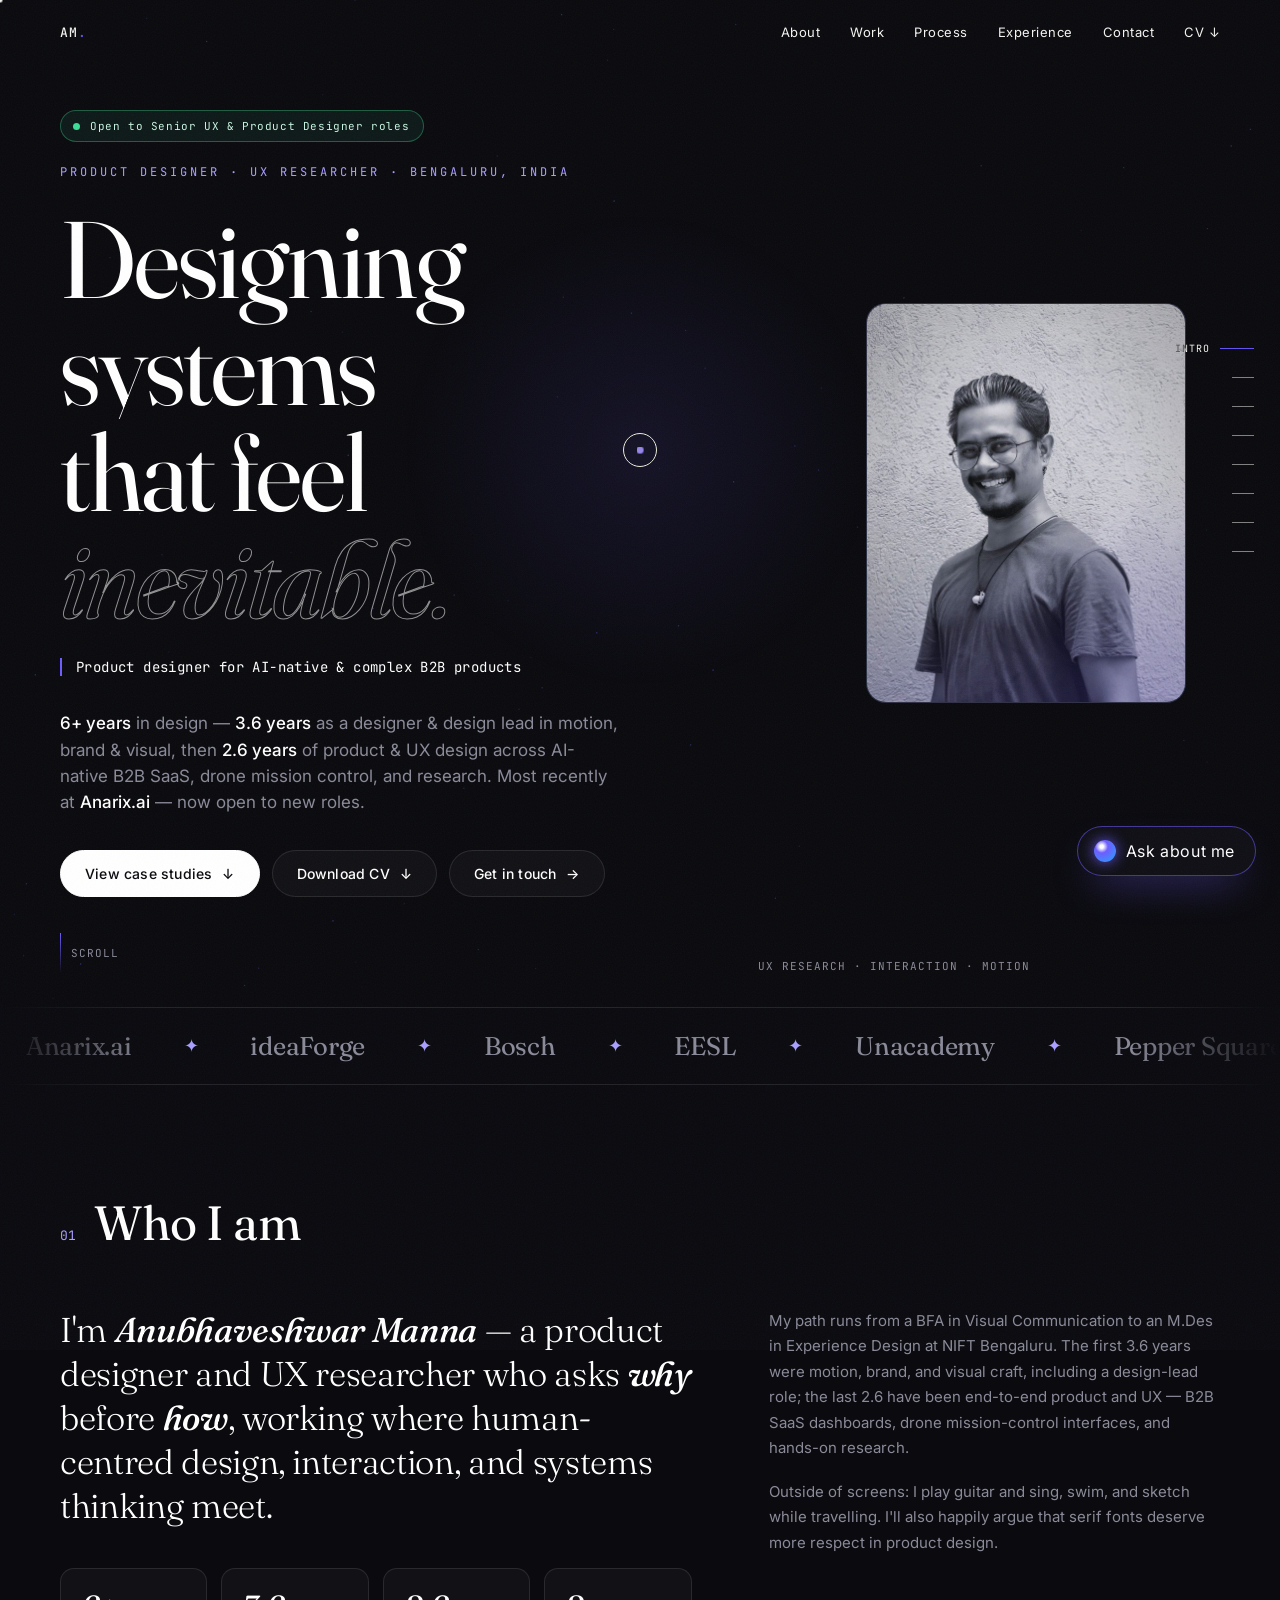
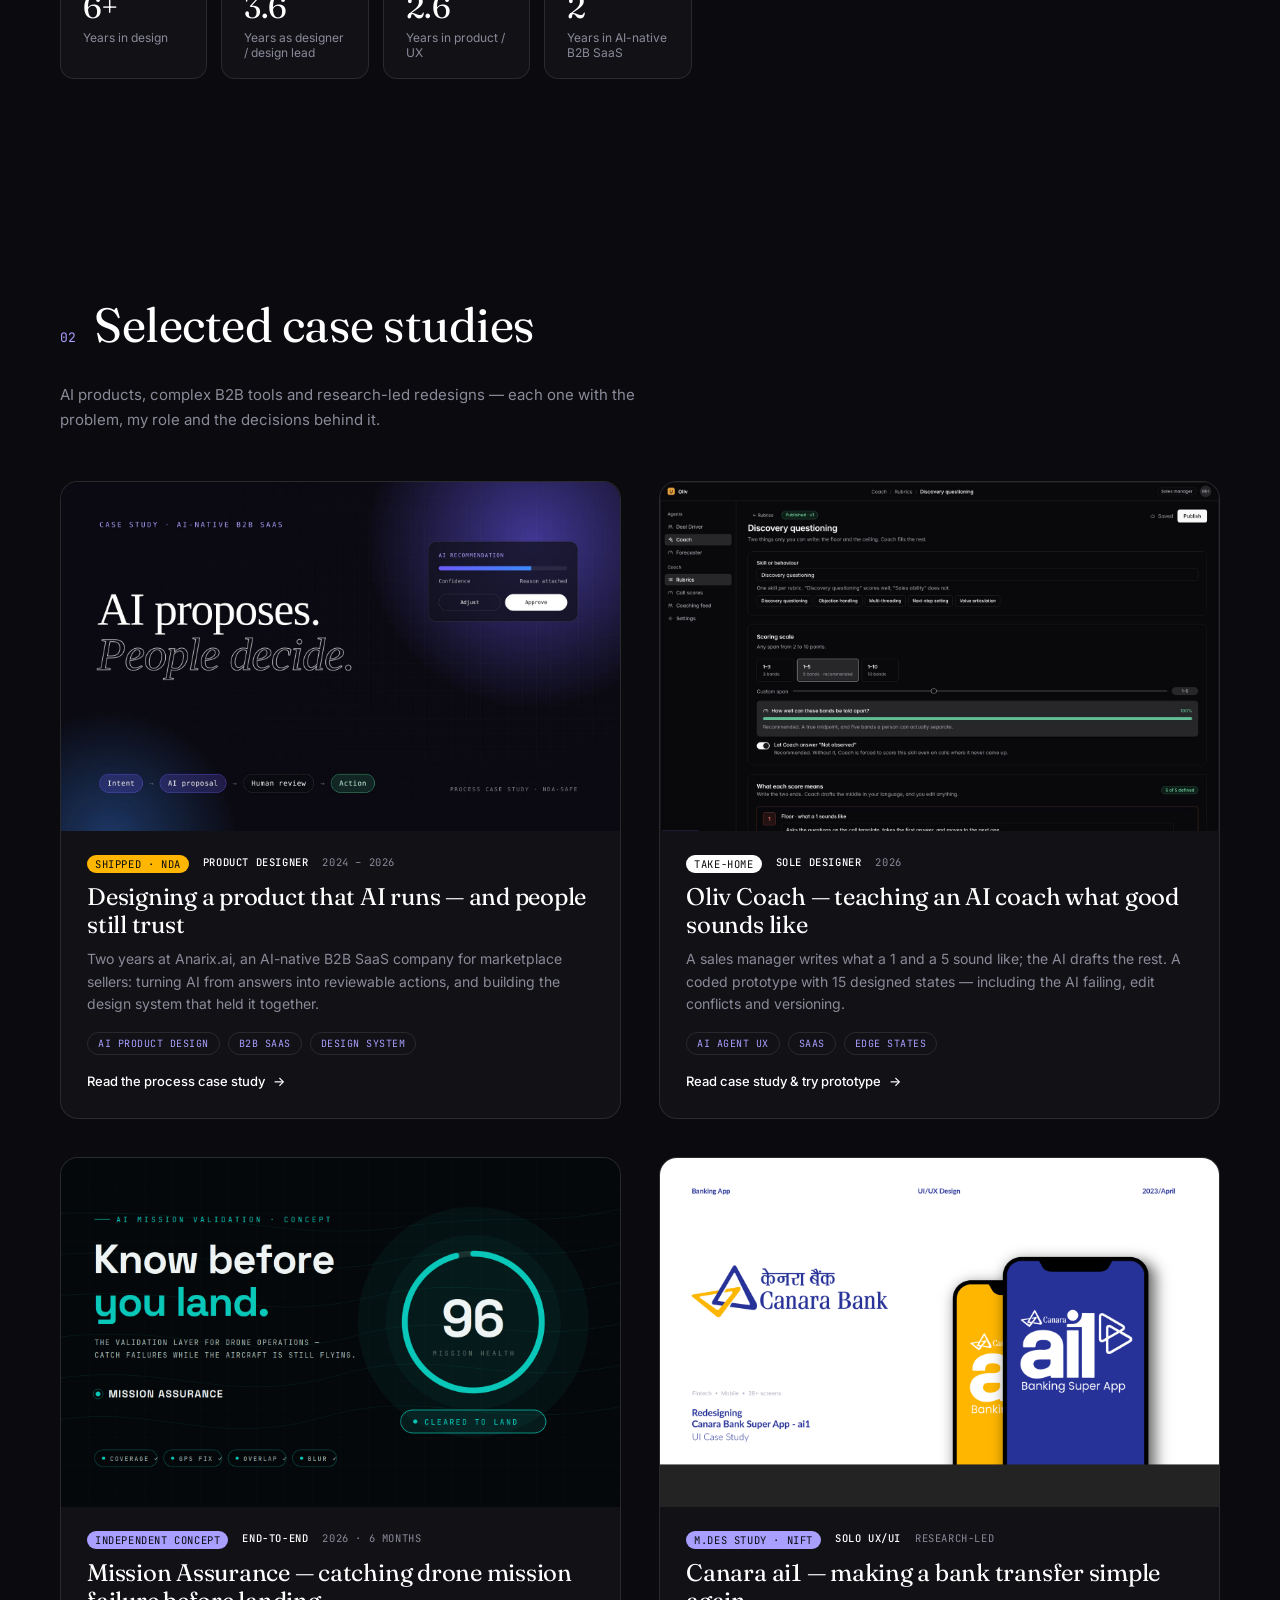
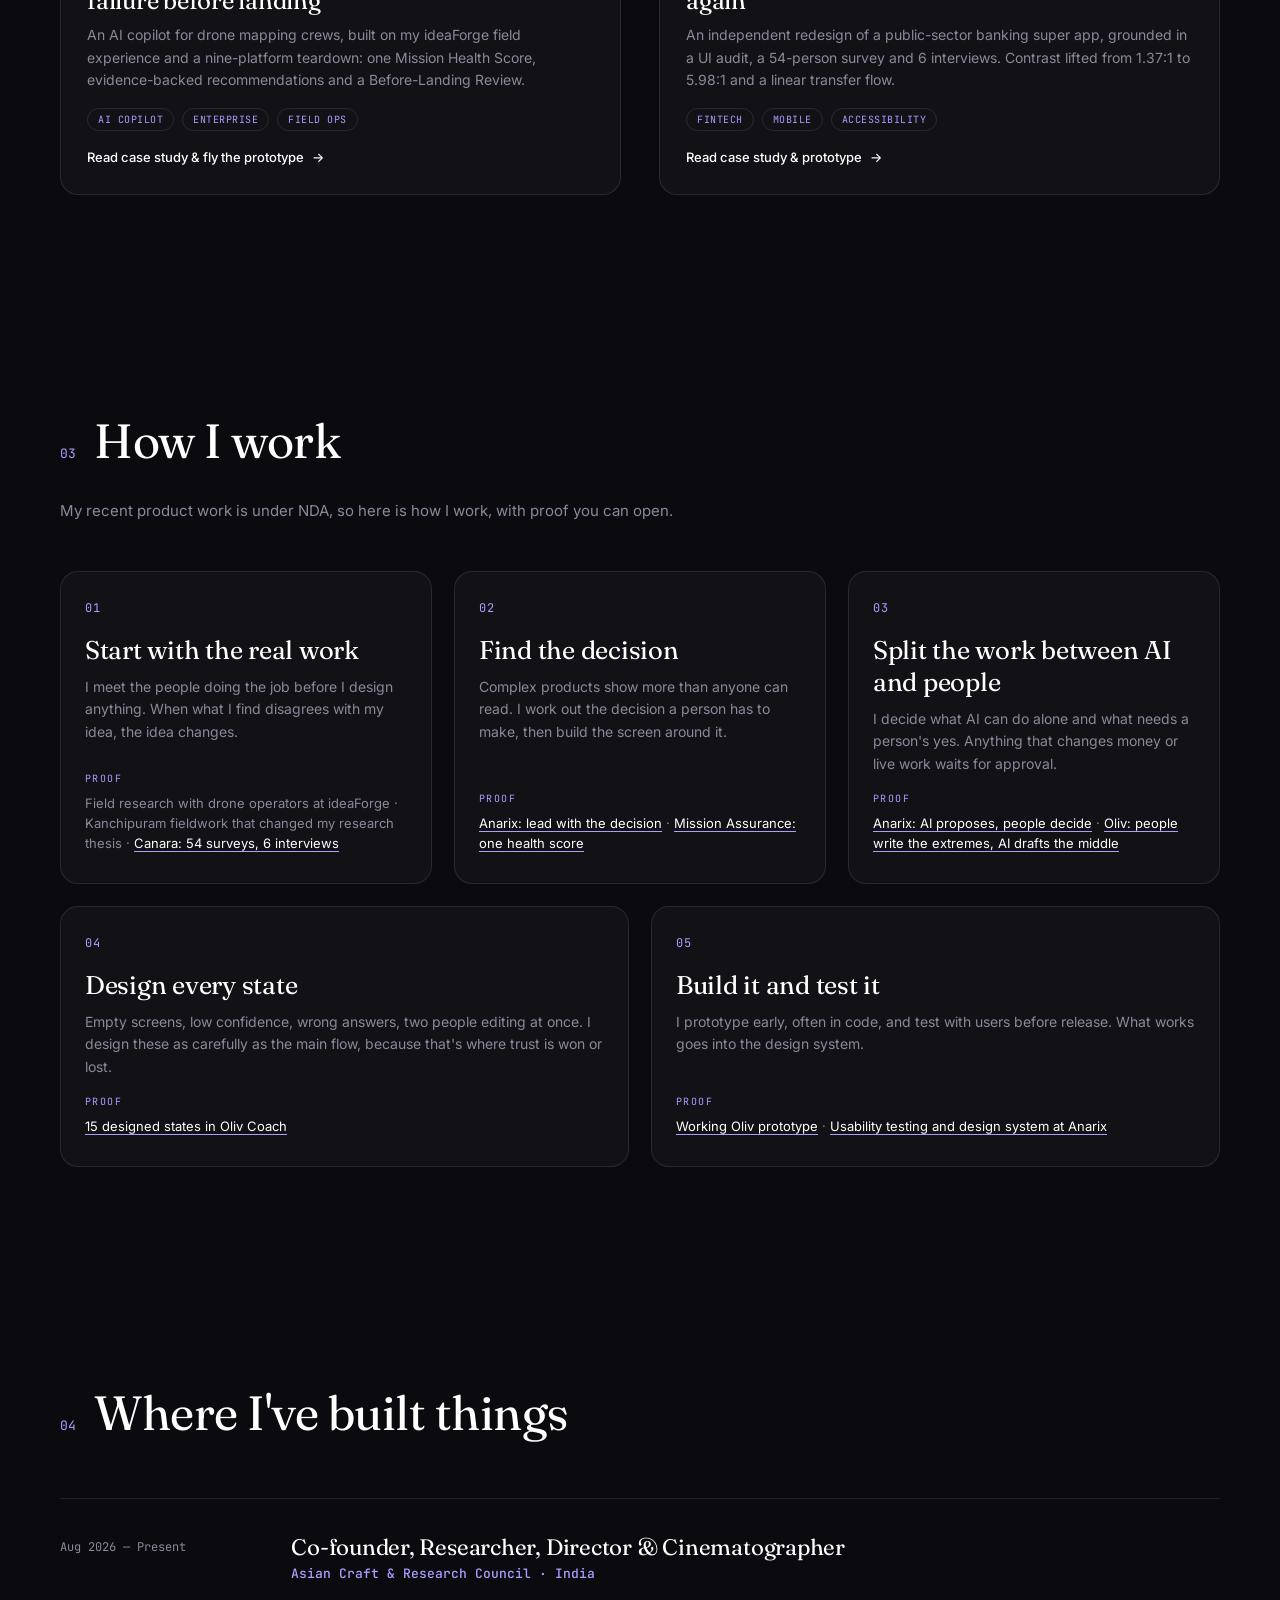
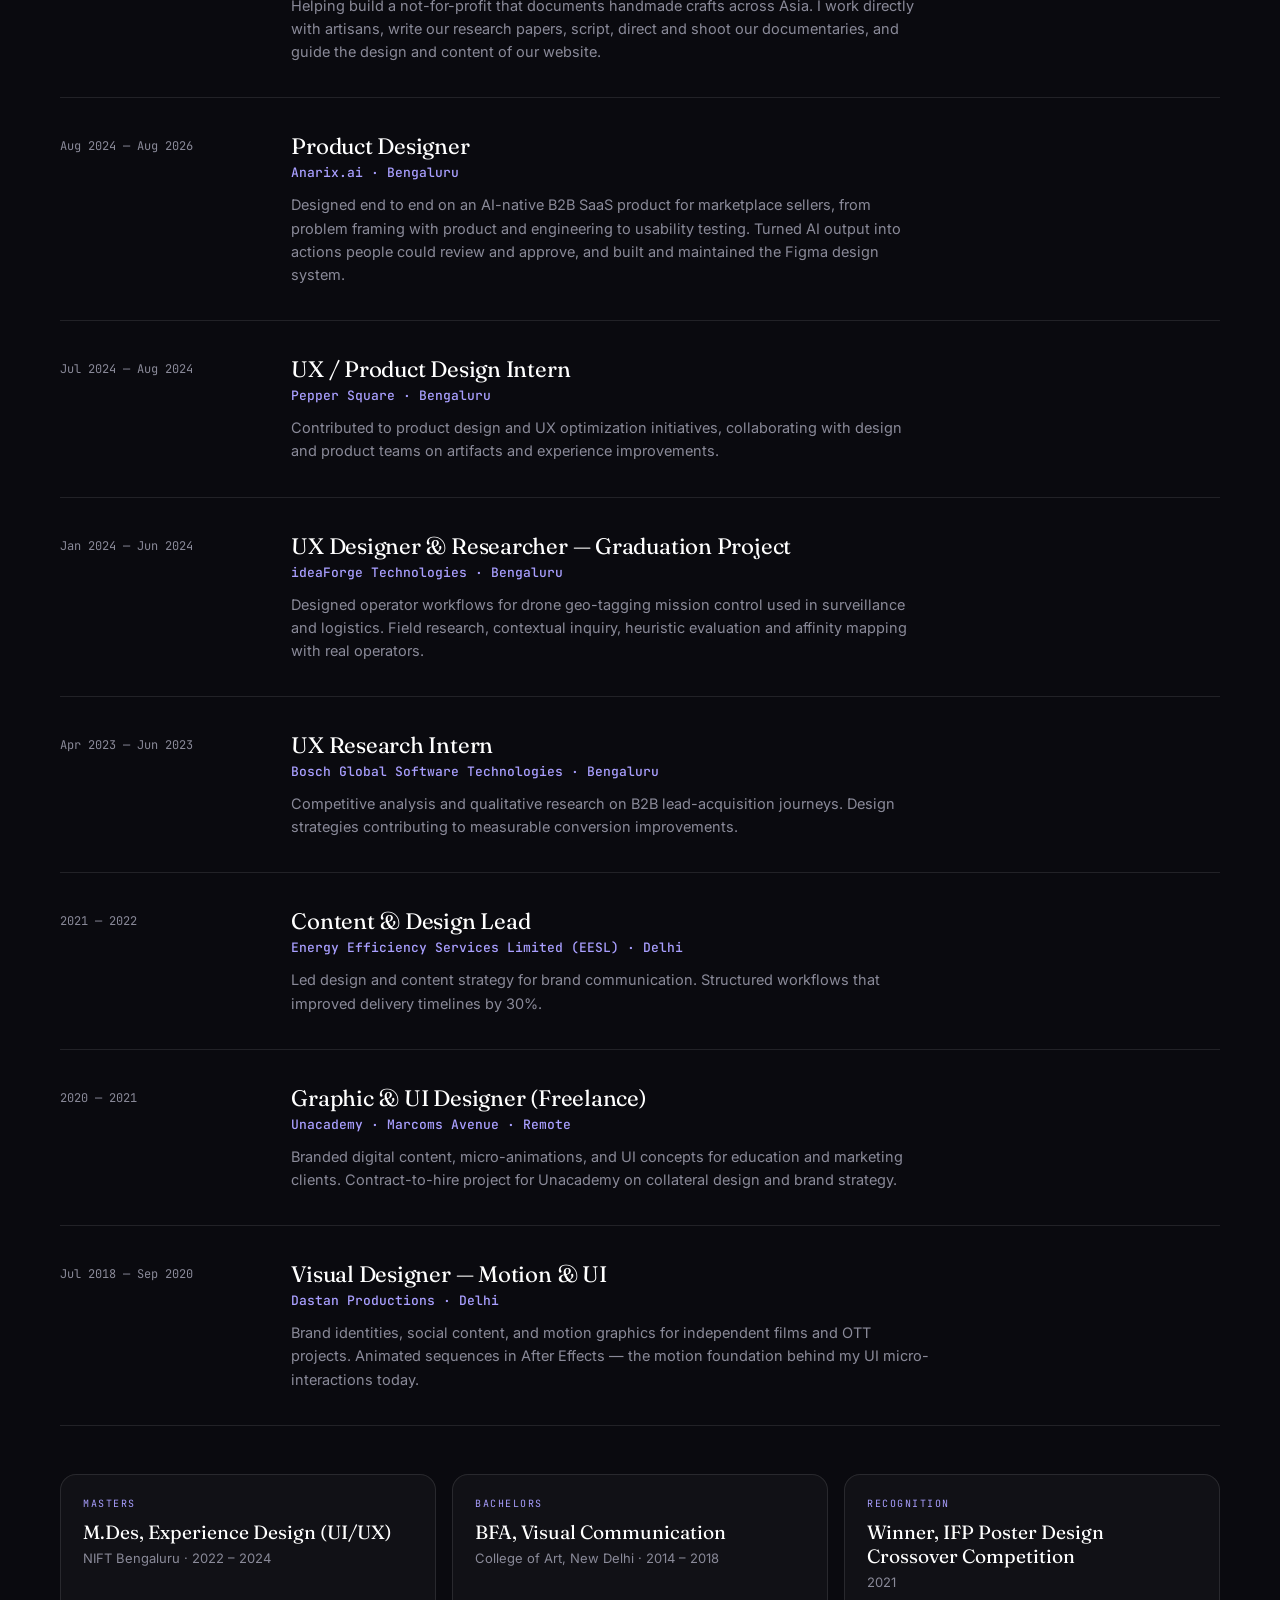
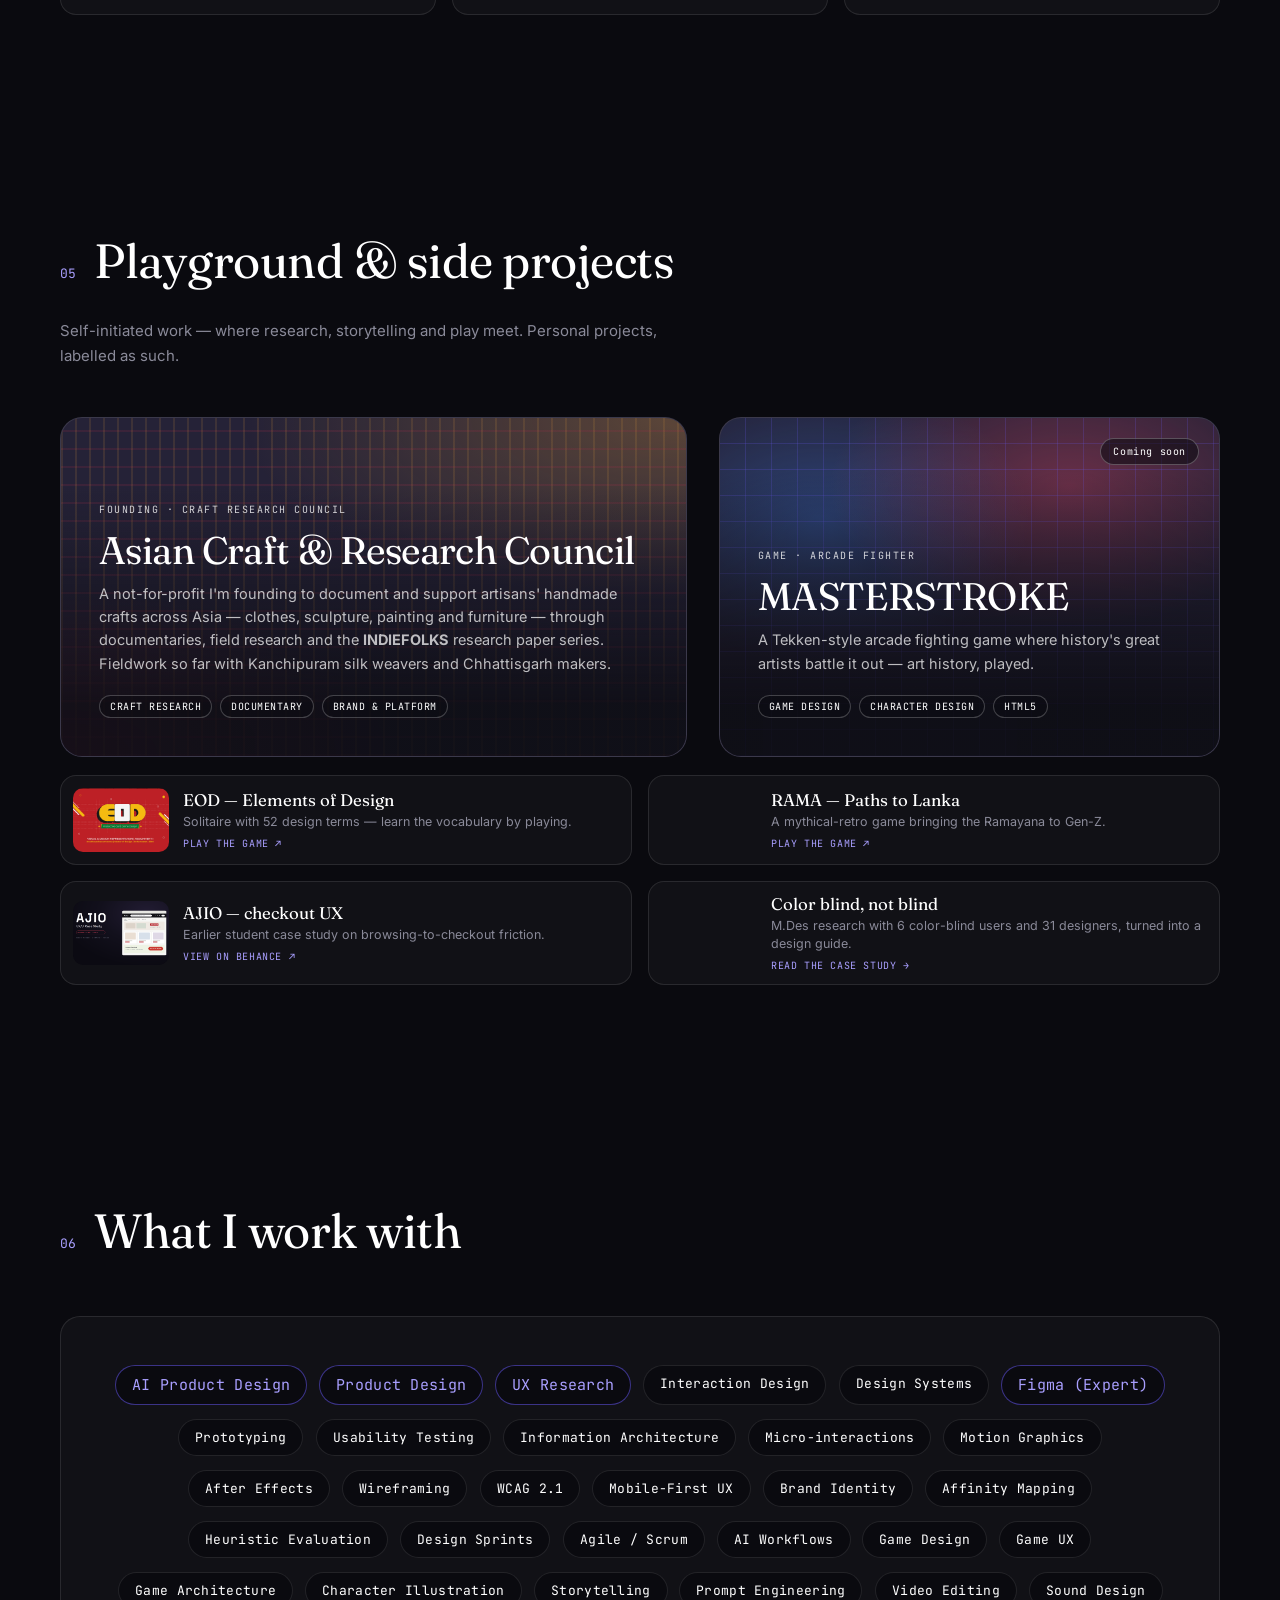
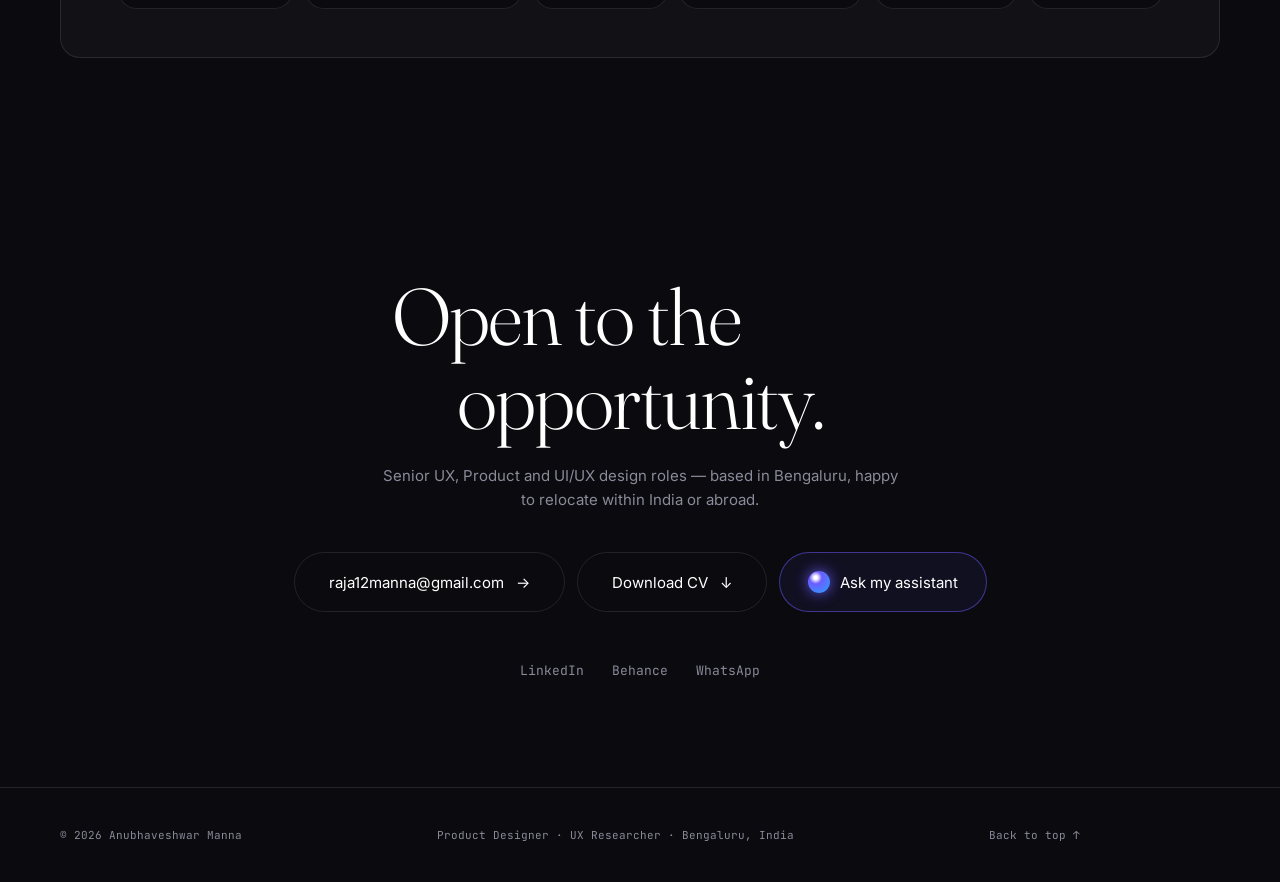
<file: index.html>
<!DOCTYPE html>
<html lang="en">
<head>
<meta charset="UTF-8" />
<meta name="viewport" content="width=device-width, initial-scale=1.0" />
<title>Anubhaveshwar Manna — Product Designer</title>
<meta name="description" content="Anubhaveshwar Manna — Product Designer &amp; UX Researcher based in Bengaluru with 6+ years in design. AI-native B2B SaaS, drone mission control, fintech and games. Open to new roles." />
<meta name="author" content="Anubhaveshwar Manna" />
<meta name="theme-color" content="#0a0a0f" />
<link rel="canonical" href="https://raja12manna-crypto.github.io/anubhav-portfolio/" />
<meta property="og:type" content="website" />
<meta property="og:title" content="Anubhaveshwar Manna — Product Designer" />
<meta property="og:description" content="Product designer &amp; UX researcher, 6+ years in design. Designing systems that feel inevitable." />
<meta property="og:url" content="https://raja12manna-crypto.github.io/anubhav-portfolio/" />
<meta property="og:image" content="https://raja12manna-crypto.github.io/anubhav-portfolio/missionassurance-cover.png" />
<meta name="twitter:card" content="summary_large_image" />
<link rel="icon" href="data:image/svg+xml,%3Csvg xmlns='http://www.w3.org/2000/svg' viewBox='0 0 64 64'%3E%3Crect width='64' height='64' rx='14' fill='%230a0a0f'/%3E%3Ctext x='9' y='42' font-family='Georgia,serif' font-size='30' fill='%23fff'%3EAM%3C/text%3E%3Ccircle cx='53' cy='40' r='4' fill='%236d5cff'/%3E%3C/svg%3E" />
<link rel="preconnect" href="https://fonts.googleapis.com" />
<link rel="preconnect" href="https://fonts.gstatic.com" crossorigin />
<link href="https://fonts.googleapis.com/css2?family=Fraunces:ital,opsz,wght@0,9..144,300;0,9..144,400;0,9..144,500;0,9..144,600;1,9..144,400&family=Inter:wght@300;400;500;600&family=JetBrains+Mono:wght@400;500&display=swap" rel="stylesheet" />
<style>
  :root{
    --accent:#6d5cff;
    --accent-2:#3d8bff;
    --accent-text:#a99fff;
    --serif:'Fraunces',Georgia,serif;
    --sans:'Inter',system-ui,sans-serif;
    --mono:'JetBrains Mono',monospace;
    --ease:cubic-bezier(.22,1,.36,1);
    --bg:#0a0a0f;
    --fg:#ffffff;
    --mute:#8a8a99;
    --line:rgba(255,255,255,.10);
    --card:rgba(255,255,255,.03);
    transition:--bg .35s ease,--fg .35s ease,--mute .35s ease,--line .35s ease,--card .35s ease,--accent-text .35s ease;
  }
  @property --bg{syntax:'<color>';inherits:true;initial-value:#0a0a0f}
  @property --fg{syntax:'<color>';inherits:true;initial-value:#fff}
  @property --mute{syntax:'<color>';inherits:true;initial-value:#8a8a99}
  @property --line{syntax:'<color>';inherits:true;initial-value:rgba(255,255,255,.1)}
  @property --card{syntax:'<color>';inherits:true;initial-value:rgba(255,255,255,.03)}
  @property --accent-text{syntax:'<color>';inherits:true;initial-value:#a99fff}
  *{margin:0;padding:0;box-sizing:border-box}
  html{scroll-behavior:smooth}
  body{
    font-family:var(--sans);
    background:var(--bg);
    color:var(--fg);
    -webkit-font-smoothing:antialiased;
    overflow-x:hidden;
    cursor:none;
  }
  @media (hover:none){body{cursor:auto}}
  a{color:inherit;text-decoration:none}
  ::selection{background:var(--accent);color:#fff}

  .grain{position:fixed;inset:-50%;z-index:9997;pointer-events:none;opacity:.04;
         background-image:url("data:image/svg+xml,%3Csvg xmlns='http://www.w3.org/2000/svg' width='120' height='120'%3E%3Cfilter id='n'%3E%3CfeTurbulence type='fractalNoise' baseFrequency='0.9' numOctaves='2'/%3E%3C/filter%3E%3Crect width='100%25' height='100%25' filter='url(%23n)'/%3E%3C/svg%3E");
         animation:grain 8s steps(6) infinite}
  @keyframes grain{0%{transform:translate(0,0)}20%{transform:translate(-4%,3%)}40%{transform:translate(3%,-4%)}60%{transform:translate(-3%,2%)}80%{transform:translate(4%,-3%)}100%{transform:translate(0,0)}}

  .spotlight{position:fixed;inset:0;z-index:1;pointer-events:none;
             background:radial-gradient(340px circle at var(--mx,50%) var(--my,50%),rgba(109,92,255,.10),transparent 70%);
             transition:background .15s linear}

  .cursor,.cursor-dot{position:fixed;top:0;left:0;pointer-events:none;z-index:9999;border-radius:50%;mix-blend-mode:difference}
  .cursor{width:34px;height:34px;border:1px solid #fff;transform:translate(-50%,-50%);transition:width .3s var(--ease),height .3s var(--ease),background .3s var(--ease)}
  .cursor-dot{width:5px;height:5px;background:#fff;transform:translate(-50%,-50%)}
  .cursor.grow{width:70px;height:70px;background:rgba(255,255,255,.14);border-color:transparent}
  .trail{position:fixed;top:0;left:0;width:7px;height:7px;border-radius:50%;pointer-events:none;z-index:9996;
         background:var(--accent);mix-blend-mode:screen;transform:translate(-50%,-50%)}
  @media (hover:none){.cursor,.cursor-dot,.trail,.spotlight{display:none}}

  .progress{position:fixed;top:0;left:0;height:2px;width:0;background:linear-gradient(90deg,var(--accent),var(--accent-2));z-index:9998}
  .side-nav{position:fixed;right:26px;top:50%;transform:translateY(-50%);z-index:900;display:flex;flex-direction:column;gap:16px;mix-blend-mode:difference}
  .side-nav a{display:flex;align-items:center;gap:10px;justify-content:flex-end;font-family:var(--mono);font-size:10px;letter-spacing:1px;text-transform:uppercase;color:#fff;opacity:.5;transition:opacity .3s var(--ease)}
  .side-nav a .txt{opacity:0;transform:translateX(6px);transition:.3s var(--ease)}
  .side-nav a .tick{width:22px;height:1px;background:#fff;transition:width .3s var(--ease)}
  .side-nav a:hover,.side-nav a.active{opacity:1}
  .side-nav a:hover .txt,.side-nav a.active .txt{opacity:1;transform:none}
  .side-nav a.active .tick{width:34px;background:var(--accent)}
  @media(max-width:820px){.side-nav{display:none}}

  nav{position:fixed;top:0;left:0;right:0;z-index:901;display:flex;justify-content:space-between;align-items:center;
      padding:22px clamp(20px,5vw,60px);mix-blend-mode:difference;transition:transform .5s var(--ease)}
  nav.hide{transform:translateY(-120%)}
  .brand{font-family:var(--mono);font-size:13px;letter-spacing:1px;font-weight:500}
  .nav-links{display:flex;gap:30px;font-size:13px;letter-spacing:.5px}
  .nav-links a{position:relative;padding:2px 0}
  .nav-links a::after{content:'';position:absolute;left:0;bottom:-2px;width:0;height:1px;background:#fff;transition:width .35s var(--ease)}
  .nav-links a:hover::after{width:100%}
  @media(max-width:640px){.nav-links{display:none}}

  .hero{position:relative;min-height:100vh;display:flex;align-items:center;padding:0 clamp(20px,5vw,60px);overflow:hidden}
  #hero-canvas{position:absolute;inset:0;z-index:0;width:100%;height:100%;display:block}
  .hero-inner{position:relative;z-index:3;max-width:1200px;width:100%;margin:0 auto;
              display:grid;grid-template-columns:1.55fr .85fr;gap:clamp(24px,5vw,70px);align-items:center}
  @media(max-width:860px){.hero-inner{grid-template-columns:1fr}}
  .hero-eyebrow{font-family:var(--mono);font-size:12px;letter-spacing:3px;text-transform:uppercase;color:var(--accent-text);margin-bottom:26px;opacity:0;transform:translateY(20px)}
  .hero h1{font-family:var(--serif);font-weight:400;line-height:.98;letter-spacing:-.02em;font-size:clamp(2.7rem,8.5vw,7.6rem)}
  .hero h1 .line{display:block;overflow:hidden}
  .hero h1 .line span.inner{display:block;transform:translateY(110%)}
  .hero h1 em{font-style:italic;color:transparent;-webkit-text-stroke:1px rgba(255,255,255,.55)}
  .hero h1 .word{display:inline-block;transition:transform .3s var(--ease)}
  .hero-sub{margin-top:34px;font-size:clamp(14px,1.4vw,17px);color:var(--mute);max-width:560px;line-height:1.55;opacity:0;transform:translateY(20px)}
  .hero-sub strong{color:var(--fg);font-weight:500}

  .hero-photo{position:relative;justify-self:center;width:min(320px,72vw);aspect-ratio:4/5;border-radius:20px;overflow:hidden;
              border:1px solid var(--line);background:linear-gradient(150deg,#1a1830,#101a2e);opacity:0;transform:translateY(28px) scale(.97);will-change:transform}
  .hero-photo img{width:100%;height:100%;object-fit:cover;display:block}
  .hero-photo .ph{position:absolute;inset:0;display:flex;flex-direction:column;align-items:center;justify-content:center;gap:8px;
                  font-family:var(--mono);font-size:11px;letter-spacing:1px;color:#8b88bf;text-align:center;padding:20px}
  .hero-photo::after{content:'';position:absolute;inset:0;background:linear-gradient(160deg,transparent 55%,rgba(109,92,255,.22));pointer-events:none}

  .hero-meta{position:absolute;bottom:34px;left:clamp(20px,5vw,60px);right:clamp(20px,5vw,60px);z-index:3;display:flex;justify-content:space-between;align-items:flex-end;font-family:var(--mono);font-size:11px;letter-spacing:1px;color:var(--mute);opacity:0}
  .scroll-cue{display:flex;align-items:center;gap:10px}
  .scroll-cue .bar{width:1px;height:40px;background:linear-gradient(var(--accent),transparent);position:relative;overflow:hidden}
  .scroll-cue .bar::after{content:'';position:absolute;top:-40px;left:0;width:1px;height:40px;background:var(--fg);animation:drop 2s var(--ease) infinite}
  @keyframes drop{to{top:40px}}

  .section{position:relative;z-index:2;padding:clamp(80px,12vh,150px) clamp(20px,5vw,60px)}
  .wrap{max-width:1200px;margin:0 auto}
  .sec-head{display:flex;align-items:baseline;gap:18px;margin-bottom:56px}
  .sec-num{font-family:var(--mono);font-size:13px;color:var(--accent-text)}
  .sec-title{font-family:var(--serif);font-weight:400;font-size:clamp(1.8rem,4vw,3rem);letter-spacing:-.01em;color:var(--fg)}

  .about-grid{display:grid;grid-template-columns:1.4fr 1fr;gap:clamp(30px,6vw,90px);align-items:start}
  @media(max-width:820px){.about-grid{grid-template-columns:1fr}}
  .about-lead{font-family:var(--serif);font-size:clamp(1.4rem,3vw,2.15rem);line-height:1.28;font-weight:300;letter-spacing:-.01em;color:var(--fg)}
  .about-lead b{font-weight:500;font-style:italic}
  .about-body{font-size:15px;line-height:1.7;color:var(--mute)}
  .about-body p+p{margin-top:18px}
  .stat-row{display:flex;flex-wrap:wrap;gap:14px;margin-top:40px}
  .stat{border:1px solid var(--line);border-radius:14px;padding:18px 22px;min-width:130px;flex:1;background:var(--card);transition:transform .4s var(--ease),border-color .4s var(--ease)}
  .stat:hover{transform:translateY(-4px);border-color:var(--accent)}
  .stat .n{font-family:var(--serif);font-size:2rem;letter-spacing:-.02em;color:var(--fg)}
  .stat .l{font-size:12px;color:var(--mute);margin-top:4px}

  .proj-list{display:grid;grid-template-columns:1fr 1fr;gap:clamp(20px,3vw,40px);perspective:1200px}
  @media(max-width:820px){.proj-list{grid-template-columns:1fr}}
  .proj{display:block;position:relative;border:1px solid var(--line);border-radius:18px;overflow:hidden;background:var(--card);transform-style:preserve-3d;transition:transform .25s var(--ease),box-shadow .4s var(--ease),border-color .4s var(--ease);cursor:pointer}
  a.proj:focus-visible{outline:2px solid var(--accent);outline-offset:3px}
  @media(hover:none){.proj:active{transform:scale(.98);transition:transform .1s}}
  @media(max-width:820px){.proj-body{padding:22px 20px 26px}.proj-link{margin-top:22px;font-size:14px}}
  .proj:hover{box-shadow:0 40px 80px -40px rgba(80,70,180,.5);border-color:rgba(109,92,255,.4)}
  .proj-media{aspect-ratio:16/10;position:relative;overflow:hidden;transform:translateZ(30px);background:linear-gradient(135deg,#1a1830,#12203a);display:flex;align-items:center;justify-content:center}
  .proj-media img{width:100%;height:100%;object-fit:cover;display:block}
  .proj-media .ph{font-family:var(--mono);font-size:11px;letter-spacing:1px;color:#8b88bf;text-transform:uppercase;text-align:center;padding:0 20px}
  .proj-media .blob{position:absolute;width:60%;height:60%;border-radius:50%;filter:blur(45px);opacity:.55;background:radial-gradient(circle,var(--accent),transparent 70%);transition:transform .8s var(--ease)}
  .proj:hover .proj-media .blob{transform:scale(1.4) rotate(30deg)}
  .proj-body{padding:24px 26px 28px;transform:translateZ(45px)}
  .proj-tags{display:flex;gap:8px;flex-wrap:wrap;margin-bottom:14px}
  .proj-tags span{font-family:var(--mono);font-size:10px;letter-spacing:.5px;text-transform:uppercase;color:var(--accent-text);border:1px solid var(--line);border-radius:100px;padding:4px 10px}
  .proj h3{font-family:var(--serif);font-weight:400;font-size:1.5rem;letter-spacing:-.01em;line-height:1.15;color:var(--fg)}
  .proj p{font-size:14px;line-height:1.6;color:var(--mute);margin-top:10px}
  .proj-link{display:inline-flex;align-items:center;gap:8px;margin-top:18px;font-size:13px;font-weight:500;color:var(--fg)}
  .proj-link .arw{transition:transform .35s var(--ease)}
  .proj:hover .proj-link .arw{transform:translateX(6px)}
  .proj-link.soon{color:var(--mute);cursor:default}
  .badge-soon{position:absolute;top:14px;right:14px;font-family:var(--mono);font-size:10px;letter-spacing:.5px;background:rgba(10,10,15,.7);color:#fff;padding:5px 10px;border-radius:100px;z-index:4;transform:translateZ(60px);border:1px solid var(--line)}

  .exp-item{display:grid;grid-template-columns:180px 1fr;gap:clamp(20px,4vw,60px);padding:34px 0;border-top:1px solid var(--line);transition:padding-left .4s var(--ease)}
  .exp-item:hover{padding-left:12px}
  .exp-item:last-child{border-bottom:1px solid var(--line)}
  @media(max-width:720px){.exp-item{grid-template-columns:1fr;gap:8px}}
  .exp-when{font-family:var(--mono);font-size:12px;color:var(--mute);padding-top:6px}
  .exp-role{font-family:var(--serif);font-size:1.4rem;font-weight:400;letter-spacing:-.01em;color:var(--fg)}
  .exp-co{font-size:13px;color:var(--accent-text);margin-top:4px;font-weight:500;font-family:var(--mono)}
  .exp-desc{font-size:14.5px;line-height:1.6;color:var(--mute);margin-top:12px;max-width:640px}

  .skills-cloud{position:relative;border:1px solid var(--line);border-radius:20px;overflow:hidden;background:var(--card);display:flex;flex-wrap:wrap;justify-content:center;align-content:center;gap:14px 12px;padding:clamp(28px,4vw,48px)}
  .chip{position:relative;font-family:var(--mono);font-size:13px;letter-spacing:.3px;padding:9px 16px;border-radius:100px;border:1px solid var(--line);color:var(--fg);white-space:nowrap;background:var(--bg);transition:transform .3s var(--ease),border-color .3s var(--ease),color .3s var(--ease);will-change:transform}
  .chip[data-w="1"]{color:var(--accent-text);border-color:rgba(109,92,255,.5);font-size:15px}
  .chip:hover{border-color:var(--accent);color:var(--accent-text)}
  @media(max-width:640px){.skills-cloud{padding:20px;gap:10px;justify-content:flex-start}.chip{transform:none!important}}

  .contact{text-align:center}
  .contact-head{font-family:var(--serif);font-weight:300;font-size:clamp(2rem,7vw,5rem);line-height:1.05;letter-spacing:-.02em;max-width:14ch;margin:0 auto;color:var(--fg)}
  .contact-head em{font-style:italic;color:transparent;-webkit-text-stroke:1px currentColor}
  .mail-btn{display:inline-flex;align-items:center;gap:12px;margin-top:44px;padding:18px 34px;border:1px solid var(--line);border-radius:100px;font-size:15px;color:var(--fg);transition:background .4s var(--ease),color .4s var(--ease),transform .4s var(--ease)}
  .mail-btn:hover{background:var(--fg);color:var(--bg)}
  .socials{display:flex;gap:28px;justify-content:center;margin-top:50px;font-size:13px;font-family:var(--mono);color:var(--mute)}
  .socials a{transition:color .3s var(--ease)}
  .socials a:hover{color:var(--fg)}
  footer{position:relative;z-index:2;padding:40px clamp(20px,5vw,60px);display:flex;justify-content:space-between;flex-wrap:wrap;gap:12px;font-family:var(--mono);font-size:11px;color:var(--mute);border-top:1px solid var(--line)}

  .reveal{opacity:0;transform:translateY(38px);transition:opacity .9s var(--ease),transform .9s var(--ease)}
  .reveal.in{opacity:1;transform:none}
  .reveal[data-d="1"]{transition-delay:.08s}.reveal[data-d="2"]{transition-delay:.16s}.reveal[data-d="3"]{transition-delay:.24s}


  /* ---------- upgrade: shared ---------- */
  :focus-visible{outline:2px solid var(--accent);outline-offset:3px;border-radius:4px}
  .skip{position:fixed;left:16px;top:-60px;z-index:10000;background:var(--accent);color:#fff;padding:10px 16px;border-radius:10px;font-size:13px;transition:top .3s var(--ease)}
  .skip:focus{top:16px}
  @keyframes fadeUp{from{opacity:0;transform:translateY(18px)}to{opacity:1;transform:none}}

  /* hero status + CTAs */
  .status-pill{display:inline-flex;align-items:center;gap:10px;padding:8px 14px 8px 12px;border:1px solid rgba(61,220,151,.35);border-radius:100px;
               background:rgba(61,220,151,.07);font-family:var(--mono);font-size:11px;letter-spacing:.6px;color:#c9f5e1;margin-bottom:22px;
               animation:fadeUp .9s var(--ease) .35s both}
  .status-pill .dot{width:7px;height:7px;border-radius:50%;background:#3ddc97;box-shadow:0 0 0 0 rgba(61,220,151,.6);animation:ping 2.2s infinite}
  @keyframes ping{0%{box-shadow:0 0 0 0 rgba(61,220,151,.55)}70%{box-shadow:0 0 0 9px rgba(61,220,151,0)}100%{box-shadow:0 0 0 0 rgba(61,220,151,0)}}
  .hero-cta{display:flex;flex-wrap:wrap;gap:12px;margin-top:34px;animation:fadeUp .9s var(--ease) 1s both}
  .btn{display:inline-flex;align-items:center;gap:10px;padding:14px 24px;border-radius:100px;font-size:14px;font-weight:500;letter-spacing:.2px;
       border:1px solid var(--line);transition:background .35s var(--ease),color .35s var(--ease),border-color .35s var(--ease),transform .35s var(--ease)}
  .btn .arw{transition:transform .35s var(--ease)}
  .btn:hover .arw{transform:translateX(4px)}
  .btn-primary{background:#fff;color:#0a0a0f;border-color:#fff}
  .btn-primary:hover{background:var(--accent);border-color:var(--accent);color:#fff}
  .btn-ghost{color:var(--fg);background:rgba(255,255,255,.03)}
  .btn-ghost:hover{border-color:var(--accent);background:rgba(109,92,255,.12)}
  .hero{padding-top:110px;padding-bottom:110px}
  .hero-meta .disc{margin-right:190px}
  footer{padding-right:200px}
  @media(max-width:640px){footer{padding-right:clamp(20px,5vw,60px);padding-bottom:96px}}
  @media(max-width:640px){.hero-meta .disc{display:none}.hero-meta{bottom:22px}}

  /* marquee */
  .marquee{position:relative;z-index:2;overflow:hidden;border-top:1px solid var(--line);border-bottom:1px solid var(--line);padding:22px 0;
           -webkit-mask-image:linear-gradient(90deg,transparent,#000 12%,#000 88%,transparent);mask-image:linear-gradient(90deg,transparent,#000 12%,#000 88%,transparent)}
  .marquee-track{display:flex;gap:0;width:max-content;animation:marq 38s linear infinite}
  .marquee:hover .marquee-track{animation-play-state:paused}
  .marquee-track span{font-family:var(--serif);font-size:clamp(1.15rem,2.2vw,1.6rem);letter-spacing:-.01em;color:var(--mute);white-space:nowrap;padding:0 26px;display:flex;align-items:center;gap:52px}
  .marquee-track span::after{content:'✦';font-size:.7em;color:var(--accent-text)}
  .marquee-label{position:absolute;left:clamp(20px,5vw,60px);top:-9px;font-family:var(--mono);font-size:10px;letter-spacing:2px;color:var(--accent-text);background:var(--bg);padding:0 8px;text-transform:uppercase;z-index:2}
  @keyframes marq{to{transform:translateX(-50%)}}

  /* process */
  .process{display:grid;grid-template-columns:repeat(6,1fr);gap:clamp(14px,2vw,22px);list-style:none}
  .process .step{grid-column:span 2;display:flex;flex-direction:column}
  .process .step:nth-child(n+4){grid-column:span 3}
  @media(max-width:980px){.process{grid-template-columns:1fr 1fr}.process .step,.process .step:nth-child(n+4){grid-column:auto}.process .step:last-child{grid-column:1/-1}}
  @media(max-width:560px){.process{grid-template-columns:1fr}.process .step:last-child{grid-column:auto}}
  .step{position:relative;border:1px solid var(--line);border-radius:18px;padding:28px 24px 30px;background:var(--card);overflow:hidden;
        transition:transform .45s var(--ease),border-color .45s var(--ease)}
  .step::before{content:'';position:absolute;left:0;top:0;height:2px;width:0;background:linear-gradient(90deg,var(--accent),var(--accent-2));transition:width .6s var(--ease)}
  .step:hover{transform:translateY(-6px);border-color:rgba(109,92,255,.45)}
  .step:hover::before{width:100%}
  .step-n{font-family:var(--mono);font-size:12px;color:var(--accent-text);letter-spacing:1px}
  .step h3{font-family:var(--serif);font-weight:400;font-size:1.6rem;letter-spacing:-.01em;margin:18px 0 10px;color:var(--fg)}
  .step p{font-size:14px;line-height:1.6;color:var(--mute)}
  .step .step-proof{margin-top:auto;padding-top:16px;font-size:13px;line-height:1.55}
  .step .step-proof span{display:block;font-family:var(--mono);font-size:10px;letter-spacing:1.4px;text-transform:uppercase;color:var(--accent-text);margin-bottom:6px}
  .step .step-proof a{color:var(--fg);text-decoration:underline;text-decoration-color:var(--accent-text);text-underline-offset:3px}
  .step ul{list-style:none;display:flex;flex-wrap:wrap;gap:6px;margin-top:18px}
  .step li{font-family:var(--mono);font-size:10px;letter-spacing:.4px;text-transform:uppercase;color:var(--fg);opacity:.75;border:1px solid var(--line);border-radius:100px;padding:4px 9px}
  .sec-lead{font-size:15px;line-height:1.7;color:var(--mute);max-width:620px;margin:-28px 0 48px}

  /* education & recognition */
  .edu{display:grid;grid-template-columns:repeat(3,1fr);gap:16px;margin-top:48px}
  @media(max-width:860px){.edu{grid-template-columns:1fr}}
  .edu-card{border:1px solid var(--line);border-radius:16px;padding:22px 22px 24px;background:var(--card)}
  .edu-k{font-family:var(--mono);font-size:10px;letter-spacing:1.5px;text-transform:uppercase;color:var(--accent-text)}
  .edu-t{font-family:var(--serif);font-size:1.2rem;margin-top:10px;line-height:1.25;color:var(--fg)}
  .edu-s{font-size:13px;color:var(--mute);margin-top:6px}

  /* beyond the brief */
  .beyond{display:grid;grid-template-columns:1.25fr 1fr;gap:clamp(18px,3vw,32px)}
  @media(max-width:860px){.beyond{grid-template-columns:1fr}}
  .b-card{position:relative;border:1px solid var(--line);border-radius:22px;overflow:hidden;background:#252237;padding:clamp(26px,3vw,38px);min-height:340px;
          display:flex;flex-direction:column;justify-content:flex-end;isolation:isolate}
  .b-art{position:absolute;inset:0;z-index:-1;opacity:.9;transition:transform 1.2s var(--ease)}
  .b-card:hover .b-art{transform:scale(1.06)}
  .b-craft .b-art{background:
      repeating-linear-gradient(90deg,rgba(214,150,60,.16) 0 2px,transparent 2px 14px),
      repeating-linear-gradient(0deg,rgba(176,46,74,.18) 0 2px,transparent 2px 18px),
      radial-gradient(120% 90% at 100% 0%,rgba(214,150,60,.35),transparent 60%),
      radial-gradient(90% 80% at 0% 100%,rgba(176,46,74,.35),transparent 60%);}
  .b-craft .b-art::after{content:'';position:absolute;inset:0;background:linear-gradient(180deg,transparent 20%,rgba(10,10,15,.85) 85%)}
  .b-game .b-art{background:
      linear-gradient(transparent 0 calc(100% - 1px),rgba(109,92,255,.22) 0) 0 0/100% 26px,
      linear-gradient(90deg,transparent 0 calc(100% - 1px),rgba(109,92,255,.22) 0) 0 0/26px 100%,
      radial-gradient(80% 70% at 70% 20%,rgba(255,77,109,.35),transparent 60%),
      radial-gradient(70% 70% at 20% 30%,rgba(61,139,255,.35),transparent 60%);}
  .b-game .b-art::after{content:'';position:absolute;inset:0;background:linear-gradient(180deg,transparent 15%,rgba(10,10,15,.88) 85%)}
  .b-kicker{font-family:var(--mono);font-size:10px;letter-spacing:1.5px;text-transform:uppercase;color:#fff;opacity:.8;display:flex;gap:10px;align-items:center}
  .b-card h3{font-family:var(--serif);font-weight:400;font-size:clamp(1.7rem,3vw,2.4rem);letter-spacing:-.015em;line-height:1.05;margin:14px 0 12px;color:#fff}
  .b-card p{font-size:14.5px;line-height:1.6;color:rgba(255,255,255,.72);max-width:520px}
  .b-tags{display:flex;flex-wrap:wrap;gap:8px;margin-top:20px}
  .b-tags span{font-family:var(--mono);font-size:10px;letter-spacing:.5px;text-transform:uppercase;color:#fff;border:1px solid rgba(255,255,255,.22);border-radius:100px;padding:4px 10px;background:rgba(10,10,15,.35)}
  .b-soon{position:absolute;top:20px;right:20px;font-family:var(--mono);font-size:10px;letter-spacing:.6px;color:#fff;padding:6px 12px;border-radius:100px;border:1px solid rgba(255,255,255,.25);background:rgba(10,10,15,.55)}

  /* positioning line */
  .hero-pos{font-family:var(--mono);font-size:clamp(12px,1.2vw,14px);letter-spacing:.4px;color:var(--fg);margin-top:26px;padding-left:14px;border-left:2px solid var(--accent);opacity:0;animation:fadeUp .9s var(--ease) .7s both}
  /* case study card meta */
  .proj-body p + .proj-tags{margin:16px 0 0}
  .proj-meta{display:flex;flex-wrap:wrap;gap:6px 14px;font-family:var(--mono);font-size:10.5px;letter-spacing:.6px;text-transform:uppercase;color:var(--mute);margin-bottom:10px}
  .proj-meta b{color:var(--fg);font-weight:500}
  .proj-meta .lbl{color:#0a0a0f;background:#fff;border-radius:100px;padding:2px 8px}
  .proj-meta .lbl.nda{background:#ffb600}
  .proj-meta .lbl.cpt{background:#a99fff}
  /* playground mini cards */
  .mini{display:grid;grid-template-columns:repeat(2,1fr);gap:16px;margin-top:18px}
  @media(max-width:860px){.mini{grid-template-columns:1fr}}
  .mini a{display:grid;grid-template-columns:96px 1fr;gap:14px;align-items:center;padding:12px;border:1px solid var(--line);border-radius:16px;background:var(--card);transition:border-color .35s var(--ease),transform .35s var(--ease)}
  .mini a:hover{border-color:rgba(109,92,255,.5);transform:translateY(-3px)}
  .mini img{width:96px;height:64px;object-fit:cover;border-radius:10px;display:block}
  .mini b{display:block;font-family:var(--serif);font-weight:400;font-size:1.05rem;color:var(--fg);line-height:1.2}
  .mini span{display:block;font-size:12.5px;color:var(--mute);margin-top:3px;line-height:1.45}
  .mini small{display:block;font-family:var(--mono);font-size:10px;letter-spacing:.6px;text-transform:uppercase;color:var(--accent-text);margin-top:6px}

  /* testimonials */
  .quotes{display:grid;grid-template-columns:repeat(auto-fit,minmax(280px,1fr));gap:18px}
  .quote{border:1px solid var(--line);border-radius:18px;padding:28px 26px;background:var(--card)}
  .quote p{font-family:var(--serif);font-size:1.25rem;line-height:1.4;letter-spacing:-.01em;color:var(--fg)}
  .quote p::before{content:'“';color:var(--accent-text);margin-right:2px}.quote p::after{content:'”';color:var(--accent-text)}
  .quote .who{margin-top:18px;font-size:13px;color:var(--mute)}.quote .who b{display:block;color:var(--fg);font-weight:500;font-size:14px}

  /* contact extras */
  .contact-sub{margin:22px auto 0;max-width:520px;font-size:15px;line-height:1.6;color:var(--mute)}
  .contact-actions{display:flex;flex-wrap:wrap;gap:12px;justify-content:center;margin-top:40px}
  .contact-actions .mail-btn{margin-top:0}
  .ask-btn{display:inline-flex;align-items:center;gap:10px;padding:18px 28px;border-radius:100px;border:1px solid rgba(109,92,255,.5);background:rgba(109,92,255,.08);
           color:var(--fg);font:inherit;font-size:15px;cursor:pointer;transition:background .4s var(--ease),color .4s var(--ease)}
  .ask-btn:hover{background:var(--accent);color:#fff}
  .to-top{display:inline-flex;align-items:center;gap:6px}
  .to-top:hover{color:var(--fg)}

  @media(prefers-reduced-motion:reduce){
    .marquee-track{animation:none}
    *{animation:none!important;transition:none!important}
    .reveal{opacity:1;transform:none}.hero h1 .line span.inner{transform:none}
    body{cursor:auto}.cursor,.cursor-dot,.trail,.spotlight,.grain{display:none}
    .hero-photo,.hero-eyebrow,.hero-sub,.hero-meta{opacity:1;transform:none}
  }

  /* ---------- Ask-Anubhav assistant ---------- */
  .am-ai{--ai-bg:#101017;--ai-fg:#f4f4f8;--ai-mute:#9a9aab;--ai-line:rgba(255,255,255,.11);--ai-card:rgba(255,255,255,.05);
         position:fixed;right:24px;bottom:24px;z-index:9000;font-family:var(--sans)}
  .am-ai button,.am-ai input{font:inherit;color:inherit}
  .am-ai .am-ai-btn{color:#fff}.am-ai .am-chip{color:#d9d5ff}.am-ai .am-chip:hover,.am-ai .am-chip:focus-visible{color:#fff}.am-ai .am-send{color:#fff}.am-ai .am-close{color:var(--ai-fg)}
  .am-ai-btn{display:flex;align-items:center;gap:10px;padding:13px 20px 13px 16px;border-radius:100px;border:1px solid rgba(109,92,255,.55);
             background:rgba(16,16,23,.88);backdrop-filter:blur(14px);-webkit-backdrop-filter:blur(14px);color:#fff;cursor:pointer;
             font-family:var(--mono);font-size:12px;letter-spacing:.6px;box-shadow:0 18px 40px -18px rgba(109,92,255,.7);
             transition:transform .35s var(--ease),border-color .35s var(--ease),box-shadow .35s var(--ease)}
  .am-ai-btn:hover{transform:translateY(-3px);border-color:var(--accent);box-shadow:0 24px 50px -18px rgba(109,92,255,.9)}
  .am-ai-btn:focus-visible{outline:2px solid var(--accent);outline-offset:3px}
  .am-orb{position:relative;width:22px;height:22px;border-radius:50%;flex:none;
          background:radial-gradient(circle at 35% 30%,#fff 0 8%,var(--accent) 30%,var(--accent-2) 75%);
          box-shadow:0 0 14px rgba(109,92,255,.9);animation:amPulse 2.8s var(--ease) infinite}
  @keyframes amPulse{0%,100%{transform:scale(1)}50%{transform:scale(1.12)}}
  .am-ai-btn .am-x{display:none;font-size:16px;line-height:1}
  .am-ai.open .am-ai-btn .am-x{display:inline}
  .am-ai.open .am-ai-btn .am-btn-txt{display:none}

  .am-panel{position:absolute;right:0;bottom:64px;width:min(390px,calc(100vw - 32px));height:min(580px,calc(100vh - 120px));
            display:flex;flex-direction:column;border-radius:22px;border:1px solid var(--ai-line);overflow:hidden;
            background:rgba(16,16,23,.94);backdrop-filter:blur(22px);-webkit-backdrop-filter:blur(22px);color:var(--ai-fg);
            box-shadow:0 40px 90px -30px rgba(0,0,0,.75),0 0 0 1px rgba(109,92,255,.08);
            opacity:0;transform:translateY(16px) scale(.97);transform-origin:bottom right;pointer-events:none;visibility:hidden;
            transition:opacity .35s var(--ease),transform .35s var(--ease),visibility 0s linear .35s}
  .am-ai.open .am-panel{opacity:1;transform:none;pointer-events:auto;visibility:visible;transition:opacity .35s var(--ease),transform .35s var(--ease)}
  .am-head{display:flex;align-items:center;gap:12px;padding:16px 16px 14px 18px;border-bottom:1px solid var(--ai-line);
           background:linear-gradient(180deg,rgba(109,92,255,.12),transparent)}
  .am-head .am-orb{width:30px;height:30px}
  .am-title{font-family:var(--serif);font-size:1.12rem;letter-spacing:-.01em;line-height:1.1}
  .am-sub{font-family:var(--mono);font-size:10px;letter-spacing:.5px;color:var(--ai-mute);margin-top:3px}
  .am-sub i{display:inline-block;width:6px;height:6px;border-radius:50%;background:#3ddc97;margin-right:6px;vertical-align:1px}
  .am-close{margin-left:auto;width:32px;height:32px;border-radius:50%;border:1px solid var(--ai-line);background:transparent;cursor:pointer;
            font-size:15px;line-height:1;transition:background .25s,border-color .25s}
  .am-close:hover{background:var(--ai-card);border-color:var(--accent)}
  .am-log{position:relative;flex:1;overflow-y:auto;padding:18px 16px 8px;display:flex;flex-direction:column;gap:10px;scroll-behavior:smooth;overscroll-behavior:contain}
  .am-log::-webkit-scrollbar{width:6px}.am-log::-webkit-scrollbar-thumb{background:rgba(255,255,255,.12);border-radius:6px}
  .am-msg{max-width:88%;font-size:14px;line-height:1.55;padding:11px 14px;border-radius:16px;animation:amIn .35s var(--ease) both;word-wrap:break-word}
  @keyframes amIn{from{opacity:0;transform:translateY(8px)}to{opacity:1;transform:none}}
  .am-bot{align-self:flex-start;background:var(--ai-card);border:1px solid var(--ai-line);border-bottom-left-radius:5px}
  .am-user{align-self:flex-end;background:linear-gradient(135deg,var(--accent),#5848e6);color:#fff;border-bottom-right-radius:5px}
  .am-bot b{font-weight:600;color:#fff}
  .am-bot a{color:#a99fff;text-decoration:underline;text-underline-offset:3px;text-decoration-color:rgba(169,159,255,.45)}
  .am-bot a:hover{color:#fff}
  .am-bot ul{margin:6px 0 2px;padding-left:18px}.am-bot li{margin:3px 0}
  .am-typing{display:flex;gap:5px;padding:14px 16px}
  .am-typing i{width:6px;height:6px;border-radius:50%;background:var(--ai-mute);animation:amDot 1s infinite}
  .am-typing i:nth-child(2){animation-delay:.15s}.am-typing i:nth-child(3){animation-delay:.3s}
  @keyframes amDot{0%,60%,100%{opacity:.25;transform:none}30%{opacity:1;transform:translateY(-3px)}}
  .am-chips{display:flex;flex-wrap:wrap;gap:7px;align-items:center;margin:2px 0 6px;animation:amIn .35s var(--ease) both}
  .am-chips.am-old{opacity:.55}
  .am-chips-l{font-family:var(--mono);font-size:10px;letter-spacing:.5px;color:var(--ai-mute);text-transform:uppercase;margin-right:2px}
  .am-chip{border:1px solid rgba(109,92,255,.45);background:rgba(109,92,255,.08);color:#d9d5ff;border-radius:100px;padding:7px 12px;
           font-size:12.5px !important;cursor:pointer;transition:background .25s,border-color .25s,color .25s}
  .am-chip:hover,.am-chip:focus-visible{background:var(--accent);border-color:var(--accent);color:#fff;outline:none}
  .am-form{display:flex;gap:8px;padding:12px;border-top:1px solid var(--ai-line)}
  .am-form input{flex:1;min-width:0;background:rgba(255,255,255,.06);border:1px solid var(--ai-line);border-radius:100px;padding:12px 16px;
                 font-size:14px !important;outline:none;cursor:text;transition:border-color .25s}
  .am-form input::placeholder{color:var(--ai-mute)}
  .am-form input:focus{border-color:var(--accent)}
  .am-send{width:44px;height:44px;flex:none;border-radius:50%;border:0;background:var(--accent);color:#fff;cursor:pointer;font-size:17px;
           transition:transform .25s var(--ease),background .25s}
  .am-send:hover{transform:scale(1.06);background:#7b6cff}
  .am-foot{font-family:var(--mono);font-size:9.5px;letter-spacing:.4px;color:var(--ai-mute);text-align:center;padding:0 12px 10px}
  @media (hover:hover){.am-ai,.am-ai *{cursor:none!important}}
  @media(max-width:560px){
    .am-ai{right:16px;bottom:16px}
    .am-ai-btn{padding:12px 16px 12px 13px}
    .am-panel{position:fixed;left:8px;right:8px;bottom:80px;width:auto;height:min(72vh,600px)}
    .am-form input{font-size:16px !important}
  }
</style>
</head>
<body>
<a href="#about" class="skip">Skip to content</a>
<div class="grain"></div>
<div class="spotlight" id="spotlight"></div>
<div class="progress" id="progress"></div>
<div class="cursor" id="cursor"></div>
<div class="cursor-dot" id="cursorDot"></div>

<div class="side-nav" id="sideNav">
  <a href="#top" data-sec="top"><span class="txt">Intro</span><span class="tick"></span></a>
  <a href="#about" data-sec="about"><span class="txt">About</span><span class="tick"></span></a>
  <a href="#work" data-sec="work"><span class="txt">Work</span><span class="tick"></span></a>
  <a href="#process" data-sec="process"><span class="txt">Process</span><span class="tick"></span></a>
  <a href="#experience" data-sec="experience"><span class="txt">Experience</span><span class="tick"></span></a>
  <a href="#beyond" data-sec="beyond"><span class="txt">Playground</span><span class="tick"></span></a>
  <a href="#skills" data-sec="skills"><span class="txt">Skills</span><span class="tick"></span></a>
  <a href="#contact" data-sec="contact"><span class="txt">Contact</span><span class="tick"></span></a>
</div>

<nav id="nav">
  <a href="#top" class="brand" data-hover>AM<span style="color:var(--accent)">.</span></a>
  <div class="nav-links">
    <a href="#about" data-hover>About</a>
    <a href="#work" data-hover>Work</a>
    <a href="#process" data-hover>Process</a>
    <a href="#experience" data-hover>Experience</a>
    <a href="#contact" data-hover>Contact</a>
    <a href="Anubhaveshwar_Manna_CV.pdf" target="_blank" rel="noopener" data-hover>CV ↓</a>
  </div>
</nav>

<header class="hero" id="top" data-theme="dark">
  <canvas id="hero-canvas"></canvas>
  <div class="hero-inner">
    <div>
      <div class="status-pill"><span class="dot"></span>Open to Senior UX &amp; Product Designer roles</div>
      <div class="hero-eyebrow" id="eyebrow">Product Designer · UX Researcher · Bengaluru, India</div>
      <h1 id="heroHead">
        <span class="line"><span class="inner"><span class="word">Designing</span> <span class="word">systems</span></span></span>
        <span class="line"><span class="inner"><span class="word">that</span> <span class="word">feel</span> <span class="word"><em>inevitable.</em></span></span></span>
      </h1>
      <div class="hero-pos">Product designer for AI-native &amp; complex B2B products</div>
      <p class="hero-sub" id="heroSub">
        <strong>6+ years</strong> in design — <strong>3.6 years</strong> as a designer &amp; design lead in motion, brand &amp; visual, then <strong>2.6 years</strong> of product &amp; UX design across AI-native B2B SaaS, drone mission control, and research. Most recently at <strong>Anarix.ai</strong> — now open to new roles.
      </p>
      <div class="hero-cta">
        <a href="#work" class="btn btn-primary" data-hover>View case studies <span class="arw">↓</span></a>
        <a href="Anubhaveshwar_Manna_CV.pdf" class="btn btn-ghost" download data-hover>Download CV <span class="arw">↓</span></a>
        <a href="#contact" class="btn btn-ghost" data-hover>Get in touch <span class="arw">→</span></a>
      </div>
    </div>
    <div class="hero-photo" id="heroPhoto">
      <img src="[data-uri]" width="640" height="800" alt="Portrait of Anubhaveshwar Manna">
    </div>
  </div>
  <div class="hero-meta" id="heroMeta">
    <div class="scroll-cue"><span class="bar"></span><span>SCROLL</span></div>
    <div class="disc">UX RESEARCH · INTERACTION · MOTION</div>
  </div>
</header>

<div class="marquee" aria-label="Places Anubhav has worked and studied">
  <div class="marquee-track" aria-hidden="true"><span>Anarix.ai</span><span>ideaForge</span><span>Bosch</span><span>EESL</span><span>Unacademy</span><span>Pepper Square</span><span>Dastan Productions</span><span>NIFT Bengaluru</span><span>College of Art, New Delhi</span><span>Anarix.ai</span><span>ideaForge</span><span>Bosch</span><span>EESL</span><span>Unacademy</span><span>Pepper Square</span><span>Dastan Productions</span><span>NIFT Bengaluru</span><span>College of Art, New Delhi</span></div>
</div>

<section class="section" id="about" data-theme="dark">
  <div class="wrap">
    <div class="sec-head reveal"><span class="sec-num">01</span><h2 class="sec-title">Who I am</h2></div>
    <div class="about-grid">
      <div>
        <p class="about-lead reveal">I'm <b>Anubhaveshwar Manna</b> — a product designer and UX researcher who asks <b>why</b> before <b>how</b>, working where human-centred design, interaction, and systems thinking meet.</p>
        <div class="stat-row">
          <div class="stat reveal" data-d="1"><div class="n" data-count="6" data-suffix="+">0</div><div class="l">Years in design</div></div>
          <div class="stat reveal" data-d="1"><div class="n" data-count="3.6">0</div><div class="l">Years as designer / design lead</div></div>
          <div class="stat reveal" data-d="2"><div class="n" data-count="2.6">0</div><div class="l">Years in product / UX</div></div>
          <div class="stat reveal" data-d="3"><div class="n" data-count="2">0</div><div class="l">Years in AI-native B2B SaaS</div></div>
        </div>
      </div>
      <div class="about-body reveal" data-d="1">
        <p>My path runs from a BFA in Visual Communication to an M.Des in Experience Design at NIFT Bengaluru. The first 3.6 years were motion, brand, and visual craft, including a design-lead role; the last 2.6 have been end-to-end product and UX — B2B SaaS dashboards, drone mission-control interfaces, and hands-on research.</p>
        <p>Outside of screens: I play guitar and sing, swim, and sketch while travelling. I'll also happily argue that serif fonts deserve more respect in product design.</p>
      </div>
    </div>
  </div>
</section>

<section class="section" id="work" data-theme="mid">
  <div class="wrap">
    <div class="sec-head reveal"><span class="sec-num">02</span><h2 class="sec-title">Selected case studies</h2></div>
    <p class="sec-lead reveal">AI products, complex B2B tools and research-led redesigns — each one with the problem, my role and the decisions behind it.</p>
    <div class="proj-list">

      <a class="proj tilt reveal" href="work/anarix.html" aria-label="Read the Anarix.ai AI product design case study">
        <div class="proj-media"><img loading="lazy" decoding="async" src="work/anarix-cover.jpg" width="1600" height="1000" alt="AI proposes, people decide — Anarix.ai process case study cover"></div>
        <div class="proj-body">
          <div class="proj-meta"><span class="lbl nda">Shipped · NDA</span><span><b>Product Designer</b></span><span>2024 – 2026</span></div>
          <h3>Designing a product that AI runs — and people still trust</h3>
          <p>Two years at Anarix.ai, an AI-native B2B SaaS company for marketplace sellers: turning AI from answers into reviewable actions, and building the design system that held it together.</p>
          <div class="proj-tags"><span>AI product design</span><span>B2B SaaS</span><span>Design system</span></div>
          <span class="proj-link">Read the process case study <span class="arw">→</span></span>
        </div>
      </a>

      <a class="proj tilt reveal" data-d="1" href="work/oliv.html" aria-label="Read the Oliv Coach AI rubric builder case study">
        <div class="proj-media"><img loading="lazy" decoding="async" src="work/oliv-cover.jpg" width="1600" height="1000" alt="Oliv Coach rubric builder prototype screen"></div>
        <div class="proj-body">
          <div class="proj-meta"><span class="lbl">Take-home</span><span><b>Sole designer</b></span><span>2026</span></div>
          <h3>Oliv Coach — teaching an AI coach what good sounds like</h3>
          <p>A sales manager writes what a 1 and a 5 sound like; the AI drafts the rest. A coded prototype with 15 designed states — including the AI failing, edit conflicts and versioning.</p>
          <div class="proj-tags"><span>AI agent UX</span><span>SaaS</span><span>Edge states</span></div>
          <span class="proj-link">Read case study &amp; try prototype <span class="arw">→</span></span>
        </div>
      </a>

      <a class="proj tilt reveal" href="https://raja12manna-crypto.github.io/missionassurance/case-study.html" aria-label="Read the Mission Assurance case study">
        <div class="proj-media"><img loading="lazy" decoding="async" src="missionassurance-cover.png" width="1600" height="1000" alt="Mission Assurance — AI mission validation platform concept: Know before you land"></div>
        <div class="proj-body">
          <div class="proj-meta"><span class="lbl cpt">Independent concept</span><span><b>End-to-end</b></span><span>2026 · 6 months</span></div>
          <h3>Mission Assurance — catching drone mission failure before landing</h3>
          <p>An AI copilot for drone mapping crews, built on my ideaForge field experience and a nine-platform teardown: one Mission Health Score, evidence-backed recommendations and a Before-Landing Review.</p>
          <div class="proj-tags"><span>AI copilot</span><span>Enterprise</span><span>Field ops</span></div>
          <span class="proj-link">Read case study &amp; fly the prototype <span class="arw">→</span></span>
        </div>
      </a>

      <a class="proj tilt reveal" data-d="1" href="https://raja12manna-crypto.github.io/canarabank/case-study.html" aria-label="Read the Canara Bank ai1 redesign case study">
        <div class="proj-media"><img loading="lazy" decoding="async" src="canara-cover.png" width="1600" height="1000" alt="Canara Bank Super App ai1 — banking super app UI redesign cover"></div>
        <div class="proj-body">
          <div class="proj-meta"><span class="lbl cpt">M.Des study · NIFT</span><span><b>Solo UX/UI</b></span><span>Research-led</span></div>
          <h3>Canara ai1 — making a bank transfer simple again</h3>
          <p>An independent redesign of a public-sector banking super app, grounded in a UI audit, a 54-person survey and 6 interviews. Contrast lifted from 1.37:1 to 5.98:1 and a linear transfer flow.</p>
          <div class="proj-tags"><span>Fintech</span><span>Mobile</span><span>Accessibility</span></div>
          <span class="proj-link">Read case study &amp; prototype <span class="arw">→</span></span>
        </div>
      </a>

    </div>
  </div>
</section>

<section class="section" id="process" data-theme="dark">
  <div class="wrap">
    <div class="sec-head reveal"><span class="sec-num">03</span><h2 class="sec-title">How I work</h2></div>
    <p class="sec-lead reveal">My recent product work is under NDA, so here is how I work, with proof you can open.</p>
    <ol class="process">
      <li class="step reveal" data-d="1">
        <span class="step-n">01</span>
        <h3>Start with the real work</h3>
        <p>I meet the people doing the job before I design anything. When what I find disagrees with my idea, the idea changes.</p>
        <p class="step-proof"><span>Proof</span>Field research with drone operators at ideaForge · Kanchipuram fieldwork that changed my research thesis · <a href="https://raja12manna-crypto.github.io/canarabank/case-study.html" data-hover>Canara: 54 surveys, 6 interviews</a></p>
      </li>
      <li class="step reveal" data-d="2">
        <span class="step-n">02</span>
        <h3>Find the decision</h3>
        <p>Complex products show more than anyone can read. I work out the decision a person has to make, then build the screen around it.</p>
        <p class="step-proof"><span>Proof</span><a href="work/anarix.html" data-hover>Anarix: lead with the decision</a> · <a href="https://raja12manna-crypto.github.io/missionassurance/case-study.html" data-hover>Mission Assurance: one health score</a></p>
      </li>
      <li class="step reveal" data-d="3">
        <span class="step-n">03</span>
        <h3>Split the work between AI and people</h3>
        <p>I decide what AI can do alone and what needs a person's yes. Anything that changes money or live work waits for approval.</p>
        <p class="step-proof"><span>Proof</span><a href="work/anarix.html" data-hover>Anarix: AI proposes, people decide</a> · <a href="work/oliv.html" data-hover>Oliv: people write the extremes, AI drafts the middle</a></p>
      </li>
      <li class="step reveal" data-d="1">
        <span class="step-n">04</span>
        <h3>Design every state</h3>
        <p>Empty screens, low confidence, wrong answers, two people editing at once. I design these as carefully as the main flow, because that's where trust is won or lost.</p>
        <p class="step-proof"><span>Proof</span><a href="work/oliv.html#states" data-hover>15 designed states in Oliv Coach</a></p>
      </li>
      <li class="step reveal" data-d="2">
        <span class="step-n">05</span>
        <h3>Build it and test it</h3>
        <p>I prototype early, often in code, and test with users before release. What works goes into the design system.</p>
        <p class="step-proof"><span>Proof</span><a href="work/oliv-prototype/#part-a" data-hover>Working Oliv prototype</a> · <a href="work/anarix.html" data-hover>Usability testing and design system at Anarix</a></p>
      </li>
    </ol>
  </div>
</section>

<section class="section" id="experience" data-theme="dark">
  <div class="wrap">
    <div class="sec-head reveal"><span class="sec-num">04</span><h2 class="sec-title">Where I've built things</h2></div>
    <div class="exp">
      <div class="exp-item reveal">
        <div class="exp-when">Aug 2026 — Present</div>
        <div><div class="exp-role">Co-founder, Researcher, Director &amp; Cinematographer</div><div class="exp-co">Asian Craft &amp; Research Council · India</div>
        <p class="exp-desc">Helping build a not-for-profit that documents handmade crafts across Asia. I work directly with artisans, write our research papers, script, direct and shoot our documentaries, and guide the design and content of our website.</p></div>
      </div>
      <div class="exp-item reveal">
        <div class="exp-when">Aug 2024 — Aug 2026</div>
        <div><div class="exp-role">Product Designer</div><div class="exp-co">Anarix.ai · Bengaluru</div>
        <p class="exp-desc">Designed end to end on an AI-native B2B SaaS product for marketplace sellers, from problem framing with product and engineering to usability testing. Turned AI output into actions people could review and approve, and built and maintained the Figma design system.</p></div>
      </div>
      <div class="exp-item reveal">
        <div class="exp-when">Jul 2024 — Aug 2024</div>
        <div><div class="exp-role">UX / Product Design Intern</div><div class="exp-co">Pepper Square · Bengaluru</div>
        <p class="exp-desc">Contributed to product design and UX optimization initiatives, collaborating with design and product teams on artifacts and experience improvements.</p></div>
      </div>
      <div class="exp-item reveal">
        <div class="exp-when">Jan 2024 — Jun 2024</div>
        <div><div class="exp-role">UX Designer &amp; Researcher — Graduation Project</div><div class="exp-co">ideaForge Technologies · Bengaluru</div>
        <p class="exp-desc">Designed operator workflows for drone geo-tagging mission control used in surveillance and logistics. Field research, contextual inquiry, heuristic evaluation and affinity mapping with real operators.</p></div>
      </div>
      <div class="exp-item reveal">
        <div class="exp-when">Apr 2023 — Jun 2023</div>
        <div><div class="exp-role">UX Research Intern</div><div class="exp-co">Bosch Global Software Technologies · Bengaluru</div>
        <p class="exp-desc">Competitive analysis and qualitative research on B2B lead-acquisition journeys. Design strategies contributing to measurable conversion improvements.</p></div>
      </div>
      <div class="exp-item reveal">
        <div class="exp-when">2021 — 2022</div>
        <div><div class="exp-role">Content &amp; Design Lead</div><div class="exp-co">Energy Efficiency Services Limited (EESL) · Delhi</div>
        <p class="exp-desc">Led design and content strategy for brand communication. Structured workflows that improved delivery timelines by 30%.</p></div>
      </div>
      <div class="exp-item reveal">
        <div class="exp-when">2020 — 2021</div>
        <div><div class="exp-role">Graphic &amp; UI Designer (Freelance)</div><div class="exp-co">Unacademy · Marcoms Avenue · Remote</div>
        <p class="exp-desc">Branded digital content, micro-animations, and UI concepts for education and marketing clients. Contract-to-hire project for Unacademy on collateral design and brand strategy.</p></div>
      </div>
      <div class="exp-item reveal">
        <div class="exp-when">Jul 2018 — Sep 2020</div>
        <div><div class="exp-role">Visual Designer — Motion &amp; UI</div><div class="exp-co">Dastan Productions · Delhi</div>
        <p class="exp-desc">Brand identities, social content, and motion graphics for independent films and OTT projects. Animated sequences in After Effects — the motion foundation behind my UI micro-interactions today.</p></div>
      </div>
    </div>
    <div class="edu">
      <div class="edu-card reveal"><div class="edu-k">Masters</div><div class="edu-t">M.Des, Experience Design (UI/UX)</div><div class="edu-s">NIFT Bengaluru · 2022 – 2024</div></div>
      <div class="edu-card reveal" data-d="1"><div class="edu-k">Bachelors</div><div class="edu-t">BFA, Visual Communication</div><div class="edu-s">College of Art, New Delhi · 2014 – 2018</div></div>
      <div class="edu-card reveal" data-d="2"><div class="edu-k">Recognition</div><div class="edu-t">Winner, IFP Poster Design Crossover Competition</div><div class="edu-s">2021</div></div>
    </div>
  </div>
</section>

<section class="section" id="beyond" data-theme="mid">
  <div class="wrap">
    <div class="sec-head reveal"><span class="sec-num">05</span><h2 class="sec-title">Playground &amp; side projects</h2></div>
    <p class="sec-lead reveal">Self-initiated work — where research, storytelling and play meet. Personal projects, labelled as such.</p>
    <div class="beyond">
      <article class="b-card b-craft reveal">
        <div class="b-art" aria-hidden="true"></div>
        <div class="b-kicker">Founding · Craft research council</div>
        <h3>Asian Craft &amp; Research Council</h3>
        <p>A not-for-profit I'm founding to document and support artisans' handmade crafts across Asia — clothes, sculpture, painting and furniture — through documentaries, field research and the <b>INDIEFOLKS</b> research paper series. Fieldwork so far with Kanchipuram silk weavers and Chhattisgarh makers.</p>
        <div class="b-tags"><span>Craft research</span><span>Documentary</span><span>Brand &amp; platform</span></div>
      </article>
      <article class="b-card b-game reveal" data-d="1">
        <div class="b-art" aria-hidden="true"></div>
        <span class="b-soon">Coming soon</span>
        <div class="b-kicker">Game · Arcade fighter</div>
        <h3>MASTERSTROKE</h3>
        <p>A Tekken-style arcade fighting game where history's great artists battle it out — art history, played.</p>
        <div class="b-tags"><span>Game design</span><span>Character design</span><span>HTML5</span></div>
      </article>
    </div>
    <div class="mini">
      <a class="reveal" href="https://raja12manna-crypto.github.io/eod/" target="_blank" rel="noopener"><img loading="lazy" decoding="async" src="eod-cover.png" alt="EOD card game cover"><div><b>EOD — Elements of Design</b><span>Solitaire with 52 design terms — learn the vocabulary by playing.</span><small>Play the game ↗</small></div></a>
      <a class="reveal" data-d="1" href="https://raja12manna-crypto.github.io/gamerama/" target="_blank" rel="noopener"><img loading="lazy" decoding="async" src="rama-cover.png" alt="RAMA game cover"><div><b>RAMA — Paths to Lanka</b><span>A mythical-retro game bringing the Ramayana to Gen-Z.</span><small>Play the game ↗</small></div></a>
      <a class="reveal" data-d="2" href="https://www.behance.net/gallery/204624973/Website-Redesign-UI-UX-Case-Study-AJIO" target="_blank" rel="noopener"><img loading="lazy" decoding="async" src="ajio-cover.png" alt="AJIO checkout case study cover"><div><b>AJIO — checkout UX</b><span>Earlier student case study on browsing-to-checkout friction.</span><small>View on Behance ↗</small></div></a>
      <a class="reveal" data-d="1" href="work/colorblind.html"><img loading="lazy" decoding="async" src="work/colorblind-cover.jpg" alt="Color blind, not blind case study cover"><div><b>Color blind, not blind</b><span>M.Des research with 6 color-blind users and 31 designers, turned into a design guide.</span><small>Read the case study →</small></div></a>
    </div>
  </div>
</section>

<section class="section" id="skills" data-theme="light">
  <div class="wrap">
    <div class="sec-head reveal"><span class="sec-num">06</span><h2 class="sec-title">What I work with</h2></div>
    <div class="skills-cloud reveal" id="cloud">
      <span class="chip" data-w="1">AI Product Design</span>
      <span class="chip" data-w="1">Product Design</span>
      <span class="chip" data-w="1">UX Research</span>
      <span class="chip">Interaction Design</span>
      <span class="chip">Design Systems</span>
      <span class="chip" data-w="1">Figma (Expert)</span>
      <span class="chip">Prototyping</span>
      <span class="chip">Usability Testing</span>
      <span class="chip">Information Architecture</span>
      <span class="chip">Micro-interactions</span>
      <span class="chip">Motion Graphics</span>
      <span class="chip">After Effects</span>
      <span class="chip">Wireframing</span>
      <span class="chip">WCAG 2.1</span>
      <span class="chip">Mobile-First UX</span>
      <span class="chip">Brand Identity</span>
      <span class="chip">Affinity Mapping</span>
      <span class="chip">Heuristic Evaluation</span>
      <span class="chip">Design Sprints</span>
      <span class="chip">Agile / Scrum</span>
      <span class="chip">AI Workflows</span>
      <span class="chip">Game Design</span>
      <span class="chip">Game UX</span>
      <span class="chip">Game Architecture</span>
      <span class="chip">Character Illustration</span>
      <span class="chip">Storytelling</span>
      <span class="chip">Prompt Engineering</span>
      <span class="chip">Video Editing</span>
      <span class="chip">Sound Design</span>
    </div>
  </div>
</section>

<!-- ===== KIND WORDS (testimonials) =====
     Hidden until you add quotes. To show it: add entries to AM_TESTIMONIALS in the script near the bottom of this file, e.g.
     {quote:"Anubhav turned our messiest workflow into something sellers loved.", name:"Full Name", role:"Product Manager, Company"}
-->
<section class="section" id="kind-words" data-theme="light" hidden>
  <div class="wrap">
    <div class="sec-head reveal"><span class="sec-num">07</span><h2 class="sec-title">Kind words</h2></div>
    <div class="quotes" id="quotes"></div>
  </div>
</section>

<section class="section contact" id="contact" data-theme="light">
  <div class="wrap">
    <p class="contact-head reveal">Open to the <em>right</em> opportunity.</p>
    <p class="contact-sub reveal" data-d="1">Senior UX, Product and UI/UX design roles — based in Bengaluru, happy to relocate within India or abroad.</p>
    <div class="contact-actions reveal" data-d="1">
      <a href="mailto:raja12manna@gmail.com" class="mail-btn" data-hover>raja12manna@gmail.com <span>→</span></a>
      <a href="Anubhaveshwar_Manna_CV.pdf" class="mail-btn" download data-hover>Download CV <span>↓</span></a>
      <button type="button" class="ask-btn" id="askFromContact" data-hover><span class="am-orb" aria-hidden="true"></span>Ask my assistant</button>
    </div>
    <div class="socials reveal" data-d="2">
      <a href="https://www.linkedin.com/in/anubhav-manna-069419177" target="_blank" rel="noopener" data-hover>LinkedIn</a>
      <a href="https://www.behance.net/Anubhavmanna" target="_blank" rel="noopener" data-hover>Behance</a>
      <a href="https://wa.me/919654690346" target="_blank" rel="noopener" data-hover>WhatsApp</a>
    </div>
  </div>
</section>

<footer data-theme="light">
  <span>© 2026 Anubhaveshwar Manna</span>
  <span>Product Designer · UX Researcher · Bengaluru, India</span>
  <a href="#top" class="to-top" data-hover>Back to top ↑</a>
</footer>

<!-- ===== Ask-Anubhav assistant (answers from the knowledge base in the last <script>) ===== -->
<div class="am-ai" id="amAI">
  <div class="am-panel" id="amAIPanel" role="dialog" aria-label="Ask about Anubhav" aria-hidden="true">
    <div class="am-head">
      <span class="am-orb" aria-hidden="true"></span>
      <div>
        <div class="am-title">Ask about Anubhav</div>
        <div class="am-sub"><i></i>Instant answers about his work</div>
      </div>
      <button type="button" class="am-close" id="amAIClose" aria-label="Close assistant">✕</button>
    </div>
    <div class="am-log" id="amAILog" role="log" aria-live="polite"></div>
    <div class="am-form" id="amAIForm">
      <input id="amAIInput" type="text" maxlength="200" placeholder="Type a question…" aria-label="Your question" autocomplete="off" enterkeyhint="send" />
      <button type="button" class="am-send" id="amAISend" aria-label="Send">↑</button>
    </div>
    <div class="am-foot">Answers come from Anubhav's own notes · not a live AI</div>
  </div>
  <button type="button" class="am-ai-btn" id="amAIBtn" aria-expanded="false" aria-controls="amAIPanel" data-hover>
    <span class="am-orb" aria-hidden="true"></span><span class="am-btn-txt">Ask about me</span><span class="am-x" aria-hidden="true">✕</span>
  </button>
</div>

<script>
/* Testimonials — add quotes here to show the "Kind words" section (leave empty to keep it hidden). */
const AM_TESTIMONIALS=[
  // {quote:"…", name:"Full Name", role:"Role, Company"},
];
(function(){if(!AM_TESTIMONIALS.length)return;const sec=document.getElementById('kind-words'),box=document.getElementById('quotes');
  AM_TESTIMONIALS.forEach(t=>{const d=document.createElement('figure');d.className='quote reveal';
    const p=document.createElement('p');p.textContent=t.quote;const w=document.createElement('figcaption');w.className='who';
    const b=document.createElement('b');b.textContent=t.name;w.appendChild(b);w.appendChild(document.createTextNode(t.role||''));
    d.appendChild(p);d.appendChild(w);box.appendChild(d);});sec.hidden=false;})();
const reduce=matchMedia('(prefers-reduced-motion:reduce)').matches;
const hoverable=matchMedia('(hover:hover)').matches;

(function(){
  if(!hoverable)return;
  const c=document.getElementById('cursor'),d=document.getElementById('cursorDot'),sp=document.getElementById('spotlight');
  let cx=innerWidth/2,cy=innerHeight/2,dx=cx,dy=cy;
  const trails=[];const TN=6;
  for(let i=0;i<TN;i++){const t=document.createElement('div');t.className='trail';t.style.opacity=(1-i/TN)*.5;document.body.appendChild(t);trails.push({el:t,x:cx,y:cy});}
  addEventListener('mousemove',e=>{dx=e.clientX;dy=e.clientY;d.style.left=dx+'px';d.style.top=dy+'px';sp.style.setProperty('--mx',dx+'px');sp.style.setProperty('--my',dy+'px');});
  (function loop(){cx+=(dx-cx)*.18;cy+=(dy-cy)*.18;c.style.left=cx+'px';c.style.top=cy+'px';
    let px=dx,py=dy;trails.forEach(t=>{t.x+=(px-t.x)*.35;t.y+=(py-t.y)*.35;t.el.style.left=t.x+'px';t.el.style.top=t.y+'px';px=t.x;py=t.y;});
    requestAnimationFrame(loop);})();
  document.querySelectorAll('[data-hover],a,button').forEach(el=>{el.addEventListener('mouseenter',()=>c.classList.add('grow'));el.addEventListener('mouseleave',()=>c.classList.remove('grow'));});
})();

(function(){
  const p=document.getElementById('progress'),nav=document.getElementById('nav');let last=0;
  addEventListener('scroll',()=>{const h=document.documentElement,st=h.scrollTop,sh=h.scrollHeight-h.clientHeight;
    p.style.width=(st/sh*100)+'%';if(st>last&&st>400)nav.classList.add('hide');else nav.classList.remove('hide');last=st;},{passive:true});
})();

(function(){
  const themes={
    dark :{bg:[10,10,15],  fg:[255,255,255], mute:[138,138,153], line:[255,255,255,.10], card:[255,255,255,.03], accent:[169,159,255]},
    mid  :{bg:[26,22,44],  fg:[240,240,250], mute:[150,148,180], line:[255,255,255,.12], card:[255,255,255,.05], accent:[169,159,255]},
    light:{bg:[244,243,239],fg:[20,20,27],   mute:[90,90,102],   line:[20,20,27,.12],    card:[255,255,255,.6], accent:[74,58,224], isLight:true}
  };
  const secs=[...document.querySelectorAll('[data-theme]')];const root=document.documentElement.style;
  const lerp=(a,b,t)=>a+(b-a)*t;
  function mix(c1,c2,t){const r=Math.round(lerp(c1[0],c2[0],t)),g=Math.round(lerp(c1[1],c2[1],t)),b=Math.round(lerp(c1[2],c2[2],t));
    if(c1.length>3){const a=lerp(c1[3],c2[3],t);return `rgba(${r},${g},${b},${a.toFixed(3)})`;}return `rgb(${r},${g},${b})`;}
  function apply(){
    const mid=scrollY+innerHeight*0.5;let cur=secs[0],nxt=secs[0],t=0;
    for(let i=0;i<secs.length;i++){const r=secs[i].getBoundingClientRect();const top=r.top+scrollY,bottom=top+r.height;
      if(mid>=top&&mid<bottom){cur=secs[i];nxt=secs[Math.min(i+1,secs.length-1)];const local=(mid-top)/r.height;t=local>0.6?(local-0.6)/0.4:0;break;}
      if(mid<top){cur=secs[Math.max(i-1,0)];nxt=secs[i];t=1;break;}cur=secs[i];nxt=secs[i];}
    const A=themes[cur.dataset.theme]||themes.dark,B=themes[nxt.dataset.theme]||A;
    // Dark and light never blend on scroll: halfway between them, text and background
    // turn the same grey. The page switches at the section edge and :root fades it.
    if(!!A.isLight!==!!B.isLight)t=t>=1?1:0;
    root.setProperty('--bg',mix(A.bg,B.bg,t));root.setProperty('--fg',mix(A.fg,B.fg,t));
    root.setProperty('--mute',mix(A.mute,B.mute,t));root.setProperty('--line',mix(A.line,B.line,t));root.setProperty('--card',mix(A.card,B.card,t));
    root.setProperty('--accent-text',mix(A.accent,B.accent,t));
  }
  if(!reduce){apply();addEventListener('scroll',apply,{passive:true});addEventListener('resize',apply);}
})();

(function(){
  const links=[...document.querySelectorAll('.side-nav a')];const map={};links.forEach(l=>map[l.dataset.sec]=l);
  const io=new IntersectionObserver(es=>{es.forEach(e=>{if(e.isIntersecting){links.forEach(l=>l.classList.remove('active'));(map[e.target.id]||{classList:{add(){}}}).classList.add('active');}});},{rootMargin:'-45% 0px -45% 0px'});
  ['top','about','work','process','experience','beyond','skills','contact'].forEach(id=>{const el=document.getElementById(id);if(el)io.observe(el);});
})();

addEventListener('load',()=>{
  if(!reduce){
    document.querySelectorAll('.hero h1 .line span.inner').forEach((s,i)=>{s.animate([{transform:'translateY(110%)'},{transform:'translateY(0)'}],{duration:1000,delay:200+i*140,easing:'cubic-bezier(.22,1,.36,1)',fill:'forwards'});});
    [['eyebrow',500],['heroSub',760],['heroMeta',1000]].forEach(([id,delay])=>{document.getElementById(id).animate([{opacity:0,transform:'translateY(20px)'},{opacity:1,transform:'none'}],{duration:900,delay,easing:'cubic-bezier(.22,1,.36,1)',fill:'forwards'});});
    document.getElementById('heroPhoto').animate([{opacity:0,transform:'translateY(28px) scale(.97)'},{opacity:1,transform:'none'}],{duration:1100,delay:900,easing:'cubic-bezier(.22,1,.36,1)',fill:'forwards'});
  }
});
(function(){
  if(!hoverable||reduce)return;
  const head=document.getElementById('heroHead'),words=[...head.querySelectorAll('.word')];
  head.addEventListener('mousemove',e=>{words.forEach(w=>{const r=w.getBoundingClientRect(),wx=r.left+r.width/2,wy=r.top+r.height/2;
    const dist=Math.hypot(e.clientX-wx,e.clientY-wy),pull=Math.max(0,1-dist/260);
    w.style.transform=`translate(${(e.clientX-wx)*.06*pull}px,${(e.clientY-wy)*.06*pull}px)`;});});
  head.addEventListener('mouseleave',()=>words.forEach(w=>w.style.transform=''));
})();

(function(){
  const io=new IntersectionObserver(es=>{es.forEach(e=>{if(e.isIntersecting){e.target.classList.add('in');
    e.target.querySelectorAll('[data-count]').forEach(el=>{const target=+el.dataset.count,suf=el.dataset.suffix||'',dec=(el.dataset.count.split('.')[1]||'').length;let n=0;
      const step=()=>{n+=Math.max(dec?target/28:1,dec?0:Math.ceil(target/28));if(n>=target)n=target;el.textContent=n.toFixed(dec)+suf;if(n<target)requestAnimationFrame(step);};step();});
    io.unobserve(e.target);}});},{threshold:.15});
  document.querySelectorAll('.reveal').forEach(el=>io.observe(el));
})();

(function(){
  if(!hoverable)return;
  document.querySelectorAll('.mail-btn,.stat').forEach(el=>{
    el.addEventListener('mousemove',e=>{const r=el.getBoundingClientRect();el.style.transform=`translate(${(e.clientX-r.left-r.width/2)*.12}px,${(e.clientY-r.top-r.height/2)*.18}px)`;});
    el.addEventListener('mouseleave',()=>el.style.transform='');
  });
})();

(function(){
  if(!hoverable||reduce)return;
  document.querySelectorAll('.proj.tilt').forEach(card=>{
    card.addEventListener('mousemove',e=>{const r=card.getBoundingClientRect();const px=(e.clientX-r.left)/r.width-.5,py=(e.clientY-r.top)/r.height-.5;
      card.style.transform=`rotateY(${px*10}deg) rotateX(${-py*10}deg) translateY(-6px)`;});
    card.addEventListener('mouseleave',()=>card.style.transform='');
  });
})();

(function(){
  const cloud=document.getElementById('cloud');if(!cloud)return;
  const chips=[...cloud.querySelectorAll('.chip')];
  if(innerWidth<=640)return;
  function layout(){chips.forEach(c=>{c.style.transform='';c.dataset.bx=c.offsetLeft+c.offsetWidth/2;c.dataset.by=c.offsetTop+c.offsetHeight/2;});}
  layout();addEventListener('resize',()=>{if(innerWidth>640)layout();});addEventListener('load',layout);
  if(!hoverable||reduce)return;
  cloud.addEventListener('mousemove',e=>{const r=cloud.getBoundingClientRect(),mx=e.clientX-r.left,my=e.clientY-r.top;
    chips.forEach(c=>{const bx=+c.dataset.bx,by=+c.dataset.by,dist=Math.hypot(mx-bx,my-by),force=Math.max(0,1-dist/160);
      const ang=Math.atan2(by-my,bx-mx);c.style.transform=`translate(${Math.cos(ang)*force*18}px,${Math.sin(ang)*force*18}px)`;});});
  cloud.addEventListener('mouseleave',()=>chips.forEach(c=>c.style.transform=''));
})();

(function(){
  const cv=document.getElementById('hero-canvas'),ctx=cv.getContext('2d');
  let w,h,parts=[],mouse={x:.5,y:.5},t=0;
  function spawn(p){p.x=Math.random()*w;p.y=Math.random()*h;p.vx=0;p.vy=0;p.life=Math.random();return p;}
  function size(){
    const dpr=Math.min(devicePixelRatio||1,2);
    w=cv.offsetWidth;h=cv.offsetHeight;
    cv.width=Math.round(w*dpr);cv.height=Math.round(h*dpr);
    ctx.setTransform(dpr,0,0,dpr,0,0);
    const N=reduce?0:Math.max(34,Math.min(90,Math.floor(w/14)));
    parts=Array.from({length:N},()=>spawn({}));
    ctx.fillStyle='#0a0a0f';ctx.fillRect(0,0,w,h);
  }
  size();
  addEventListener('resize',size);
  addEventListener('orientationchange',()=>setTimeout(size,250));
  addEventListener('mousemove',e=>{mouse.x=e.clientX/innerWidth;mouse.y=e.clientY/innerHeight;});
  addEventListener('touchmove',e=>{const o=e.touches[0];if(o){mouse.x=o.clientX/innerWidth;mouse.y=o.clientY/innerHeight;}},{passive:true});
  function field(x,y){const s=.003;return Math.sin(x*s+t*.6)+Math.cos(y*s*1.3-t*.4)+(mouse.x-.5)*1.6+(mouse.y-.5)*.8;}
  function draw(){t+=.005;ctx.fillStyle='rgba(10,10,15,.10)';ctx.fillRect(0,0,w,h);
    for(const p of parts){const a=field(p.x,p.y)*Math.PI;p.vx+=Math.cos(a)*.12;p.vy+=Math.sin(a)*.12;p.vx*=.92;p.vy*=.92;p.x+=p.vx;p.y+=p.vy;p.life-=.004;
      if(p.x<-10||p.x>w+10||p.y<-10||p.y>h+10||p.life<0)spawn(p),p.life=1;
      const g=ctx.createLinearGradient(p.x,p.y,p.x+p.vx*4,p.y+p.vy*4);g.addColorStop(0,'rgba(109,92,255,'+(p.life*.5)+')');g.addColorStop(1,'rgba(61,139,255,0)');
      ctx.strokeStyle=g;ctx.lineWidth=1.1;ctx.beginPath();ctx.moveTo(p.x,p.y);ctx.lineTo(p.x+p.vx*4,p.y+p.vy*4);ctx.stroke();}
    if(visible&&!document.hidden)requestAnimationFrame(draw);else looping=false;}
  let visible=true,looping=false;
  function start(){if(!looping&&!reduce){looping=true;requestAnimationFrame(draw);}}
  new IntersectionObserver(es=>{visible=es[0].isIntersecting;if(visible)start();}).observe(cv);
  document.addEventListener('visibilitychange',()=>{if(!document.hidden&&visible)start();});
  if(!reduce)start();else{ctx.fillStyle='#0a0a0f';ctx.fillRect(0,0,w,h);}
})();
</script>
<script>
/* =====================================================================
   ASK-ANUBHAV ASSISTANT — KNOWLEDGE BASE
   Edit answers here. Each entry:
     id     unique name
     k      keywords / phrases that point to this answer (typos are tolerated)
     q      example questions (help matching)
     a      the answer (HTML allowed)
     next   ids of follow-up suggestions shown as buttons
   ===================================================================== */
const AM_LINKS={
  email:'raja12manna@gmail.com',
  linkedin:'https://www.linkedin.com/in/anubhav-manna-069419177',
  behance:'https://www.behance.net/Anubhavmanna',
  whatsapp:'https://wa.me/919654690346',
  phone:'+91 96546 90346'
};
const L=(href,txt)=>`<a href="${href}" target="_blank" rel="noopener">${txt}</a>`;
const MAIL=(subject,txt)=>`<a href="mailto:${AM_LINKS.email}?subject=${encodeURIComponent(subject)}">${txt||AM_LINKS.email}</a>`;

const AM_KB=[
/* ---------- who / overview ---------- */
{id:'about',
 k:['who','about','introduce','introduction','summary','overview','background','tell me about him','anubhav','anubhaveshwar','manna','himself','what does he do','designer'],
 q:['who is anubhav','tell me about yourself','what does he do','give me a quick summary','introduce him'],
 a:`<b>Anubhaveshwar Manna</b> (Anubhav) is a <b>product designer and UX researcher</b> based in Bengaluru with <b>6+ years in design</b>:
 <ul><li><b>3.6 years</b> as a designer &amp; design lead — motion, brand, visual and content design</li>
 <li><b>2.6 years</b> as a product designer, UI/UX designer and researcher</li></ul>
 He's worked on AI-native B2B SaaS, drone mission-control interfaces, fintech, e-commerce and educational games. His approach: ask <i>why</i> before <i>how</i>.`,
 next:['status','projects','experience']},

{id:'status',
 k:['open to work','available','availability','hiring','hire','looking','job','jobs','opportunity','opportunities','currently','current','right now','now','status','free','join','employment','unemployed','working now','where does he work'],
 q:['is he open to work','is he looking for a job','where is he working now','is he available','can we hire him','what is he doing currently'],
 a:`Yes — Anubhav is <b>open to work</b>. He left Anarix.ai in <b>August 2026</b> and is now focused full-time on his next role.
 <br><br>He's looking for <b>Senior UX Designer, Product Designer and UI/UX Designer</b> roles across design, branding, UI/UX and product design — in private companies as well as public-sector and government organisations.
 <br><br>Meanwhile he's founding the <b>Asian Craft &amp; Research Council</b>, a not-for-profit documenting artisan crafts, and writing a craft research paper.`,
 next:['roles','why','contact']},

{id:'roles',
 k:['role','roles','position','positions','title','designation','kind of job','type of role','what job','senior','lead','ux designer','product designer','ui ux','government','public sector','psu'],
 q:['what roles is he looking for','which positions interest him','what kind of job does he want','is he open to government jobs'],
 a:`He's targeting:
 <ul><li><b>Senior UX Designer</b></li><li><b>Product Designer</b></li><li><b>UI/UX Designer</b></li></ul>
 Broader areas: product design, UX research, design systems, branding and AI-driven product experiences. Both private industry and public-sector / government roles are in scope.`,
 next:['relocation','salary','contact']},

{id:'relocation',
 k:['relocate','relocation','move','shift','location','based','live','lives','city','where is he','bengaluru','bangalore','india','abroad','gulf','dubai','uae','saudi','qatar','middle east','international','overseas','remote','onsite','hybrid','country'],
 q:['where is he based','is he willing to relocate','can he move to dubai','does he work remotely','is he open to working abroad'],
 a:`Anubhav is <b>based in Bengaluru, India</b> and is <b>willing to relocate</b> — within India or abroad, including <b>Gulf countries</b>.
 <br><br>For remote or hybrid setups, ${MAIL('Role enquiry','drop him an email')} with the details.`,
 next:['status','salary','contact']},

{id:'salary',
 k:['salary','ctc','compensation','pay','package','lpa','lakh','expected','expectation','rate','money','budget','charges','fee'],
 q:['what is his expected salary','what ctc does he expect','what are his salary expectations'],
 a:`That depends on the role, scope and location, and he's happy to discuss it directly — ${MAIL('Role and compensation','email him')}.`,
 next:['notice','contact']},

{id:'notice',
 k:['notice','notice period','join','joining','start','when can he start','immediate','immediately','serving'],
 q:['what is his notice period','when can he join','can he join immediately'],
 a:`He's currently <b>between roles</b> (he left Anarix.ai in August 2026), so he can start soon. Confirm exact dates with him at ${MAIL('Joining date')}.`,
 next:['contact','salary']},

/* ---------- experience ---------- */
{id:'experience',
 k:['experience','work history','career','companies','company','worked','previous','past','jobs done','timeline','years','how many years','how long','journey'],
 q:['what is his work experience','where has he worked','how many years of experience does he have','show his career timeline'],
 a:`<b>6+ years</b> total (3.6 years designer / design lead + 2.6 years product / UX):
 <ul>
 <li><b>Co-founder, Researcher, Director &amp; Cinematographer</b> — Asian Craft &amp; Research Council · Aug 2026 – Present</li>
 <li><b>Product Designer</b> — Anarix.ai, Bengaluru · Aug 2024 – Aug 2026</li>
 <li><b>UX / Product Design Intern</b> — Pepper Square · Jul – Aug 2024</li>
 <li><b>UX Designer &amp; Researcher</b> (grad project) — ideaForge · Jan – Jun 2024</li>
 <li><b>UX Research Intern</b> — Bosch Global Software Technologies · Apr – Jun 2023</li>
 <li><b>Content &amp; Design Lead</b> — EESL, Delhi · 2021 – 2022</li>
 <li><b>Graphic &amp; UI Designer</b> (freelance) — Unacademy / Marcoms Avenue · 2020 – 2021</li>
 <li><b>Visual Designer, Motion &amp; UI</b> — Dastan Productions, Delhi · 2018 – 2020</li>
 </ul>Ask about any company for details.`,
 next:['anarix','ideaforge','education']},

{id:'anarix',
 k:['anarix','anarix ai','last job','last company','recent job','most recent','saas','b2b','amazon','walmart','marketplace','dashboard','enterprise'],
 q:['what did he do at anarix','tell me about his last job','what was his work at anarix'],
 a:`<b>Product Designer at Anarix.ai</b>, Bengaluru (Aug 2024 – Aug 2026) — an AI-native B2B SaaS company serving marketplace sellers.
 <ul><li>Designed AI-driven product experiences as the company moved toward an AI-first product</li>
 <li>Turned AI output into actions people could <b>review, adjust and approve</b></li>
 <li>Built and maintained a scalable <b>Figma design system</b> and ran usability testing</li></ul>
 Because of an NDA he can't show screens, product details or numbers, but his ${L('work/anarix.html','process case study')} covers the problems, decisions and AI-design principles — and he's glad to go deeper in an interview.`,
 next:['ai','oliv','designsystem']},

{id:'pepper',
 k:['pepper square','pepper','pepper square intern'],
 q:['what did he do at pepper square'],
 a:`<b>UX / Product Design Intern at Pepper Square</b>, Bengaluru (Jul – Aug 2024). He contributed to product design and UX optimisation work, collaborating with design and product teams on artifacts and experience improvements.`,
 next:['anarix','experience']},

{id:'ideaforge',
 k:['ideaforge','idea forge','drone','drones','uav','mission control','geo tagging','geotagging','surveillance','logistics','graduation project','thesis','final project'],
 q:['what was his graduation project','what did he do at ideaforge','has he worked on drones'],
 a:`<b>UX Designer &amp; Researcher at ideaForge Technologies</b> (Jan – Jun 2024) — his M.Des graduation project.
 He designed operator workflows and mobile interfaces for <b>drone geo-tagging mission control</b>, used in surveillance and logistics, backed by field research, contextual inquiry, heuristic evaluation and affinity mapping with real operators.
 <br><br>His later concept ${L('https://raja12manna-crypto.github.io/missionassurance/','Mission Assurance')} extends this drone-operations thinking.`,
 next:['missionassurance','research','experience']},

{id:'bosch',
 k:['bosch','bgsw','bosch global'],
 q:['what did he do at bosch'],
 a:`<b>UX Research Intern at Bosch Global Software Technologies</b>, Bengaluru (Apr – Jun 2023). He did competitive analysis and qualitative research on B2B lead-acquisition journeys and proposed design strategies that contributed to conversion improvements.`,
 next:['research','experience']},

{id:'eesl',
 k:['eesl','energy efficiency services','energy efficiency','psu work','government experience','content lead','design lead'],
 q:['what did he do at eesl','has he worked with the government'],
 a:`<b>Content &amp; Design Lead at Energy Efficiency Services Limited (EESL)</b>, Delhi (2021 – 2022) — a government-backed energy services company. He led design and content strategy for brand communication and structured workflows that improved delivery timelines by <b>30%</b>.`,
 next:['branding','experience']},

{id:'unacademy',
 k:['unacademy','marcoms','marcoms avenue','freelance work','freelancing'],
 q:['did he work with unacademy','what freelance work has he done'],
 a:`<b>Graphic &amp; UI Designer (freelance)</b> for Unacademy and Marcoms Avenue (2020 – 2021). Branded digital content, micro-animations and UI concepts for education and marketing clients, including a contract-to-hire project for Unacademy on collateral design and brand strategy.`,
 next:['branding','experience']},

{id:'dastan',
 k:['dastan','dastan productions','film','films','ott','after effects','animation','motion','motion graphics','motion design','video','video editing','sound','sound design','editing'],
 q:['does he do motion design','what did he do at dastan','can he edit videos'],
 a:`Motion is his foundation. As <b>Visual Designer — Motion &amp; UI at Dastan Productions</b>, Delhi (Jul 2018 – Sep 2020), he created brand identities, social content and motion graphics for independent films and OTT projects, animating in <b>After Effects</b>.
 <br><br>Today that shows up in his UI micro-interactions, plus <b>video editing</b> and <b>sound design</b> for his craft documentaries.`,
 next:['branding','indiefolks','skills']},

/* ---------- education & awards ---------- */
{id:'education',
 k:['education','study','studied','college','university','degree','qualification','masters','master','mdes','m des','bfa','bachelor','nift','college of art','graduate','graduation','school'],
 q:['where did he study','what is his education','which degree does he have','is he from nift'],
 a:`<ul><li><b>M.Des, Experience Design (UI/UX)</b> — NIFT Bengaluru, 2022 – 2024</li>
 <li><b>BFA, Visual Communication</b> — College of Art, New Delhi, 2014 – 2018</li></ul>`,
 next:['award','experience']},

{id:'award',
 k:['award','awards','achievement','achievements','won','winner','competition','prize','recognition','ifp','poster'],
 q:['has he won any awards','what are his achievements'],
 a:`🏆 <b>Winner, IFP Poster Design Crossover Competition</b> (2021).`,
 next:['projects','education']},

/* ---------- projects ---------- */
{id:'projects',
 k:['projects','project','portfolio','work samples','case study','case studies','samples','selected work','show work','his work','best work','behance','prototype','prototypes'],
 q:['show me his projects','what has he designed','can i see his case studies','what is his best work'],
 a:`Case studies:
 <ul>
 <li>${L('work/anarix.html','<b>Anarix.ai</b>')} — designing an AI-native B2B product (process case study, NDA-safe)</li>
 <li>${L('work/oliv.html','<b>Oliv Coach</b>')} — AI rubric builder take-home with 15 designed states</li>
 <li>${L('https://raja12manna-crypto.github.io/missionassurance/case-study.html','<b>Mission Assurance</b>')} — AI copilot for drone missions (concept + prototype)</li>
 <li>${L('https://raja12manna-crypto.github.io/canarabank/case-study.html','<b>Canara ai1</b>')} — research-led banking app redesign (M.Des)</li>
 </ul>Playground: ${L('https://raja12manna-crypto.github.io/eod/','EOD')}, ${L('https://raja12manna-crypto.github.io/gamerama/','RAMA')}, ${L('https://www.behance.net/gallery/204624973/Website-Redesign-UI-UX-Case-Study-AJIO','AJIO')} and research: ${L('work/colorblind.html','Color blind, not blind')}.`,
 next:['anarix','oliv','missionassurance']},

{id:'missionassurance',
 k:['mission assurance','mission','health score','before landing','re flight','reflight','validation','ai platform'],
 q:['tell me about mission assurance','what is mission assurance'],
 a:`${L('https://raja12manna-crypto.github.io/missionassurance/','<b>Mission Assurance</b>')} — an independent AI mission-validation concept for drone operations, taken from public research → strategy → design system → a fully interactive prototype.
 Key ideas: <b>one mission health score</b>, <b>evidence-backed AI recommendations</b>, and a <b>Before-Landing Review</b> that catches problems before a costly re-flight.`,
 next:['ai','ideaforge','projects']},

{id:'canara',
 k:['canara','canara bank','bank','banking','fintech','super app','finance','mobile banking','ai1'],
 q:['tell me about the canara bank project','has he done fintech work'],
 a:`${L('https://raja12manna-crypto.github.io/canarabank/','<b>Canara Bank Super App — UI Redesign</b>')}: reimagining banking UX for one of India's largest public-sector banks — simplifying complex financial workflows and bringing clarity to everyday interactions. Includes a digital case study and prototype.`,
 next:['ajio','projects']},

{id:'ajio',
 k:['ajio','checkout','e commerce','ecommerce','shopping','retail','fashion','cart'],
 q:['tell me about the ajio case study','has he done ecommerce design'],
 a:`${L('https://www.behance.net/gallery/204624973/Website-Redesign-UI-UX-Case-Study-AJIO','<b>AJIO — Human-Centric Checkout</b>')}: a redesign tackling pain points across browsing, discovery and checkout to reduce friction on the path to purchase.`,
 next:['canara','projects']},

{id:'games',
 k:['game','games','gaming','game design','game ux','eod','element of design','card game','rama','ramayana','mythology','mythical','retro','play'],
 q:['has he made games','tell me about his games','what is eod','what is rama'],
 a:`Two playable projects:
 <ul><li>${L('https://raja12manna-crypto.github.io/eod/','<b>EOD — Element of Design</b>')}: a digital card game that helps students from outside design learn industry design terminology without the memorisation stress.</li>
 <li>${L('https://raja12manna-crypto.github.io/gamerama/','<b>RAMA</b>')}: a mythical-retro game that teaches Gen-Z Indian mythological stories and gives millennials and elders a nostalgic experience.</li></ul>
 Coming soon: <b>MASTERSTROKE</b>, an arcade fighting game where history's great artists battle.<br>Skills here: game design, game UX, game architecture, character illustration and storytelling.`,
 next:['masterstroke','projects','skills']},

{id:'masterstroke',
 k:['masterstroke','master stroke','fighting game','fighter','tekken','tekken style','arcade','artists battle','new game','upcoming game','coming soon','next game'],
 q:['what is masterstroke','is he making a new game','what game is coming next'],
 a:`<b>MASTERSTROKE</b> (coming soon) is a Tekken-style arcade fighting game Anubhav built, where history's great artists battle each other — an art-history lesson you play. It'll be released on this site soon.`,
 next:['games','projects']},

{id:'oliv',
 k:['oliv','oliv ai','olive','oliv coach','coach','rubric','rubrics','take home','takehome','assignment','sales coaching','edge cases','edge states','states'],
 q:['what is oliv coach','tell me about the oliv project','has he done a take home'],
 a:`${L('work/oliv.html','<b>Oliv Coach</b>')} is a take-home concept (not affiliated with Oliv.AI): the flow where a sales manager teaches an AI coach what good sounds like. The manager writes what a 1 and a 5 sound like and the AI drafts the bands between. It's a coded prototype with <b>15 designed states</b> — including the AI failing, edit conflicts and rubric versioning. ${L('work/oliv-prototype/#part-a','Try the prototype')}.`,
 next:['ai','anarix','projects']},

/* ---------- craft venture & research ---------- */
{id:'indiefolks',
 k:['acrc','asian craft','research council','council','indiefolks','indie folks','craft','crafts','artisan','artisans','weaver','weavers','weaving','saree','sarees','silk','kanchipuram','kanjivaram','kanjeevaram','handloom','textile','documentary','documentaries','community','ngo','venture','side project'],
 q:['what is indiefolks','what is he building now','does he work with artisans','tell me about his craft work'],
 a:`Anubhav is founding the <b>Asian Craft &amp; Research Council (ACRC)</b>, a not-for-profit with a small team that documents and supports artisans' handmade crafts across Asia — clothes, sculpture, painting and furniture. The idea goes back to 2018.
 <br><br>It combines <b>documentaries</b>, <b>field research</b> and the <b>INDIEFOLKS</b> research paper series, with routes for workshops and visits. Fieldwork so far: <b>Kanchipuram silk weavers</b> and Chhattisgarh makers.
 <br><br>He leads design, content, shoots, scripts and research. For collaborations, sponsorship or partnerships: ${MAIL('ACRC collaboration')}.`,
 next:['research','dastan','contact']},

{id:'research',
 k:['research','researcher','ux research','user research','paper','research paper','publication','interviews','interview','fieldwork','field research','contextual inquiry','usability','usability testing','heuristic','affinity','methods','methodology'],
 q:['does he do user research','what research methods does he use','is he writing a research paper'],
 a:`Research is core to how he works. Methods he uses: <b>field research, contextual inquiry, interviews, usability testing, heuristic evaluation, affinity mapping</b> and competitive analysis — with drone operators at ideaForge, B2B journeys at Bosch, and users at Anarix.ai.
 <br><br>He's also writing a <b>research paper on Kanchipuram silk craft</b> for the INDIEFOLKS research paper series, based on fieldwork with artisans.`,
 next:['indiefolks','process','ideaforge']},

/* ---------- skills ---------- */
{id:'skills',
 k:['skills','skill','tools','tool','software','stack','expertise','good at','capabilities','proficient','figma','prototyping','wireframing','wcag','accessibility','information architecture','interaction design','mobile first'],
 q:['what are his skills','which tools does he use','is he good at figma','what is he expert in'],
 a:`<b>Core:</b> product design, UX research, interaction design, design systems, information architecture, prototyping, wireframing, usability testing, mobile-first UX, accessibility (WCAG 2.1).
 <br><b>Tools:</b> Figma (expert), After Effects, video editing.
 <br><b>Also:</b> AI workflows &amp; prompt engineering, motion graphics &amp; micro-interactions, brand identity, game design &amp; game UX, character illustration, storytelling, sound design, design sprints, Agile/Scrum.`,
 next:['ai','designsystem','process']},

{id:'ai',
 k:['ai','artificial intelligence','ai design','ai products','ai experience','llm','gen ai','genai','generative','chatbot','prompt','prompt engineering','machine learning','ml','automation','agentic'],
 q:['has he designed ai products','does he have ai experience','can he design for ai'],
 a:`Yes. He spent two years at <b>Anarix.ai</b>, an AI-native B2B SaaS company, designing AI-driven product experiences as the product moved toward being AI-first (details are under NDA). He also works with <b>AI workflows and prompt engineering</b>, his ${L('work/oliv.html','Oliv Coach')} take-home designs an AI agent's failure and edge states, and his ${L('https://raja12manna-crypto.github.io/missionassurance/case-study.html','Mission Assurance')} concept is built around evidence-backed AI recommendations. Start with the ${L('work/anarix.html','Anarix case study')}.`,
 next:['anarix','oliv','missionassurance']},

{id:'designsystem',
 k:['design system','design systems','components','component library','tokens','ui kit','style guide','scalable'],
 q:['has he built a design system','does he have design system experience'],
 a:`Yes — at Anarix.ai he <b>built and owned a scalable Figma design system</b> for an AI-native B2B product. His Mission Assurance concept also includes its own design system.`,
 next:['anarix','skills']},

{id:'branding',
 k:['branding','brand','brand identity','logo','graphic design','graphics','visual design','visual','poster','illustration','content design','social media'],
 q:['does he do branding','can he do graphic design','has he designed logos'],
 a:`Yes — his first 3.6 years were in <b>visual, brand and motion design</b>: brand identities and social content at Dastan Productions, brand communication as Content &amp; Design Lead at EESL, and brand strategy and collateral for Unacademy. He won the <b>IFP Poster Design Crossover Competition</b> in 2021.`,
 next:['dastan','eesl','projects']},

{id:'process',
 k:['process','approach','how does he work','methodology','workflow','philosophy','design thinking','why before how','way of working'],
 q:['what is his design process','how does he approach a problem','what is his design philosophy'],
 a:`He asks <b>why before how</b>. His five steps: start with the real work → find the decision → split the work between AI and people → design every state → build it and test it. The <a href="#process">How I work</a> section shows proof for each step.`,
 next:['research','projects']},

{id:'why',
 k:['why hire','why should','why him','hire him','good fit','fit','stand out','unique','different','best candidate','strengths','strength','value','bring','offer','usp'],
 q:['why should we hire him','what makes him different','is he a good fit for our team','what are his strengths'],
 a:`What he brings:
 <ul><li><b>Craft + product in one person</b> — 3.6 years of visual, brand and motion design behind 2.6 years of product and UX, so his work is both well-reasoned and well-made.</li>
 <li><b>Research-led</b> — field studies with drone operators, B2B research at Bosch, and ongoing ethnographic work with artisans.</li>
 <li><b>AI-native product experience</b> — two years designing for an AI-first B2B SaaS product.</li>
 <li><b>Systems thinking</b> — built and maintained the design system for an AI-native B2B product that was changing every sprint.</li>
 <li><b>He builds</b> — playable games, interactive prototypes and documentaries.</li></ul>`,
 next:['projects','ai','contact']},

{id:'code',
 k:['code','coding','coder','develop','developer','development','programming','frontend','front end','html','css','javascript','react','build','builds','technical','engineer'],
 q:['can he code','does he know react','does he develop websites','is he technical'],
 a:`He's a designer first, but he also builds: this portfolio, his browser games ${L('https://raja12manna-crypto.github.io/eod/','EOD')} and ${L('https://raja12manna-crypto.github.io/gamerama/','RAMA')}, and interactive prototypes like ${L('https://raja12manna-crypto.github.io/missionassurance/','Mission Assurance')} are all live on the web, and he handles development for the INDIEFOLKS website. For specific frameworks, ${MAIL('Technical skills question','ask him directly')}.`,
 next:['games','skills']},

/* ---------- personal ---------- */
{id:'hobbies',
 k:['hobby','hobbies','interests','interest','free time','spare time','do in free time','do in his free time','weekend','weekends','fun','personal','outside work','guitar','music','sing','singing','vocals','swim','swimming','travel','travelling','traveling','sketch','sketching','fonts','serif'],
 q:['what are his hobbies','what does he do for fun','what are his interests'],
 a:`Outside screens he plays <b>guitar and sings</b>, <b>swims</b>, <b>travels</b> and <b>sketches</b> on the way. He'll also happily argue that serif fonts deserve more respect in product design.`,
 next:['about','contact']},

/* ---------- contact ---------- */
{id:'contact',
 k:['contact','reach','email','mail','phone','number','call','whatsapp','linkedin','connect','message','get in touch','talk','meet','schedule','interview him'],
 q:['how can i contact him','what is his email','can i call him','how do i reach anubhav'],
 a:`<ul><li>✉️ Email: ${MAIL('Hello Anubhav')}</li>
 <li>📞 Phone / WhatsApp: ${L(AM_LINKS.whatsapp,AM_LINKS.phone)}</li>
 <li>💼 ${L(AM_LINKS.linkedin,'LinkedIn')} · 🎨 ${L(AM_LINKS.behance,'Behance')}</li></ul>`,
 next:['resume','status']},

{id:'resume',
 k:['resume','cv','curriculum vitae','biodata','download','pdf'],
 q:['can i get his resume','where is his cv','download cv'],
 a:`You can ${L('Anubhaveshwar_Manna_CV.pdf','<b>download his CV (PDF)</b>')} right here. For anything else, ${MAIL('Hello Anubhav','email him')}.`,
 next:['contact','experience']},

{id:'freelance',
 k:['freelance','freelancer','contract','consulting','consultant','collaborate','collaboration','partner','partnership','side gig','commission','sponsor','sponsorship'],
 q:['does he take freelance work','can we collaborate','is he available for a contract project'],
 a:`For freelance, contract or collaboration enquiries, ${MAIL('Project enquiry','email him')} with a short brief — scope, timeline and what you need. For craft-related partnerships, mention ACRC.`,
 next:['contact','indiefolks']},

/* ---------- small talk ---------- */
{id:'hello',
 k:['hi','hello','hey','hii','hiii','namaste','good morning','good evening','good afternoon','yo','sup'],
 q:['hi','hello there'],
 a:`Hi! 👋 Ask me anything about Anubhav's work, experience, projects or availability.`,
 next:['about','status','projects']},

{id:'thanks',
 k:['thanks','thank','thank you','thx','great','awesome','cool','nice','perfect','helpful','ok','okay'],
 q:['thank you','thanks a lot'],
 a:`Happy to help! If you'd like to talk to Anubhav directly, ${MAIL('Hello Anubhav','email him')} — he usually replies quickly.`,
 next:['contact','projects']},

{id:'bot',
 k:['who are you','what are you','bot','assistant','robot','are you ai','are you real','chatgpt','claude','how do you work'],
 q:['who are you','are you a bot','is this ai'],
 a:`I'm a small assistant built into Anubhav's portfolio. I answer instantly from what he has shared about his work — I'm not a live AI, so for anything I can't answer, ${MAIL('Question from your portfolio','email him')}.`,
 next:['about','contact']}
];

const AM_FALLBACK=`I don't have an answer for that yet. You can ask about his <b>experience, projects, skills, availability, AI work</b> or <b>INDIEFOLKS</b> — or ask him directly at ${MAIL('Question from your portfolio')}.`;
const AM_STARTERS=['about','status','projects','experience','contact'];
const AM_LABELS={about:'Who is Anubhav?',status:'Is he open to work?',roles:'Roles he wants',relocation:'Location & relocation',salary:'Salary expectation',notice:'When can he join?',experience:'Work experience',anarix:'Work at Anarix.ai',pepper:'Pepper Square',ideaforge:'Drone / ideaForge work',bosch:'Bosch internship',eesl:'EESL',unacademy:'Unacademy',dastan:'Motion & video',education:'Education',award:'Awards',projects:'See his projects',missionassurance:'Mission Assurance',canara:'Canara Bank app',ajio:'AJIO checkout',games:'His games',masterstroke:'MASTERSTROKE',indiefolks:'ACRC & craft research',oliv:'Oliv Coach',research:'Research work',skills:'Skills & tools',ai:'AI experience',designsystem:'Design systems',branding:'Branding & visual',process:'Design process',hobbies:'Hobbies',why:'Why hire him?',code:'Can he code?',contact:'Contact him',resume:'Get his CV',freelance:'Freelance / collab',hello:'Say hi',thanks:'Thanks',bot:'What are you?'};

/* =====================================================================
   ASK-ANUBHAV ASSISTANT — MATCHING + CHAT UI (no server, no API key)
   ===================================================================== */
(function(){
  const STOP=new Set('a an the is are was were be been am do does did of to in on at for with and or but i me my you your he him his it its this that these those can could would should will shall may might what which who whom how when where why tell show give about please any some there their they them we us our has have had just also so if as by from into than then very much more most get let know like want need hey'.split(' '));
  const WEAK=new Set(['experience','work','job','design','designer','now','current','currently','free','project','ok','nice','cool','great','good']);
  const stem=w=>{
    if(w.length<=4)return w;
    if(w.endsWith('ies'))return w.slice(0,-3)+'y';
    if(w.endsWith('ing')&&w.length>5)return w.slice(0,-3);
    if(w.endsWith('ed')&&w.length>5)return w.slice(0,-2);
    if(w.endsWith('es')&&/(ss|sh|ch|x)es$/.test(w))return w.slice(0,-2);
    if(w.endsWith('s')&&!w.endsWith('ss'))return w.slice(0,-1);
    return w;
  };
  const toks=s=>s.toLowerCase().replace(/&/g,' and ').replace(/['’]/g,'').replace(/[^a-z0-9₹]+/g,' ').trim().split(/\s+/).filter(Boolean).map(stem);
  function dist(a,b,max){
    if(Math.abs(a.length-b.length)>max)return max+1;
    let prev=Array.from({length:b.length+1},(_,i)=>i);
    for(let i=1;i<=a.length;i++){
      const cur=[i];let best=i;
      for(let j=1;j<=b.length;j++){
        cur[j]=Math.min(prev[j]+1,cur[j-1]+1,prev[j-1]+(a[i-1]===b[j-1]?0:1));
        if(cur[j]<best)best=cur[j];
      }
      if(best>max)return max+1;prev=cur;
    }
    return prev[b.length];
  }

  const INDEX=AM_KB.map(e=>{
    const phrases=[],singles=new Set();
    e.k.forEach(k=>{const t=toks(k);if(t.length>1)phrases.push(t);else if(t[0])singles.add(t[0]);});
    const qt=new Set();e.q.forEach(q=>toks(q).forEach(t=>{if(!STOP.has(t))qt.add(t);}));
    return {e,phrases,singles:[...singles],qt};
  });
  const byId=Object.fromEntries(AM_KB.map(e=>[e.id,e]));

  function hasPhrase(qt,p){
    outer:for(let i=0;i+p.length<=qt.length;i++){for(let j=0;j<p.length;j++)if(qt[i+j]!==p[j])continue outer;return true;}
    return false;
  }
  function score(qt,ix){
    let s=0;
    ix.phrases.forEach(p=>{if(hasPhrase(qt,p))s+=3+p.length;});
    qt.forEach(t=>{
      let best=0;
      for(const k of ix.singles){
        const full=WEAK.has(k)?1.5:(k.length<=3?2:3);
        if(t===k){best=Math.max(best,full);if(best===3)break;continue;}
        if(k.length>=5&&t.length>=4){const m=k.length>=8?2:1;if(dist(t,k,m)<=m)best=Math.max(best,Math.min(full,2.5));}
      }
      s+=best;
      if(!STOP.has(t)&&ix.qt.has(t))s+=1;
    });
    return s;
  }
  function answer(text,lastId){
    const qt=toks(text);
    if(!qt.length)return null;
    const ranked=INDEX.map(ix=>({id:ix.e.id,s:score(qt,ix)})).sort((a,b)=>b.s-a.s);
    const top=ranked[0];
    if(lastId&&byId[lastId]&&top.s<4&&/\b(more|detail|details|elaborate|else|continue|go on)\b/i.test(text)){
      const nid=(byId[lastId].next||[])[0];if(nid)return {id:nid,related:null};
    }
    if(top.s<(qt.length===1?1.5:2.5))return {id:null};
    const second=ranked.find(r=>r.id!==top.id&&r.s>=top.s*0.8&&r.s>=4);
    return {id:top.id,related:second?second.id:null};
  }

  /* ---------- UI ---------- */
  const root=document.getElementById('amAI');if(!root)return;
  const btn=document.getElementById('amAIBtn'),panel=document.getElementById('amAIPanel'),log=document.getElementById('amAILog'),
        sendBtn=document.getElementById('amAISend'),input=document.getElementById('amAIInput'),closeBtn=document.getElementById('amAIClose');
  let lastId=null,started=false,busy=false;
  const reduceM=matchMedia('(prefers-reduced-motion:reduce)').matches;

  function scrollDown(){log.scrollTop=log.scrollHeight;}
  function addMsg(html,who){
    const m=document.createElement('div');m.className='am-msg am-'+who;
    if(who==='user')m.textContent=html;else m.innerHTML=html;
    log.appendChild(m);scrollDown();return m;
  }
  function addChips(ids,label){
    ids=ids.filter(id=>byId[id]);if(!ids.length)return;
    const wrap=document.createElement('div');wrap.className='am-chips';
    if(label){const l=document.createElement('span');l.className='am-chips-l';l.textContent=label;wrap.appendChild(l);}
    ids.forEach(id=>{const c=document.createElement('button');c.type='button';c.className='am-chip';c.textContent=AM_LABELS[id]||id;
      c.addEventListener('click',()=>ask(AM_LABELS[id]||id,id));wrap.appendChild(c);});
    log.appendChild(wrap);scrollDown();
  }
  function typing(){const t=document.createElement('div');t.className='am-msg am-bot am-typing';t.innerHTML='<i></i><i></i><i></i>';t.setAttribute('aria-label','typing');log.appendChild(t);scrollDown();return t;}
  function ask(text,forceId){
    if(busy)return;text=text.trim();if(!text)return;busy=true;
    log.querySelectorAll('.am-chips').forEach(c=>c.classList.add('am-old'));
    addMsg(text,'user');
    const res=forceId?{id:forceId,related:null}:answer(text,lastId);
    const t=typing();
    setTimeout(()=>{
      t.remove();
      if(!res||!res.id){addMsg(AM_FALLBACK,'bot');addChips(['experience','projects','status','contact'],'Try:');}
      else{const e=byId[res.id];const m=addMsg(e.a,'bot');lastId=e.id;
        const nxt=(e.next||[]).slice();if(res.related&&!nxt.includes(res.related))nxt.unshift(res.related);
        addChips(nxt.slice(0,3),res.related?'Related:':null);
        if(m.offsetHeight>log.clientHeight*0.6)log.scrollTop=m.offsetTop-12;}
      busy=false;
    },reduceM?0:420+Math.random()*380);
  }
  function open(){
    root.classList.add('open');btn.setAttribute('aria-expanded','true');panel.setAttribute('aria-hidden','false');
    if(!started){started=true;
      addMsg(`Hi, I'm Anubhav's portfolio assistant 👋<br>Ask me about his <b>work, experience, projects, skills</b> or <b>availability</b>.`,'bot');
      addChips(AM_STARTERS);}
    setTimeout(()=>input.focus({preventScroll:true}),reduceM?0:250);
  }
  function close(){root.classList.remove('open');btn.setAttribute('aria-expanded','false');panel.setAttribute('aria-hidden','true');btn.focus({preventScroll:true});}
  btn.addEventListener('click',()=>root.classList.contains('open')?close():open());
  closeBtn.addEventListener('click',close);
  document.addEventListener('keydown',e=>{if(e.key==='Escape'&&root.classList.contains('open'))close();});
  function sendTyped(){const v=input.value;if(!v.trim()||busy)return;input.value='';ask(v);input.focus({preventScroll:true});}
  input.addEventListener('keydown',e=>{if(e.key==='Enter'&&!e.isComposing){e.preventDefault();sendTyped();}});
  sendBtn.addEventListener('click',sendTyped);
  /* let the site's custom cursor show the pointer state over the chat */
  const cur=document.getElementById('cursor');
  if(cur)panel.addEventListener('mouseover',e=>{cur.classList.toggle('grow',!!e.target.closest('a,button'));});
  const cbtn=document.getElementById('askFromContact');if(cbtn)cbtn.addEventListener('click',open);
  window.amAsk=(q)=>{const r=answer(q,null);return r&&r.id;}; /* handy for testing in the console */
})();

</script>
</body>
</html>
</file>
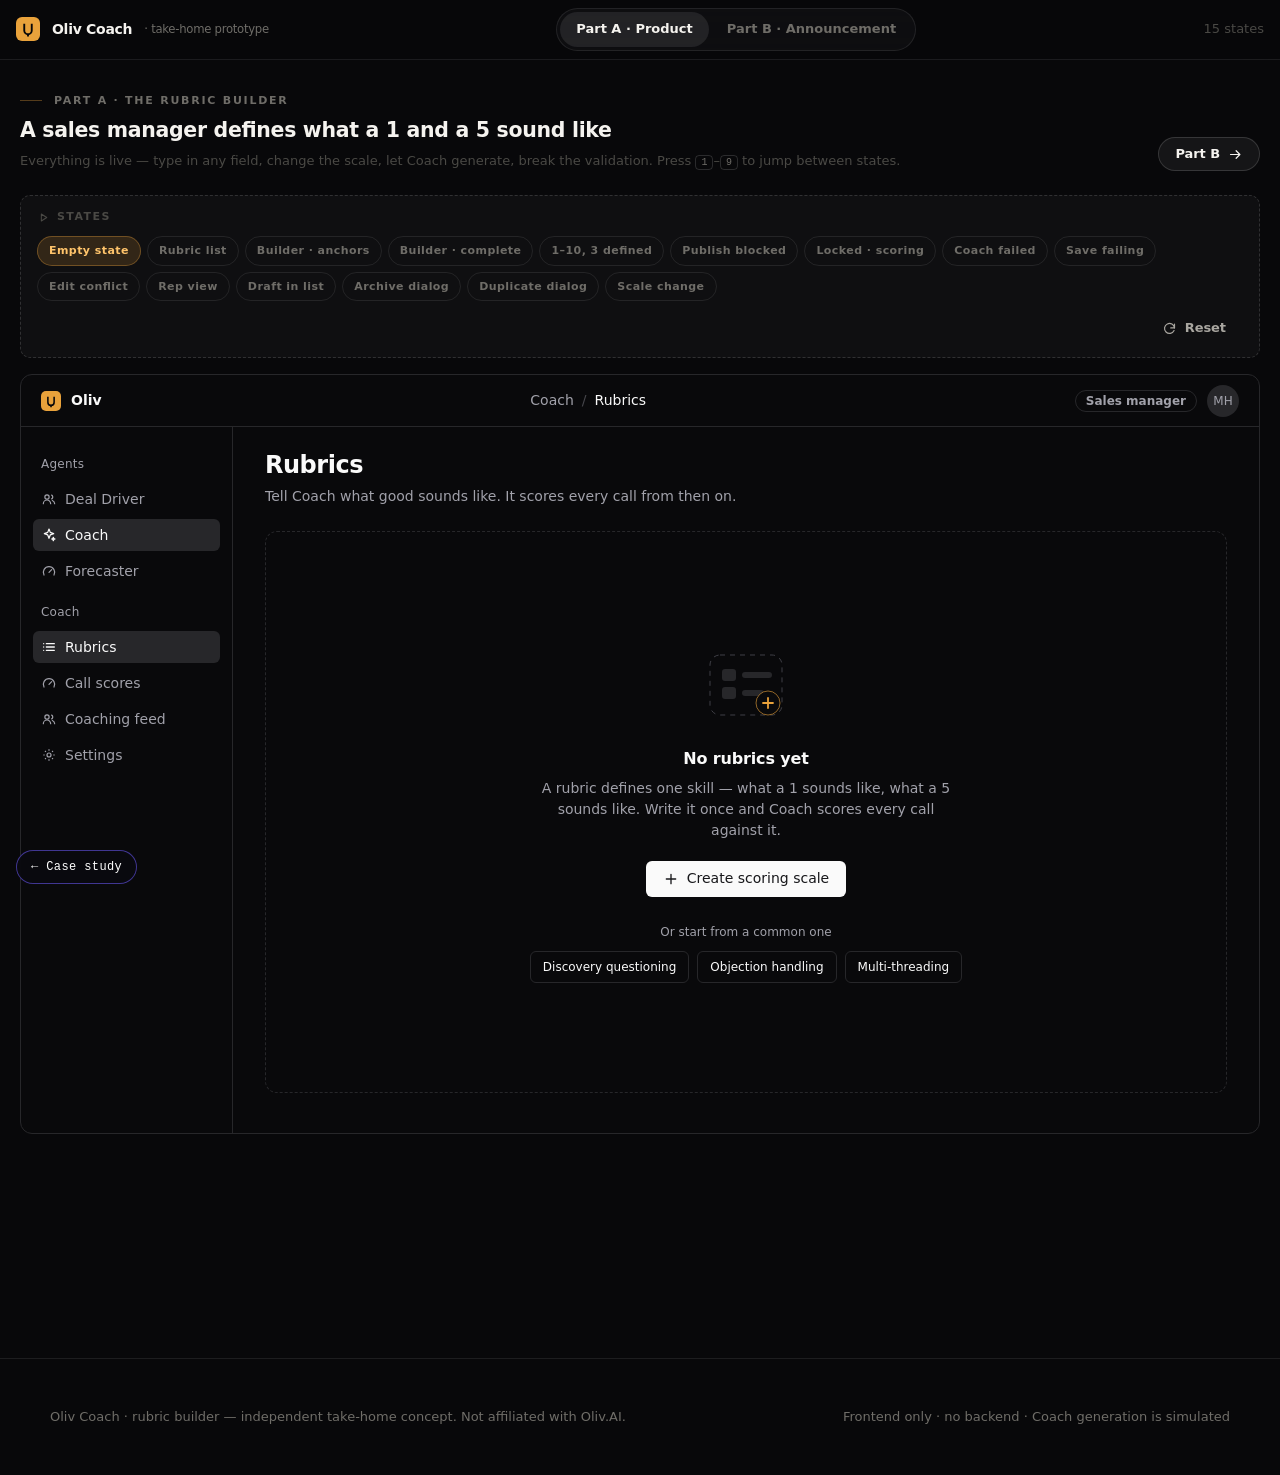
<file: work/oliv-prototype/index.html>
<!DOCTYPE html>
<html lang="en">
<head>
<meta charset="utf-8">
<meta name="viewport" content="width=device-width,initial-scale=1">
<title>Oliv Coach — rubric builder · working prototype</title>
<meta name="description" content="Part A: the Coach rubric builder. Part B: the announcement section. Independent take-home concept for Oliv.AI.">
<meta name="theme-color" content="#08080A">
<style>
/* ============================================================================
   OLIV COACH · RUBRIC BUILDER — case study + prototype
   Single file. Zero dependencies. Zero external requests.

   CSS map
   01  Tokens                   06  Diagram primitives
   02  Reset & base             07  Overview view
   03  Layout primitives        08  Case study view
   04  Type primitives          09  Marketing (Part B)
   05  Components               10  Prototype (shadcn token scope)
                                11  Responsive
   ========================================================================== */

/* ── 01 · TOKENS ─────────────────────────────────────────────────────────── */
:root{
  /* canvas */
  --bg:#08080A;
  --bg-raise:#0D0E12;
  --bg-sink:#050507;

  /* surfaces — glass is case-study chrome only, never inside Figma-bound blocks */
  --surface-1:rgba(255,255,255,.030);
  --surface-2:rgba(255,255,255,.055);
  --surface-3:rgba(255,255,255,.085);
  --line:rgba(255,255,255,.085);
  --line-2:rgba(255,255,255,.14);
  --line-3:rgba(255,255,255,.24);

  /* ink */
  --ink:#F5F3EF;
  --ink-2:#A9A6A0;
  --ink-3:#6F6D68;
  --ink-4:#4A4945;

  /* signal — brass. one accent, used sparingly */
  --accent:#E9A23B;
  --accent-hi:#FFC46B;
  --accent-dim:rgba(233,162,59,.16);
  --accent-line:rgba(233,162,59,.34);

  /* semantic */
  --ok:#5FBE92;
  --ok-dim:rgba(95,190,146,.14);
  --warn:#E9A23B;
  --danger:#E0685C;
  --danger-dim:rgba(224,104,92,.14);
  --ai:#8CA0F5;
  --ai-dim:rgba(140,160,245,.14);

  /* type */
  --sans:ui-sans-serif,-apple-system,BlinkMacSystemFont,"SF Pro Text","Segoe UI",Inter,Roboto,system-ui,sans-serif;
  --serif:"Iowan Old Style","Palatino Linotype",Palatino,"Book Antiqua",ui-serif,Georgia,serif;
  --mono:ui-monospace,SFMono-Regular,"SF Mono",Menlo,Consolas,monospace;

  --fs-display:clamp(2.6rem,6.4vw,5.25rem);
  --fs-h1:clamp(2.1rem,4.4vw,3.5rem);
  --fs-h2:clamp(1.65rem,2.9vw,2.4rem);
  --fs-h3:clamp(1.15rem,1.6vw,1.4rem);
  --fs-lg:1.0625rem;
  --fs-md:.9375rem;
  --fs-sm:.875rem;
  --fs-xs:.8125rem;
  --fs-micro:.6875rem;

  /* space — 4pt base */
  --s1:4px;  --s2:8px;   --s3:12px;  --s4:16px; --s5:24px;
  --s6:32px; --s7:48px;  --s8:64px;  --s9:96px; --s10:128px; --s11:176px;

  /* radius */
  --r1:6px; --r2:10px; --r3:14px; --r4:20px; --r5:28px; --rf:999px;

  /* motion — slow, weighted, nothing bounces */
  --ease:cubic-bezier(.22,.61,.36,1);
  --ease-out:cubic-bezier(.16,1,.3,1);
  --t-fast:220ms;
  --t-mid:480ms;
  --t-slow:820ms;

  --maxw:1180px;
  --nav-h:60px;
}

/* ── 02 · RESET & BASE ───────────────────────────────────────────────────── */
*,*::before,*::after{box-sizing:border-box}
html{-webkit-text-size-adjust:100%;scroll-behavior:smooth}
body{
  margin:0;background:var(--bg);color:var(--ink);
  font-family:var(--sans);font-size:var(--fs-md);line-height:1.6;
  -webkit-font-smoothing:antialiased;-moz-osx-font-smoothing:grayscale;
  font-feature-settings:"kern","liga","cv11";
  overflow-x:hidden;
}
img,svg{display:block;max-width:100%}
button,input,textarea,select{font:inherit;color:inherit}
button{background:none;border:0;cursor:pointer;padding:0}
a{color:inherit;text-decoration:none}
[hidden]{display:none !important}
h1,h2,h3,h4,p,figure,ul,ol{margin:0}
ul,ol{padding:0;list-style:none}
:focus-visible{outline:2px solid var(--accent);outline-offset:3px;border-radius:4px}
::selection{background:var(--accent);color:#0A0A0C}

/* ambient field — fixed, cheap, no repaint on scroll */
.field{position:fixed;inset:0;z-index:0;pointer-events:none}
.field::before{
  content:"";position:absolute;inset:0;
  background:
    radial-gradient(720px 460px at 78% -6%, rgba(233,162,59,.085), transparent 62%),
    radial-gradient(880px 620px at 8% 12%, rgba(140,160,245,.055), transparent 60%),
    radial-gradient(900px 700px at 50% 108%, rgba(233,162,59,.045), transparent 62%);
}
.field::after{
  content:"";position:absolute;inset:0;opacity:.42;
  background-image:
    linear-gradient(to right, rgba(255,255,255,.028) 1px, transparent 1px),
    linear-gradient(to bottom, rgba(255,255,255,.028) 1px, transparent 1px);
  background-size:96px 96px;
  mask-image:radial-gradient(ellipse 100% 70% at 50% 30%, #000 20%, transparent 78%);
  -webkit-mask-image:radial-gradient(ellipse 100% 70% at 50% 30%, #000 20%, transparent 78%);
}

/* ── 03 · LAYOUT ─────────────────────────────────────────────────────────── */
.shell{position:relative;z-index:1}
.wrap{width:min(100% - 40px, var(--maxw));margin-inline:auto}
.wrap-wide{width:min(100% - 40px, 1360px);margin-inline:auto}
.wrap-narrow{width:min(100% - 40px, 760px);margin-inline:auto}
section{position:relative}
.sec{padding-block:var(--s10)}
.sec-tight{padding-block:var(--s9)}
.rule{height:1px;background:linear-gradient(90deg,transparent,var(--line),transparent);border:0;margin:0}

.grid{display:grid;gap:var(--s5)}
.g2{grid-template-columns:repeat(2,minmax(0,1fr))}
.g3{grid-template-columns:repeat(3,minmax(0,1fr))}
.g4{grid-template-columns:repeat(4,minmax(0,1fr))}
.row{display:flex;gap:var(--s4);align-items:center}
.row-top{display:flex;gap:var(--s4);align-items:flex-start}
.wrapflex{flex-wrap:wrap}
.spread{justify-content:space-between}
.stack{display:flex;flex-direction:column;gap:var(--s4)}
.stack-sm{display:flex;flex-direction:column;gap:var(--s2)}
.stack-lg{display:flex;flex-direction:column;gap:var(--s6)}

/* ── 04 · TYPE ───────────────────────────────────────────────────────────── */
.eyebrow{
  font-size:var(--fs-micro);letter-spacing:.16em;text-transform:uppercase;
  color:var(--ink-3);font-weight:600;display:flex;align-items:center;gap:var(--s3);
}
.eyebrow::before{content:"";width:22px;height:1px;background:var(--accent-line);flex:none}
.eyebrow-plain{font-size:var(--fs-micro);letter-spacing:.16em;text-transform:uppercase;color:var(--ink-3);font-weight:600}
.display{font-size:var(--fs-display);line-height:.98;letter-spacing:-.035em;font-weight:600}
.h1{font-size:var(--fs-h1);line-height:1.04;letter-spacing:-.03em;font-weight:600}
.h2{font-size:var(--fs-h2);line-height:1.1;letter-spacing:-.025em;font-weight:600}
.h3{font-size:var(--fs-h3);line-height:1.25;letter-spacing:-.015em;font-weight:600}
.h4{font-size:var(--fs-lg);line-height:1.3;letter-spacing:-.01em;font-weight:600}
.serif{font-family:var(--serif);font-weight:400;font-style:italic;letter-spacing:-.01em}
.lead{font-size:clamp(1.0625rem,1.5vw,1.3125rem);line-height:1.55;color:var(--ink-2);letter-spacing:-.011em}
.body{color:var(--ink-2)}
.small{font-size:var(--fs-sm);color:var(--ink-2);line-height:1.62}
.xs{font-size:var(--fs-xs);color:var(--ink-3);line-height:1.55}
.mono{font-family:var(--mono);font-size:var(--fs-xs);letter-spacing:.01em}
.dim{color:var(--ink-3)}
.hi{color:var(--ink)}
.acc{color:var(--accent)}
.balance{text-wrap:balance}
.pretty{text-wrap:pretty}
.maxch{max-width:64ch}
.maxch-sm{max-width:52ch}

.num{
  font-family:var(--mono);font-size:var(--fs-micro);color:var(--accent);
  letter-spacing:.1em;font-weight:500;
}

/* section header block */
.sechead{display:flex;flex-direction:column;gap:var(--s4);margin-bottom:var(--s8)}
.sechead .h2{max-width:20ch}
.sechead .lead{max-width:60ch}

/* ── 05 · COMPONENTS ─────────────────────────────────────────────────────── */
.card{
  background:var(--surface-1);border:1px solid var(--line);border-radius:var(--r3);
  padding:var(--s5);position:relative;
  transition:border-color var(--t-mid) var(--ease),background var(--t-mid) var(--ease),transform var(--t-mid) var(--ease-out);
}
.card-hover:hover{border-color:var(--line-2);background:var(--surface-2);transform:translateY(-2px)}
.card-lg{padding:var(--s6)}
.card-glass{
  background:linear-gradient(160deg,rgba(255,255,255,.06),rgba(255,255,255,.018));
  backdrop-filter:blur(14px);-webkit-backdrop-filter:blur(14px);
  border:1px solid var(--line-2);border-radius:var(--r4);
}
.card-accent{border-color:var(--accent-line);background:linear-gradient(160deg,rgba(233,162,59,.07),rgba(233,162,59,.015))}

.chip{
  display:inline-flex;align-items:center;gap:6px;padding:4px 10px;border-radius:var(--rf);
  border:1px solid var(--line-2);background:var(--surface-1);
  font-size:var(--fs-micro);letter-spacing:.09em;text-transform:uppercase;font-weight:600;color:var(--ink-2);
  white-space:nowrap;
}
.chip-acc{border-color:var(--accent-line);color:var(--accent-hi);background:var(--accent-dim)}
.chip-ok{border-color:rgba(95,190,146,.34);color:var(--ok);background:var(--ok-dim)}
.chip-danger{border-color:rgba(224,104,92,.34);color:var(--danger);background:var(--danger-dim)}
.chip-ai{border-color:rgba(140,160,245,.34);color:var(--ai);background:var(--ai-dim)}
.chip-assume{border-color:rgba(140,160,245,.30);color:var(--ai);background:var(--ai-dim)}
.dot{width:6px;height:6px;border-radius:50%;background:currentColor;flex:none}
.dot-pulse{animation:pulse 2.2s var(--ease) infinite}
@keyframes pulse{0%,100%{opacity:1}50%{opacity:.35}}

.btn{
  display:inline-flex;align-items:center;justify-content:center;gap:var(--s2);
  height:44px;padding:0 var(--s5);border-radius:var(--rf);
  font-size:var(--fs-sm);font-weight:600;letter-spacing:-.006em;
  border:1px solid var(--line-2);background:var(--surface-2);color:var(--ink);
  transition:all var(--t-fast) var(--ease);white-space:nowrap;
}
.btn:hover{background:var(--surface-3);border-color:var(--line-3);transform:translateY(-1px)}
.btn:active{transform:translateY(0)}
.btn-primary{background:var(--accent);color:#0A0A0C;border-color:var(--accent)}
.btn-primary:hover{background:var(--accent-hi);border-color:var(--accent-hi)}
.btn-ghost{background:transparent;border-color:transparent;color:var(--ink-2)}
.btn-ghost:hover{background:var(--surface-1);color:var(--ink)}
.btn-sm{height:34px;padding:0 var(--s4);font-size:var(--fs-xs)}
.btn .ico{width:15px;height:15px;flex:none}

/* label / value pair */
.kv{display:flex;flex-direction:column;gap:6px}
.kv dt{font-size:var(--fs-micro);letter-spacing:.14em;text-transform:uppercase;color:var(--ink-3);font-weight:600}
.kv dd{margin:0;font-size:var(--fs-sm);color:var(--ink);font-weight:500}

/* numbered marker */
.marker{
  width:26px;height:26px;border-radius:50%;flex:none;
  border:1px solid var(--accent-line);background:var(--accent-dim);color:var(--accent-hi);
  display:grid;place-items:center;font-family:var(--mono);font-size:10px;font-weight:600;
}

/* callout */
.callout{
  border-left:2px solid var(--accent);padding:var(--s2) 0 var(--s2) var(--s5);
  color:var(--ink);font-size:var(--fs-lg);line-height:1.5;letter-spacing:-.012em;
}
.pullquote{
  font-family:var(--serif);font-style:italic;font-size:clamp(1.4rem,2.6vw,2.1rem);
  line-height:1.28;letter-spacing:-.02em;color:var(--ink);max-width:22ch;
}

/* source citation */
.src{font-size:var(--fs-micro);color:var(--ink-4);letter-spacing:.02em;line-height:1.6}
.src b{color:var(--ink-3);font-weight:600}

/* ── REVEAL SYSTEM ───────────────────────────────────────────────────────── */
[data-rev]{opacity:0;transform:translateY(22px);transition:opacity var(--t-slow) var(--ease-out),transform var(--t-slow) var(--ease-out)}
[data-rev].in{opacity:1;transform:none}
[data-rev-stagger]>*{opacity:0;transform:translateY(18px);transition:opacity var(--t-slow) var(--ease-out),transform var(--t-slow) var(--ease-out)}
[data-rev-stagger].in>*{opacity:1;transform:none}
[data-rev-stagger].in>*:nth-child(1){transition-delay:0ms}
[data-rev-stagger].in>*:nth-child(2){transition-delay:70ms}
[data-rev-stagger].in>*:nth-child(3){transition-delay:140ms}
[data-rev-stagger].in>*:nth-child(4){transition-delay:210ms}
[data-rev-stagger].in>*:nth-child(5){transition-delay:280ms}
[data-rev-stagger].in>*:nth-child(6){transition-delay:350ms}
[data-rev-stagger].in>*:nth-child(7){transition-delay:420ms}
[data-rev-stagger].in>*:nth-child(8){transition-delay:490ms}
[data-rev-stagger].in>*:nth-child(9){transition-delay:560ms}
[data-rev-stagger].in>*:nth-child(10){transition-delay:630ms}

/* ── NAV ─────────────────────────────────────────────────────────────────── */
.nav{
  position:fixed;top:0;left:0;right:0;z-index:80;height:var(--nav-h);
  display:flex;align-items:center;
  background:rgba(8,8,10,.72);backdrop-filter:blur(18px) saturate(140%);
  -webkit-backdrop-filter:blur(18px) saturate(140%);
  border-bottom:1px solid transparent;transition:border-color var(--t-mid) var(--ease),background var(--t-mid) var(--ease);
}
.nav.solid{border-bottom-color:var(--line);background:rgba(8,8,10,.9)}
.nav-in{width:min(100% - 32px,1360px);margin-inline:auto;display:flex;align-items:center;justify-content:space-between;gap:var(--s4)}
.brand{display:flex;align-items:center;gap:var(--s3);font-weight:600;letter-spacing:-.02em;font-size:var(--fs-sm)}
.brand-mark{width:24px;height:24px;flex:none}
.brand small{color:var(--ink-3);font-weight:500}
.navlinks{display:flex;align-items:center;gap:2px;padding:3px;border:1px solid var(--line);border-radius:var(--rf);background:var(--surface-1)}
.navlink{
  padding:7px 16px;border-radius:var(--rf);font-size:var(--fs-xs);font-weight:600;
  color:var(--ink-3);transition:color var(--t-fast) var(--ease),background var(--t-fast) var(--ease);
}
.navlink:hover{color:var(--ink-2)}
.navlink[aria-current="page"]{background:var(--surface-3);color:var(--ink)}
.navcta{display:flex;align-items:center;gap:var(--s3)}

/* scroll progress */
.prog{position:fixed;top:0;left:0;height:2px;width:0;z-index:90;background:linear-gradient(90deg,var(--accent),var(--accent-hi));transition:width 90ms linear}

/* ── VIEWS ───────────────────────────────────────────────────────────────── */
.view{display:none;padding-top:var(--nav-h)}
.view.active{display:block}

/* ── 06 · DIAGRAM PRIMITIVES ─────────────────────────────────────────────── */
.draw path,.draw line,.draw polyline,.draw circle,.draw rect{
  stroke-dasharray:var(--len,1000);stroke-dashoffset:var(--len,1000);
  transition:stroke-dashoffset 1.4s var(--ease-out);
}
.draw.in path,.draw.in line,.draw.in polyline,.draw.in circle,.draw.in rect{stroke-dashoffset:0}
.svg-lbl{font-family:var(--sans);font-size:11px;fill:var(--ink-2);font-weight:500}
.svg-lbl-sm{font-family:var(--mono);font-size:9px;fill:var(--ink-3);letter-spacing:.08em}
.svg-lbl-hi{font-family:var(--sans);font-size:12px;fill:var(--ink);font-weight:600}

@media (prefers-reduced-motion: reduce){
  *,*::before,*::after{animation-duration:.001ms !important;animation-iteration-count:1 !important;transition-duration:.001ms !important;scroll-behavior:auto !important}
  [data-rev],[data-rev-stagger]>*{opacity:1 !important;transform:none !important}
  .draw path,.draw line,.draw polyline,.draw circle,.draw rect{stroke-dashoffset:0 !important}
}
/* ── 07 · OVERVIEW VIEW ──────────────────────────────────────────────────── */
.hero{padding-block:clamp(72px,11vh,140px) var(--s10);position:relative}
.hero-grid{display:grid;grid-template-columns:minmax(0,1.06fr) minmax(0,.94fr);gap:var(--s9);align-items:center}
.hero h1{margin-block:var(--s5) var(--s5)}
.hero .lead{max-width:46ch}
.hero-actions{display:flex;gap:var(--s3);flex-wrap:wrap;margin-top:var(--s6)}
.hero-note{margin-top:var(--s6);font-size:var(--fs-micro);letter-spacing:.11em;text-transform:uppercase;color:var(--ink-4);font-weight:600}

/* live rubric artifact */
.artifact{
  position:relative;border-radius:var(--r4);padding:var(--s5);
  background:linear-gradient(165deg,rgba(255,255,255,.062),rgba(255,255,255,.014));
  border:1px solid var(--line-2);
  box-shadow:0 40px 90px -40px rgba(0,0,0,.9), 0 0 0 1px rgba(255,255,255,.03) inset;
  backdrop-filter:blur(16px);-webkit-backdrop-filter:blur(16px);
}
.artifact::before{
  content:"";position:absolute;inset:-1px;border-radius:inherit;pointer-events:none;
  background:linear-gradient(150deg,rgba(233,162,59,.4),transparent 42%);
  -webkit-mask:linear-gradient(#000 0 0) content-box,linear-gradient(#000 0 0);
  mask:linear-gradient(#000 0 0) content-box,linear-gradient(#000 0 0);
  -webkit-mask-composite:xor;mask-composite:exclude;padding:1px;opacity:.7;
}
.artifact-head{display:flex;align-items:center;justify-content:space-between;gap:var(--s3);padding-bottom:var(--s4);border-bottom:1px solid var(--line);margin-bottom:var(--s4)}
.artifact-title{font-size:var(--fs-sm);font-weight:600;letter-spacing:-.01em}
.ladder{display:flex;flex-direction:column;gap:6px}
.rung{
  display:grid;grid-template-columns:30px minmax(0,1fr);gap:var(--s3);align-items:start;
  padding:10px var(--s3);border-radius:var(--r2);border:1px solid transparent;
  transition:all var(--t-mid) var(--ease);
}
.rung-score{
  width:30px;height:30px;border-radius:8px;display:grid;place-items:center;
  font-family:var(--mono);font-size:12px;font-weight:600;
  border:1px solid var(--line-2);background:var(--surface-1);color:var(--ink-2);
}
.rung-text{font-size:var(--fs-xs);line-height:1.5;color:var(--ink-2);min-height:1.5em}
.rung.anchor{border-color:var(--accent-line);background:var(--accent-dim)}
.rung.anchor .rung-score{border-color:var(--accent-line);background:rgba(233,162,59,.2);color:var(--accent-hi)}
.rung.anchor .rung-text{color:var(--ink)}
.rung.filling{border-color:rgba(140,160,245,.28);background:var(--ai-dim)}
.rung.filling .rung-score{border-color:rgba(140,160,245,.34);color:var(--ai)}
.rung.filled{border-color:var(--line)}
.caret{display:inline-block;width:2px;height:1em;background:var(--ai);vertical-align:-2px;animation:blink 1s steps(2) infinite}
@keyframes blink{50%{opacity:0}}
.artifact-foot{display:flex;align-items:center;justify-content:space-between;gap:var(--s3);margin-top:var(--s4);padding-top:var(--s4);border-top:1px solid var(--line)}

/* metric / scope strip */
.strip{display:grid;grid-template-columns:repeat(4,minmax(0,1fr));border-top:1px solid var(--line);border-bottom:1px solid var(--line)}
.strip>div{padding:var(--s6) var(--s5);border-right:1px solid var(--line)}
.strip>div:last-child{border-right:0}

/* moves */
.move{
  display:grid;grid-template-columns:64px minmax(0,1fr);gap:var(--s5);
  padding:var(--s6) 0;border-top:1px solid var(--line);
}
.move:last-child{border-bottom:1px solid var(--line)}
.move-n{font-family:var(--mono);font-size:var(--fs-micro);color:var(--accent);letter-spacing:.14em;padding-top:5px}
.move-body{display:grid;grid-template-columns:minmax(0,.9fr) minmax(0,1.1fr);gap:var(--s7);align-items:start}
.move h3{margin-bottom:var(--s2)}

/* stack diagram */
.stackrow{
  display:grid;grid-template-columns:170px minmax(0,1fr);gap:var(--s5);align-items:center;
  padding:var(--s4) var(--s5);border:1px solid var(--line);border-radius:var(--r2);background:var(--surface-1);
}
.stackrow.focus{border-color:var(--accent-line);background:linear-gradient(90deg,var(--accent-dim),transparent)}
.stackrow-label{font-size:var(--fs-sm);font-weight:600}

/* ── 08 · CASE STUDY VIEW ────────────────────────────────────────────────── */
.cs-hero{padding-block:var(--s9) var(--s8);border-bottom:1px solid var(--line)}
.toc{display:grid;grid-template-columns:repeat(3,minmax(0,1fr));gap:2px var(--s5);margin-top:var(--s7)}
.toc a{
  display:flex;gap:var(--s3);align-items:baseline;padding:9px 0;font-size:var(--fs-xs);
  color:var(--ink-2);border-bottom:1px solid transparent;transition:all var(--t-fast) var(--ease);
}
.toc a:hover{color:var(--ink);border-bottom-color:var(--line-2)}
.toc a span{font-family:var(--mono);font-size:10px;color:var(--ink-4);letter-spacing:.08em}

/* section chapter head */
.chapter{
  display:flex;align-items:baseline;gap:var(--s4);padding-bottom:var(--s4);
  border-bottom:1px solid var(--line);margin-bottom:var(--s7);
}
.chapter .num{font-size:var(--fs-sm);color:var(--accent);font-family:var(--mono)}
.chapter h2{flex:1}

/* insight cards */
.insight{display:flex;flex-direction:column;gap:var(--s3);padding:var(--s5);border:1px solid var(--line);border-radius:var(--r3);background:var(--surface-1);position:relative;overflow:hidden}
.insight>.chip{align-self:flex-start}
.insight .src{margin-top:auto;padding-top:var(--s1)}
.insight .plist{margin-top:calc(var(--s3) * -1)}
.grid.g2>.insight,.grid.g3>.insight,.grid.g2>.card,.grid.g3>.card{height:100%}
.grid>.card{display:flex;flex-direction:column}
.grid>.card>.src{margin-top:auto;padding-top:var(--s2)}
.insight::after{content:"";position:absolute;left:0;top:0;bottom:0;width:2px;background:var(--accent);opacity:.5}
.insight-ai::after{background:var(--ai)}
.insight-danger::after{background:var(--danger)}
.insight h4{letter-spacing:-.015em}

/* lens tabs */
.lenses{display:grid;grid-template-columns:repeat(4,minmax(0,1fr));gap:var(--s3);margin-bottom:var(--s6)}
.lens-btn{
  text-align:left;padding:var(--s4);border:1px solid var(--line);border-radius:var(--r2);
  background:var(--surface-1);transition:all var(--t-fast) var(--ease);
}
.lens-btn:hover{border-color:var(--line-2);background:var(--surface-2)}
.lens-btn[aria-selected="true"]{border-color:var(--accent-line);background:var(--accent-dim)}
.lens-btn .h4{font-size:var(--fs-sm)}
.lens-btn .xs{margin-top:4px}
.lens-panel{display:none}
.lens-panel.active{display:block;animation:fadein var(--t-mid) var(--ease-out)}
@keyframes fadein{from{opacity:0;transform:translateY(10px)}to{opacity:1;transform:none}}

/* positioning field */
/* axis labels live outside the plot box so a node label can never collide */
.pfield-wrap{position:relative;padding:26px 90px}
.pax{position:absolute;font-size:var(--fs-micro);letter-spacing:.13em;text-transform:uppercase;
  color:var(--ink-4);font-weight:600;line-height:1.4}
.pax-top{top:0;left:50%;transform:translateX(-50%);white-space:nowrap}
.pax-bottom{bottom:0;left:50%;transform:translateX(-50%);white-space:nowrap}
.pax-left{left:0;top:50%;transform:translateY(-50%);width:78px;text-align:right}
.pax-right{right:0;top:50%;transform:translateY(-50%);width:78px}
.pfield{position:relative;aspect-ratio:1.24/1;border:1px solid var(--line);border-radius:var(--r3);background:
  linear-gradient(rgba(255,255,255,.02),transparent);overflow:hidden}
.pfield-grid{position:absolute;inset:0;background-image:
  linear-gradient(to right,rgba(255,255,255,.05) 1px,transparent 1px),
  linear-gradient(to bottom,rgba(255,255,255,.05) 1px,transparent 1px);
  background-size:12.5% 12.5%}
.pfield-axis{position:absolute;background:var(--line-2)}
.pfield-axis.x{left:0;right:0;top:50%;height:1px}
.pfield-axis.y{top:0;bottom:0;left:50%;width:1px}
.pnode{
  position:absolute;transform:translate(-50%,-50%);display:flex;flex-direction:column;align-items:center;gap:6px;
  cursor:default;
}
.pnode-dot{width:11px;height:11px;border-radius:50%;background:var(--ink-3);border:2px solid var(--bg);box-shadow:0 0 0 1px var(--line-2);transition:all var(--t-mid) var(--ease)}
.pnode-lbl{font-size:var(--fs-xs);font-weight:600;color:var(--ink-2);white-space:nowrap;transition:color var(--t-mid) var(--ease)}
.pnode:hover .pnode-dot{background:var(--accent);transform:scale(1.35)}
.pnode:hover .pnode-lbl{color:var(--ink)}
.pnode.us .pnode-dot{background:var(--accent);width:15px;height:15px;box-shadow:0 0 0 1px var(--accent-line),0 0 26px rgba(233,162,59,.7)}
.pnode.us .pnode-lbl{color:var(--accent-hi)}
.pnode.ref .pnode-dot{background:transparent;border:2px dashed var(--line-3);box-shadow:none}
.pnode.ref .pnode-lbl{color:var(--ink-4);font-style:italic}
.pzone{position:absolute;border-radius:var(--r3);border:1px dashed var(--line);pointer-events:none;
  background:linear-gradient(160deg,rgba(255,255,255,.022),transparent)}
.pzone-lbl{position:absolute;font-size:10px;letter-spacing:.11em;text-transform:uppercase;
  color:var(--ink-4);font-weight:600;white-space:nowrap;pointer-events:none}

/* persona */
.persona{display:grid;grid-template-columns:minmax(0,.85fr) minmax(0,1.15fr);gap:var(--s7);align-items:start}
.persona-card{border:1px solid var(--line-2);border-radius:var(--r4);padding:var(--s6);background:linear-gradient(165deg,rgba(255,255,255,.05),rgba(255,255,255,.012))}
.avatar{width:56px;height:56px;border-radius:50%;background:linear-gradient(145deg,var(--accent),#8A5A17);display:grid;place-items:center;font-weight:700;font-size:1.1rem;color:#0A0A0C;letter-spacing:-.02em}
.pgroup{border-top:1px solid var(--line);padding-top:var(--s4);margin-top:var(--s4)}
/* bullets sit in normal inline flow — a grid/flex list splits every text run
   after a <b> into its own track, which collapses copy to one word per line */
.plist li{position:relative;padding:6px 0 6px 20px;font-size:var(--fs-sm);color:var(--ink-2);line-height:1.58}
.plist li::before{content:"";position:absolute;left:3px;top:1.02em;width:5px;height:5px;border-radius:50%;background:var(--accent);opacity:.7}
.plist.neg li::before{background:var(--danger)}
.plist.pos li::before{background:var(--ok)}

/* mental model split */
.mm{display:grid;grid-template-columns:1fr auto 1fr;gap:var(--s5);align-items:center}
.mm-side{padding:var(--s5);border:1px solid var(--line);border-radius:var(--r3);background:var(--surface-1)}
.mm-side.real{border-color:var(--accent-line);background:linear-gradient(160deg,rgba(233,162,59,.07),transparent)}
.mm-gap{display:flex;flex-direction:column;align-items:center;gap:var(--s2);color:var(--ink-4)}

/* journey */
.journey-wrap{border:1px solid var(--line);border-radius:var(--r3);padding:var(--s6) var(--s5) var(--s5);background:var(--surface-1);overflow-x:auto}
.jstage{font-size:var(--fs-xs)}
.jpain{display:grid;grid-template-columns:repeat(6,minmax(0,1fr));gap:var(--s3);margin-top:var(--s5)}
.jpain>div{padding:var(--s4);border:1px solid var(--line);border-radius:var(--r2);background:var(--bg-raise)}
.jpain .xs{line-height:1.5}

/* strategy principles */
.principle{display:grid;grid-template-columns:auto minmax(0,1fr);gap:var(--s5);padding:var(--s5) 0;border-top:1px solid var(--line)}
.principle:last-child{border-bottom:1px solid var(--line)}
.principle-why{margin-top:var(--s3);padding-left:var(--s4);border-left:1px solid var(--accent-line)}

/* IA tree */
.ia{border:1px solid var(--line);border-radius:var(--r3);background:var(--surface-1);padding:var(--s6);overflow-x:auto}
.ianode{display:flex;flex-direction:column;gap:var(--s2)}
.iabar{
  display:flex;align-items:center;gap:var(--s3);padding:10px var(--s4);
  border:1px solid var(--line);border-radius:var(--r2);background:var(--bg-raise);
  font-size:var(--fs-sm);font-weight:500;transition:all var(--t-mid) var(--ease);
}
.iabar.l0{border-color:var(--accent-line);background:var(--accent-dim);font-weight:600}
.iabar.l1{border-color:var(--line-2)}
.iabar.new{border-style:dashed;border-color:var(--accent-line)}
.iakids{margin-left:var(--s6);padding-left:var(--s5);border-left:1px solid var(--line);display:flex;flex-direction:column;gap:var(--s2);margin-top:var(--s2)}
.iabadge{margin-left:auto;font-size:var(--fs-micro);letter-spacing:.1em;text-transform:uppercase;color:var(--ink-4);font-weight:600}

/* flow */
.flow-wrap{border:1px solid var(--line);border-radius:var(--r3);background:var(--surface-1);padding:var(--s5);overflow-x:auto}
.flow-svg{display:block;width:100%;min-width:700px;max-width:900px;margin-left:auto;margin-right:auto}
.flow-wrap>.flow-legend{max-width:900px;margin-left:auto;margin-right:auto}
.flow-legend{display:flex;gap:var(--s5);flex-wrap:wrap;margin-top:var(--s5);padding-top:var(--s4);border-top:1px solid var(--line)}
.flow-legend span{display:flex;align-items:center;gap:8px;font-size:var(--fs-xs);color:var(--ink-3)}
.lgd{width:22px;height:2px;background:var(--ink-3);flex:none}
.lgd.happy{background:var(--accent)}
.lgd.alt{background:var(--ai);border-top:0}
.lgd.err{background:var(--danger)}

/* wireframes */
.wf-set{display:grid;grid-template-columns:repeat(3,minmax(0,1fr));gap:var(--s5);align-items:start}
.wf{border:1px solid var(--line);border-radius:var(--r3);overflow:hidden;background:var(--bg-raise);display:flex;flex-direction:column}
.wf.chosen{border-color:var(--accent-line);box-shadow:0 0 0 1px var(--accent-line),0 30px 60px -40px rgba(233,162,59,.5)}
.wf-head{display:flex;align-items:center;justify-content:space-between;gap:var(--s3);padding:var(--s3) var(--s4);border-bottom:1px solid var(--line);background:var(--surface-1)}
.wf-art{padding:var(--s4);background:repeating-linear-gradient(45deg,rgba(255,255,255,.012) 0 8px,transparent 8px 16px)}
.wf-body{padding:var(--s4);display:flex;flex-direction:column;gap:var(--s3);border-top:1px solid var(--line)}
.verdict{font-size:var(--fs-xs);font-weight:600;letter-spacing:.02em}
.verdict.no{color:var(--danger)}
.verdict.yes{color:var(--ok)}
.pin{display:grid;grid-template-columns:20px 1fr;gap:10px;font-size:var(--fs-xs);color:var(--ink-2);line-height:1.5}
.pin i{
  width:18px;height:18px;border-radius:50%;background:var(--accent);color:#0A0A0C;
  display:grid;place-items:center;font-style:normal;font-family:var(--mono);font-size:9px;font-weight:700;margin-top:2px;
}

/* decisions */
.decision{border:1px solid var(--line);border-radius:var(--r3);overflow:hidden;background:var(--surface-1)}
.decision-q{
  width:100%;display:flex;align-items:center;gap:var(--s4);padding:var(--s5);text-align:left;
  transition:background var(--t-fast) var(--ease);
}
.decision-q:hover{background:var(--surface-2)}
.decision-q .h4{flex:1}
.decision-tog{width:22px;height:22px;flex:none;position:relative;color:var(--ink-3);transition:all var(--t-mid) var(--ease)}
.decision-tog::before,.decision-tog::after{content:"";position:absolute;background:currentColor;left:50%;top:50%;border-radius:1px}
.decision-tog::before{width:11px;height:1.5px;transform:translate(-50%,-50%)}
.decision-tog::after{width:1.5px;height:11px;transform:translate(-50%,-50%);transition:transform var(--t-mid) var(--ease)}
.decision[open] .decision-tog::after{transform:translate(-50%,-50%) scaleY(0)}
.decision[open] .decision-tog{color:var(--accent)}
.decision-a{padding:0 var(--s5) var(--s5);display:grid;gap:var(--s4)}
.decision-a .grid{gap:var(--s4)}
details>summary{list-style:none;cursor:pointer}
details>summary::-webkit-details-marker{display:none}

/* edge cases */
.edge{
  display:grid;grid-template-columns:34px minmax(0,1fr);gap:var(--s4);
  padding:var(--s5);border:1px solid var(--line);border-radius:var(--r3);background:var(--surface-1);
  transition:all var(--t-mid) var(--ease);
}
.edge:hover{border-color:var(--line-2);background:var(--surface-2)}
.edge-grid{display:grid;grid-template-columns:repeat(3,minmax(0,1fr));gap:var(--s4);margin-top:var(--s4);padding-top:var(--s4);border-top:1px solid var(--line)}
.edge-grid h5{font-size:var(--fs-micro);letter-spacing:.13em;text-transform:uppercase;color:var(--ink-4);font-weight:600;margin:0 0 6px}
.edge-grid p{font-size:var(--fs-xs);color:var(--ink-2);line-height:1.55;margin:0}
.edge-grid .answer{color:var(--ink)}
.edge-see{margin-top:var(--s4);display:inline-flex}

/* responsive plan */
.bp{display:grid;grid-template-columns:120px minmax(0,1fr);gap:var(--s5);padding:var(--s5) 0;border-top:1px solid var(--line)}
.bp:last-child{border-bottom:1px solid var(--line)}
.bp-w{font-family:var(--mono);font-size:var(--fs-xs);color:var(--accent)}

/* design system */
.swatches{display:grid;grid-template-columns:repeat(auto-fill,minmax(128px,1fr));gap:var(--s3)}
.sw{border:1px solid var(--line);border-radius:var(--r2);overflow:hidden;background:var(--bg-raise)}
.sw-chip{height:52px}
.sw-meta{padding:8px 10px;display:flex;flex-direction:column;gap:2px}
.sw-meta b{font-size:var(--fs-xs);font-weight:600}
.sw-meta span{font-family:var(--mono);font-size:10px;color:var(--ink-4)}
.tbl{width:100%;border-collapse:collapse;font-size:var(--fs-xs)}
.tbl th{
  text-align:left;padding:10px var(--s3);border-bottom:1px solid var(--line-2);
  font-size:var(--fs-micro);letter-spacing:.13em;text-transform:uppercase;color:var(--ink-4);font-weight:600;
}
.tbl td{padding:11px var(--s3);border-bottom:1px solid var(--line);color:var(--ink-2);vertical-align:top;line-height:1.55}
.tbl td:first-child{color:var(--ink);font-weight:500;white-space:nowrap}
.tbl tr:last-child td{border-bottom:0}
.tbl code{font-family:var(--mono);font-size:11px;color:var(--accent);background:var(--accent-dim);padding:1px 5px;border-radius:4px}
.tbl-wrap{border:1px solid var(--line);border-radius:var(--r3);overflow-x:auto;background:var(--surface-1)}
.tbl-wrap .tbl{min-width:520px}

/* export panel */
.exp{display:flex;flex-direction:column;gap:2px}
.exprow{
  display:grid;grid-template-columns:34px minmax(0,1fr) auto;gap:var(--s4);align-items:center;
  padding:var(--s4);border:1px solid var(--line);border-radius:var(--r2);background:var(--bg-raise);
  transition:all var(--t-fast) var(--ease);
}
.exprow:hover{border-color:var(--line-2);background:var(--surface-2)}
.exprow .mono{color:var(--ink-4)}
.exprow-name{font-size:var(--fs-sm);font-weight:500}
.exprow-sub{font-size:var(--fs-micro);color:var(--ink-4);letter-spacing:.06em;text-transform:uppercase;margin-top:2px}
.copied{color:var(--ok) !important;border-color:rgba(95,190,146,.4) !important;background:var(--ok-dim) !important}

/* closing */
.qlist li{display:grid;grid-template-columns:auto 1fr;gap:var(--s4);padding:var(--s4) 0;border-top:1px solid var(--line)}
.qlist li:last-child{border-bottom:1px solid var(--line)}
.cut{display:grid;grid-template-columns:minmax(0,1fr) minmax(0,1.25fr);gap:var(--s5);padding:var(--s4) 0;border-top:1px solid var(--line)}
.cut:last-of-type{border-bottom:1px solid var(--line)}

footer.foot{border-top:1px solid var(--line);padding-block:var(--s7);margin-top:var(--s10)}
/* ── 09 · MARKETING (PART B) ─────────────────────────────────────────────── */
.device-bar{display:flex;align-items:center;justify-content:space-between;gap:var(--s4);flex-wrap:wrap;margin-bottom:var(--s5)}
.seg{display:flex;padding:3px;gap:2px;border:1px solid var(--line);border-radius:var(--rf);background:var(--surface-1)}
.seg button{padding:7px 16px;border-radius:var(--rf);font-size:var(--fs-xs);font-weight:600;color:var(--ink-3);transition:all var(--t-fast) var(--ease)}
.seg button[aria-selected="true"]{background:var(--surface-3);color:var(--ink)}
.viewport{
  border:1px solid var(--line-2);border-radius:var(--r3);overflow:hidden;background:#050506;
  box-shadow:0 50px 100px -50px rgba(0,0,0,.9);
}
.viewport-chrome{display:flex;align-items:center;gap:var(--s3);padding:10px var(--s4);border-bottom:1px solid var(--line);background:var(--surface-1)}
.vp-dots{display:flex;gap:6px}
.vp-dots i{width:9px;height:9px;border-radius:50%;background:var(--line-3);display:block}
.vp-url{font-family:var(--mono);font-size:10px;color:var(--ink-4);letter-spacing:.03em}
.viewport-scroll{overflow-x:auto;overflow-y:hidden}
.stage-desktop{width:1440px}
.stage-mobile{width:390px;margin-inline:auto}
.frame-tag{
  display:inline-flex;align-items:center;gap:6px;font-family:var(--mono);font-size:10px;
  color:var(--ink-4);letter-spacing:.08em;padding:3px 8px;border:1px dashed var(--line-2);border-radius:4px;
}

/* --- marketing section itself (Figma-bound: flex only, no glass) --- */
.mk{
  background:#07070A;color:#F5F3EF;font-family:var(--sans);
  display:flex;flex-direction:column;position:relative;overflow:hidden;
}
.mk-desktop{padding:120px 96px 128px}
.mk-mobile{padding:72px 24px 80px}
.mk-glow{position:absolute;pointer-events:none}
.mk-glow-a{width:760px;height:760px;right:-140px;top:-220px;background:radial-gradient(circle,rgba(233,162,59,.17),transparent 66%)}
.mk-glow-b{width:640px;height:640px;left:-200px;bottom:-260px;background:radial-gradient(circle,rgba(140,160,245,.10),transparent 66%)}
.mk-inner{position:relative;display:flex;gap:80px;align-items:center;max-width:1248px;margin-inline:auto;width:100%}
.mk-mobile .mk-inner{flex-direction:column;gap:48px;align-items:flex-start}
.mk-copy{display:flex;flex-direction:column;gap:28px;flex:1 1 0;min-width:0}
.mk-eyebrow{display:flex;align-items:center;gap:10px;font-size:11px;letter-spacing:.18em;text-transform:uppercase;font-weight:600;color:#E9A23B}
.mk-eyebrow-rule{width:26px;height:1px;background:rgba(233,162,59,.5);display:block}
.mk-h{font-weight:600;letter-spacing:-.04em;line-height:1;margin:0}
.mk-desktop .mk-h{font-size:76px}
.mk-mobile .mk-h{font-size:42px;letter-spacing:-.035em;line-height:1.04}
.mk-h em{font-family:var(--serif);font-style:italic;font-weight:400;color:#E9A23B;letter-spacing:-.02em}
.mk-sub{color:#A9A6A0;line-height:1.55;margin:0;max-width:44ch}
.mk-desktop .mk-sub{font-size:19px}
.mk-mobile .mk-sub{font-size:16px}
.mk-proof{display:flex;gap:32px;padding-top:8px}
.mk-mobile .mk-proof{flex-direction:column;gap:16px}
.mk-proof-item{display:flex;flex-direction:column;gap:6px;border-left:1px solid rgba(255,255,255,.12);padding-left:16px}
.mk-proof-item b{font-size:14px;font-weight:600;color:#F5F3EF}
.mk-proof-item span{font-size:13px;color:#6F6D68;line-height:1.45}
.mk-actions{display:flex;gap:12px;align-items:center;flex-wrap:wrap}
.mk-mobile .mk-actions{flex-direction:column;align-items:stretch;width:100%}
.mk-btn{
  display:inline-flex;align-items:center;justify-content:center;gap:8px;height:48px;padding:0 26px;
  border-radius:999px;font-size:15px;font-weight:600;letter-spacing:-.008em;
}
.mk-btn-primary{background:#E9A23B;color:#0A0A0C}
.mk-btn-ghost{border:1px solid rgba(255,255,255,.18);color:#F5F3EF}
.mk-art{flex:0 0 auto;display:flex;align-items:center;justify-content:center}
.mk-desktop .mk-art{width:520px;height:620px}
.mk-mobile .mk-art{width:100%;height:352px}
.mk-foot{
  display:flex;align-items:center;gap:10px;padding-top:8px;
  font-size:12px;color:#4A4945;letter-spacing:.04em;
}

/* resonance animation */
.ring{transform-origin:var(--ox,260px) var(--oy,196px);animation:ring 4.4s var(--ease-out) infinite}
.ring:nth-of-type(2){animation-delay:.55s}
.ring:nth-of-type(3){animation-delay:1.1s}
.ring:nth-of-type(4){animation-delay:1.65s}
@keyframes ring{
  0%{opacity:0;transform:scale(.28)}
  14%{opacity:.85}
  100%{opacity:0;transform:scale(1.5)}
}
.fork-shimmer{animation:shimmer 4.4s var(--ease) infinite}
@keyframes shimmer{0%,100%{opacity:.5}12%{opacity:1}}
.callchip{opacity:0;animation:chipin 4.4s var(--ease-out) infinite}
.callchip:nth-of-type(2){animation-delay:.7s}
.callchip:nth-of-type(3){animation-delay:1.4s}
@keyframes chipin{0%{opacity:0;transform:translateX(-8px)}18%,72%{opacity:1;transform:none}100%{opacity:0;transform:translateX(8px)}}

/* ── 10 · PROTOTYPE · shadcn/ui component scope ──────────────────────────
   Colours are this project's own dark voice. EVERY control below is built to
   the free shadcn/ui kit's anatomy — the kit's heights, paddings, radii, type
   sizes and font weights, unchanged. Each element carries data-shadcn naming
   the component and variant it must become in Figma.

   Kit reference used:  Button h-9 px-4 text-sm/500 rounded-md · sm h-8 px-3
   text-xs · icon size-9 | Input h-9 px-3 text-sm | Textarea min-h-16 px-3 py-2
   | Label text-sm/500 | Card rounded-xl p-6 | Badge rounded-full px-2.5 py-0.5
   text-xs/600 | Alert rounded-lg p-4 | AlertDialog max-w-lg p-6 gap-4 |
   Separator 1px | Avatar size-8 | Switch h-5 w-9, thumb size-4 | Slider track
   h-1.5, thumb size-4 | Progress h-2 | Table head h-10, cell px-4 py-3

   Conversion-clean for Figma Make: flexbox + gap only, semantic class names,
   real text nodes, inline SVG, no backdrop-filter, no CSS grid.            */
.app{
  --background:#09090B; --foreground:#FAFAFA;
  --card:#09090B;       --card-foreground:#FAFAFA;
  --popover:#0C0C0F;
  --primary:#FAFAFA;    --primary-foreground:#18181B;
  --secondary:#27272A;  --secondary-foreground:#FAFAFA;
  --muted:#27272A;      --muted-foreground:#A1A1AA;
  --app-accent:#27272A;
  --destructive:#B91C1C;--destructive-fg:#FEF2F2;
  --border:#27272A;     --input:#27272A;  --ring:#D4D4D8;
  --radius:8px; --radius-sm:6px; --radius-lg:12px;
  /* extension tokens — see the ledger */
  --ext-ai:#8CA0F5;   --ext-ai-bg:#171A2B;
  --ext-warn:#E9A23B; --ext-warn-bg:#231B0E;
  --ext-ok:#5FBE92;   --ext-ok-bg:#0F1F18;

  background:var(--background);color:var(--foreground);
  font-family:var(--sans);font-size:14px;line-height:1.5;
  display:flex;flex-direction:column;
  border:1px solid var(--border);border-radius:var(--radius-lg);overflow:hidden;
  min-height:720px;
}
.app-topbar{display:flex;align-items:center;justify-content:space-between;gap:16px;padding:0 20px;height:52px;border-bottom:1px solid var(--border);flex:none}
.app-brand{display:flex;align-items:center;gap:10px;font-size:14px;font-weight:600}
.app-brand-mark{width:20px;height:20px;flex:none}
.app-crumb{display:flex;align-items:center;gap:8px;font-size:14px;color:var(--muted-foreground)}
.app-crumb b{color:var(--foreground);font-weight:500}
.app-topbar-right{display:flex;align-items:center;gap:10px}
/* Avatar · size-8 rounded-full */
.app-avatar{width:32px;height:32px;border-radius:999px;background:var(--secondary);display:flex;align-items:center;justify-content:center;font-size:12px;font-weight:500;color:var(--muted-foreground);flex:none}

.app-body{display:flex;flex:1;min-height:0}
.app-sidebar{width:212px;flex:none;border-right:1px solid var(--border);padding:16px 12px;display:flex;flex-direction:column;gap:4px}
.app-sidegroup{font-size:12px;letter-spacing:.02em;color:var(--muted-foreground);font-weight:500;padding:12px 8px 6px}
/* sidebar item · Button variant=ghost size=sm anatomy (h-8 px-2 rounded-md) */
.app-navitem{display:flex;align-items:center;gap:8px;height:32px;padding:0 8px;border-radius:var(--radius-sm);font-size:14px;color:var(--muted-foreground);font-weight:500;width:100%;text-align:left}
.app-navitem:hover{background:var(--secondary);color:var(--foreground)}
.app-navitem.is-active{background:var(--secondary);color:var(--foreground)}
.app-navitem svg{width:16px;height:16px;flex:none}
.app-main{flex:1;min-width:0;display:flex;flex-direction:column;overflow:hidden}
.app-scroll{flex:1;overflow-y:auto;display:flex;flex-direction:column}
.app-page{padding:24px 32px 40px;display:flex;flex-direction:column;gap:24px;flex:1}

.app-pagehead{display:flex;align-items:flex-start;justify-content:space-between;gap:20px}
.app-pagetitle{display:flex;flex-direction:column;gap:6px}
.app-h1{font-size:24px;font-weight:600;letter-spacing:-.02em;line-height:1.2;margin:0}
.app-h2{font-size:16px;font-weight:600;letter-spacing:-.01em;line-height:1.3;margin:0}
.app-desc{font-size:14px;color:var(--muted-foreground);margin:0;line-height:1.5}

/* ── Button · h-9 px-4 gap-2 text-sm font-medium rounded-md ─────────────── */
.ui-btn{
  display:inline-flex;align-items:center;justify-content:center;gap:8px;
  height:36px;padding:0 16px;border-radius:var(--radius-sm);
  font-size:14px;font-weight:500;white-space:nowrap;
  border:1px solid transparent;
  transition:opacity 140ms ease,background 140ms ease,border-color 140ms ease;
}
.ui-btn svg{width:16px;height:16px;flex:none}
.ui-btn-primary{background:var(--primary);color:var(--primary-foreground)}
.ui-btn-primary:hover{opacity:.9}
.ui-btn-secondary{background:var(--secondary);color:var(--secondary-foreground)}
.ui-btn-secondary:hover{background:#323238}
.ui-btn-outline{border-color:var(--border);background:transparent;color:var(--foreground)}
.ui-btn-outline:hover{background:var(--secondary)}
.ui-btn-ghost{background:transparent;color:var(--muted-foreground)}
.ui-btn-ghost:hover{background:var(--secondary);color:var(--foreground)}
.ui-btn-destructive{background:var(--destructive);color:var(--destructive-fg)}
.ui-btn-destructive:hover{background:#DC2626}
/* size=sm · h-8 px-3 text-xs */
.ui-btn-sm{height:32px;padding:0 12px;font-size:12px}
.ui-btn-sm svg{width:14px;height:14px}
/* size=icon · size-9 */
.ui-btn-icon{width:36px;height:36px;padding:0}
.ui-btn-sm.ui-btn-icon{width:32px;height:32px}
.ui-btn:disabled,.ui-btn[aria-disabled="true"]{opacity:.5;pointer-events:none}
.ui-btn:focus-visible{outline:2px solid var(--ring);outline-offset:2px}

/* ── Card · rounded-xl border p-6 shadow-sm ─────────────────────────────── */
.ui-card{border:1px solid var(--border);border-radius:var(--radius-lg);background:var(--card);display:flex;flex-direction:column;box-shadow:0 1px 2px rgba(0,0,0,.4)}
.ui-card-head{display:flex;flex-direction:column;gap:6px;padding:24px 24px 0}
.ui-card-body{padding:24px;display:flex;flex-direction:column;gap:16px}
.ui-card-foot{display:flex;align-items:center;justify-content:space-between;gap:12px;padding:16px 24px;border-top:1px solid var(--border)}

/* ── Label · text-sm font-medium · Input h-9 px-3 · Textarea min-h-16 ───── */
.ui-field{display:flex;flex-direction:column;gap:8px}
.ui-label{font-size:14px;font-weight:500;color:var(--foreground);display:flex;align-items:center;gap:10px;line-height:1}
.ui-hint{font-size:14px;color:var(--muted-foreground);line-height:1.5}
.ui-input,.ui-textarea{
  width:100%;background:transparent;border:1px solid var(--input);border-radius:var(--radius-sm);
  font-size:14px;color:var(--foreground);line-height:1.5;
  transition:border-color 140ms ease,box-shadow 140ms ease;
}
.ui-input{height:36px;padding:0 12px}
.ui-textarea{resize:vertical;min-height:64px;padding:8px 12px}
.ui-input::placeholder,.ui-textarea::placeholder{color:#52525B}
.ui-input:focus,.ui-textarea:focus{outline:none;border-color:var(--ring);box-shadow:0 0 0 3px rgba(212,212,216,.14)}
.ui-input.is-error,.ui-textarea.is-error{border-color:#DC2626}
.ui-error{font-size:14px;color:#F87171;display:flex;align-items:center;gap:6px}
.ui-error svg{width:14px;height:14px;flex:none}

/* ── Badge · rounded-full border px-2.5 py-0.5 text-xs font-semibold ────── */
.ui-badge{display:inline-flex;align-items:center;gap:5px;padding:2px 10px;border-radius:999px;font-size:12px;font-weight:600;line-height:1.34;border:1px solid transparent;white-space:nowrap}
.ui-badge-secondary{background:var(--secondary);color:var(--muted-foreground)}
.ui-badge-outline{border-color:var(--border);color:var(--muted-foreground)}
.ui-badge-ok{background:var(--ext-ok-bg);color:var(--ext-ok);border-color:rgba(95,190,146,.32)}
.ui-badge-warn{background:var(--ext-warn-bg);color:var(--ext-warn);border-color:rgba(233,162,59,.32)}
.ui-badge-ai{background:var(--ext-ai-bg);color:var(--ext-ai);border-color:rgba(140,160,245,.32)}
.ui-badge-live{background:var(--ext-warn-bg);color:var(--ext-warn);border-color:rgba(233,162,59,.4)}
.ui-badge svg{width:12px;height:12px;flex:none}

/* ── Separator · Alert (rounded-lg border p-4) ──────────────────────────── */
.ui-sep{height:1px;background:var(--border);border:0;margin:0;flex:none}
.ui-alert{display:flex;gap:12px;padding:16px;border:1px solid var(--border);border-radius:var(--radius);background:var(--card)}
.ui-alert>svg{width:16px;height:16px;flex:none;margin-top:2px}
.ui-alert-body{display:flex;flex-direction:column;gap:4px;min-width:0;flex:1}
.ui-alert-title{font-size:14px;font-weight:500;letter-spacing:-.01em;margin:0;line-height:1.3}
.ui-alert-desc{font-size:14px;color:var(--muted-foreground);line-height:1.5;margin:0}
.ui-alert-warn{border-color:rgba(233,162,59,.34);background:var(--ext-warn-bg)}
.ui-alert-warn .ui-alert-title{color:var(--ext-warn)}
.ui-alert-ai{border-color:rgba(140,160,245,.3);background:var(--ext-ai-bg)}
.ui-alert-ai .ui-alert-title{color:var(--ext-ai)}
.ui-alert-danger{border-color:rgba(185,28,28,.5);background:#1F1112}
.ui-alert-danger .ui-alert-title{color:#F87171}
.ui-alert-actions{display:flex;gap:8px;margin-top:8px}

/* ── Switch · h-5 w-9 track, size-4 thumb ───────────────────────────────── */
.ui-switch-row{display:flex;align-items:flex-start;gap:12px}
.ui-switch{
  width:36px;height:20px;border-radius:999px;background:var(--secondary);
  border:1px solid var(--border);flex:none;padding:1px;display:flex;align-items:center;
  transition:background 160ms ease,border-color 160ms ease;
}
.ui-switch-thumb{
  width:16px;height:16px;border-radius:999px;background:var(--muted-foreground);display:block;
  transition:transform 160ms cubic-bezier(.22,.61,.36,1),background 160ms ease;
}
.ui-switch[aria-checked="true"]{background:var(--primary);border-color:var(--primary)}
.ui-switch[aria-checked="true"] .ui-switch-thumb{transform:translateX(16px);background:var(--primary-foreground)}
.ui-switch:focus-visible{outline:2px solid var(--ring);outline-offset:2px}
.ui-switch-label{display:flex;flex-direction:column;gap:4px;min-width:0}

/* ── Slider · track h-1.5, range, thumb size-4 ──────────────────────────── */
.ui-slider{-webkit-appearance:none;appearance:none;background:transparent;width:100%;height:16px;margin:0;cursor:pointer}
.ui-slider::-webkit-slider-runnable-track{height:6px;border-radius:999px;background:var(--secondary)}
.ui-slider::-webkit-slider-thumb{-webkit-appearance:none;appearance:none;width:16px;height:16px;border-radius:999px;background:var(--background);border:1px solid var(--ring);box-shadow:0 1px 2px rgba(0,0,0,.6);margin-top:-5px}
.ui-slider::-moz-range-track{height:6px;border-radius:999px;background:var(--secondary)}
.ui-slider::-moz-range-thumb{width:16px;height:16px;border-radius:999px;background:var(--background);border:1px solid var(--ring);box-shadow:0 1px 2px rgba(0,0,0,.6)}
.ui-slider:focus-visible::-webkit-slider-thumb{outline:2px solid var(--ring);outline-offset:2px}

/* ── Progress · h-2 rounded-full ────────────────────────────────────────── */
.ui-progress{height:8px;border-radius:999px;background:var(--secondary);overflow:hidden;display:flex}
.ui-progress-bar{height:100%;border-radius:999px;transition:width 420ms cubic-bezier(.22,.61,.36,1),background 420ms ease}

/* ── ToggleGroup/Item + Card · the scale picker ─────────────────────────── */
.scale-picker{display:flex;flex-direction:column;gap:16px}
.scale-opts{display:flex;gap:8px;flex-wrap:wrap}
.scale-opt{
  display:flex;flex-direction:column;gap:2px;align-items:flex-start;
  padding:10px 16px;border:1px solid var(--border);border-radius:var(--radius-sm);
  background:transparent;min-width:104px;transition:border-color 140ms ease,background 140ms ease;
}
.scale-opt:hover{background:var(--secondary)}
.scale-opt.is-selected{border-color:var(--ring);background:var(--secondary)}
.scale-opt-name{font-size:14px;font-weight:500;color:var(--foreground)}
.scale-opt-meta{font-size:12px;color:var(--muted-foreground)}
.scale-custom{display:flex;align-items:center;gap:12px}

/* discrimination meter — Progress + Badge composition */
.disc{display:flex;flex-direction:column;gap:8px;padding:16px;border:1px solid var(--border);border-radius:var(--radius);background:var(--muted)}
.disc-head{display:flex;align-items:center;justify-content:space-between;gap:10px}
.disc-title{font-size:14px;font-weight:500;display:flex;align-items:center;gap:8px}
.disc-title svg{width:16px;height:16px;flex:none}
.disc-val{font-size:12px;font-weight:600}
.disc-note{font-size:14px;color:var(--muted-foreground);line-height:1.5}

/* ── Card + Textarea + Badge + Button/ghost · the level ladder ──────────── */
.levels{display:flex;flex-direction:column;gap:12px}
.level{
  display:flex;gap:16px;align-items:flex-start;padding:16px;
  border:1px solid var(--border);border-radius:var(--radius);background:var(--card);
  transition:border-color 220ms ease,background 220ms ease;
}
.level-badge{
  width:36px;height:36px;flex:none;border-radius:var(--radius-sm);
  display:flex;align-items:center;justify-content:center;
  font-size:14px;font-weight:600;border:1px solid var(--border);background:var(--muted);color:var(--muted-foreground);
}
.level-main{flex:1;min-width:0;display:flex;flex-direction:column;gap:8px}
.level-toprow{display:flex;align-items:center;gap:8px;flex-wrap:wrap}
.level-name{font-size:14px;font-weight:500;color:var(--foreground)}
.level-text{font-size:14px;color:var(--muted-foreground);line-height:1.5;margin:0}
.level-empty{font-size:14px;color:#52525B;font-style:italic;margin:0}
.level-actions{display:flex;gap:4px;flex:none;opacity:0;transition:opacity 140ms ease}
.level:hover .level-actions,.level:focus-within .level-actions{opacity:1}
.level.is-anchor-floor{border-color:rgba(224,104,92,.4)}
.level.is-anchor-floor .level-badge{background:#251314;color:#F87171;border-color:rgba(224,104,92,.4)}
.level.is-anchor-ceiling{border-color:rgba(95,190,146,.4)}
.level.is-anchor-ceiling .level-badge{background:var(--ext-ok-bg);color:var(--ext-ok);border-color:rgba(95,190,146,.4)}
.level.is-generating{border-color:rgba(140,160,245,.42);background:var(--ext-ai-bg)}
.level.is-generating .level-badge{border-color:rgba(140,160,245,.4);color:var(--ext-ai)}
.level.is-incomplete{border-style:dashed;border-color:rgba(233,162,59,.4)}
.level.is-notobserved{border-style:dashed}
.level.is-notobserved .level-badge{font-size:11px;letter-spacing:.02em}
.type-caret{display:inline-block;width:2px;height:1em;background:var(--ext-ai);vertical-align:-2px;animation:blink 1s steps(2) infinite}

/* ── Table · head h-10, row border-b, cell px-4 py-3 ────────────────────── */
.list-toolbar{display:flex;align-items:center;justify-content:space-between;gap:12px;flex-wrap:wrap}
.list-search{display:flex;align-items:center;gap:8px;border:1px solid var(--input);border-radius:var(--radius-sm);padding:0 12px;height:36px;min-width:240px}
.list-search svg{width:16px;height:16px;color:var(--muted-foreground);flex:none}
.list-search input{border:0;background:transparent;outline:none;font-size:14px;width:100%;color:var(--foreground)}
.rubric-table{display:flex;flex-direction:column;border:1px solid var(--border);border-radius:var(--radius-lg);overflow:hidden}
.rubric-row{display:flex;align-items:center;gap:16px;padding:12px 16px;border-bottom:1px solid var(--border);transition:background 140ms ease}
.rubric-row:last-child{border-bottom:0}
.rubric-row.is-head{background:var(--muted);height:40px;padding-block:0}
.rubric-row.is-head span{font-size:14px;color:var(--muted-foreground);font-weight:500}
.rubric-row:not(.is-head):hover{background:#131316}
.rc-name{flex:1;min-width:0;display:flex;flex-direction:column;gap:2px}
.rc-name b{font-size:14px;font-weight:500;letter-spacing:-.005em}
.rc-name span{font-size:14px;color:var(--muted-foreground)}
.rc-scale{width:92px;flex:none;font-size:14px;color:var(--muted-foreground)}
.rc-status{width:158px;flex:none;display:flex}
.rc-used{width:132px;flex:none;font-size:14px;color:var(--muted-foreground)}
.rc-act{width:112px;flex:none;display:flex;justify-content:flex-end;gap:4px}

/* empty state — Card anatomy, dashed */
.empty{display:flex;flex-direction:column;align-items:center;justify-content:center;gap:20px;padding:80px 32px;text-align:center;border:1px dashed var(--border);border-radius:var(--radius-lg);flex:1}
.empty-art{width:88px;height:88px;flex:none}
.empty-copy{display:flex;flex-direction:column;gap:8px;align-items:center;max-width:46ch}

/* ── AlertDialog · max-w-lg rounded-lg p-6 gap-4 ────────────────────────── */
.ui-overlay{position:absolute;inset:0;background:rgba(0,0,0,.72);display:flex;align-items:center;justify-content:center;padding:24px;z-index:20}
.ui-dialog{width:100%;max-width:512px;background:var(--popover);border:1px solid var(--border);border-radius:var(--radius);display:flex;flex-direction:column;box-shadow:0 30px 70px -25px rgba(0,0,0,.9)}
.ui-dialog-head{display:flex;flex-direction:column;gap:8px;padding:24px 24px 0}
.ui-dialog-title{font-size:18px;font-weight:600;margin:0;letter-spacing:-.015em;line-height:1.3}
.ui-dialog-desc{font-size:14px;color:var(--muted-foreground);line-height:1.5;margin:0}
.ui-dialog-body{padding:16px 24px;display:flex;flex-direction:column;gap:16px}
.ui-dialog-foot{display:flex;justify-content:flex-end;gap:8px;padding:16px 24px 24px}

/* ── Sonner / Toast · rounded-md border p-4 ─────────────────────────────── */
.toaster{position:absolute;right:20px;bottom:20px;display:flex;flex-direction:column;gap:10px;z-index:30;pointer-events:none;align-items:flex-end}
.toast{
  display:flex;align-items:flex-start;gap:12px;padding:16px;min-width:300px;max-width:400px;
  border:1px solid var(--border);border-radius:var(--radius-sm);background:var(--popover);
  box-shadow:0 18px 40px -18px rgba(0,0,0,.9);animation:toastin 320ms cubic-bezier(.16,1,.3,1);
}
.toast>svg{width:16px;height:16px;flex:none;margin-top:1px}
.toast-body{display:flex;flex-direction:column;gap:2px;min-width:0}
.toast-title{font-size:14px;font-weight:500;margin:0;line-height:1.3}
.toast-desc{font-size:14px;color:var(--muted-foreground);margin:0;line-height:1.45}
@keyframes toastin{from{opacity:0;transform:translateY(12px)}to{opacity:1;transform:none}}

.saver{display:flex;align-items:center;gap:8px;font-size:14px;color:var(--muted-foreground)}
.saver svg{width:14px;height:14px;flex:none}
.spin{animation:spin 900ms linear infinite;transform-origin:center}
@keyframes spin{to{transform:rotate(360deg)}}

/* scenario switcher — demo furniture, deliberately outside the kit */
.scenarios{
  display:flex;align-items:center;gap:10px;flex-wrap:wrap;
  padding:12px 16px;border:1px dashed var(--line-2);border-radius:var(--r2);background:var(--surface-1);
}
.scenarios-label{font-size:var(--fs-micro);letter-spacing:.13em;text-transform:uppercase;color:var(--ink-4);font-weight:600;display:flex;align-items:center;gap:7px}
.scenarios-list{display:flex;gap:6px;flex-wrap:wrap}
.scn{padding:5px 11px;border:1px solid var(--line);border-radius:var(--rf);font-size:var(--fs-micro);font-weight:600;letter-spacing:.04em;color:var(--ink-3);transition:all var(--t-fast) var(--ease)}
.scn:hover{border-color:var(--line-2);color:var(--ink)}
.scn.on{background:var(--accent-dim);border-color:var(--accent-line);color:var(--accent-hi)}

.proto-frame{position:relative}
.proto-note{display:flex;gap:var(--s3);align-items:flex-start;font-size:var(--fs-xs);color:var(--ink-3);line-height:1.55}

/* ── 11 · RESPONSIVE ─────────────────────────────────────────────────────── */
@media (max-width:1080px){
  .hero-grid{grid-template-columns:1fr;gap:var(--s7)}
  .move-body{grid-template-columns:1fr;gap:var(--s4)}
  .persona{grid-template-columns:1fr}
  .g4{grid-template-columns:repeat(2,minmax(0,1fr))}
  .lenses{grid-template-columns:repeat(2,minmax(0,1fr))}
  .wf-set{grid-template-columns:1fr}
  .toc{grid-template-columns:repeat(2,minmax(0,1fr))}
  .jpain{grid-template-columns:repeat(3,minmax(0,1fr))}
  .edge-grid{grid-template-columns:1fr}
  .strip{grid-template-columns:repeat(2,1fr)}
  .strip>div:nth-child(2n){border-right:0}
  .strip>div:nth-child(-n+2){border-bottom:1px solid var(--line)}
  .pfield-wrap{padding:24px 76px}
}
@media (max-width:820px){
  :root{--s9:64px;--s10:80px}
  .navlinks{gap:0}
  .navlink{padding:7px 11px}
  .g2,.g3,.g4{grid-template-columns:1fr}
  .mm{grid-template-columns:1fr}
  .mm-gap{flex-direction:row;padding:var(--s2) 0}
  .stackrow{grid-template-columns:1fr;gap:var(--s2)}
  .jpain{grid-template-columns:1fr}
  .principle{grid-template-columns:1fr}
  .bp{grid-template-columns:1fr;gap:var(--s2)}
  .cut{grid-template-columns:1fr;gap:var(--s2)}
  .toc{grid-template-columns:1fr}
  .app-sidebar{display:none}
  .app-page{padding:20px}
  .rc-scale,.rc-used{display:none}
  .rc-status{width:auto}
  .pfield{aspect-ratio:1/1.05}
  .pfield-wrap{padding:22px 58px}
  .pax-left,.pax-right{width:52px;font-size:10px;letter-spacing:.08em}
  .pnode-lbl{font-size:11px}
  .pzone-lbl{font-size:9px;letter-spacing:.06em}
  .exprow{grid-template-columns:1fr auto;gap:var(--s3)}
  .exprow .mono{display:none}
}
@media (max-width:560px){
  .nav-in{gap:var(--s2)}
  .brand small{display:none}
  .navcta .btn{display:none}
  .navlink{padding:7px 9px;font-size:11px}
  .hero-actions .btn{width:100%}
  .move{grid-template-columns:1fr;gap:var(--s3)}
  .device-bar{gap:var(--s3)}
}

/* ── app shell for the combined prototype ──────────────────────────────── */
body{background:var(--bg);padding:0}
.app-nav{position:sticky;top:0;z-index:60;height:var(--nav-h);display:flex;align-items:center;
  background:rgba(8,8,10,.86);backdrop-filter:blur(18px) saturate(140%);
  -webkit-backdrop-filter:blur(18px) saturate(140%);border-bottom:1px solid var(--line)}
.app-nav-in{width:min(100% - 32px,1560px);margin-inline:auto;display:flex;align-items:center;
  justify-content:space-between;gap:var(--s4)}
.pane{display:none;padding-block:var(--s6) var(--s9)}
.pane.active{display:block}
.pane-wrap{width:min(100% - 40px,1560px);margin-inline:auto}
.pane-head{display:flex;align-items:flex-end;justify-content:space-between;gap:var(--s5);
  flex-wrap:wrap;margin-bottom:var(--s5)}
.proto-frame{position:relative}
.proto-frame .app{min-height:760px}
.stage-desktop{width:1440px}
.stage-mobile{width:390px;margin-inline:auto}
.hint{font-size:var(--fs-xs);color:var(--ink-4);line-height:1.55}
.hint kbd{font-family:var(--mono);font-size:10px;border:1px solid var(--line-2);
  border-radius:4px;padding:1px 5px;color:var(--ink-3)}
@media (max-width:820px){
  .pane-head{gap:var(--s3)}
  .proto-frame .app{min-height:0}
}

</style>
</head>
<body>
<svg width="0" height="0" style="position:absolute" aria-hidden="true"><defs>
<symbol id="i-plus" viewBox="0 0 24 24" fill="none" stroke="currentColor" stroke-width="2" stroke-linecap="round"><path d="M12 5v14M5 12h14"/></symbol>
<symbol id="i-spark" viewBox="0 0 24 24" fill="none" stroke="currentColor" stroke-width="1.8" stroke-linejoin="round"><path d="M12 3l1.9 5.1L19 10l-5.1 1.9L12 17l-1.9-5.1L5 10l5.1-1.9z"/><path d="M18.5 15.5l.7 1.8 1.8.7-1.8.7-.7 1.8-.7-1.8-1.8-.7 1.8-.7z"/></symbol>
<symbol id="i-lock" viewBox="0 0 24 24" fill="none" stroke="currentColor" stroke-width="1.9"><rect x="4" y="10.5" width="16" height="10" rx="2"/><path d="M8 10.5V7a4 4 0 0 1 8 0v3.5"/></symbol>
<symbol id="i-trash" viewBox="0 0 24 24" fill="none" stroke="currentColor" stroke-width="1.9" stroke-linecap="round"><path d="M4 7h16M9 7V5h6v2M6.5 7l.8 12.2a1.8 1.8 0 0 0 1.8 1.7h5.8a1.8 1.8 0 0 0 1.8-1.7L17.5 7"/></symbol>
<symbol id="i-copy" viewBox="0 0 24 24" fill="none" stroke="currentColor" stroke-width="1.9"><rect x="8.5" y="8.5" width="12" height="12" rx="2"/><path d="M15.5 5.5h-9a2 2 0 0 0-2 2v9"/></symbol>
<symbol id="i-edit" viewBox="0 0 24 24" fill="none" stroke="currentColor" stroke-width="1.9" stroke-linejoin="round"><path d="M4 20h4l10.5-10.5a2.1 2.1 0 0 0-3-3L5 17v3z"/></symbol>
<symbol id="i-check" viewBox="0 0 24 24" fill="none" stroke="currentColor" stroke-width="2.2" stroke-linecap="round" stroke-linejoin="round"><path d="M5 12.5l4.5 4.5L19 7"/></symbol>
<symbol id="i-warn" viewBox="0 0 24 24" fill="none" stroke="currentColor" stroke-width="1.9" stroke-linecap="round" stroke-linejoin="round"><path d="M12 4.5l8.5 15h-17z"/><path d="M12 10v4M12 17h.01"/></symbol>
<symbol id="i-info" viewBox="0 0 24 24" fill="none" stroke="currentColor" stroke-width="1.9" stroke-linecap="round"><circle cx="12" cy="12" r="8.5"/><path d="M12 11v5M12 8h.01"/></symbol>
<symbol id="i-x" viewBox="0 0 24 24" fill="none" stroke="currentColor" stroke-width="2" stroke-linecap="round"><path d="M6 6l12 12M18 6L6 18"/></symbol>
<symbol id="i-search" viewBox="0 0 24 24" fill="none" stroke="currentColor" stroke-width="1.9" stroke-linecap="round"><circle cx="11" cy="11" r="6.5"/><path d="M16 16l4 4"/></symbol>
<symbol id="i-chev" viewBox="0 0 24 24" fill="none" stroke="currentColor" stroke-width="2" stroke-linecap="round" stroke-linejoin="round"><path d="M9 5l7 7-7 7"/></symbol>
<symbol id="i-arrow" viewBox="0 0 24 24" fill="none" stroke="currentColor" stroke-width="1.9" stroke-linecap="round" stroke-linejoin="round"><path d="M4 12h15M13 6l6 6-6 6"/></symbol>
<symbol id="i-cloud" viewBox="0 0 24 24" fill="none" stroke="currentColor" stroke-width="1.8" stroke-linecap="round"><path d="M7 18a4 4 0 0 1-.4-8A5.5 5.5 0 0 1 17.3 11 3.5 3.5 0 0 1 17 18z"/></symbol>
<symbol id="i-refresh" viewBox="0 0 24 24" fill="none" stroke="currentColor" stroke-width="1.9" stroke-linecap="round" stroke-linejoin="round"><path d="M20 11a8 8 0 1 0-.7 4.3"/><path d="M20 5v6h-6"/></symbol>
<symbol id="i-list" viewBox="0 0 24 24" fill="none" stroke="currentColor" stroke-width="1.9" stroke-linecap="round"><path d="M8 7h12M8 12h12M8 17h12M4 7h.01M4 12h.01M4 17h.01"/></symbol>
<symbol id="i-gauge" viewBox="0 0 24 24" fill="none" stroke="currentColor" stroke-width="1.8" stroke-linecap="round"><path d="M4.5 18a8.5 8.5 0 1 1 15 0"/><path d="M12 14l4-4"/></symbol>
<symbol id="i-users" viewBox="0 0 24 24" fill="none" stroke="currentColor" stroke-width="1.8" stroke-linecap="round"><circle cx="9" cy="9" r="3.2"/><path d="M3.5 19a5.5 5.5 0 0 1 11 0"/><path d="M16 6.2a3.2 3.2 0 0 1 0 5.6M17 14.2a5.5 5.5 0 0 1 3.5 4.8"/></symbol>
<symbol id="i-cog" viewBox="0 0 24 24" fill="none" stroke="currentColor" stroke-width="1.8"><circle cx="12" cy="12" r="3"/><path d="M12 3.5v2M12 18.5v2M20.5 12h-2M5.5 12h-2M18 6l-1.4 1.4M7.4 16.6L6 18M18 18l-1.4-1.4M7.4 7.4L6 6"/></symbol>
<symbol id="i-fork" viewBox="0 0 24 24" fill="none" stroke="currentColor" stroke-width="1.9" stroke-linecap="round"><path d="M8 3v10a4 4 0 0 0 8 0V3"/><path d="M12 17v4"/></symbol>
<symbol id="i-play" viewBox="0 0 24 24" fill="none" stroke="currentColor" stroke-width="1.9" stroke-linejoin="round"><path d="M8 5.5l10 6.5-10 6.5z"/></symbol>
<symbol id="i-eye-off" viewBox="0 0 24 24" fill="none" stroke="currentColor" stroke-width="1.8" stroke-linecap="round"><path d="M3 3l18 18"/><path d="M10.6 6.3A9.8 9.8 0 0 1 12 6.2c5 0 9 5.8 9 5.8a17 17 0 0 1-3 3.5M6.3 8.1A17.6 17.6 0 0 0 3 12s4 5.8 9 5.8a9.4 9.4 0 0 0 3.4-.6"/></symbol>
</defs></svg>

<header class="app-nav">
  <div class="app-nav-in">
    <a class="brand" href="#part-a">
      <svg class="brand-mark" viewBox="0 0 32 32" aria-hidden="true"><rect width="32" height="32" rx="8" fill="#E9A23B"/><path d="M11 9v9a5 5 0 0 0 10 0V9" stroke="#08080A" stroke-width="2.5" fill="none"/><path d="M16 23v3" stroke="#08080A" stroke-width="2.5"/></svg>
      Oliv Coach <small>· take-home prototype</small>
    </a>
    <nav class="navlinks" aria-label="Parts">
      <a class="navlink" href="#part-a" data-pane="part-a">Part A · Product</a>
      <a class="navlink" href="#part-b" data-pane="part-b">Part B · Announcement</a>
    </nav>
    <span class="hint" id="navHint">15 states</span>
  </div>
</header>

<main>

<!-- ═══ PART A ═══════════════════════════════════════════════════════════ -->
<section class="pane" id="pane-part-a">
  <div class="pane-wrap">
    <div class="pane-head">
      <div class="stack-sm">
        <p class="eyebrow">Part A · the rubric builder</p>
        <h1 class="h3">A sales manager defines what a 1 and a 5 sound like</h1>
        <p class="hint">Everything is live — type in any field, change the scale, let Coach generate,
          break the validation. Press <kbd>1</kbd>–<kbd>9</kbd> to jump between states.</p>
      </div>
      <a class="btn btn-sm" href="#part-b">Part B<svg class="ico"><use href="#i-arrow"/></svg></a>
    </div>

    <div class="scenarios" style="margin-bottom:var(--s4)">
      <span class="scenarios-label"><svg width="13" height="13"><use href="#i-play"/></svg>States</span>
      <div class="scenarios-list" id="scnList">
        <button class="scn on" data-scn="empty">Empty state</button>
        <button class="scn" data-scn="list">Rubric list</button>
        <button class="scn" data-scn="anchors">Builder · anchors</button>
        <button class="scn" data-scn="ladder">Builder · complete</button>
        <button class="scn" data-scn="incomplete">1–10, 3 defined</button>
        <button class="scn" data-scn="validation">Publish blocked</button>
        <button class="scn" data-scn="locked">Locked · scoring</button>
        <button class="scn" data-scn="aifail">Coach failed</button>
        <button class="scn" data-scn="savefail">Save failing</button>
        <button class="scn" data-scn="conflict">Edit conflict</button>
        <button class="scn" data-scn="readonly">Rep view</button>
        <button class="scn" data-scn="draft">Draft in list</button>
        <button class="scn" data-scn="archive">Archive dialog</button>
        <button class="scn" data-scn="duplicate">Duplicate dialog</button>
        <button class="scn" data-scn="scalechange">Scale change</button>
      </div>
      <button class="btn btn-sm btn-ghost" id="scnReset" style="margin-left:auto">
        <svg class="ico"><use href="#i-refresh"/></svg>Reset</button>
    </div>

    <div class="proto-frame">
      <div class="app" id="app">
          <header class="app-topbar">
            <div class="app-brand">
              <svg class="app-brand-mark" viewBox="0 0 32 32" aria-hidden="true"><rect width="32" height="32" rx="8" fill="#E9A23B"/><path d="M11 9v9a5 5 0 0 0 10 0V9" stroke="#08080A" stroke-width="2.5" fill="none"/><path d="M16 23v3" stroke="#08080A" stroke-width="2.5"/></svg>
              Oliv
            </div>
            <nav class="app-crumb" id="appCrumb" aria-label="Breadcrumb"></nav>
            <div class="app-topbar-right">
              <span class="ui-badge ui-badge-outline" data-shadcn="Badge/variant=outline" id="appRole">Sales manager</span>
              <span class="app-avatar" data-shadcn="Avatar">MH</span>
            </div>
          </header>
          <div class="app-body">
            <aside class="app-sidebar">
              <span class="app-sidegroup">Agents</span>
              <button class="app-navitem" data-shadcn="Button/variant=ghost,size=sm" type="button"><svg><use href="#i-users"/></svg>Deal Driver</button>
              <button class="app-navitem is-active" data-shadcn="Button/variant=ghost,size=sm" type="button"><svg><use href="#i-spark"/></svg>Coach</button>
              <button class="app-navitem" data-shadcn="Button/variant=ghost,size=sm" type="button"><svg><use href="#i-gauge"/></svg>Forecaster</button>
              <span class="app-sidegroup">Coach</span>
              <button class="app-navitem is-active" data-shadcn="Button/variant=ghost,size=sm" type="button" data-nav="list"><svg><use href="#i-list"/></svg>Rubrics</button>
              <button class="app-navitem" data-shadcn="Button/variant=ghost,size=sm" type="button"><svg><use href="#i-gauge"/></svg>Call scores</button>
              <button class="app-navitem" data-shadcn="Button/variant=ghost,size=sm" type="button"><svg><use href="#i-users"/></svg>Coaching feed</button>
              <button class="app-navitem" data-shadcn="Button/variant=ghost,size=sm" type="button"><svg><use href="#i-cog"/></svg>Settings</button>
            </aside>
            <main class="app-main">
              <div class="app-scroll" id="appScroll"></div>
            </main>
          </div>
          <div id="appDialog"></div>
          <div class="toaster" id="appToaster" aria-live="polite"></div>
        </div>
    </div>
  </div>
</section>

<!-- ═══ PART B ═══════════════════════════════════════════════════════════ -->
<section class="pane" id="pane-part-b">
  <div class="pane-wrap">
    <div class="pane-head">
      <div class="stack-sm">
        <p class="eyebrow">Part B · the announcement</p>
        <h1 class="h3">Coach scores every call against your rubric</h1>
        <p class="hint">One section, two layouts. Mobile is re-composed, not scaled — the fork leads,
          and the scored calls leave the illustration to become the proof list.</p>
      </div>
      <a class="btn btn-sm" href="#part-a"><svg class="ico" style="transform:rotate(180deg)"><use href="#i-arrow"/></svg>Part A</a>
    </div>

    <div class="device-bar">
      <div class="row">
        <div class="seg" role="tablist" aria-label="Viewport">
          <button role="tab" aria-selected="true" data-stage="desktop">Desktop · 1440</button>
          <button role="tab" aria-selected="false" data-stage="mobile">Mobile · 390</button>
        </div>
        <span class="frame-tag" id="stage-tag">1440 × auto · scroll horizontally if clipped</span>
      </div>
      <span class="hint">Live section — resize, hover, watch the resonance</span>
    </div>

    <div class="viewport">
      <div class="viewport-chrome"><span class="vp-dots"><i></i><i></i><i></i></span>
        <span class="vp-url">oliv.ai / agents / coach</span></div>
      <div class="viewport-scroll">
        <section class="mk mk-desktop stage-desktop" id="mk-desktop" data-export="mk-desktop">
            <span class="mk-glow mk-glow-a"></span><span class="mk-glow mk-glow-b"></span>
            <div class="mk-inner">
              <div class="mk-copy">
                <p class="mk-eyebrow"><span class="mk-eyebrow-rule"></span>Coach agent</p>
                <h2 class="mk-h">Define good once.<br>Coach hears it in<br><em>every call.</em></h2>
                <p class="mk-sub">You write what a 1 and a 5 actually sound like. Coach scores every call after that against the same pitch — not against whoever happened to be listening that day.</p>
                <div class="mk-proof">
                  <div class="mk-proof-item"><b>One rubric</b><span>You set the floor and the ceiling. Coach drafts the bands between, in your words.</span></div>
                  <div class="mk-proof-item"><b>Every call</b><span>Not the two you sat in on. All of them, measured the same way.</span></div>
                  <div class="mk-proof-item"><b>One standard</b><span>Versioned — so a score from March still means what it said in March.</span></div>
                </div>
                <div class="mk-actions">
                  <a class="mk-btn mk-btn-primary" href="#prototype">Book a 7m chat</a>
                  <a class="mk-btn mk-btn-ghost" href="#prototype">See Coach score a call</a>
                </div>
                <p class="mk-foot">Coach · one of the specialist agents on the Oliv roster</p>
              </div>

              <div class="mk-art">
                <svg viewBox="0 0 520 620" role="img" aria-label="A struck tuning fork standing in raking light, resonance rings carrying scored calls outward">
                  <defs>
                    <linearGradient id="cylL" gradientUnits="userSpaceOnUse" x1="193.5" y1="0" x2="214.5" y2="0"><stop offset="0" stop-color="#141311"/><stop offset=".14" stop-color="#3E3A35"/><stop offset=".38" stop-color="#7E7970"/><stop offset=".60" stop-color="#C9C3B8"/><stop offset=".73" stop-color="#FFFDF6"/><stop offset=".85" stop-color="#CFC9BE"/><stop offset="1" stop-color="#5A564F"/></linearGradient>
                    <linearGradient id="cylR" gradientUnits="userSpaceOnUse" x1="281.5" y1="0" x2="302.5" y2="0"><stop offset="0" stop-color="#141311"/><stop offset=".14" stop-color="#3E3A35"/><stop offset=".38" stop-color="#7E7970"/><stop offset=".60" stop-color="#C9C3B8"/><stop offset=".73" stop-color="#FFFDF6"/><stop offset=".85" stop-color="#CFC9BE"/><stop offset="1" stop-color="#5A564F"/></linearGradient>
                    <linearGradient id="cylS" gradientUnits="userSpaceOnUse" x1="237.5" y1="0" x2="258.5" y2="0"><stop offset="0" stop-color="#141311"/><stop offset=".14" stop-color="#3E3A35"/><stop offset=".38" stop-color="#7E7970"/><stop offset=".60" stop-color="#C9C3B8"/><stop offset=".73" stop-color="#FFFDF6"/><stop offset=".85" stop-color="#CFC9BE"/><stop offset="1" stop-color="#5A564F"/></linearGradient>
                    <linearGradient id="cylB" gradientUnits="userSpaceOnUse" x1="193.5" y1="0" x2="302.5" y2="0"><stop offset="0" stop-color="#141311"/><stop offset=".14" stop-color="#3E3A35"/><stop offset=".38" stop-color="#7E7970"/><stop offset=".60" stop-color="#C9C3B8"/><stop offset=".73" stop-color="#FFFDF6"/><stop offset=".85" stop-color="#CFC9BE"/><stop offset="1" stop-color="#5A564F"/></linearGradient>
                    <linearGradient id="warmUp" x1="0" y1="1" x2="0" y2="0">
                      <stop offset="0" stop-color="#E9A23B" stop-opacity=".5"/>
                      <stop offset="1" stop-color="#E9A23B" stop-opacity="0"/>
                    </linearGradient>
                    <linearGradient id="reflFade" x1="0" y1="0" x2="0" y2="1">
                      <stop offset="0" stop-color="#B8B2A7" stop-opacity=".34"/>
                      <stop offset="1" stop-color="#B8B2A7" stop-opacity="0"/>
                    </linearGradient>
                    <radialGradient id="keylight" cx=".5" cy=".5" r=".5">
                      <stop offset="0" stop-color="#E9A23B" stop-opacity=".5"/>
                      <stop offset=".55" stop-color="#E9A23B" stop-opacity=".11"/>
                      <stop offset="1" stop-color="#E9A23B" stop-opacity="0"/>
                    </radialGradient>
                    <radialGradient id="aopool" cx=".5" cy=".5" r=".5">
                      <stop offset="0" stop-color="#000" stop-opacity=".92"/>
                      <stop offset=".45" stop-color="#000" stop-opacity=".5"/>
                      <stop offset="1" stop-color="#000" stop-opacity="0"/>
                    </radialGradient>
                    <linearGradient id="planeG" x1="0" y1="0" x2="0" y2="1">
                      <stop offset="0" stop-color="#2A2622" stop-opacity=".85"/>
                      <stop offset=".35" stop-color="#141312" stop-opacity=".6"/>
                      <stop offset="1" stop-color="#08080A" stop-opacity="0"/>
                    </linearGradient>
                    <filter id="softshadow" x="-60%" y="-60%" width="220%" height="220%">
                      <feGaussianBlur stdDeviation="14"/>
                    </filter>
                  </defs>

                  <ellipse cx="248" cy="300" rx="240" ry="240" fill="url(#keylight)"/>

                  <g fill="none" stroke="#E9A23B">
                    <circle class="ring" cx="248" cy="318" r="112" stroke-width="1.6" stroke-opacity=".6" style="--ox:248px;--oy:318px"/>
                    <circle class="ring" cx="248" cy="318" r="112" stroke-width="1.3" stroke-opacity=".4" style="--ox:248px;--oy:318px"/>
                    <circle class="ring" cx="248" cy="318" r="112" stroke-width="1.1" stroke-opacity=".25" style="--ox:248px;--oy:318px"/>
                    <circle class="ring" cx="248" cy="318" r="112" stroke-width="1" stroke-opacity=".14" style="--ox:248px;--oy:318px"/>
                  </g>

                  <rect x="0" y="498" width="520" height="122" fill="url(#planeG)"/>
                  <line x1="0" y1="498" x2="520" y2="498" stroke="#3A3733" stroke-opacity=".5"/>
                  <ellipse cx="172" cy="502" rx="136" ry="16" fill="#000" opacity=".72" filter="url(#softshadow)"/>
                  <ellipse cx="248" cy="500" rx="70" ry="13" fill="url(#aopool)"/>

                  <g opacity=".5">
                    <rect x="237.5" y="498" width="21" height="92" rx="10.5" fill="url(#reflFade)"/>
                    <ellipse cx="248" cy="504" rx="42" ry="8" fill="url(#reflFade)"/>
                  </g>

                  <g class="fork-shimmer">
                    <path d="M204 262 V276 a44 44 0 0 0 88 0 V262" fill="none" stroke="url(#cylB)" stroke-width="21"/>
                    <rect x="193.5" y="86" width="21" height="196" rx="10.5" fill="url(#cylL)"/>
                    <rect x="281.5" y="86" width="21" height="196" rx="10.5" fill="url(#cylR)"/>
                    <rect x="237.5" y="312" width="21" height="176" rx="10.5" fill="url(#cylS)"/>
                    <rect x="237.5" y="392" width="21" height="96" rx="10.5" fill="url(#warmUp)"/>
                    <ellipse cx="204" cy="88" rx="10.5" ry="3.4" fill="#EFEBE1" opacity=".9"/>
                    <ellipse cx="292" cy="88" rx="10.5" ry="3.4" fill="#FFFDF6"/>
                    <ellipse cx="248" cy="490" rx="44" ry="9.5" fill="url(#cylB)"/>
                    <ellipse cx="248" cy="486" rx="44" ry="9.5" fill="#0A0A0C" opacity=".3"/>
                    <path d="M298.5 100 V268" stroke="#FFFDF6" stroke-width="1.6" stroke-linecap="round" opacity=".55" fill="none"/>
                  </g>

                  <circle cx="248" cy="318" r="5" fill="#FFF3DC"/>
                  <circle cx="248" cy="318" r="13" fill="none" stroke="#FFC46B" stroke-opacity=".5"/>
                  <circle cx="248" cy="318" r="24" fill="none" stroke="#FFC46B" stroke-opacity=".16"/>

                  <g class="callchip">
                    <rect x="330" y="176" width="176" height="44" rx="11" fill="#0E0D0B" fill-opacity=".92" stroke="#E9A23B" stroke-opacity=".42"/>
                    <rect x="343" y="189" width="18" height="18" rx="5" fill="#E9A23B" fill-opacity=".22" stroke="#E9A23B" stroke-opacity=".55"/>
                    <text x="352" y="202" text-anchor="middle" font-family="ui-monospace,monospace" font-size="11" fill="#FFC46B">4</text>
                    <text x="371" y="196" font-family="ui-sans-serif,system-ui" font-size="12" fill="#F5F3EF" font-weight="600">Northwind · discovery</text>
                    <text x="371" y="210" font-family="ui-sans-serif,system-ui" font-size="10" fill="#726F6A">scored 2 min after the call</text>
                  </g>
                  <g class="callchip">
                    <rect x="8" y="262" width="168" height="44" rx="11" fill="#0E0D0B" fill-opacity=".92" stroke="#E9A23B" stroke-opacity=".32"/>
                    <rect x="21" y="275" width="18" height="18" rx="5" fill="#E9A23B" fill-opacity=".22" stroke="#E9A23B" stroke-opacity=".55"/>
                    <text x="30" y="288" text-anchor="middle" font-family="ui-monospace,monospace" font-size="11" fill="#FFC46B">2</text>
                    <text x="49" y="282" font-family="ui-sans-serif,system-ui" font-size="12" fill="#F5F3EF" font-weight="600">Halcyon · objection</text>
                    <text x="49" y="296" font-family="ui-sans-serif,system-ui" font-size="10" fill="#726F6A">same rubric, same bar</text>
                  </g>
                  <g class="callchip">
                    <rect x="314" y="388" width="192" height="44" rx="11" fill="#0E0D0B" fill-opacity=".92" stroke="#E9A23B" stroke-opacity=".24"/>
                    <rect x="327" y="401" width="18" height="18" rx="5" fill="#3F3F46" fill-opacity=".45" stroke="#57534C"/>
                    <text x="336" y="413" text-anchor="middle" font-family="ui-monospace,monospace" font-size="8" fill="#A9A6A0">N/O</text>
                    <text x="355" y="408" font-family="ui-sans-serif,system-ui" font-size="12" fill="#F5F3EF" font-weight="600">Ardent · renewal paperwork</text>
                    <text x="355" y="422" font-family="ui-sans-serif,system-ui" font-size="10" fill="#726F6A">skill never came up — not scored</text>
                  </g>
                </svg>
              </div>
            </div>
          </section>
        <section class="mk mk-mobile stage-mobile" id="mk-mobile" data-export="mk-mobile" hidden>
            <span class="mk-glow mk-glow-a" style="width:420px;height:420px;right:-160px;top:-160px"></span>
            <div class="mk-inner">
              <div class="mk-art">
                <svg viewBox="0 0 342 340" role="img" aria-label="Tuning fork in raking light, re-composed for mobile">
                  <defs>
                    <linearGradient id="cylLm" gradientUnits="userSpaceOnUse" x1="137.5" y1="0" x2="150.5" y2="0"><stop offset="0" stop-color="#141311"/><stop offset=".14" stop-color="#3E3A35"/><stop offset=".38" stop-color="#7E7970"/><stop offset=".60" stop-color="#C9C3B8"/><stop offset=".73" stop-color="#FFFDF6"/><stop offset=".85" stop-color="#CFC9BE"/><stop offset="1" stop-color="#5A564F"/></linearGradient>
                    <linearGradient id="cylRm" gradientUnits="userSpaceOnUse" x1="192.5" y1="0" x2="205.5" y2="0"><stop offset="0" stop-color="#141311"/><stop offset=".14" stop-color="#3E3A35"/><stop offset=".38" stop-color="#7E7970"/><stop offset=".60" stop-color="#C9C3B8"/><stop offset=".73" stop-color="#FFFDF6"/><stop offset=".85" stop-color="#CFC9BE"/><stop offset="1" stop-color="#5A564F"/></linearGradient>
                    <linearGradient id="cylSm" gradientUnits="userSpaceOnUse" x1="165" y1="0" x2="178" y2="0"><stop offset="0" stop-color="#141311"/><stop offset=".14" stop-color="#3E3A35"/><stop offset=".38" stop-color="#7E7970"/><stop offset=".60" stop-color="#C9C3B8"/><stop offset=".73" stop-color="#FFFDF6"/><stop offset=".85" stop-color="#CFC9BE"/><stop offset="1" stop-color="#5A564F"/></linearGradient>
                    <linearGradient id="cylBm" gradientUnits="userSpaceOnUse" x1="137.5" y1="0" x2="205.5" y2="0"><stop offset="0" stop-color="#141311"/><stop offset=".14" stop-color="#3E3A35"/><stop offset=".38" stop-color="#7E7970"/><stop offset=".60" stop-color="#C9C3B8"/><stop offset=".73" stop-color="#FFFDF6"/><stop offset=".85" stop-color="#CFC9BE"/><stop offset="1" stop-color="#5A564F"/></linearGradient>
                    <linearGradient id="warmUpM" x1="0" y1="1" x2="0" y2="0">
                      <stop offset="0" stop-color="#E9A23B" stop-opacity=".48"/>
                      <stop offset="1" stop-color="#E9A23B" stop-opacity="0"/>
                    </linearGradient>
                    <linearGradient id="reflFadeM" x1="0" y1="0" x2="0" y2="1">
                      <stop offset="0" stop-color="#B8B2A7" stop-opacity=".3"/>
                      <stop offset="1" stop-color="#B8B2A7" stop-opacity="0"/>
                    </linearGradient>
                    <radialGradient id="keylightM" cx=".5" cy=".5" r=".5">
                      <stop offset="0" stop-color="#E9A23B" stop-opacity=".46"/>
                      <stop offset=".55" stop-color="#E9A23B" stop-opacity=".1"/>
                      <stop offset="1" stop-color="#E9A23B" stop-opacity="0"/>
                    </radialGradient>
                    <radialGradient id="aopoolM" cx=".5" cy=".5" r=".5">
                      <stop offset="0" stop-color="#000" stop-opacity=".9"/>
                      <stop offset=".45" stop-color="#000" stop-opacity=".45"/>
                      <stop offset="1" stop-color="#000" stop-opacity="0"/>
                    </radialGradient>
                    <linearGradient id="planeM" x1="0" y1="0" x2="0" y2="1">
                      <stop offset="0" stop-color="#2A2622" stop-opacity=".8"/>
                      <stop offset=".4" stop-color="#141312" stop-opacity=".5"/>
                      <stop offset="1" stop-color="#07070A" stop-opacity="0"/>
                    </linearGradient>
                    <filter id="softshadowM" x="-60%" y="-60%" width="220%" height="220%">
                      <feGaussianBlur stdDeviation="10"/>
                    </filter>
                  </defs>
                  <ellipse cx="171" cy="160" rx="152" ry="152" fill="url(#keylightM)"/>
                  <g fill="none" stroke="#E9A23B">
                    <circle class="ring" cx="171" cy="172" r="72" stroke-width="1.4" stroke-opacity=".55" style="--ox:171px;--oy:172px"/>
                    <circle class="ring" cx="171" cy="172" r="72" stroke-width="1.2" stroke-opacity=".35" style="--ox:171px;--oy:172px"/>
                    <circle class="ring" cx="171" cy="172" r="72" stroke-width="1" stroke-opacity=".2" style="--ox:171px;--oy:172px"/>
                  </g>
                  <rect x="0" y="266" width="342" height="74" fill="url(#planeM)"/>
                  <line x1="0" y1="266" x2="342" y2="266" stroke="#3A3733" stroke-opacity=".45"/>
                  <ellipse cx="122" cy="270" rx="86" ry="11" fill="#000" opacity=".7" filter="url(#softshadowM)"/>
                  <ellipse cx="171" cy="268" rx="44" ry="9" fill="url(#aopoolM)"/>
                  <g opacity=".5">
                    <rect x="165" y="266" width="13" height="54" rx="6.5" fill="url(#reflFadeM)"/>
                    <ellipse cx="171" cy="270" rx="26" ry="5" fill="url(#reflFadeM)"/>
                  </g>
                  <g class="fork-shimmer">
                    <path d="M144 152 V162 a27.5 27.5 0 0 0 55 0 V152" fill="none" stroke="url(#cylBm)" stroke-width="13"/>
                    <rect x="137.5" y="44" width="13" height="118" rx="6.5" fill="url(#cylLm)"/>
                    <rect x="192.5" y="44" width="13" height="118" rx="6.5" fill="url(#cylRm)"/>
                    <rect x="165" y="184" width="13" height="76" rx="6.5" fill="url(#cylSm)"/>
                    <rect x="165" y="220" width="13" height="40" rx="6.5" fill="url(#warmUpM)"/>
                    <ellipse cx="144" cy="45" rx="6.5" ry="2.4" fill="#EFEBE1" opacity=".9"/>
                    <ellipse cx="199" cy="45" rx="6.5" ry="2.4" fill="#FFFDF6"/>
                    <ellipse cx="171.5" cy="261" rx="27" ry="6.5" fill="url(#cylBm)"/>
                    <ellipse cx="171.5" cy="258" rx="27" ry="6.5" fill="#0A0A0C" opacity=".3"/>
                    <path d="M203 54 V156" stroke="#FFFDF6" stroke-width="1.2" stroke-linecap="round" opacity=".5" fill="none"/>
                  </g>
                  <circle cx="171" cy="172" r="4" fill="#FFF3DC"/>
                  <circle cx="171" cy="172" r="10" fill="none" stroke="#FFC46B" stroke-opacity=".5"/>
                  <circle cx="171" cy="172" r="19" fill="none" stroke="#FFC46B" stroke-opacity=".16"/>
                </svg>
              </div>
              <div class="mk-copy">
                <p class="mk-eyebrow"><span class="mk-eyebrow-rule"></span>Coach agent</p>
                <h2 class="mk-h">Define good once.<br>Coach hears it in<br><em>every call.</em></h2>
                <p class="mk-sub">You write what a 1 and a 5 actually sound like. Coach scores every call after that against the same pitch.</p>
                <div class="mk-proof">
                  <div class="mk-proof-item"><b>Northwind · discovery</b><span>Scored 4 — two minutes after the call ended</span></div>
                  <div class="mk-proof-item"><b>Halcyon · objection handling</b><span>Scored 2 — same rubric, same bar</span></div>
                  <div class="mk-proof-item"><b>Ardent · renewal paperwork</b><span>Not observed — the skill never came up, so Coach didn't guess</span></div>
                </div>
                <div class="mk-actions">
                  <a class="mk-btn mk-btn-primary" href="#prototype">Book a 7m chat</a>
                  <a class="mk-btn mk-btn-ghost" href="#prototype">See Coach score a call</a>
                </div>
                <p class="mk-foot">Coach · one of the specialist agents on the Oliv roster</p>
              </div>
            </div>
          </section>
      </div>
    </div>
  </div>
</section>

</main>

<footer class="foot">
  <div class="wrap row spread wrapflex">
    <p class="xs">Oliv Coach · rubric builder — independent take-home concept. Not affiliated with Oliv.AI.</p>
    <p class="xs">Frontend only · no backend · Coach generation is simulated</p>
  </div>
</footer>

<script>
(function(){
'use strict';
var REDUCED=!!(window.matchMedia&&window.matchMedia('(prefers-reduced-motion: reduce)').matches);
var $=function(s,c){return (c||document).querySelector(s);};
var $$=function(s,c){return Array.prototype.slice.call((c||document).querySelectorAll(s));};
var REDUCED=!!(window.matchMedia&&window.matchMedia('(prefers-reduced-motion: reduce)').matches);
var esc=function(s){return String(s==null?'':s).replace(/[&<>"']/g,function(c){
  return {'&':'&amp;','<':'&lt;','>':'&gt;','"':'&quot;',"'":'&#39;'}[c];});};

/* ── 04 · PROTOTYPE ─────────────────────────────────────────────────────── */
var SKILLS=['Discovery questioning','Objection handling','Multi-threading','Next-step setting','Value articulation'];

var CURATED={
  'discovery questioning':{
    floor:'Asks the questions on the call template, takes the first answer, and moves to the next one.',
    ceiling:'Follows every surface answer with a "why" or a "what happens if", and gets the buyer to quantify the cost of the problem in their own words.',
    mid:['Asks the template questions plus one follow-up, then stops before the answer becomes specific.',
         'Follows up on most answers and surfaces a business problem, but never puts a number on it.',
         'Reaches a quantified problem with the main contact; misses the second stakeholder\'s version of it.',
         'Quantifies the problem with two stakeholders and links it to a timeline.',
         'Quantifies with the buying group and gets them to state the cost of doing nothing.',
         'Reframes the problem so the buyer describes it differently than when the call started.',
         'Surfaces a problem the buyer had not articulated internally before the call.',
         'Leaves the buyer with a business case they can carry to their own executive.']
  },
  'objection handling':{
    floor:'Answers the objection with a feature and moves on before the buyer responds.',
    ceiling:'Restates the objection until the buyer confirms it, isolates whether it is the only blocker, and resolves it with evidence the buyer accepts out loud.',
    mid:['Acknowledges the objection, then answers a slightly different, easier one.',
         'Answers the objection accurately but never checks whether the answer landed.',
         'Confirms the objection back and answers it; does not test for other blockers.',
         'Isolates the objection and resolves it, but leaves the timeline untouched.',
         'Isolates, resolves and gets explicit confirmation from the buyer.',
         'Resolves it and converts it into a next step in the same breath.',
         'Anticipates the objection before the buyer raises it.',
         'Turns the objection into the buyer\'s own argument for moving forward.']
  }
};
function genBands(name,count){
  var key=(name||'').trim().toLowerCase();
  var c=CURATED[key];
  if(c){ return c.mid.slice(0,count); }
  var n=(name||'the behaviour').trim().toLowerCase();
  var generic=[
    'Shows '+n+' only when the call goes exactly to plan.',
    'Attempts '+n+' on most calls but abandons it as soon as the buyer pushes back.',
    'Does '+n+' consistently on the main thread; drops it with secondary stakeholders.',
    'Does '+n+' consistently and adapts when the conversation changes direction.',
    'Does '+n+' consistently and the buyer restates the point back unprompted.',
    'Does '+n+' well enough that the call moves forward without a follow-up ask.',
    'Does '+n+' at a level peers reference on shared calls.',
    'Sets the standard for '+n+' that the rest of the team is measured against.'
  ];
  return generic.slice(0,count);
}
function anchorSeed(name,which){
  var c=CURATED[(name||'').trim().toLowerCase()];
  if(!c) return '';
  return which==='floor'?c.floor:c.ceiling;
}

var DISC={2:{v:88,t:'Blunt, but impossible to misread. Good for pass/fail behaviours.'},
          3:{v:95,t:'Easy to write well. Every band is genuinely distinguishable.'},
          4:{v:88,t:'No midpoint. Forces a call, which some managers want and some resent.'},
          5:{v:100,t:'Recommended. A true midpoint, and five bands a person can actually separate.'},
          6:{v:74,t:'Six defensible distinctions is hard. Bands 3 and 4 usually blur.'},
          7:{v:64,t:'Seven bands means seven differences you can point at in a call.'},
          8:{v:54,t:'Most calls will land in the middle third. Consider fewer, sharper bands.'},
          9:{v:45,t:'Resolution beyond what a single call can evidence.'},
          10:{v:38,t:'Ten bands rarely survive contact with real calls. 1–5 usually scores better.'}};

var seedRubrics=function(){ return [
  {id:'r1',name:'Discovery questioning',min:1,max:5,levels:[
    {n:1,t:CURATED['discovery questioning'].floor},{n:2,t:CURATED['discovery questioning'].mid[0]},
    {n:3,t:CURATED['discovery questioning'].mid[1]},{n:4,t:CURATED['discovery questioning'].mid[2]},
    {n:5,t:CURATED['discovery questioning'].ceiling}],
   notObs:true,status:'published',scoring:false,scores:340,last:'2 hours ago',owner:'Marcus Hale',version:1,parked:[]},
  {id:'r2',name:'Objection handling',min:1,max:5,levels:[
    {n:1,t:CURATED['objection handling'].floor},{n:2,t:CURATED['objection handling'].mid[0]},
    {n:3,t:CURATED['objection handling'].mid[1]},{n:4,t:CURATED['objection handling'].mid[2]},
    {n:5,t:CURATED['objection handling'].ceiling}],
   notObs:true,status:'published',scoring:true,scores:118,last:'scoring now',owner:'Marcus Hale',version:1,parked:[]},
  {id:'r3',name:'Multi-threading',min:1,max:3,levels:[
    {n:1,t:'One contact on the deal. No attempt to reach anyone else.'},
    {n:2,t:'Two contacts, but only one has been on a live call.'},
    {n:3,t:'Three or more contacts across at least two functions, each on a live call.'}],
   notObs:true,status:'published',scoring:false,scores:96,last:'yesterday',owner:'Dana Whitfield',version:2,parked:[]}
];};

var S={};
function resetState(){
  S={role:'manager',screen:'list',rubrics:seedRubrics(),edit:null,
     generating:false,genFail:false,saveState:'saved',saveFail:false,
     locked:false,conflict:false,dialog:null,scenario:'empty',touchedPublish:false};
}
resetState();

function blankDraft(over){
  var d={id:'new',name:'',min:1,max:5,levels:[],notObs:true,status:'draft',scoring:false,
         scores:0,last:'never',owner:'Marcus Hale',version:1,parked:[]};
  for(var i=1;i<=5;i++) d.levels.push({n:i,t:''});
  if(over) for(var k in over) d[k]=over[k];
  return d;
}
function span(d){ return d.max-d.min+1; }
function definedCount(d){ return d.levels.filter(function(l){return l.t.trim().length>0;}).length; }
function isComplete(d){ return d.name.trim().length>0 && definedCount(d)===d.levels.length; }
function hasAnchors(d){
  var f=d.levels[0], c=d.levels[d.levels.length-1];
  return f && c && f.t.trim().length>2 && c.t.trim().length>2;
}
function setLevels(d,min,max){
  var old=d.levels.slice(), oldParked=d.parked.slice();
  var next=[], all=old.concat(oldParked).sort(function(a,b){return a.n-b.n;});
  for(var n=min;n<=max;n++){
    var found=all.filter(function(l){return l.n===n;})[0];
    next.push({n:n,t:found?found.t:''});
  }
  d.parked=all.filter(function(l){ return (l.n<min||l.n>max) && l.t.trim().length>0; });
  d.levels=next; d.min=min; d.max=max;
}

/* --- icon helper --- */
function ic(id,cls){ return '<svg'+(cls?' class="'+cls+'"':'')+'><use href="#'+id+'"/></svg>'; }

/* --- toasts --- */
function toast(title,desc,kind){
  var t=$('#appToaster'); if(!t) return;
  var color = kind==='ok' ? 'var(--ext-ok)' : kind==='warn' ? 'var(--ext-warn)' : kind==='bad' ? '#F87171' : 'var(--muted-foreground)';
  var icon = kind==='ok'?'i-check':kind==='bad'?'i-warn':'i-info';
  var el=document.createElement('div');
  el.className='toast'; el.setAttribute('data-shadcn','Sonner/Toast');
  el.innerHTML='<svg style="color:'+color+'"><use href="#'+icon+'"/></svg><div class="toast-body">'+
    '<p class="toast-title">'+esc(title)+'</p>'+(desc?'<p class="toast-desc">'+esc(desc)+'</p>':'')+'</div>';
  t.appendChild(el);
  setTimeout(function(){ el.style.opacity='0'; el.style.transform='translateY(8px)';
    el.style.transition='opacity 300ms ease,transform 300ms ease';
    setTimeout(function(){ el.remove(); },320); },3400);
}

/* --- render: crumb --- */
function renderCrumb(){
  var c=$('#appCrumb'); if(!c) return;
  var parts=['Coach','<b>Rubrics</b>'];
  if(S.screen==='builder'){
    parts=['Coach','Rubrics','<b>'+esc(S.edit && S.edit.name ? S.edit.name : 'New rubric')+'</b>'];
  }
  c.innerHTML=parts.join(' <span style="opacity:.4">/</span> ');
  var r=$('#appRole'); if(r) r.textContent = S.role==='rep' ? 'Sales rep · view only' : 'Sales manager';
}

/* --- render: empty state --- */
function viewEmpty(){
  return '<div class="app-page">'+
    '<header class="app-pagehead"><div class="app-pagetitle">'+
      '<h2 class="app-h1">Rubrics</h2>'+
      '<p class="app-desc">Tell Coach what good sounds like. It scores every call from then on.</p>'+
    '</div></header>'+
    '<div class="empty" data-shadcn="Card (dashed) + Button">'+
      '<svg class="empty-art" viewBox="0 0 88 88" fill="none" aria-hidden="true">'+
        '<rect x="8" y="14" width="72" height="60" rx="10" stroke="#3F3F46" stroke-dasharray="5 5"/>'+
        '<rect x="20" y="28" width="14" height="12" rx="3" fill="#27272A"/><rect x="40" y="31" width="30" height="6" rx="3" fill="#27272A"/>'+
        '<rect x="20" y="46" width="14" height="12" rx="3" fill="#27272A"/><rect x="40" y="49" width="22" height="6" rx="3" fill="#27272A"/>'+
        '<circle cx="66" cy="62" r="12" fill="#09090B" stroke="#E9A23B" stroke-opacity=".6"/>'+
        '<path d="M66 57v10M61 62h10" stroke="#E9A23B" stroke-width="1.8" stroke-linecap="round"/>'+
      '</svg>'+
      '<div class="empty-copy">'+
        '<h3 class="app-h2">No rubrics yet</h3>'+
        '<p class="app-desc">A rubric defines one skill — what a 1 sounds like, what a 5 sounds like. Write it once and Coach scores every call against it.</p>'+
      '</div>'+
      '<button class="ui-btn ui-btn-primary" data-shadcn="Button/variant=default,size=default" data-act="new">'+ic('i-plus')+'Create scoring scale</button>'+
      '<div style="display:flex;flex-direction:column;gap:10px;align-items:center;margin-top:6px">'+
        '<p class="app-desc" style="font-size:12px">Or start from a common one</p>'+
        '<div style="display:flex;gap:8px;flex-wrap:wrap;justify-content:center">'+
          SKILLS.slice(0,3).map(function(s){
            return '<button class="ui-btn ui-btn-outline ui-btn-sm" data-shadcn="Button/variant=outline,size=sm" data-act="new" data-seed="'+esc(s)+'">'+esc(s)+'</button>';
          }).join('')+
        '</div>'+
      '</div>'+
    '</div></div>';
}

/* --- render: list --- */
function statusBadge(r){
  if(r.status==='archived') return '<span class="ui-badge ui-badge-outline" data-shadcn="Badge/variant=outline">'+ic('i-eye-off')+'Archived</span>';
  if(r.status==='draft'){
    var d=definedCount(r), n=r.levels.length;
    return '<span class="ui-badge ui-badge-ai" data-shadcn="Badge/variant=secondary">Draft · '+d+' of '+n+'</span>';
  }
  if(r.scoring) return '<span class="ui-badge ui-badge-live" data-shadcn="Badge/variant=secondary">'+ic('i-lock')+'Scoring a call</span>';
  return '<span class="ui-badge ui-badge-ok" data-shadcn="Badge/variant=secondary">'+ic('i-check')+'Published'+(r.version>1?' · v'+r.version:'')+'</span>';
}
function viewList(){
  var rows=S.rubrics.map(function(r){
    var acts = S.role==='rep' ? '<button class="ui-btn ui-btn-ghost ui-btn-sm" data-shadcn="Button/variant=ghost,size=sm" data-act="open" data-id="'+r.id+'">View</button>'
      : '<button class="ui-btn ui-btn-ghost ui-btn-icon" data-shadcn="Button/variant=ghost,size=icon" data-act="open" data-id="'+r.id+'" title="Edit" aria-label="Edit '+esc(r.name)+'">'+ic('i-edit')+'</button>'+
        '<button class="ui-btn ui-btn-ghost ui-btn-icon" data-shadcn="Button/variant=ghost,size=icon" data-act="dup" data-id="'+r.id+'" title="Duplicate" aria-label="Duplicate '+esc(r.name)+'">'+ic('i-copy')+'</button>'+
        '<button class="ui-btn ui-btn-ghost ui-btn-icon" data-shadcn="Button/variant=ghost,size=icon" data-act="archive" data-id="'+r.id+'" title="Archive" aria-label="Archive '+esc(r.name)+'">'+ic('i-trash')+'</button>';
    return '<div class="rubric-row" data-shadcn="TableRow">'+
      '<div class="rc-name"><b>'+esc(r.name)+'</b><span>'+(r.scores?r.scores+' calls scored':'not scoring yet')+
        (r.notObs?' · Not observed on':'')+'</span></div>'+
      '<div class="rc-scale">'+r.min+'–'+r.max+'</div>'+
      '<div class="rc-status">'+statusBadge(r)+'</div>'+
      '<div class="rc-used">'+esc(r.last)+'</div>'+
      '<div class="rc-act">'+acts+'</div>'+
    '</div>';
  }).join('');

  return '<div class="app-page">'+
    '<header class="app-pagehead"><div class="app-pagetitle">'+
      '<h2 class="app-h1">Rubrics</h2>'+
      '<p class="app-desc">'+(S.role==='rep'
        ? 'These are the standards your calls are scored against. Managed by your sales manager.'
        : 'Each rubric scores one skill. Coach applies every published rubric to every call it can hear it in.')+'</p>'+
    '</div>'+
    (S.role==='rep'?'':'<button class="ui-btn ui-btn-primary" data-shadcn="Button/variant=default,size=default" data-act="new">'+ic('i-plus')+'Create scoring scale</button>')+
    '</header>'+
    (S.role==='rep'?'<div class="ui-alert ui-alert-ai" data-shadcn="Alert">'+ic('i-info','')+'<div class="ui-alert-body">'+
      '<p class="ui-alert-title">View only</p>'+
      '<p class="ui-alert-desc">You can read every rubric and every level definition — the standard you are measured against is never hidden. Rubrics are authored by your sales manager.</p>'+
      '</div></div>':'')+
    '<div class="list-toolbar">'+
      '<div class="list-search" data-shadcn="Input (with leading icon)">'+ic('i-search')+'<input type="text" placeholder="Search rubrics" aria-label="Search rubrics"></div>'+
      '<span class="app-desc" style="font-size:12px">'+S.rubrics.length+' rubrics · '+
        S.rubrics.reduce(function(a,r){return a+r.scores;},0)+' calls scored</span>'+
    '</div>'+
    '<div class="rubric-table" data-shadcn="Table">'+
      '<div class="rubric-row is-head" data-shadcn="TableHeader"><span class="rc-name">Skill</span><span class="rc-scale">Scale</span>'+
      '<span class="rc-status">Status</span><span class="rc-used">Last scored</span><span class="rc-act"></span></div>'+
      rows+
    '</div>'+
    '<p class="app-desc" style="font-size:12px">Sorted by last scored — a rubric that has not scored anything in weeks is usually mis-scoped, not unpopular.</p>'+
  '</div>';
}

/* --- render: builder --- */
function saverHTML(){
  if(S.saveState==='saving') return '<span class="saver">'+ic('i-refresh','spin')+'Saving…</span>';
  if(S.saveState==='error') return '<span class="saver" style="color:var(--ext-warn)">'+ic('i-warn')+'Not saved — retrying</span>';
  return '<span class="saver">'+ic('i-cloud')+'Saved</span>';
}
function discHTML(d){
  var n=span(d), m=DISC[n]||DISC[5];
  var col = m.v>=85?'var(--ext-ok)' : m.v>=60?'var(--ext-warn)':'#F87171';
  return '<div class="disc" data-shadcn="Progress + Badge (composition)"><div class="disc-head">'+
    '<span class="disc-title">'+ic('i-gauge')+'How well can these bands be told apart?</span>'+
    '<span class="disc-val" style="color:'+col+'">'+m.v+'%</span></div>'+
    '<div class="ui-progress" data-shadcn="Progress" role="progressbar" aria-valuenow="'+m.v+'" aria-valuemin="0" aria-valuemax="100">'+
    '<div class="ui-progress-bar" style="width:'+m.v+'%;background:'+col+'"></div></div>'+
    '<p class="disc-note">'+esc(m.t)+'</p></div>';
}
function levelRow(d,l,i){
  var last=d.levels.length-1;
  var cls='level', label='';
  if(i===0){ cls+=' is-anchor-floor'; label='<span class="level-name">Floor · what a '+l.n+' sounds like</span>'; }
  else if(i===last){ cls+=' is-anchor-ceiling'; label='<span class="level-name">Ceiling · what a '+l.n+' sounds like</span>'; }
  else { label='<span class="level-name">Level '+l.n+'</span>'; }
  if(l.gen) cls+=' is-generating';
  if(!l.t.trim() && S.touchedPublish) cls+=' is-incomplete';

  var badges='';
  if(l.gen) badges='<span class="ui-badge ui-badge-ai" data-shadcn="Badge/variant=secondary">'+ic('i-spark')+'Coach is writing</span>';
  else if(l.byAI) badges='<span class="ui-badge ui-badge-ai" data-shadcn="Badge/variant=secondary">'+ic('i-spark')+'Coach draft · edit freely</span>';
  else if(!l.t.trim()) badges='<span class="ui-badge ui-badge-outline" data-shadcn="Badge/variant=outline">Not defined</span>';

  var body;
  if(S.role==='rep'){
    body = l.t.trim() ? '<p class="level-text">'+esc(l.t)+'</p>' : '<p class="level-empty">Not defined</p>';
  } else if(l.gen){
    body = '<p class="level-text">'+esc(l.t)+'<span class="type-caret"></span></p>';
  } else {
    var ph = i===0 ? 'The weakest version you would actually hear. Be specific about what the rep does.'
           : i===last ? 'The best version you have genuinely heard on a call. Not the theoretical ideal.'
           : 'What separates this from '+(l.n-1)+' and from '+(l.n+1)+'?';
    body = '<textarea class="ui-textarea" data-shadcn="Textarea" data-lvl="'+i+'" rows="2" placeholder="'+esc(ph)+'">'+esc(l.t)+'</textarea>';
  }
  var actions = (S.role==='rep'||l.gen) ? '' :
    '<div class="level-actions">'+
      '<button class="ui-btn ui-btn-ghost ui-btn-icon" data-shadcn="Button/variant=ghost,size=icon" data-act="clear-lvl" data-i="'+i+'" title="Clear" aria-label="Clear level '+l.n+'">'+ic('i-x')+'</button>'+
    '</div>';

  return '<div class="'+cls+'" data-shadcn="Card + Textarea + Badge (composition)"><span class="level-badge">'+l.n+'</span>'+
    '<div class="level-main"><div class="level-toprow">'+label+badges+'</div>'+body+'</div>'+actions+'</div>';
}
function notObsRow(d){
  if(!d.notObs) return '';
  return '<div class="level is-notobserved"><span class="level-badge">N/O</span>'+
    '<div class="level-main"><div class="level-toprow"><span class="level-name">Not observed</span>'+
    '<span class="ui-badge ui-badge-outline" data-shadcn="Badge/variant=outline">Always available</span></div>'+
    '<p class="level-text">Coach returns this when the skill never came up on the call. It is not a score — it keeps an unrelated call from being scored at all.</p>'+
    '</div></div>';
}
function viewBuilder(){
  var d=S.edit; if(!d) return viewList();
  var n=span(d), missing=d.levels.filter(function(l){return !l.t.trim();}).length;
  var canPublish = isComplete(d) && S.saveState!=='error' && !S.generating;
  var ro = S.role==='rep';

  var banners='';
  if(S.locked){
    banners+='<div class="ui-alert ui-alert-warn" data-shadcn="Alert">'+ic('i-lock')+'<div class="ui-alert-body">'+
      '<p class="ui-alert-title">Coach is scoring a live call with this rubric</p>'+
      '<p class="ui-alert-desc">Keep editing — nothing is blocked. Your changes will publish as <b>version '+(d.version+1)+'</b> the moment the current call finishes, so this call keeps the standard it started with.</p>'+
      '<div class="ui-alert-actions"><button class="ui-btn ui-btn-outline ui-btn-sm" data-shadcn="Button/variant=outline,size=sm" data-act="finish-run">Simulate: call ends</button></div>'+
      '</div></div>';
  }
  if(S.conflict){
    banners+='<div class="ui-alert ui-alert-ai" data-shadcn="Alert">'+ic('i-users')+'<div class="ui-alert-body">'+
      '<p class="ui-alert-title">Dana Whitfield published changes 2 minutes ago</p>'+
      '<p class="ui-alert-desc">You are editing an older copy. Review what changed, or continue and publish over it — the conflict is recorded either way.</p>'+
      '<div class="ui-alert-actions"><button class="ui-btn ui-btn-outline ui-btn-sm" data-shadcn="Button/variant=outline,size=sm" data-act="dismiss-conflict">Review changes</button>'+
      '<button class="ui-btn ui-btn-ghost ui-btn-sm" data-shadcn="Button/variant=ghost,size=sm" data-act="dismiss-conflict">Continue anyway</button></div>'+
      '</div></div>';
  }
  if(S.saveState==='error'){
    banners+='<div class="ui-alert ui-alert-warn" data-shadcn="Alert">'+ic('i-warn')+'<div class="ui-alert-body">'+
      '<p class="ui-alert-title">Not saved — retrying</p>'+
      '<p class="ui-alert-desc">Your changes are held on this device and nothing has been lost. Publishing is paused until a save confirms.</p>'+
      '<div class="ui-alert-actions"><button class="ui-btn ui-btn-outline ui-btn-sm" data-shadcn="Button/variant=outline,size=sm" data-act="retry-save">Retry now</button></div>'+
      '</div></div>';
  }
  if(S.genFail){
    banners+='<div class="ui-alert ui-alert-danger" data-shadcn="Alert">'+ic('i-warn')+'<div class="ui-alert-body">'+
      '<p class="ui-alert-title">Coach could not draft the middle levels</p>'+
      '<p class="ui-alert-desc">Your floor and ceiling are saved exactly as you wrote them. Try again, or write the bands yourself — the fields below are already open.</p>'+
      '<div class="ui-alert-actions"><button class="ui-btn ui-btn-secondary ui-btn-sm" data-shadcn="Button/variant=secondary,size=sm" data-act="generate">'+ic('i-refresh')+'Try again</button>'+
      '<button class="ui-btn ui-btn-ghost ui-btn-sm" data-shadcn="Button/variant=ghost,size=sm" data-act="dismiss-genfail">Write them myself</button></div>'+
      '</div></div>';
  }
  if(d.parked.length){
    banners+='<div class="ui-alert" data-shadcn="Alert">'+ic('i-info')+'<div class="ui-alert-body">'+
      '<p class="ui-alert-title">'+d.parked.length+' level'+(d.parked.length>1?'s are':' is')+' parked, not deleted</p>'+
      '<p class="ui-alert-desc">Level'+(d.parked.length>1?'s ':' ')+d.parked.map(function(l){return l.n;}).join(' and ')+
      ' fell outside the current scale. Widen the scale again and the text comes straight back.</p>'+
      '</div></div>';
  }

  var scaleOpts=[[1,3],[1,5],[1,10]].map(function(p){
    var sel=(d.min===p[0]&&d.max===p[1])?' is-selected':'';
    var meta=p[1]-p[0]+1;
    return '<button class="scale-opt'+sel+'" data-shadcn="ToggleGroupItem + Card (composition)" data-act="scale" data-min="'+p[0]+'" data-max="'+p[1]+'"'+(ro?' aria-disabled="true"':'')+'>'+
      '<span class="scale-opt-name" data-shadcn="ToggleGroupItem + Card (composition)">'+p[0]+'–'+p[1]+'</span>'+
      '<span class="scale-opt-meta" data-shadcn="ToggleGroupItem + Card (composition)">'+meta+' bands'+(p[1]===5?' · recommended':'')+'</span></button>';
  }).join('');

  return '<div class="app-page">'+
    '<header class="app-pagehead"><div class="app-pagetitle">'+
      '<div style="display:flex;align-items:center;gap:10px">'+
        '<button class="ui-btn ui-btn-ghost ui-btn-sm" data-shadcn="Button/variant=ghost,size=sm" data-act="back">← Rubrics</button>'+
        (d.status==='draft'?'<span class="ui-badge ui-badge-ai" data-shadcn="Badge/variant=secondary">Draft</span>':'<span class="ui-badge ui-badge-ok" data-shadcn="Badge/variant=secondary">Published · v'+d.version+'</span>')+
      '</div>'+
      '<h2 class="app-h1">'+esc(d.name||'New rubric')+'</h2>'+
      '<p class="app-desc">'+(ro?'The standard your calls are scored against.':'Two things only you can write: the floor and the ceiling. Coach fills the rest.')+'</p>'+
    '</div>'+
    (ro?'':'<div style="display:flex;align-items:center;gap:12px">'+saverHTML()+
      '<button class="ui-btn ui-btn-primary" data-shadcn="Button/variant=default,size=default" data-act="publish"'+(canPublish?'':' aria-disabled="true"')+'>'+
      (S.locked?'Queue as v'+(d.version+1):'Publish')+'</button></div>')+
    '</header>'+
    banners+

    (ro?'':'<div class="ui-card" data-shadcn="Card"><div class="ui-card-body" data-shadcn="CardContent">'+
      '<div class="ui-field"><label class="ui-label" data-shadcn="Label" for="fName">Skill or behaviour</label>'+
      '<input class="ui-input'+((!d.name.trim()&&S.touchedPublish)?' is-error':'')+'" data-shadcn="Input" id="fName" type="text" value="'+esc(d.name)+'" placeholder="Discovery questioning" data-fld="name">'+
      '<p class="ui-hint">One skill per rubric. "Discovery questioning" scores well; "Sales ability" does not.</p>'+
      '<div style="display:flex;gap:6px;flex-wrap:wrap;margin-top:2px">'+
        SKILLS.map(function(s){return '<button class="ui-btn ui-btn-outline ui-btn-sm" data-shadcn="Button/variant=outline,size=sm" data-act="setname" data-name="'+esc(s)+'">'+esc(s)+'</button>';}).join('')+
      '</div></div></div></div>')+

    '<div class="ui-card" data-shadcn="Card"><div class="ui-card-head" data-shadcn="CardHeader"><h3 class="app-h2">Scoring scale</h3>'+
      '<p class="app-desc">Any span from 2 to 10 points.</p></div>'+
      '<div class="ui-card-body" data-shadcn="CardContent"><div class="scale-picker">'+
        (ro?'<p class="app-desc">'+d.min+'–'+d.max+' · '+n+' bands</p>':'<div class="scale-opts" data-shadcn="ToggleGroupItem + Card (composition)">'+scaleOpts+'</div>'+
        '<div class="scale-custom"><span class="ui-hint" style="white-space:nowrap">Custom span</span>'+
          '<input class="ui-slider" data-shadcn="Slider" type="range" min="2" max="10" value="'+n+'" data-act="span" aria-label="Number of scoring bands">'+
          '<span class="ui-badge ui-badge-secondary" data-shadcn="Badge/variant=secondary" data-shadcn="Badge/variant=secondary" style="min-width:74px;justify-content:center">'+d.min+'–'+d.max+'</span></div>')+
        discHTML(d)+
        (ro?'':'<div class="ui-switch-row">'+
          '<button type="button" role="switch" class="ui-switch" data-shadcn="Switch" aria-checked="'+(d.notObs?'true':'false')+'" data-act="notobs" aria-label="Let Coach answer Not observed">'+
            '<span class="ui-switch-thumb"></span></button>'+
          '<span class="ui-switch-label">'+
            '<span class="ui-label" data-shadcn="Label" data-shadcn="Label">Let Coach answer "Not observed"</span>'+
            '<span class="ui-hint">Recommended. Without it, Coach is forced to score this skill even on calls where it never came up.</span>'+
          '</span></div>')+
      '</div></div></div>'+

    '<div class="ui-card" data-shadcn="Card"><div class="ui-card-head" data-shadcn="CardHeader">'+
      '<div style="display:flex;align-items:center;justify-content:space-between;gap:12px;flex-wrap:wrap">'+
        '<div><h3 class="app-h2">What each score means</h3>'+
        '<p class="app-desc">'+(ro?'Written by '+esc(d.owner)+'.':'Write the two ends. Coach drafts the middle in your language, and you edit anything.')+'</p></div>'+
        '<span class="ui-badge '+(missing?'ui-badge-warn':'ui-badge-ok')+'">'+(d.levels.length-missing)+' of '+d.levels.length+' defined</span>'+
      '</div></div>'+
      '<div class="ui-card-body" data-shadcn="CardContent">'+
        '<div class="levels" data-shadcn="Card stack">'+d.levels.map(function(l,i){return levelRow(d,l,i);}).join('')+notObsRow(d)+'</div>'+
        (ro?'':'<div id="genSlot">'+genBtnHTML(d)+'</div>')+
      '</div>'+
      (ro?'':'<div class="ui-card-foot" data-shadcn="CardFooter"><p class="ui-hint" id="pubNote">'+esc(publishNoteText(d))+'</p>'+
        '<div style="display:flex;gap:8px" id="footActs">'+footActsHTML(d)+'</div></div>')+
    '</div>'+
  '</div>';
}
function genBtnHTML(d){
  var n=span(d), missing=d.levels.filter(function(l){return !l.t.trim();}).length;
  if(S.role==='rep') return '';
  if(S.generating) return '<button class="ui-btn ui-btn-secondary" data-shadcn="Button/variant=secondary,size=default" aria-disabled="true">'+ic('i-refresh','spin')+'Coach is writing '+(n-2)+' levels…</button>';
  if(!hasAnchors(d)) return '<button class="ui-btn ui-btn-secondary" data-shadcn="Button/variant=secondary,size=default" aria-disabled="true" title="Write the floor and the ceiling first">'+ic('i-spark')+'Fill the middle with Coach</button>';
  if(missing>0) return '<button class="ui-btn ui-btn-primary" data-shadcn="Button/variant=default,size=default" data-act="generate">'+ic('i-spark')+'Fill the '+missing+' level'+(missing>1?'s':'')+' between them</button>';
  return '<button class="ui-btn ui-btn-outline" data-shadcn="Button/variant=outline,size=default" data-act="regenerate">'+ic('i-refresh')+'Redraft the middle levels</button>';
}
function publishNoteText(d){
  var missing=d.levels.filter(function(l){return !l.t.trim();}).length;
  if(!d.name.trim()) return 'Name the skill before publishing.';
  if(missing>0) return missing+' level'+(missing>1?'s':'')+' still need'+(missing>1?'':'s')+' a meaning.';
  if(S.saveState==='error') return 'Waiting for a save to confirm.';
  if(S.locked) return 'Will publish as v'+(d.version+1)+' when the current call finishes.';
  return 'Coach starts scoring with this from the next call.';
}
function footActsHTML(d){
  var missing=d.levels.filter(function(l){return !l.t.trim();}).length;
  var kept=d.levels.length-missing;
  var can=isComplete(d)&&S.saveState!=='error'&&!S.generating;
  return (missing>0&&span(d)>3?'<button class="ui-btn ui-btn-outline ui-btn-sm" data-shadcn="Button/variant=outline,size=sm" data-act="collapse">Collapse to 1–'+(kept>=2?kept:2)+'</button>':'')+
    '<button class="ui-btn ui-btn-primary ui-btn-sm" data-shadcn="Button/variant=default,size=sm" data-act="publish"'+(can?'':' aria-disabled="true"')+'>'+
    (S.locked?'Queue as v'+(d.version+1):'Publish')+'</button>';
}

/* --- dialogs --- */
function renderDialog(){
  var host=$('#appDialog'); if(!host) return;
  if(!S.dialog){ host.innerHTML=''; return; }
  var D=S.dialog, body='', foot='';
  if(D.kind==='archive'){
    var r=S.rubrics.filter(function(x){return x.id===D.id;})[0];
    var inUse=r && r.scores>0;
    body='<p class="ui-dialog-desc">'+(inUse
      ? '<b>'+r.scores+' scores stay readable</b> in every rep\'s history and in your coaching feed. Coach stops scoring new calls with it from now on.'
      : 'This rubric has never scored a call, so nothing downstream depends on it. It will be deleted permanently.')+'</p>';
    foot='<button class="ui-btn ui-btn-outline" data-shadcn="Button/variant=outline,size=default" data-act="closedlg">Cancel</button>'+
         '<button class="ui-btn '+(inUse?'ui-btn-secondary':'ui-btn-destructive')+'" data-shadcn="Button/variant=secondary,size=default" data-act="do-archive" data-id="'+D.id+'">'+
         (inUse?'Archive rubric':'Delete permanently')+'</button>';
    D.title=inUse?'Archive "'+r.name+'"?':'Delete "'+r.name+'"?';
  }
  if(D.kind==='narrow'){
    body='<p class="ui-dialog-desc">Levels '+D.parked.join(' and ')+' fall outside a '+D.min+'–'+D.max+' scale. '+
      '<b>They will be parked, not deleted</b> — switch back to the wider scale at any time and the text returns exactly as you wrote it.</p>';
    foot='<button class="ui-btn ui-btn-outline" data-shadcn="Button/variant=outline,size=default" data-act="closedlg">Keep current scale</button>'+
         '<button class="ui-btn ui-btn-primary" data-shadcn="Button/variant=default,size=default" data-act="do-narrow">Switch to '+D.min+'–'+D.max+'</button>';
    D.title='Narrow the scale to '+D.min+'–'+D.max+'?';
  }
  if(D.kind==='dup'){
    body='<p class="ui-dialog-desc">The new rubric copies the <b>scale, structure and Not-observed setting</b> — but not the level text. '+
      'Reusing wording written for a different skill produces confident, plausible, wrong scores.</p>';
    foot='<button class="ui-btn ui-btn-outline" data-shadcn="Button/variant=outline,size=default" data-act="closedlg">Cancel</button>'+
         '<button class="ui-btn ui-btn-primary" data-shadcn="Button/variant=default,size=default" data-act="do-dup" data-id="'+D.id+'">Duplicate structure</button>';
    D.title='Duplicate "'+D.name+'"?';
  }
  host.innerHTML='<div class="ui-overlay" data-shadcn="AlertDialogOverlay" data-act="closedlg-bg"><div class="ui-dialog" data-shadcn="AlertDialog" role="dialog" aria-modal="true" aria-label="'+esc(D.title)+'">'+
    '<div class="ui-dialog-head" data-shadcn="AlertDialogHeader"><h2 class="ui-dialog-title" data-shadcn="AlertDialogTitle">'+esc(D.title)+'</h2></div>'+
    '<div class="ui-dialog-body">'+body+'</div>'+
    '<div class="ui-dialog-foot" data-shadcn="AlertDialogFooter">'+foot+'</div></div></div>';
}

/* --- master render --- */
function render(){
  var scroll=$('#appScroll'); if(!scroll) return;
  scroll.innerHTML = S.screen==='builder' ? viewBuilder()
    : (S.rubrics.length===0 ? viewEmpty() : viewList());
  renderCrumb(); renderDialog();
}

/* --- autosave --- */
var saveTimer=null;
function touchSave(){
  if(S.saveFail){ S.saveState='error'; updateSaver(); return; }
  S.saveState='saving'; updateSaver();
  clearTimeout(saveTimer);
  saveTimer=setTimeout(function(){ S.saveState='saved'; updateSaver(); },700);
}
function updateSaver(){
  var el=$('.saver',$('#appScroll'));
  if(el) el.outerHTML=saverHTML();
  updatePublish();
}
function updatePublish(){
  var d=S.edit, root=$('#appScroll'); if(!d||!root||S.role==='rep') return;
  var ok=isComplete(d)&&S.saveState!=='error'&&!S.generating;
  var top=$('.app-pagehead [data-act="publish"]',root);
  if(top){ if(ok) top.removeAttribute('aria-disabled'); else top.setAttribute('aria-disabled','true'); }
  var missing=d.levels.filter(function(l){return !l.t.trim();}).length;
  var badge=$('.ui-card-head .ui-badge',root);
  if(badge){
    badge.className='ui-badge '+(missing?'ui-badge-warn':'ui-badge-ok');
    badge.textContent=(d.levels.length-missing)+' of '+d.levels.length+' defined';
  }
  var slot=$('#genSlot',root);
  if(slot){ var h=genBtnHTML(d); if(slot.innerHTML.trim()!==h.trim()) slot.innerHTML=h; }
  var note=$('#pubNote',root);
  if(note) note.textContent=publishNoteText(d);
  var acts=$('#footActs',root);
  if(acts){ var a=footActsHTML(d); if(acts.innerHTML.trim()!==a.trim()) acts.innerHTML=a; }
}

/* --- generation --- */
var genTimers=[];
function genClear(){ genTimers.forEach(clearTimeout); genTimers=[]; }
function generate(){
  var d=S.edit; if(!d||S.generating) return;
  genClear(); S.genFail=false; S.generating=true;
  var targets=[]; for(var i=1;i<d.levels.length-1;i++){ if(!d.levels[i].t.trim()) targets.push(i); }
  if(!targets.length){ S.generating=false; return; }
  render();
  if(S.scenario==='aifail'){
    genTimers.push(setTimeout(function(){
      S.generating=false; S.genFail=true; render();
      toast('Coach could not respond','Your anchors are untouched.','bad');
    },1700));
    return;
  }
  var bands=genBands(d.name,d.levels.length-2);
  genTimers.push(setTimeout(function(){
    var q=0;
    (function nextLevel(){
      if(q>=targets.length){
        S.generating=false; d.levels.forEach(function(l){ delete l.gen; });
        render(); touchSave();
        toast('Coach drafted '+targets.length+' level'+(targets.length>1?'s':''),'Every one is editable — change anything that is not how your team talks.','ok');
        return;
      }
      var idx=targets[q], full=bands[idx-1]||bands[q]||'';
      d.levels[idx].gen=true; d.levels[idx].byAI=true; d.levels[idx].t='';
      if(REDUCED){
        d.levels[idx].t=full; delete d.levels[idx].gen; q++; render(); nextLevel(); return;
      }
      var pos=0, step=Math.max(2,Math.round(full.length/26));
      (function type(){
        pos=Math.min(full.length,pos+step);
        d.levels[idx].t=full.slice(0,pos);
        render();
        if(pos<full.length) genTimers.push(setTimeout(type,38));
        else { delete d.levels[idx].gen; q++; render(); genTimers.push(setTimeout(nextLevel,200)); }
      })();
    })();
  },1600));
}

/* --- interactions --- */
var app=$('#app');
if(app){
  app.addEventListener('click',function(e){
    var b=e.target.closest('[data-act]'); if(!b) return;
    var act=b.dataset.act, d=S.edit;
    if(b.getAttribute('aria-disabled')==='true' && act==='publish'){ S.touchedPublish=true; render(); return; }

    if(act==='new'){
      S.edit=blankDraft(); S.screen='builder'; S.touchedPublish=false; S.genFail=false;
      if(b.dataset.seed){
        S.edit.name=b.dataset.seed;
        var f=anchorSeed(b.dataset.seed,'floor');
        if(f){ S.edit.levels[0].t=f; S.edit.levels[S.edit.levels.length-1].t=anchorSeed(b.dataset.seed,'ceiling'); }
      }
      render(); return;
    }
    if(act==='back'){ S.screen='list'; S.edit=null; S.locked=false; S.conflict=false; render(); return; }
    if(act==='open'){
      var r=S.rubrics.filter(function(x){return x.id===b.dataset.id;})[0];
      if(!r) return;
      S.edit=JSON.parse(JSON.stringify(r)); S.screen='builder'; S.touchedPublish=false;
      S.locked=!!r.scoring; render(); return;
    }
    if(act==='setname'){ if(!d) return; d.name=b.dataset.name;
      if(!d.levels[0].t.trim()){ var fl=anchorSeed(d.name,'floor');
        if(fl){ d.levels[0].t=fl; d.levels[d.levels.length-1].t=anchorSeed(d.name,'ceiling'); } }
      render(); touchSave(); return; }
    if(act==='scale'){ if(!d) return; applyScale(d,+b.dataset.min,+b.dataset.max); return; }
    if(act==='notobs'){ if(!d) return; d.notObs=!d.notObs; render(); touchSave(); return; }
    if(act==='generate'){ S.genFail=false; generate(); return; }
    if(act==='regenerate'){
      if(!d) return;
      for(var z=1;z<d.levels.length-1;z++){ d.levels[z].t=''; delete d.levels[z].byAI; }
      S.genFail=false; generate(); return;
    }
    if(act==='dismiss-genfail'){ S.genFail=false; render(); return; }
    if(act==='retry-save'){ S.saveFail=false; S.scenario=''; touchSave(); render(); toast('Saved','Connection recovered.','ok'); return; }
    if(act==='dismiss-conflict'){ S.conflict=false; render(); return; }
    if(act==='finish-run'){
      S.locked=false;
      if(d){ d.version+=1; d.scoring=false; }
      render(); toast('Call finished','Your queued changes published as v'+(d?d.version:2)+'.','ok'); return;
    }
    if(act==='clear-lvl'){ if(!d) return; var i=+b.dataset.i; d.levels[i].t=''; delete d.levels[i].byAI; render(); touchSave(); return; }
    if(act==='collapse'){
      if(!d) return;
      var keep=d.levels.filter(function(l){return l.t.trim();}).length;
      applyScale(d,1,Math.max(2,keep));
      return;
    }
    if(act==='publish'){
      if(!d) return;
      if(!isComplete(d)){ S.touchedPublish=true; render(); toast('Not ready to publish','Some levels still need meanings.','warn'); return; }
      if(S.locked){
        toast('Queued as v'+(d.version+1),'Publishes the moment the current call finishes.','ok');
        render(); return;
      }
      d.status='published'; d.last='just now';
      var exists=S.rubrics.filter(function(x){return x.id===d.id;})[0];
      if(exists){ Object.assign(exists,JSON.parse(JSON.stringify(d))); exists.version+=1; }
      else { d.id='r'+(Date.now()%100000); S.rubrics.unshift(JSON.parse(JSON.stringify(d))); }
      S.screen='list'; S.edit=null; render();
      toast('Published','Coach scores with this from the next call.','ok'); return;
    }
    if(act==='dup'){
      var rr=S.rubrics.filter(function(x){return x.id===b.dataset.id;})[0];
      if(rr) S.dialog={kind:'dup',id:rr.id,name:rr.name};
      renderDialog(); return;
    }
    if(act==='do-dup'){
      var src=S.rubrics.filter(function(x){return x.id===b.dataset.id;})[0];
      S.dialog=null;
      if(!src) return;
      var nd=blankDraft({min:src.min,max:src.max,notObs:src.notObs,name:''});
      nd.levels=[]; for(var q=src.min;q<=src.max;q++) nd.levels.push({n:q,t:''});
      S.edit=nd; S.screen='builder'; S.touchedPublish=false; render();
      toast('Structure copied','Scale and shape carried over. Level text starts fresh.','ok'); return;
    }
    if(act==='archive'){ S.dialog={kind:'archive',id:b.dataset.id}; renderDialog(); return; }
    if(act==='do-archive'){
      var ar=S.rubrics.filter(function(x){return x.id===b.dataset.id;})[0];
      S.dialog=null;
      if(ar){
        if(ar.scores>0){ ar.status='archived'; ar.scoring=false; toast('Archived',''+ar.scores+' scores stay readable. Coach stops scoring new calls with it.','ok'); }
        else { S.rubrics=S.rubrics.filter(function(x){return x.id!==ar.id;}); toast('Deleted','It had never scored a call, so nothing was orphaned.','ok'); }
      }
      render(); return;
    }
    if(act==='do-narrow'){
      var D=S.dialog; S.dialog=null;
      if(D&&S.edit){ setLevels(S.edit,D.min,D.max); render(); touchSave();
        toast('Scale narrowed',D.parked.length+' level'+(D.parked.length>1?'s':'')+' parked. Switch back to restore.','ok'); }
      return;
    }
    if(act==='closedlg'||act==='closedlg-bg'){
      if(act==='closedlg-bg' && e.target!==b) return;
      S.dialog=null; renderDialog(); return;
    }
  });

  app.addEventListener('input',function(e){
    var t=e.target, d=S.edit;
    if(t.dataset.fld==='name' && d){ d.name=t.value; touchSave();
      var h=$('.app-h1',$('#appScroll')); if(h) h.textContent=d.name||'New rubric'; renderCrumb(); return; }
    if(t.dataset.lvl!==undefined && d){
      var i=+t.dataset.lvl; d.levels[i].t=t.value; delete d.levels[i].byAI; touchSave(); return;
    }
    if(t.dataset.act==='span' && d){
      var newSpan=+t.value, min=1, max=newSpan;
      var badge=t.parentNode.querySelector('.ui-badge');
      if(badge) badge.textContent=min+'–'+max;
      var m=DISC[newSpan]||DISC[5];
      var fill=$('.ui-progress-bar',$('#appScroll')), note=$('.disc-note',$('#appScroll')), val=$('.disc-val',$('#appScroll'));
      var col=m.v>=85?'var(--ext-ok)':m.v>=60?'var(--ext-warn)':'#F87171';
      if(fill){ fill.style.width=m.v+'%'; fill.style.background=col; }
      if(note) note.textContent=m.t;
      if(val){ val.textContent=m.v+'%'; val.style.color=col; }
      return;
    }
  });
  app.addEventListener('change',function(e){
    var t=e.target, d=S.edit;
    if(t.dataset.act==='notobs' && d){ d.notObs=t.checked; render(); touchSave(); return; }
    if(t.dataset.act==='span' && d){ applyScale(d,1,+t.value); return; }
  });
}
function applyScale(d,min,max){
  if(d.min===min&&d.max===max) return;
  var losing=d.levels.filter(function(l){ return (l.n<min||l.n>max) && l.t.trim().length>0; });
  if(losing.length){
    S.dialog={kind:'narrow',min:min,max:max,parked:losing.map(function(l){return l.n;})};
    renderDialog(); return;
  }
  setLevels(d,min,max); render(); touchSave();
}

/* --- scenarios --- */
function scenario(name){
  genClear(); clearTimeout(saveTimer);
  resetState(); S.scenario=name;
  S.role = (name==='readonly') ? 'rep' : 'manager';
  var d;
  switch(name){
    case 'empty': S.rubrics=[]; S.role='manager'; break;
    case 'list': S.role='manager'; break;
    case 'draft':
      d=blankDraft({name:'Value articulation'});
      d.levels[0].t='States the product\'s features and lets the buyer draw their own conclusion.';
      d.levels[1].t='Connects one feature to one buyer problem mentioned earlier on the call.';
      d.id='r9'; d.status='draft'; d.last='2 days ago'; d.owner='Marcus Hale';
      S.rubrics.push(d);
      break;
    case 'anchors':
      d=blankDraft({name:'Discovery questioning'});
      d.levels[0].t=CURATED['discovery questioning'].floor;
      d.levels[4].t=CURATED['discovery questioning'].ceiling;
      S.edit=d; S.screen='builder';
      break;
    case 'ladder':
      d=JSON.parse(JSON.stringify(S.rubrics[0])); S.edit=d; S.screen='builder';
      break;
    case 'incomplete':
      d=blankDraft({name:'Objection handling'});
      setLevels(d,1,10);
      d.levels[0].t=CURATED['objection handling'].floor;
      d.levels[4].t='Isolates the objection and resolves it, but leaves the timeline untouched.';
      d.levels[9].t=CURATED['objection handling'].ceiling;
      S.edit=d; S.screen='builder';
      break;
    case 'validation':
      d=blankDraft({name:''});
      setLevels(d,1,5);
      d.levels[0].t=CURATED['discovery questioning'].floor;
      d.levels[2].t='Follows up on most answers and surfaces a business problem, but never puts a number on it.';
      d.levels[4].t=CURATED['discovery questioning'].ceiling;
      S.edit=d; S.screen='builder'; S.touchedPublish=true;
      break;
    case 'locked':
      d=JSON.parse(JSON.stringify(S.rubrics[1])); S.edit=d; S.screen='builder'; S.locked=true;
      break;
    case 'aifail':
      d=blankDraft({name:'Discovery questioning'});
      d.levels[0].t=CURATED['discovery questioning'].floor;
      d.levels[4].t=CURATED['discovery questioning'].ceiling;
      S.edit=d; S.screen='builder'; S.genFail=true;
      break;
    case 'savefail':
      d=JSON.parse(JSON.stringify(S.rubrics[0])); S.edit=d; S.screen='builder';
      S.saveFail=true; S.saveState='error';
      break;
    case 'conflict':
      d=JSON.parse(JSON.stringify(S.rubrics[2])); S.edit=d; S.screen='builder'; S.conflict=true;
      break;
    case 'readonly':
      S.role='rep'; S.screen='list';
      break;
    case 'archive':
      S.role='manager'; S.screen='list'; S.dialog={kind:'archive',id:'r1'};
      break;
    case 'duplicate':
      S.role='manager'; S.screen='list'; S.dialog={kind:'dup',id:'r1',name:'Discovery questioning'};
      break;
    case 'scalechange':
      d=JSON.parse(JSON.stringify(S.rubrics[0])); S.edit=d; S.screen='builder';
      S.dialog={kind:'narrow',min:1,max:3,parked:[4,5]};
      break;
  }
  render();
  $$('.scn').forEach(function(x){ x.classList.toggle('on', x.dataset.scn===name); });
}
$$('#scnList .scn').forEach(function(b){
  b.addEventListener('click',function(){ scenario(b.dataset.scn); });
});
var scnReset=$('#scnReset');
if(scnReset) scnReset.addEventListener('click',function(){ scenario('empty'); });

$$('.edge-see[data-scn]').forEach(function(b){
  b.addEventListener('click',function(){
    goto('prototype');
    setTimeout(function(){
      scenario(b.dataset.scn);
      var f=$('.proto-frame');
      if(f) window.scrollTo({top:f.getBoundingClientRect().top+window.pageYOffset-80,behavior:REDUCED?'auto':'smooth'});
    },40);
  });
});


/* ── router: #part-a / #part-b, with ?state= and ?device= ─────────────── */
var PANES=['part-a','part-b'];
function parseHash(){
  var h=(location.hash||'').replace('#','');
  var q={};
  var qi=h.indexOf('?');
  if(qi>-1){
    h.slice(qi+1).split('&').forEach(function(kv){
      var p=kv.split('='); if(p[0]) q[decodeURIComponent(p[0])]=decodeURIComponent(p[1]||'');
    });
    h=h.slice(0,qi);
  }
  if(PANES.indexOf(h)<0) h='part-a';
  return {pane:h,q:q};
}
function showPane(name){
  PANES.forEach(function(p){
    var el=document.getElementById('pane-'+p);
    if(el) el.classList.toggle('active', p===name);
  });
  $$('.navlink').forEach(function(a){
    if(a.dataset.pane===name) a.setAttribute('aria-current','page');
    else a.removeAttribute('aria-current');
  });
  var hint=$('#navHint');
  if(hint) hint.textContent = name==='part-a' ? '15 states' : 'desktop 1440 · mobile 390';
}
function setDevice(stage){
  $$('.seg button[data-stage]').forEach(function(b){
    b.setAttribute('aria-selected', String(b.dataset.stage===stage));
  });
  var d=$('#mk-desktop'), m=$('#mk-mobile'), tag=$('#stage-tag');
  if(d) d.hidden = stage!=='desktop';
  if(m) m.hidden = stage!=='mobile';
  if(tag) tag.textContent = stage==='desktop'
    ? '1440 × auto · scroll horizontally if clipped'
    : '390 × auto · re-composed, not scaled';
}
function applyRoute(){
  var r=parseHash();
  showPane(r.pane);
  if(r.q.state) scenario(r.q.state);
  setDevice(r.q.device==='mobile'?'mobile':'desktop');
  window.scrollTo(0,0);
}
window.addEventListener('hashchange',applyRoute);
$$('.seg button[data-stage]').forEach(function(b){
  b.addEventListener('click',function(){ setDevice(b.dataset.stage); });
});

/* ── boot ──────────────────────────────────────────────────────────────── */
render();
var boot=parseHash();
scenario(boot.q.state || 'empty');
applyRoute();

/* number keys jump between Part A states while presenting */
document.addEventListener('keydown',function(e){
  if(e.target.matches('input,textarea')) return;
  if(!document.getElementById('pane-part-a').classList.contains('active')) return;
  var i=parseInt(e.key,10);
  if(i>=1&&i<=9){ var b=$$('#scnList .scn')[i-1]; if(b) b.click(); }
});
})();

</script>
<a href="../oliv.html" style="position:fixed;left:16px;bottom:16px;z-index:99999;font:500 12px/1 'JetBrains Mono',ui-monospace,monospace;letter-spacing:.4px;color:#fff;background:rgba(10,10,15,.88);border:1px solid rgba(109,92,255,.55);border-radius:100px;padding:10px 14px;text-decoration:none;backdrop-filter:blur(10px)">← Case study</a>
</body>
</html>
</file>
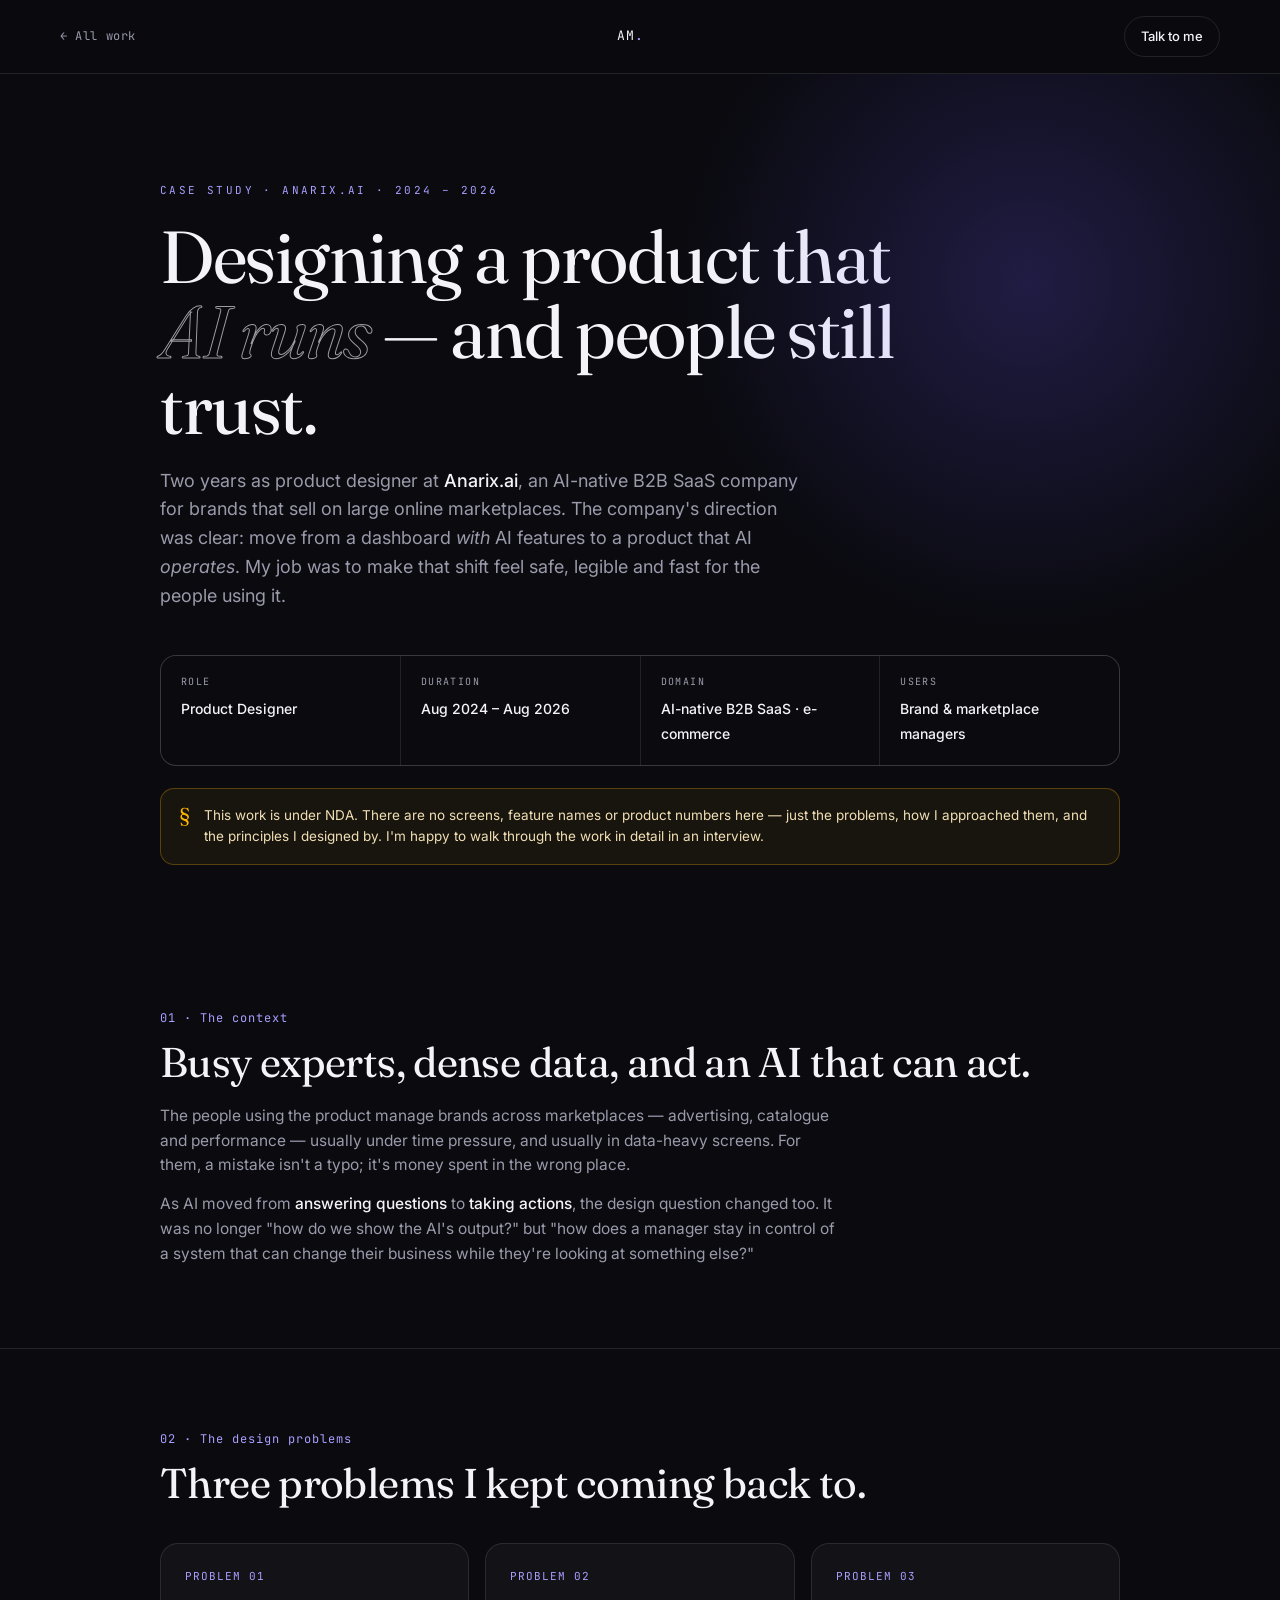
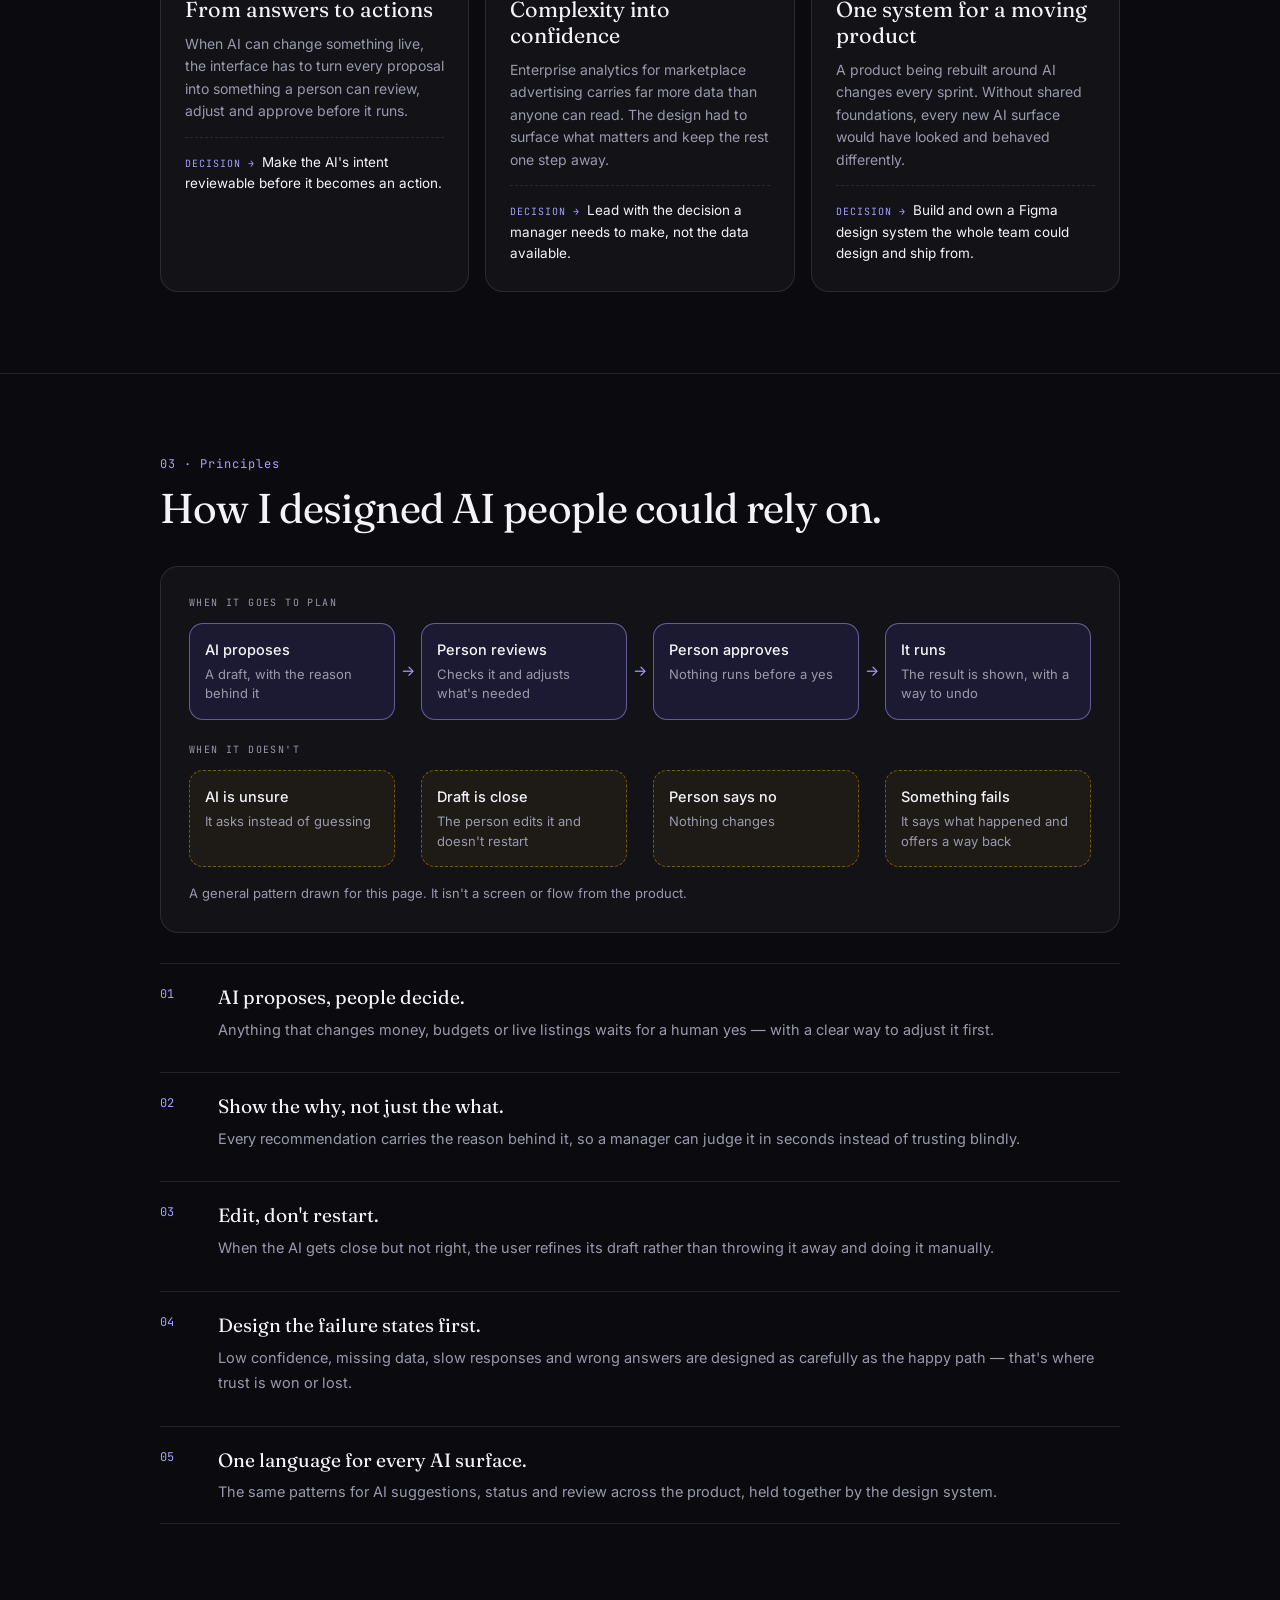
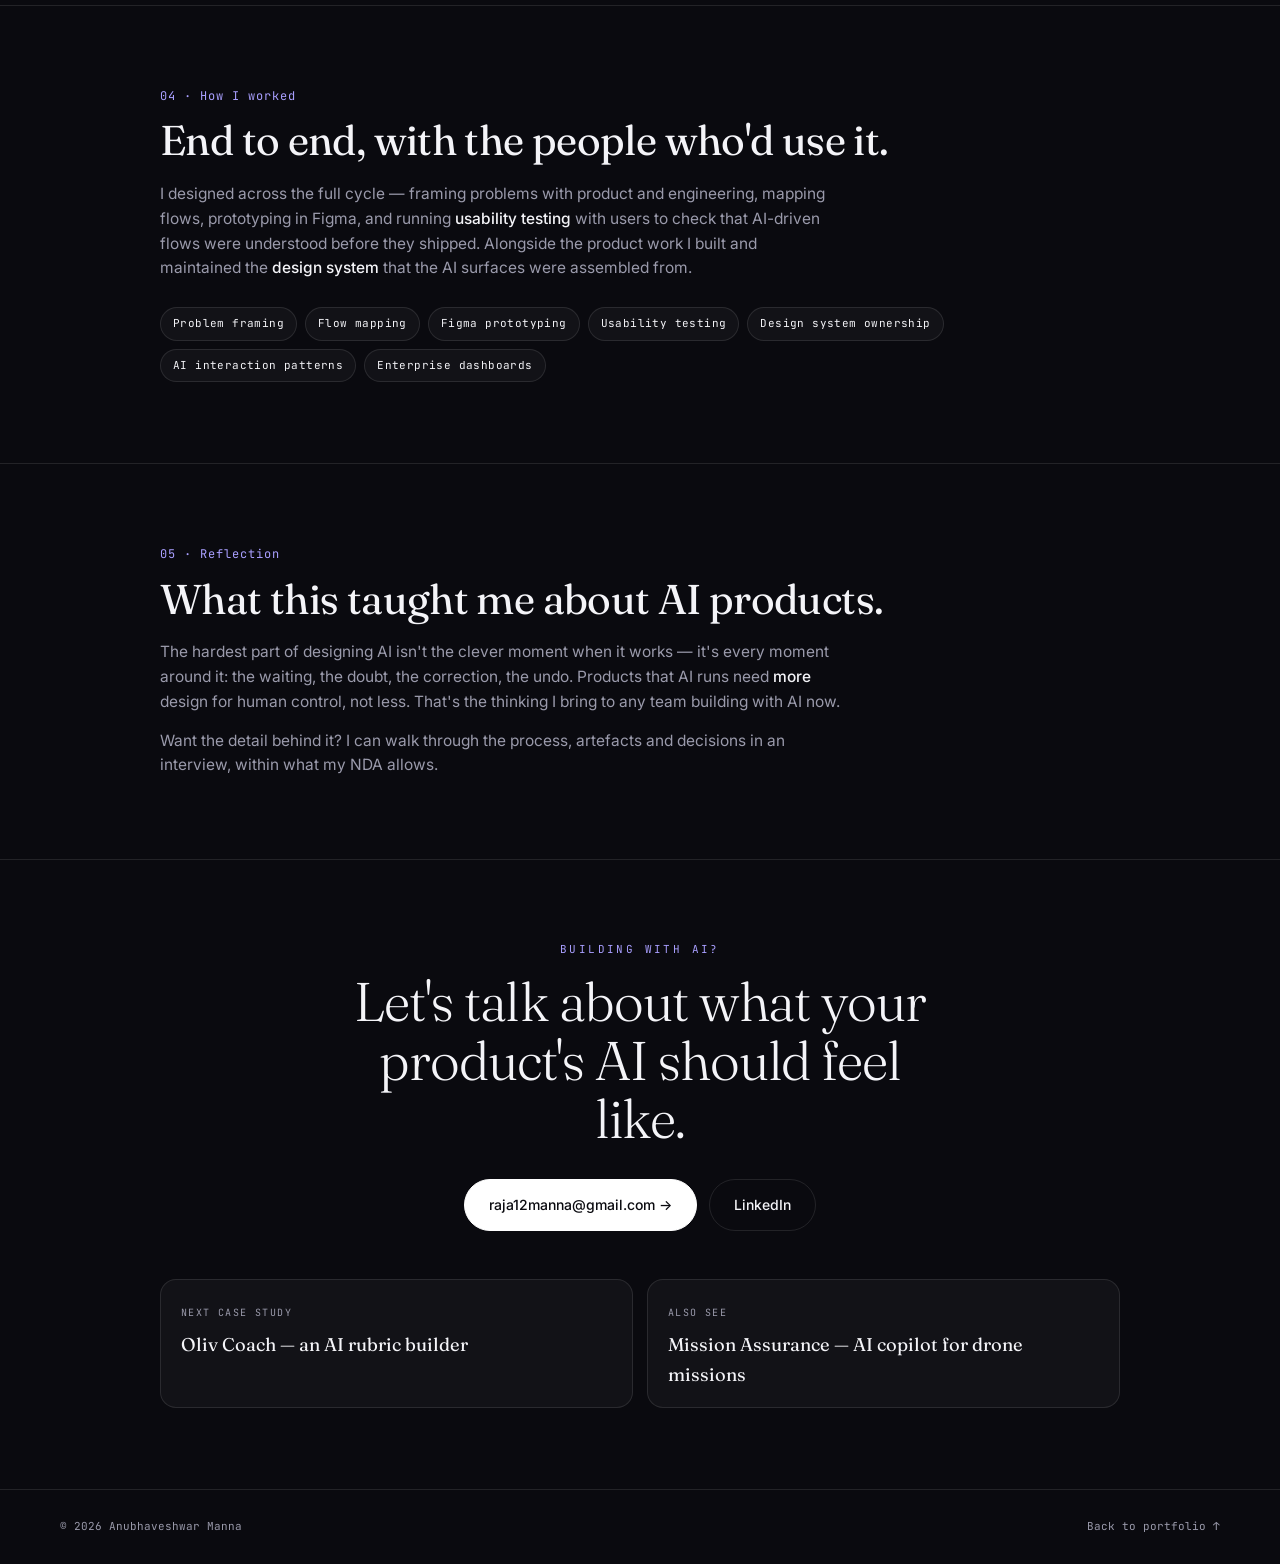
<file: work/anarix.html>
<!DOCTYPE html>
<html lang="en">
<head>
<meta charset="UTF-8" />
<meta name="viewport" content="width=device-width, initial-scale=1.0" />
<title>Designing an AI-native product — Anubhaveshwar Manna</title>
<meta name="description" content="How Anubhaveshwar Manna approached product design at Anarix.ai, an AI-native B2B SaaS company for marketplace sellers. NDA-safe process case study." />
<meta name="theme-color" content="#0a0a0f" />
<meta property="og:title" content="Designing an AI-native product — Anubhaveshwar Manna" />
<meta property="og:description" content="Two years designing AI-first B2B SaaS for marketplace sellers. Process, decisions and AI-design principles." />
<meta property="og:image" content="https://raja12manna-crypto.github.io/anubhav-portfolio/work/anarix-cover.jpg" />
<link rel="icon" href="data:image/svg+xml,%3Csvg xmlns='http://www.w3.org/2000/svg' viewBox='0 0 64 64'%3E%3Crect width='64' height='64' rx='14' fill='%230a0a0f'/%3E%3Ctext x='9' y='42' font-family='Georgia,serif' font-size='30' fill='%23fff'%3EAM%3C/text%3E%3Ccircle cx='53' cy='40' r='4' fill='%236d5cff'/%3E%3C/svg%3E" />
<link rel="preconnect" href="https://fonts.googleapis.com" />
<link rel="preconnect" href="https://fonts.gstatic.com" crossorigin />
<link href="https://fonts.googleapis.com/css2?family=Fraunces:ital,opsz,wght@0,9..144,300;0,9..144,400;1,9..144,400&family=Inter:wght@400;500;600&family=JetBrains+Mono:wght@400;500&display=swap" rel="stylesheet" />
<link rel="stylesheet" href="case.css" />
<style>
  .loop{margin-top:34px;border:1px solid var(--line);border-radius:18px;padding:clamp(18px,3vw,28px);background:var(--card)}
  .loop-label{font-family:var(--mono);font-size:10px;letter-spacing:1.4px;text-transform:uppercase;color:var(--mute);margin-bottom:12px}
  .loop-row{display:grid;grid-template-columns:repeat(4,1fr);gap:26px}
  .loop-row+.loop-label{margin-top:22px}
  .loop-node{position:relative;border-radius:14px;padding:14px 15px 15px}
  .loop-node b{display:block;font-weight:500;font-size:14.5px;color:var(--fg);margin-bottom:4px}
  .loop-node span{display:block;font-size:13px;line-height:1.5;color:var(--mute)}
  .loop-main .loop-node{border:1px solid rgba(169,159,255,.5);background:rgba(109,92,255,.12)}
  .loop-main .loop-node:not(:last-child)::after{content:'→';position:absolute;right:-21px;top:50%;transform:translateY(-50%);color:var(--accent-text);font-size:15px}
  .loop-edge .loop-node{border:1px dashed rgba(255,182,0,.42);background:rgba(255,182,0,.05)}
  .loop-cap{margin-top:16px;font-size:13px;color:var(--mute)}
  @media(max-width:760px){
    .loop-row{grid-template-columns:1fr;gap:24px}
    .loop-main .loop-node:not(:last-child)::after{content:'↓';right:auto;left:50%;top:auto;bottom:-22px;transform:translateX(-50%)}
    .loop-edge{gap:10px}
  }
</style>
</head>
<body>
<div class="progress" id="progress"></div>
<nav class="cs-nav">
  <a class="back" href="../#work">← All work</a>
  <a class="brand" href="../">AM<i>.</i></a>
  <a class="cta" href="mailto:raja12manna@gmail.com?subject=About%20your%20AI%20product%20work">Talk to me</a>
</nav>

<main>
<header class="hero">
  <div class="wrap">
    <div class="kicker rv">Case study · Anarix.ai · 2024 – 2026</div>
    <h1 class="rv">Designing a product that <em>AI runs</em> — and people still trust.</h1>
    <p class="lede rv">Two years as product designer at <b>Anarix.ai</b>, an AI-native B2B SaaS company for brands that sell on large online marketplaces. The company's direction was clear: move from a dashboard <i>with</i> AI features to a product that AI <i>operates</i>. My job was to make that shift feel safe, legible and fast for the people using it.</p>
    <div class="meta rv">
      <div><span>Role</span><b>Product Designer</b></div>
      <div><span>Duration</span><b>Aug 2024 – Aug 2026</b></div>
      <div><span>Domain</span><b>AI-native B2B SaaS · e-commerce</b></div>
      <div><span>Users</span><b>Brand &amp; marketplace managers</b></div>
    </div>
    <div class="note rv">This work is under NDA. There are no screens, feature names or product numbers here — just the problems, how I approached them, and the principles I designed by. I'm happy to walk through the work in detail in an interview.</div>
  </div>
</header>

<section>
  <div class="wrap">
    <div class="sec-num rv">01 · The context</div>
    <h2 class="sec rv">Busy experts, dense data, and an AI that can act.</h2>
    <p class="body rv">The people using the product manage brands across marketplaces — advertising, catalogue and performance — usually under time pressure, and usually in data-heavy screens. For them, a mistake isn't a typo; it's money spent in the wrong place.</p>
    <p class="body rv">As AI moved from <b>answering questions</b> to <b>taking actions</b>, the design question changed too. It was no longer "how do we show the AI's output?" but "how does a manager stay in control of a system that can change their business while they're looking at something else?"</p>
  </div>
</section>

<section>
  <div class="wrap">
    <div class="sec-num rv">02 · The design problems</div>
    <h2 class="sec rv">Three problems I kept coming back to.</h2>
    <div class="grid g3">
      <div class="card rv"><div class="n">PROBLEM 01</div><h3>From answers to actions</h3><p>When AI can change something live, the interface has to turn every proposal into something a person can review, adjust and approve before it runs.</p><span class="q">Make the AI's intent reviewable before it becomes an action.</span></div>
      <div class="card rv"><div class="n">PROBLEM 02</div><h3>Complexity into confidence</h3><p>Enterprise analytics for marketplace advertising carries far more data than anyone can read. The design had to surface what matters and keep the rest one step away.</p><span class="q">Lead with the decision a manager needs to make, not the data available.</span></div>
      <div class="card rv"><div class="n">PROBLEM 03</div><h3>One system for a moving product</h3><p>A product being rebuilt around AI changes every sprint. Without shared foundations, every new AI surface would have looked and behaved differently.</p><span class="q">Build and own a Figma design system the whole team could design and ship from.</span></div>
    </div>
  </div>
</section>

<section>
  <div class="wrap">
    <div class="sec-num rv">03 · Principles</div>
    <h2 class="sec rv">How I designed AI people could rely on.</h2>
    <figure class="loop rv">
      <div class="loop-label">When it goes to plan</div>
      <div class="loop-row loop-main">
        <div class="loop-node"><b>AI proposes</b><span>A draft, with the reason behind it</span></div>
        <div class="loop-node"><b>Person reviews</b><span>Checks it and adjusts what's needed</span></div>
        <div class="loop-node"><b>Person approves</b><span>Nothing runs before a yes</span></div>
        <div class="loop-node"><b>It runs</b><span>The result is shown, with a way to undo</span></div>
      </div>
      <div class="loop-label">When it doesn't</div>
      <div class="loop-row loop-edge">
        <div class="loop-node"><b>AI is unsure</b><span>It asks instead of guessing</span></div>
        <div class="loop-node"><b>Draft is close</b><span>The person edits it and doesn't restart</span></div>
        <div class="loop-node"><b>Person says no</b><span>Nothing changes</span></div>
        <div class="loop-node"><b>Something fails</b><span>It says what happened and offers a way back</span></div>
      </div>
      <figcaption class="loop-cap">A general pattern drawn for this page. It isn't a screen or flow from the product.</figcaption>
    </figure>
    <ul class="principles">
      <li class="rv"><span class="k">01</span><div><b>AI proposes, people decide.</b><span>Anything that changes money, budgets or live listings waits for a human yes — with a clear way to adjust it first.</span></div></li>
      <li class="rv"><span class="k">02</span><div><b>Show the why, not just the what.</b><span>Every recommendation carries the reason behind it, so a manager can judge it in seconds instead of trusting blindly.</span></div></li>
      <li class="rv"><span class="k">03</span><div><b>Edit, don't restart.</b><span>When the AI gets close but not right, the user refines its draft rather than throwing it away and doing it manually.</span></div></li>
      <li class="rv"><span class="k">04</span><div><b>Design the failure states first.</b><span>Low confidence, missing data, slow responses and wrong answers are designed as carefully as the happy path — that's where trust is won or lost.</span></div></li>
      <li class="rv"><span class="k">05</span><div><b>One language for every AI surface.</b><span>The same patterns for AI suggestions, status and review across the product, held together by the design system.</span></div></li>
    </ul>
  </div>
</section>

<section>
  <div class="wrap">
    <div class="sec-num rv">04 · How I worked</div>
    <h2 class="sec rv">End to end, with the people who'd use it.</h2>
    <p class="body rv">I designed across the full cycle — framing problems with product and engineering, mapping flows, prototyping in Figma, and running <b>usability testing</b> with users to check that AI-driven flows were understood before they shipped. Alongside the product work I built and maintained the <b>design system</b> that the AI surfaces were assembled from.</p>
    <div class="chips rv"><span>Problem framing</span><span>Flow mapping</span><span>Figma prototyping</span><span>Usability testing</span><span>Design system ownership</span><span>AI interaction patterns</span><span>Enterprise dashboards</span></div>
  </div>
</section>

<section>
  <div class="wrap">
    <div class="sec-num rv">05 · Reflection</div>
    <h2 class="sec rv">What this taught me about AI products.</h2>
    <p class="body rv">The hardest part of designing AI isn't the clever moment when it works — it's every moment around it: the waiting, the doubt, the correction, the undo. Products that AI runs need <b>more</b> design for human control, not less. That's the thinking I bring to any team building with AI now.</p>
    <p class="body rv">Want the detail behind it? I can walk through the process, artefacts and decisions in an interview, within what my NDA allows.</p>
  </div>
</section>

<section class="end">
  <div class="wrap">
    <div class="kicker rv">Building with AI?</div>
    <h2 class="rv">Let's talk about what your product's AI should feel like.</h2>
    <div class="btn-row rv">
      <a class="btn btn-primary" href="mailto:raja12manna@gmail.com?subject=About%20your%20AI%20product%20work">raja12manna@gmail.com →</a>
      <a class="btn btn-ghost" href="https://www.linkedin.com/in/anubhav-manna-069419177" target="_blank" rel="noopener">LinkedIn</a>
    </div>
    <div class="next rv">
      <a href="oliv.html"><span>Next case study</span><b>Oliv Coach — an AI rubric builder</b></a>
      <a href="https://raja12manna-crypto.github.io/missionassurance/case-study.html"><span>Also see</span><b>Mission Assurance — AI copilot for drone missions</b></a>
    </div>
  </div>
</section>
</main>

<footer><span>© 2026 Anubhaveshwar Manna</span><a href="../">Back to portfolio ↑</a></footer>
<script src="case.js"></script>
</body>
</html>
</file>
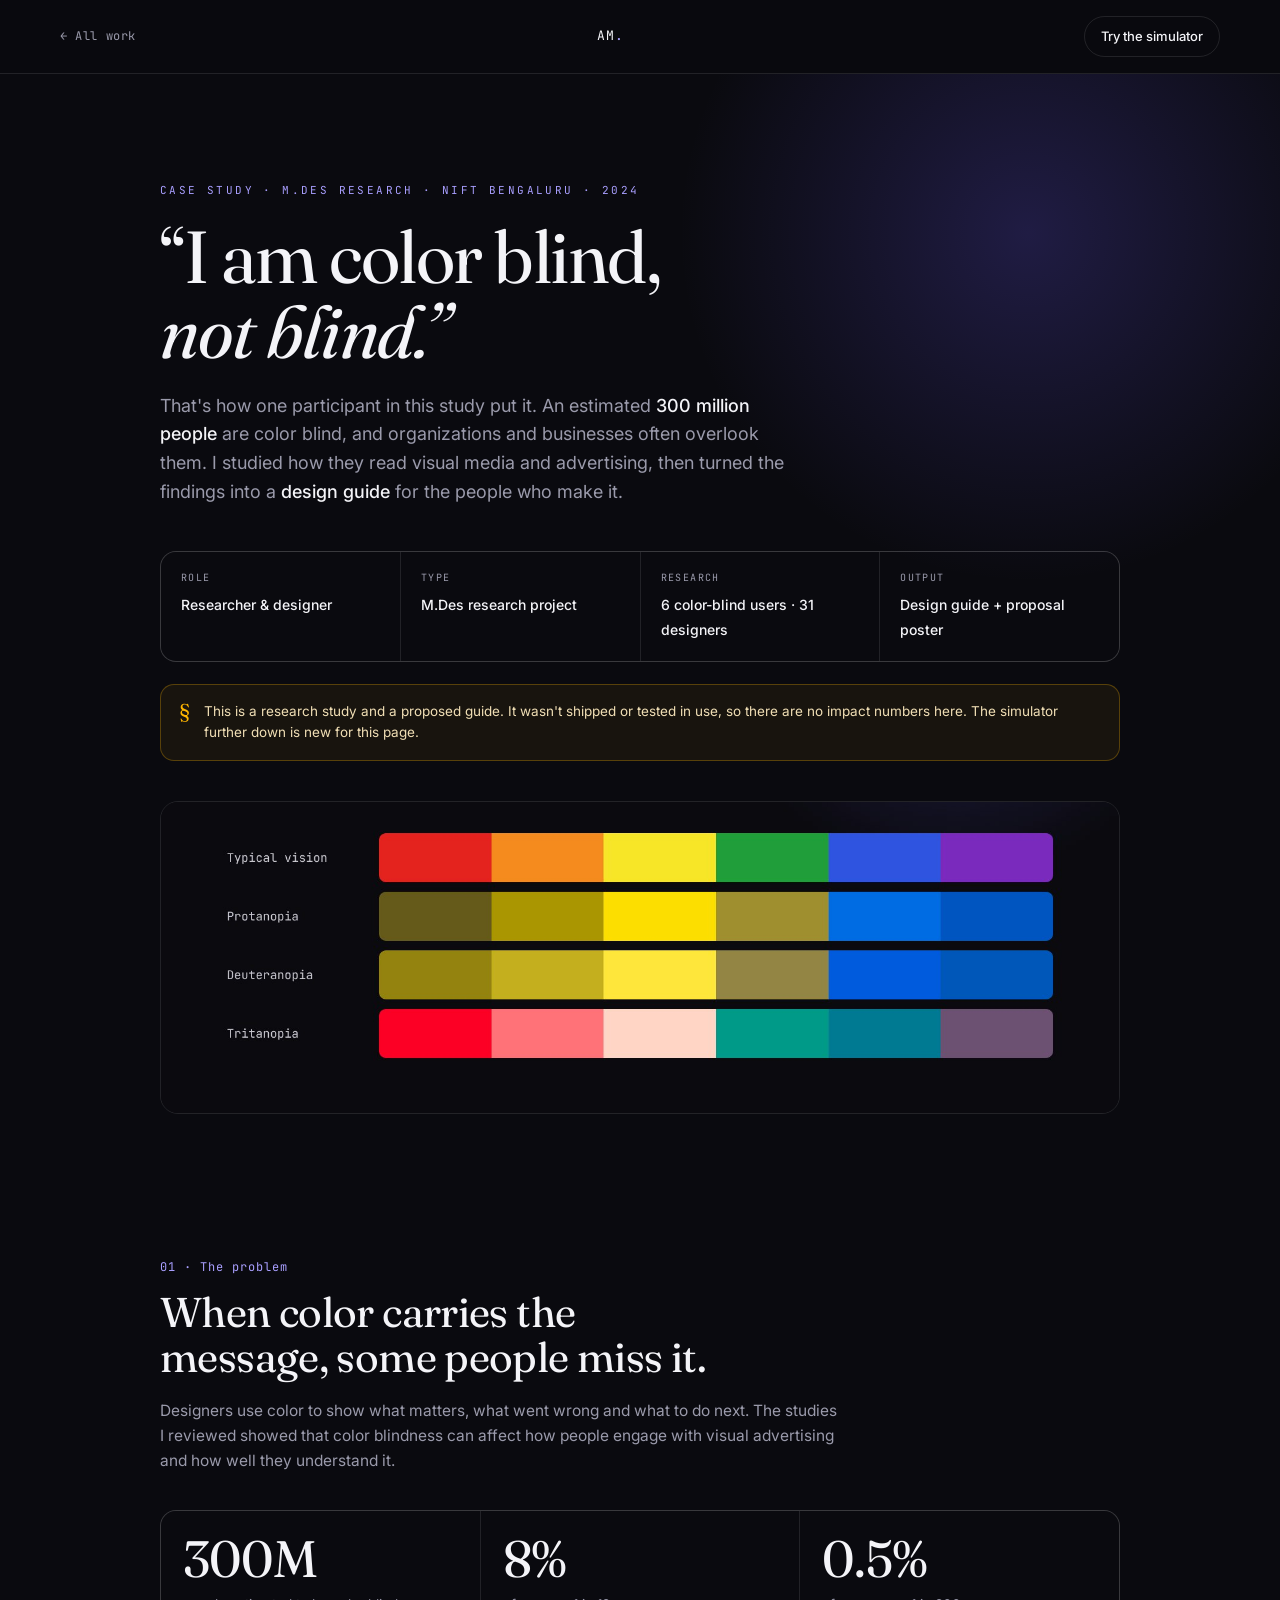
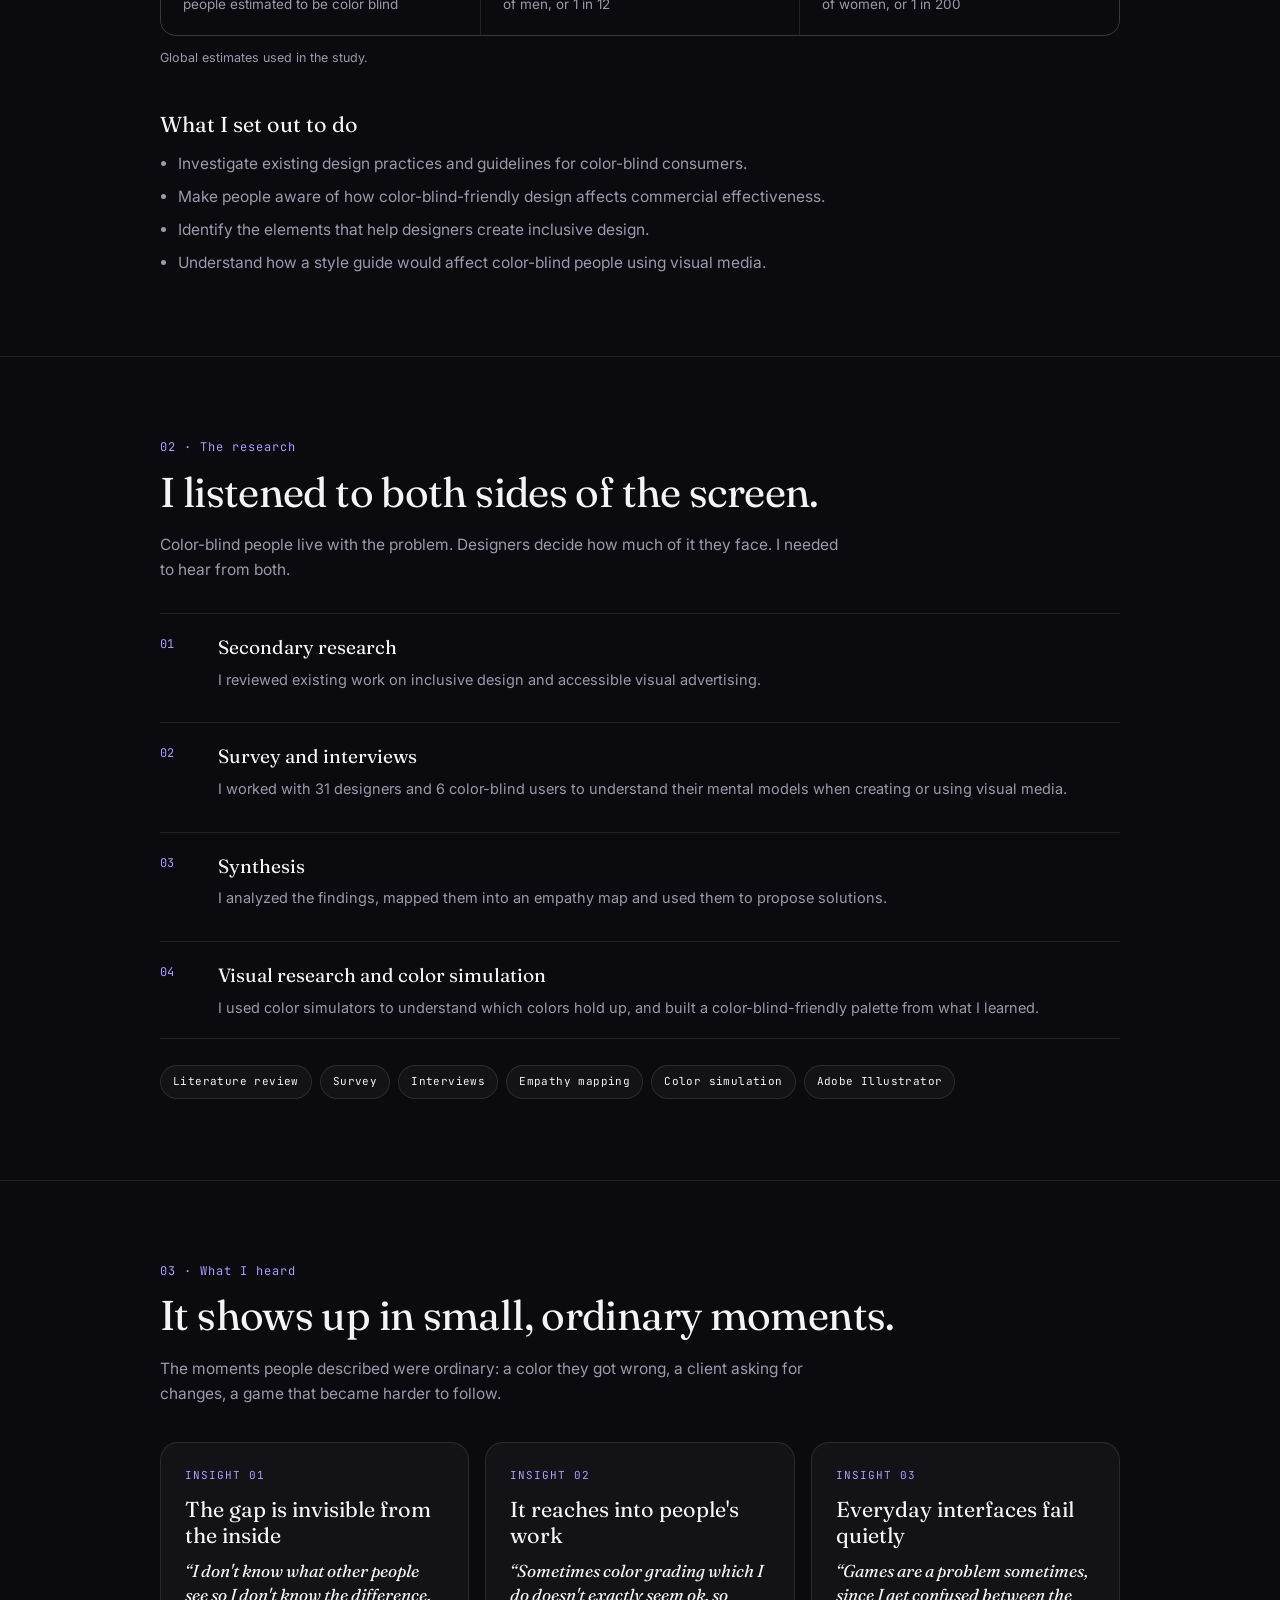
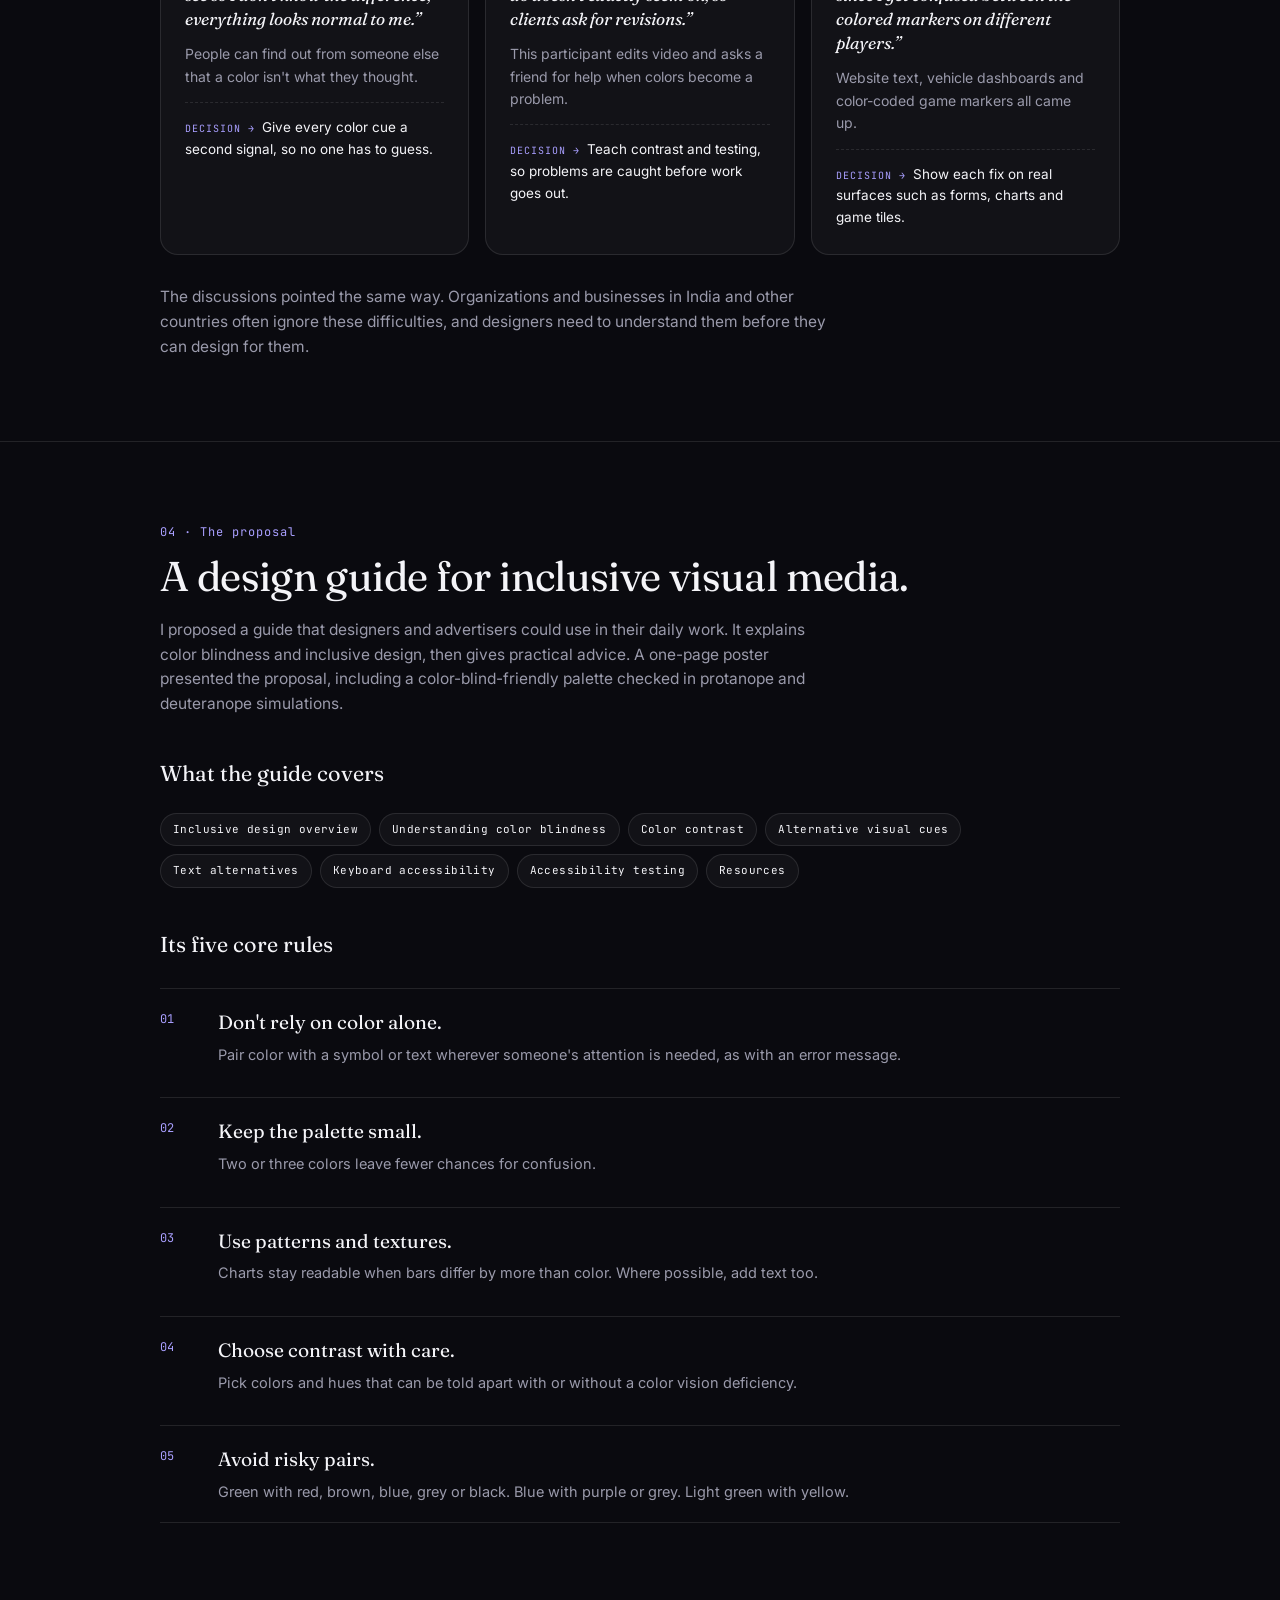
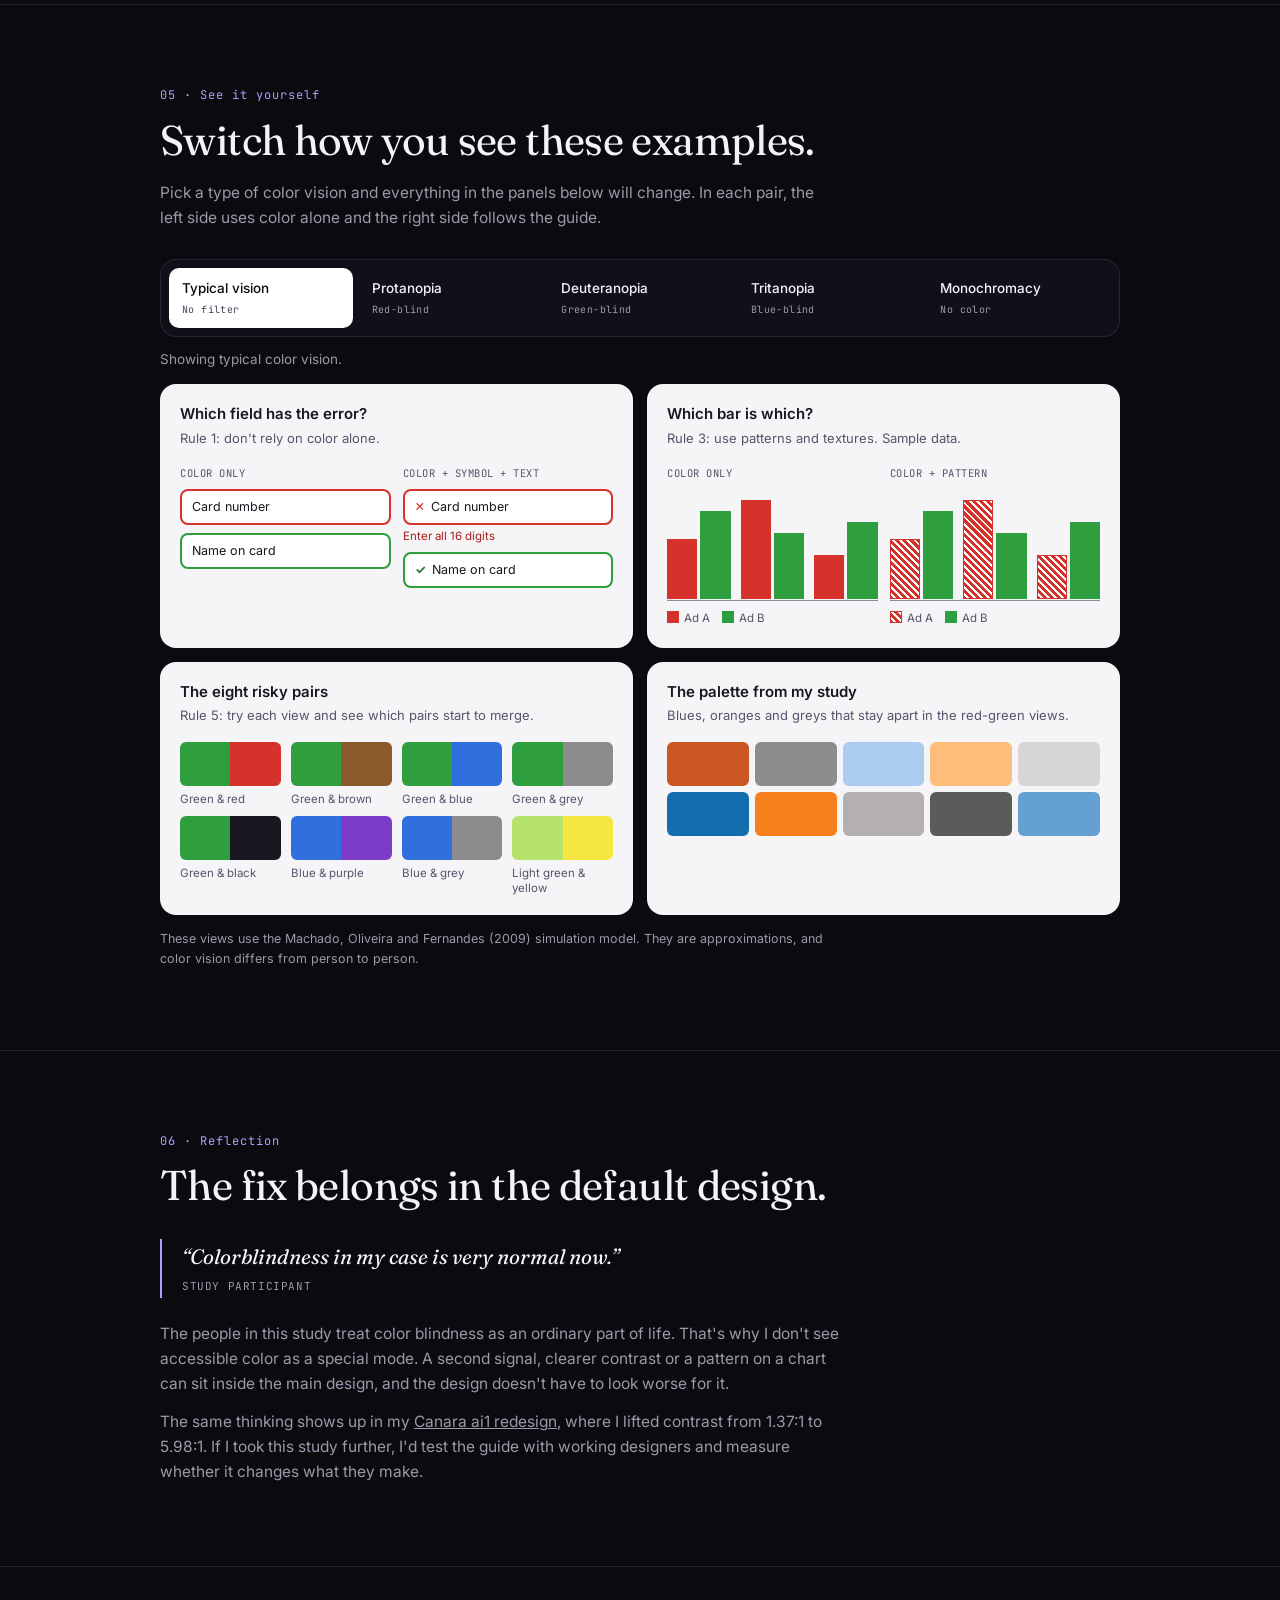
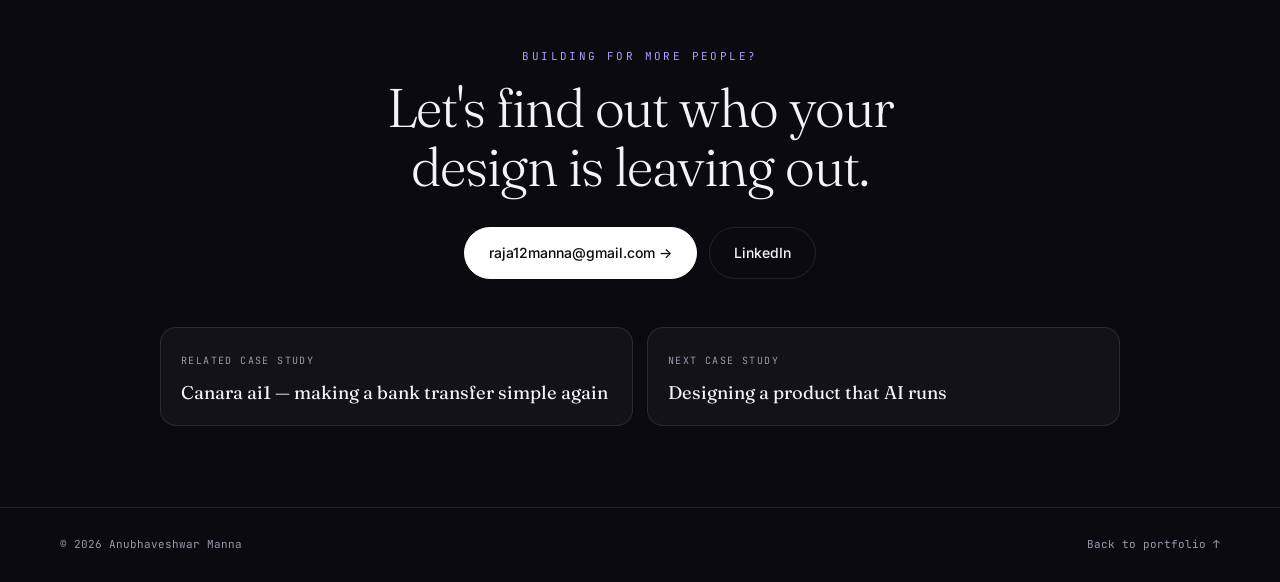
<file: work/colorblind.html>
<!DOCTYPE html>
<html lang="en">
<head>
<meta charset="UTF-8" />
<meta name="viewport" content="width=device-width, initial-scale=1.0" />
<title>Color blind, not blind — Anubhaveshwar Manna</title>
<meta name="description" content="M.Des research by Anubhaveshwar Manna into how color-blind people read visual media, and a design guide for inclusive design. Includes a live color vision simulator." />
<meta name="theme-color" content="#0a0a0f" />
<meta property="og:title" content="Color blind, not blind — Anubhaveshwar Manna" />
<meta property="og:description" content="Research with 6 color-blind users and 31 designers, turned into a design guide for inclusive visual media." />
<meta property="og:image" content="https://raja12manna-crypto.github.io/anubhav-portfolio/work/colorblind-cover.jpg" />
<link rel="icon" href="data:image/svg+xml,%3Csvg xmlns='http://www.w3.org/2000/svg' viewBox='0 0 64 64'%3E%3Crect width='64' height='64' rx='14' fill='%230a0a0f'/%3E%3Ctext x='9' y='42' font-family='Georgia,serif' font-size='30' fill='%23fff'%3EAM%3C/text%3E%3Ccircle cx='53' cy='40' r='4' fill='%236d5cff'/%3E%3C/svg%3E" />
<link rel="preconnect" href="https://fonts.googleapis.com" />
<link rel="preconnect" href="https://fonts.gstatic.com" crossorigin />
<link href="https://fonts.googleapis.com/css2?family=Fraunces:ital,opsz,wght@0,9..144,300;0,9..144,400;1,9..144,400&family=Inter:wght@400;500;600&family=JetBrains+Mono:wght@400;500&display=swap" rel="stylesheet" />
<link rel="stylesheet" href="case.css" />
<style>
  :root{--paper:#f5f5f8;--ink:#17171f;--ink-2:#55556a;--paper-line:#d9d9e3}
  .hero h1{max-width:none}
  .hero h1 span{display:block;font-style:italic}
  h2.sec{text-wrap:balance}
  /* The cover crops to its color bands here, because the headline is already above it */
  .shot{margin-top:40px;border-radius:18px;overflow:hidden;border:1px solid var(--line)}
  .shot img{display:block;width:100%;height:auto;aspect-ratio:1600/520;object-fit:cover;object-position:0 100%}

  .stats{display:grid;grid-template-columns:repeat(3,1fr);gap:1px;background:var(--line);border:1px solid var(--line);border-radius:16px;overflow:hidden;margin-top:36px}
  .stats div{background:var(--bg);padding:22px 22px 20px;min-width:0}
  .stats b{display:block;font-family:var(--serif);font-weight:400;font-size:clamp(2rem,5vw,3.2rem);line-height:1;letter-spacing:-.02em}
  .stats span{display:block;margin-top:10px;font-size:13.5px;color:var(--mute)}
  .fine{margin-top:12px;font-size:12.5px;color:var(--mute)}
  h3.sub{font-family:var(--serif);font-weight:400;font-size:1.35rem;line-height:1.2;margin-top:44px}
  .goals{margin-top:14px;padding-left:18px;color:var(--mute);font-size:15.5px;max-width:680px;display:grid;gap:8px}

  .card blockquote{font-family:var(--serif);font-style:italic;font-size:1.08rem;line-height:1.4;color:var(--fg);margin-bottom:12px}
  .pull{margin-top:30px;max-width:680px;padding:4px 0 4px 20px;border-left:2px solid var(--accent-text);font-family:var(--serif);font-style:italic;font-size:1.3rem;line-height:1.35}
  .pull cite{display:block;margin-top:8px;font-family:var(--mono);font-style:normal;font-size:11px;letter-spacing:.6px;color:var(--mute)}

  /* Simulator */
  .sim-bar{position:sticky;top:74px;z-index:20;display:flex;flex-wrap:wrap;gap:6px;margin-top:28px;padding:8px;border:1px solid var(--line);border-radius:16px;background:rgba(18,17,28,.94)}
  .sim-bar legend{position:absolute;width:1px;height:1px;overflow:hidden;clip-path:inset(50%)}
  .sim-bar label{flex:1 1 130px;min-width:0;cursor:pointer}
  .sim-bar input{position:absolute;opacity:0;width:1px;height:1px}
  .sim-bar span{display:block;height:100%;padding:9px 12px;border-radius:10px;border:1px solid transparent;font-size:13.5px;font-weight:500;transition:background .2s,color .2s}
  .sim-bar small{display:block;font-family:var(--mono);font-size:10px;letter-spacing:.4px;font-weight:400;color:var(--mute);margin-top:2px}
  .sim-bar label:hover span{border-color:var(--line)}
  .sim-bar input:checked+span{background:#fff;color:#0a0a0f}
  .sim-bar input:checked+span small{color:#44445a}
  .sim-bar input:focus-visible+span{outline:2px solid var(--accent-text);outline-offset:2px}
  @media(max-width:700px){
    .sim-bar{flex-wrap:nowrap;overflow-x:auto;-webkit-overflow-scrolling:touch}
    .sim-bar label{flex:0 0 auto}
    .sim-bar small{display:none}
  }
  .sim-status{margin-top:12px;font-size:13.5px;color:var(--mute);min-height:1.6em}
  .sim-stage{display:grid;grid-template-columns:1fr 1fr;gap:14px;margin-top:14px}
  @media(max-width:860px){.sim-stage{grid-template-columns:1fr}}
  .panel{min-width:0;background:var(--paper);color:var(--ink);border-radius:16px;padding:20px}
  .panel h3{font-family:var(--sans);font-size:15px;font-weight:600;line-height:1.3}
  .panel p{margin-top:4px;font-size:13px;color:var(--ink-2)}
  .pair{display:grid;grid-template-columns:1fr 1fr;gap:12px;margin-top:16px}
  .pair>div{min-width:0}
  .tag{display:block;margin-bottom:8px;font-family:var(--mono);font-size:10.5px;letter-spacing:.5px;color:var(--ink-2)}
  .field{display:flex;align-items:center;gap:6px;min-height:36px;padding:6px 10px;border:2px solid;border-radius:8px;background:#fff;font-size:12.5px}
  .field+.field{margin-top:8px}
  .field.bad{border-color:#d6322c}.field.good{border-color:#2e9e3f}
  .field i{font-style:normal;font-weight:700;line-height:1}
  .field.bad i{color:#d6322c}.field.good i{color:#1f7a2e}
  .msg{margin-top:4px;font-size:11.5px;line-height:1.3;color:#a81e19}
  .msg+.field{margin-top:8px}
  .bars{display:flex;align-items:flex-end;gap:10px;height:112px;padding-bottom:1px;border-bottom:1px solid #8b8b9c}
  .bars .g{flex:1;display:flex;align-items:flex-end;gap:3px;height:100%;min-width:0}
  .bars u{flex:1;display:block;text-decoration:none;min-width:0}
  .bars .a{background:#d6322c}.bars .b{background:#2e9e3f}
  .patterned .a{background:repeating-linear-gradient(45deg,#d6322c 0 3px,#fff 3px 5px);outline:1px solid #d6322c;outline-offset:-1px}
  .key{display:flex;flex-wrap:wrap;gap:4px 12px;margin-top:8px;font-size:11.5px;color:var(--ink-2)}
  .key b{display:inline-block;width:12px;height:12px;margin-right:5px;vertical-align:-1px;background:#d6322c}
  .key .k2{background:#2e9e3f}
  .patterned .key b{background:repeating-linear-gradient(45deg,#d6322c 0 3px,#fff 3px 5px);outline:1px solid #d6322c;outline-offset:-1px}
  .patterned .key .k2{background:#2e9e3f;outline:0}
  .combos{display:grid;grid-template-columns:repeat(4,1fr);gap:10px;margin-top:16px}
  @media(max-width:480px){.combos{grid-template-columns:repeat(2,1fr)}}
  .combos div{min-width:0;font-size:11.5px;line-height:1.25;color:var(--ink-2)}
  .combos i{display:grid;grid-template-columns:1fr 1fr;height:44px;margin-bottom:6px;border-radius:6px;overflow:hidden}
  .combos u{display:block}
  .swatches{display:grid;grid-template-columns:repeat(5,1fr);gap:6px;margin-top:16px}
  .swatches i{display:block;height:44px;border-radius:6px}
  .sim-note{margin-top:14px;font-size:12.5px;color:var(--mute);max-width:680px}
</style>
</head>
<body>
<div class="progress" id="progress"></div>
<nav class="cs-nav">
  <a class="back" href="../#work">← All work</a>
  <a class="brand" href="../">AM<i>.</i></a>
  <a class="cta" href="#simulator">Try the simulator</a>
</nav>

<main>
<header class="hero">
  <div class="wrap">
    <div class="kicker rv">Case study · M.Des research · NIFT Bengaluru · 2024</div>
    <h1 class="rv">“I am color blind, <span>not blind.”</span></h1>
    <p class="lede rv">That's how one participant in this study put it. An estimated <b>300 million people</b> are color blind, and organizations and businesses often overlook them. I studied how they read visual media and advertising, then turned the findings into a <b>design guide</b> for the people who make it.</p>
    <div class="meta rv">
      <div><span>Role</span><b>Researcher &amp; designer</b></div>
      <div><span>Type</span><b>M.Des research project</b></div>
      <div><span>Research</span><b>6 color-blind users · 31 designers</b></div>
      <div><span>Output</span><b>Design guide + proposal poster</b></div>
    </div>
    <div class="note rv">This is a research study and a proposed guide. It wasn't shipped or tested in use, so there are no impact numbers here. The simulator further down is new for this page.</div>
    <div class="shot rv"><img src="colorblind-cover.jpg" width="1600" height="1000" alt="The same six color bands shown four times: in typical vision, protanopia, deuteranopia and tritanopia. Reds and greens turn to similar olive tones in two of the simulated views." loading="eager" /></div>
  </div>
</header>

<section>
  <div class="wrap">
    <div class="sec-num rv">01 · The problem</div>
    <h2 class="sec rv">When color carries the message, some people miss it.</h2>
    <p class="body rv">Designers use color to show what matters, what went wrong and what to do next. The studies I reviewed showed that color blindness can affect how people engage with visual advertising and how well they understand it.</p>
    <div class="stats rv">
      <div><b>300M</b><span>people estimated to be color blind</span></div>
      <div><b>8%</b><span>of men, or 1 in 12</span></div>
      <div><b>0.5%</b><span>of women, or 1 in 200</span></div>
    </div>
    <p class="fine rv">Global estimates used in the study.</p>
    <h3 class="sub rv">What I set out to do</h3>
    <ul class="goals rv">
      <li>Investigate existing design practices and guidelines for color-blind consumers.</li>
      <li>Make people aware of how color-blind-friendly design affects commercial effectiveness.</li>
      <li>Identify the elements that help designers create inclusive design.</li>
      <li>Understand how a style guide would affect color-blind people using visual media.</li>
    </ul>
  </div>
</section>

<section>
  <div class="wrap">
    <div class="sec-num rv">02 · The research</div>
    <h2 class="sec rv">I listened to both sides of the screen.</h2>
    <p class="body rv">Color-blind people live with the problem. Designers decide how much of it they face. I needed to hear from both.</p>
    <ul class="principles">
      <li class="rv"><span class="k">01</span><div><b>Secondary research</b><span>I reviewed existing work on inclusive design and accessible visual advertising.</span></div></li>
      <li class="rv"><span class="k">02</span><div><b>Survey and interviews</b><span>I worked with 31 designers and 6 color-blind users to understand their mental models when creating or using visual media.</span></div></li>
      <li class="rv"><span class="k">03</span><div><b>Synthesis</b><span>I analyzed the findings, mapped them into an empathy map and used them to propose solutions.</span></div></li>
      <li class="rv"><span class="k">04</span><div><b>Visual research and color simulation</b><span>I used color simulators to understand which colors hold up, and built a color-blind-friendly palette from what I learned.</span></div></li>
    </ul>
    <div class="chips rv"><span>Literature review</span><span>Survey</span><span>Interviews</span><span>Empathy mapping</span><span>Color simulation</span><span>Adobe Illustrator</span></div>
  </div>
</section>

<section>
  <div class="wrap">
    <div class="sec-num rv">03 · What I heard</div>
    <h2 class="sec rv">It shows up in small, ordinary moments.</h2>
    <p class="body rv">The moments people described were ordinary: a color they got wrong, a client asking for changes, a game that became harder to follow.</p>
    <div class="grid g3">
      <div class="card rv"><div class="n">INSIGHT 01</div><h3>The gap is invisible from the inside</h3><blockquote>“I don't know what other people see so I don't know the difference, everything looks normal to me.”</blockquote><p>People can find out from someone else that a color isn't what they thought.</p><span class="q">Give every color cue a second signal, so no one has to guess.</span></div>
      <div class="card rv"><div class="n">INSIGHT 02</div><h3>It reaches into people's work</h3><blockquote>“Sometimes color grading which I do doesn't exactly seem ok, so clients ask for revisions.”</blockquote><p>This participant edits video and asks a friend for help when colors become a problem.</p><span class="q">Teach contrast and testing, so problems are caught before work goes out.</span></div>
      <div class="card rv"><div class="n">INSIGHT 03</div><h3>Everyday interfaces fail quietly</h3><blockquote>“Games are a problem sometimes, since I get confused between the colored markers on different players.”</blockquote><p>Website text, vehicle dashboards and color-coded game markers all came up.</p><span class="q">Show each fix on real surfaces such as forms, charts and game tiles.</span></div>
    </div>
    <p class="body rv" style="margin-top:30px">The discussions pointed the same way. Organizations and businesses in India and other countries often ignore these difficulties, and designers need to understand them before they can design for them.</p>
  </div>
</section>

<section>
  <div class="wrap">
    <div class="sec-num rv">04 · The proposal</div>
    <h2 class="sec rv">A design guide for inclusive visual media.</h2>
    <p class="body rv">I proposed a guide that designers and advertisers could use in their daily work. It explains color blindness and inclusive design, then gives practical advice. A one-page poster presented the proposal, including a color-blind-friendly palette checked in protanope and deuteranope simulations.</p>
    <h3 class="sub rv">What the guide covers</h3>
    <div class="chips rv"><span>Inclusive design overview</span><span>Understanding color blindness</span><span>Color contrast</span><span>Alternative visual cues</span><span>Text alternatives</span><span>Keyboard accessibility</span><span>Accessibility testing</span><span>Resources</span></div>
    <h3 class="sub rv">Its five core rules</h3>
    <ul class="principles">
      <li class="rv"><span class="k">01</span><div><b>Don't rely on color alone.</b><span>Pair color with a symbol or text wherever someone's attention is needed, as with an error message.</span></div></li>
      <li class="rv"><span class="k">02</span><div><b>Keep the palette small.</b><span>Two or three colors leave fewer chances for confusion.</span></div></li>
      <li class="rv"><span class="k">03</span><div><b>Use patterns and textures.</b><span>Charts stay readable when bars differ by more than color. Where possible, add text too.</span></div></li>
      <li class="rv"><span class="k">04</span><div><b>Choose contrast with care.</b><span>Pick colors and hues that can be told apart with or without a color vision deficiency.</span></div></li>
      <li class="rv"><span class="k">05</span><div><b>Avoid risky pairs.</b><span>Green with red, brown, blue, grey or black. Blue with purple or grey. Light green with yellow.</span></div></li>
    </ul>
  </div>
</section>

<section id="simulator">
  <div class="wrap">
    <div class="sec-num rv">05 · See it yourself</div>
    <h2 class="sec rv">Switch how you see these examples.</h2>
    <p class="body rv">Pick a type of color vision and everything in the panels below will change. In each pair, the left side uses color alone and the right side follows the guide.</p>

    <fieldset class="sim-bar" id="sim-bar" style="min-inline-size:0">
      <legend>Choose a color vision type to simulate</legend>
      <label><input type="radio" name="vision" id="v-none" value="none" checked /><span>Typical vision<small>No filter</small></span></label>
      <label><input type="radio" name="vision" id="v-p" value="p" /><span>Protanopia<small>Red-blind</small></span></label>
      <label><input type="radio" name="vision" id="v-d" value="d" /><span>Deuteranopia<small>Green-blind</small></span></label>
      <label><input type="radio" name="vision" id="v-t" value="t" /><span>Tritanopia<small>Blue-blind</small></span></label>
      <label><input type="radio" name="vision" id="v-m" value="m" /><span>Monochromacy<small>No color</small></span></label>
    </fieldset>
    <p class="sim-status" id="sim-status" role="status">Showing typical color vision.</p>

    <div class="sim-stage" id="sim-stage">
      <div class="panel">
        <h3>Which field has the error?</h3>
        <p>Rule 1: don't rely on color alone.</p>
        <div class="pair">
          <div><span class="tag">COLOR ONLY</span>
            <div class="field bad">Card number</div>
            <div class="field good">Name on card</div>
          </div>
          <div><span class="tag">COLOR + SYMBOL + TEXT</span>
            <div class="field bad"><i aria-hidden="true">✕</i>Card number</div>
            <div class="msg">Enter all 16 digits</div>
            <div class="field good"><i aria-hidden="true">✓</i>Name on card</div>
          </div>
        </div>
      </div>

      <div class="panel">
        <h3>Which bar is which?</h3>
        <p>Rule 3: use patterns and textures. Sample data.</p>
        <div class="pair">
          <div><span class="tag">COLOR ONLY</span>
            <div class="bars" role="img" aria-label="Sample bar chart using red and green bars with no other difference">
              <div class="g"><u class="a" style="height:55%"></u><u class="b" style="height:80%"></u></div>
              <div class="g"><u class="a" style="height:90%"></u><u class="b" style="height:60%"></u></div>
              <div class="g"><u class="a" style="height:40%"></u><u class="b" style="height:70%"></u></div>
            </div>
            <div class="key"><span><b></b>Ad A</span><span><b class="k2"></b>Ad B</span></div>
          </div>
          <div class="patterned"><span class="tag">COLOR + PATTERN</span>
            <div class="bars" role="img" aria-label="The same sample chart, with one series striped so the bars differ by more than color">
              <div class="g"><u class="a" style="height:55%"></u><u class="b" style="height:80%"></u></div>
              <div class="g"><u class="a" style="height:90%"></u><u class="b" style="height:60%"></u></div>
              <div class="g"><u class="a" style="height:40%"></u><u class="b" style="height:70%"></u></div>
            </div>
            <div class="key"><span><b></b>Ad A</span><span><b class="k2"></b>Ad B</span></div>
          </div>
        </div>
      </div>

      <div class="panel">
        <h3>The eight risky pairs</h3>
        <p>Rule 5: try each view and see which pairs start to merge.</p>
        <div class="combos">
          <div><i><u style="background:#2e9e3f"></u><u style="background:#d6322c"></u></i>Green &amp; red</div>
          <div><i><u style="background:#2e9e3f"></u><u style="background:#8a5a2b"></u></i>Green &amp; brown</div>
          <div><i><u style="background:#2e9e3f"></u><u style="background:#2f6fde"></u></i>Green &amp; blue</div>
          <div><i><u style="background:#2e9e3f"></u><u style="background:#8c8c8c"></u></i>Green &amp; grey</div>
          <div><i><u style="background:#2e9e3f"></u><u style="background:#17171f"></u></i>Green &amp; black</div>
          <div><i><u style="background:#2f6fde"></u><u style="background:#7d3cc8"></u></i>Blue &amp; purple</div>
          <div><i><u style="background:#2f6fde"></u><u style="background:#8c8c8c"></u></i>Blue &amp; grey</div>
          <div><i><u style="background:#b6e36a"></u><u style="background:#f5e642"></u></i>Light green &amp; yellow</div>
        </div>
      </div>

      <div class="panel">
        <h3>The palette from my study</h3>
        <p>Blues, oranges and greys that stay apart in the red-green views.</p>
        <div class="swatches" role="img" aria-label="Ten palette swatches in rust, grey, light blue, peach, pale grey, blue, orange, warm grey, charcoal and sky blue">
          <i style="background:#cb5724"></i><i style="background:#8e8c8f"></i><i style="background:#abccee"></i><i style="background:#febd7b"></i><i style="background:#d7d5d8"></i>
          <i style="background:#116dac"></i><i style="background:#f67e1d"></i><i style="background:#b4afb3"></i><i style="background:#5b5b5b"></i><i style="background:#64a0d2"></i>
        </div>
      </div>
    </div>
    <p class="sim-note">These views use the Machado, Oliveira and Fernandes (2009) simulation model. They are approximations, and color vision differs from person to person.</p>
  </div>
</section>

<section>
  <div class="wrap">
    <div class="sec-num rv">06 · Reflection</div>
    <h2 class="sec rv">The fix belongs in the default design.</h2>
    <blockquote class="pull rv">“Colorblindness in my case is very normal now.”<cite>STUDY PARTICIPANT</cite></blockquote>
    <p class="body rv" style="margin-top:24px">The people in this study treat color blindness as an ordinary part of life. That's why I don't see accessible color as a special mode. A second signal, clearer contrast or a pattern on a chart can sit inside the main design, and the design doesn't have to look worse for it.</p>
    <p class="body rv">The same thinking shows up in my <a href="https://raja12manna-crypto.github.io/canarabank/case-study.html">Canara ai1 redesign</a>, where I lifted contrast from 1.37:1 to 5.98:1. If I took this study further, I'd test the guide with working designers and measure whether it changes what they make.</p>
  </div>
</section>

<section class="end">
  <div class="wrap">
    <div class="kicker rv">Building for more people?</div>
    <h2 class="rv">Let's find out who your design is leaving out.</h2>
    <div class="btn-row rv">
      <a class="btn btn-primary" href="mailto:raja12manna@gmail.com?subject=About%20your%20color%20blindness%20research">raja12manna@gmail.com →</a>
      <a class="btn btn-ghost" href="https://www.linkedin.com/in/anubhav-manna-069419177" target="_blank" rel="noopener">LinkedIn</a>
    </div>
    <div class="next rv">
      <a href="https://raja12manna-crypto.github.io/canarabank/case-study.html"><span>Related case study</span><b>Canara ai1 — making a bank transfer simple again</b></a>
      <a href="anarix.html"><span>Next case study</span><b>Designing a product that AI runs</b></a>
    </div>
  </div>
</section>
</main>

<footer><span>© 2026 Anubhaveshwar Manna</span><a href="../">Back to portfolio ↑</a></footer>

<svg width="0" height="0" style="position:absolute" aria-hidden="true" focusable="false">
  <defs>
    <!-- Machado et al. (2009), severity 1.0, applied in linear RGB -->
    <filter id="cvd-p" color-interpolation-filters="linearRGB"><feColorMatrix type="matrix" values="0.152286 1.052583 -0.204868 0 0  0.114503 0.786281 0.099216 0 0  -0.003882 -0.048116 1.051998 0 0  0 0 0 1 0"/></filter>
    <filter id="cvd-d" color-interpolation-filters="linearRGB"><feColorMatrix type="matrix" values="0.367322 0.860646 -0.227968 0 0  0.280085 0.672501 0.047413 0 0  -0.01182 0.04294 0.968881 0 0  0 0 0 1 0"/></filter>
    <filter id="cvd-t" color-interpolation-filters="linearRGB"><feColorMatrix type="matrix" values="1.255528 -0.076749 -0.178779 0 0  -0.078411 0.930809 0.147602 0 0  0.004733 0.691367 0.3039 0 0  0 0 0 1 0"/></filter>
    <filter id="cvd-m" color-interpolation-filters="linearRGB"><feColorMatrix type="matrix" values="0.2126 0.7152 0.0722 0 0  0.2126 0.7152 0.0722 0 0  0.2126 0.7152 0.0722 0 0  0 0 0 1 0"/></filter>
  </defs>
</svg>

<script src="case.js"></script>
<script>
(function(){
  var stage=document.getElementById('sim-stage'),status=document.getElementById('sim-status');
  var text={none:'Showing typical color vision.',p:'Simulating protanopia. Reds look darker and move toward olive.',d:'Simulating deuteranopia. Reds and greens move toward similar olive tones.',t:'Simulating tritanopia. Blues and greens become harder to tell apart.',m:'Simulating monochromacy. Only lightness is left.'};
  document.getElementById('sim-bar').addEventListener('change',function(e){
    var v=e.target.value;
    stage.style.filter=v==='none'?'none':'url(#cvd-'+v+')';
    status.textContent=text[v];
  });
})();
</script>
</body>
</html>
</file>
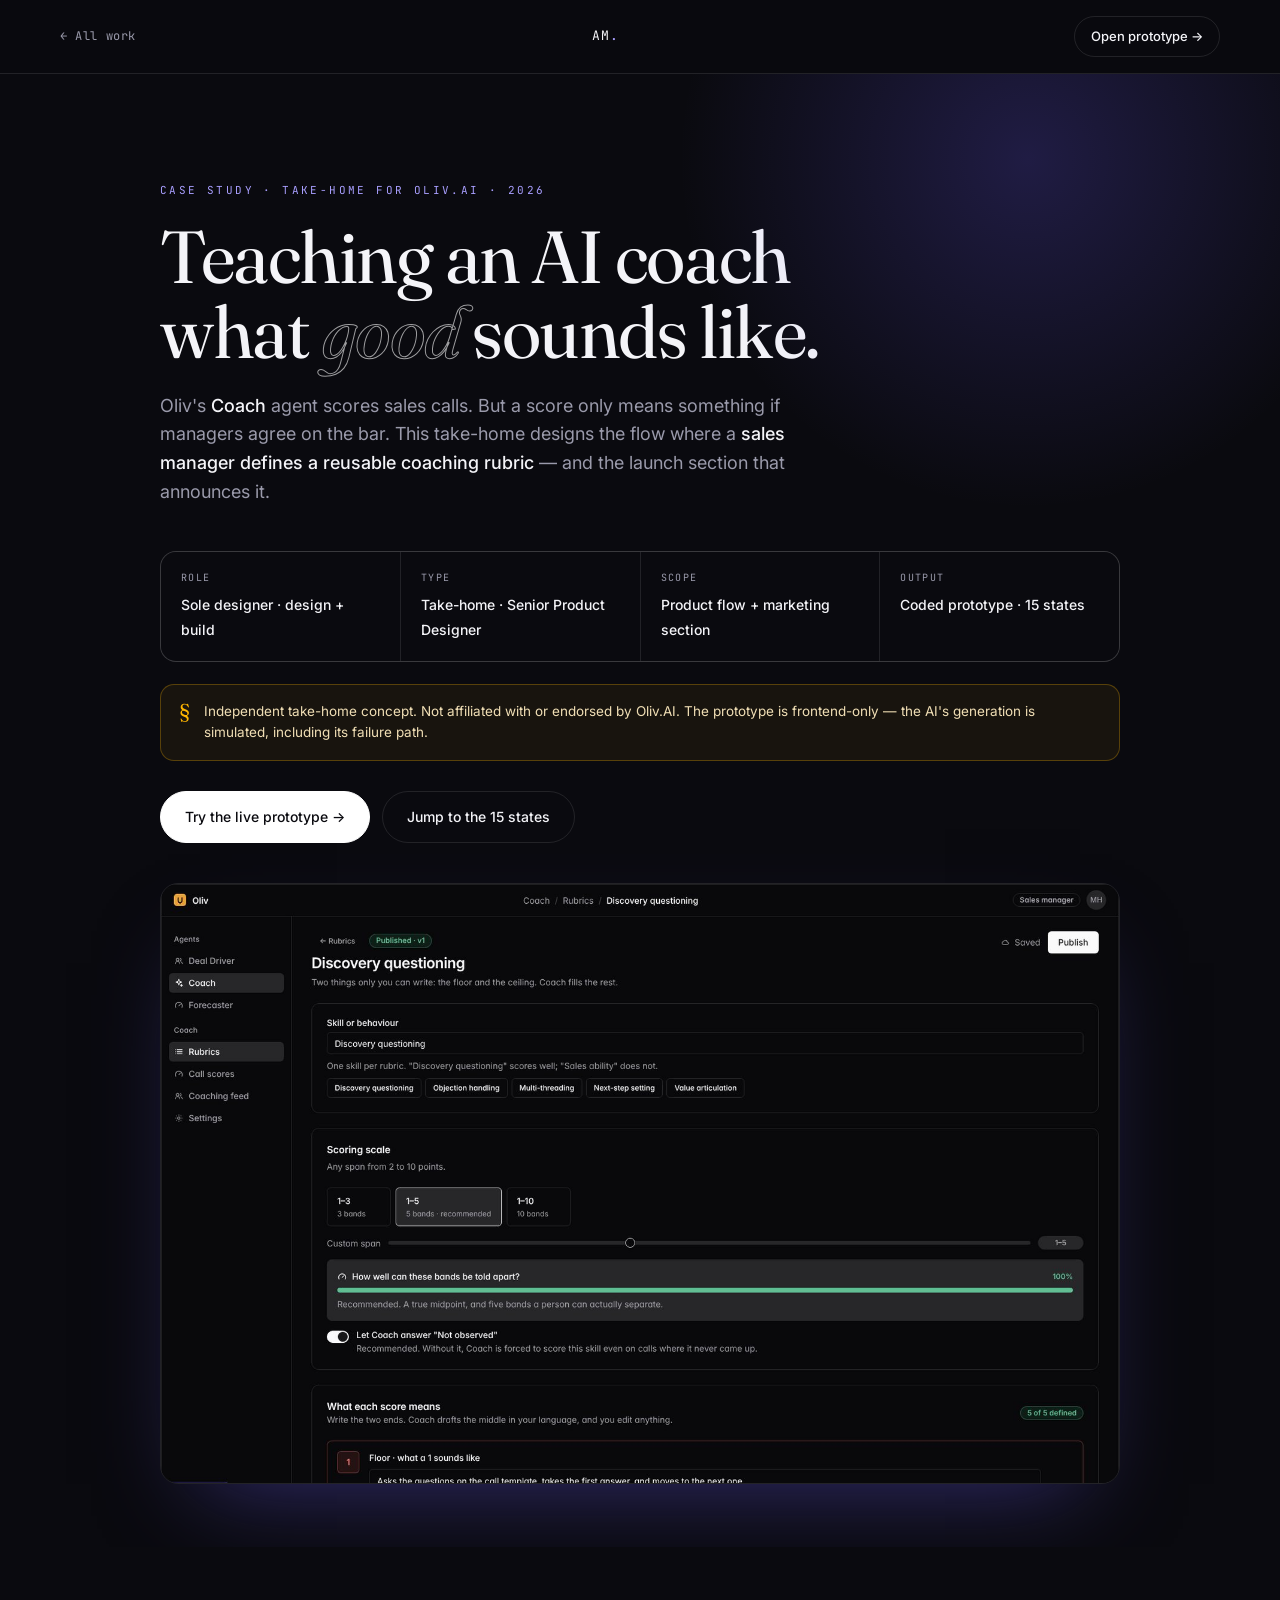
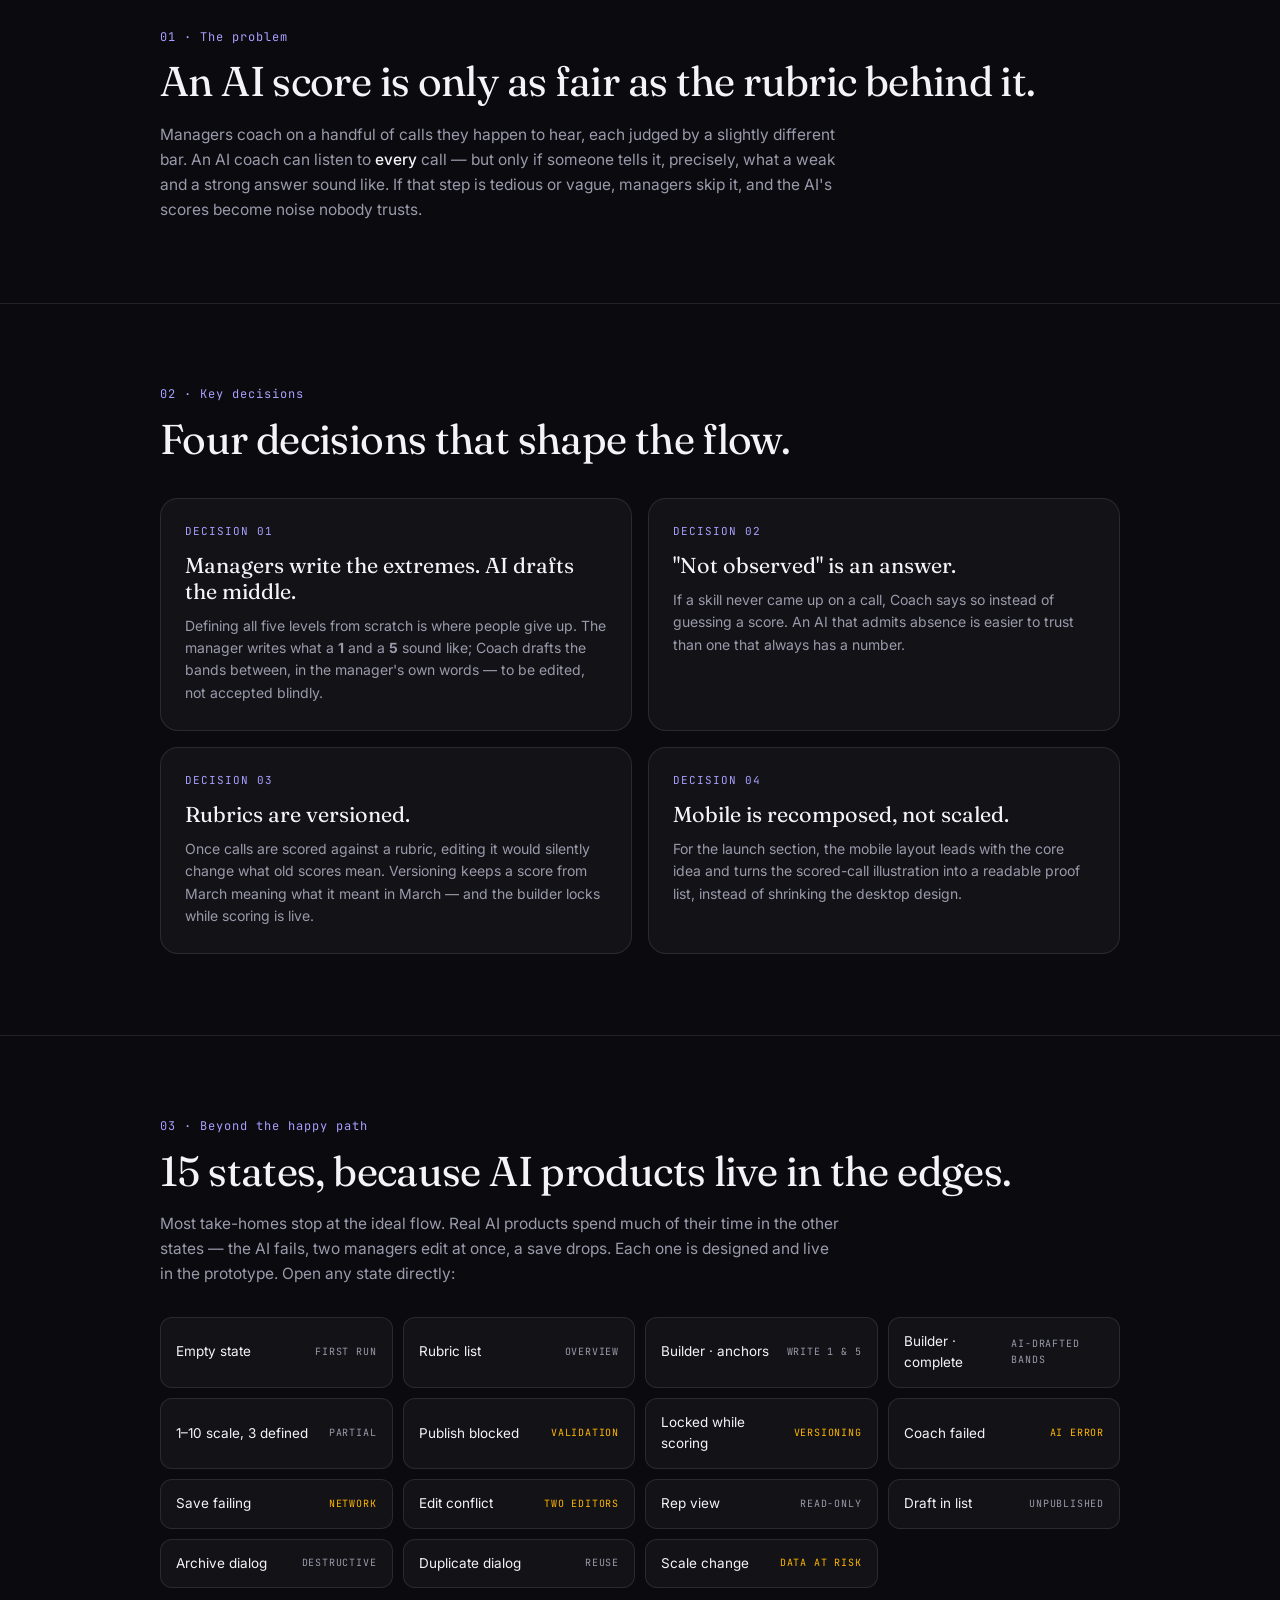
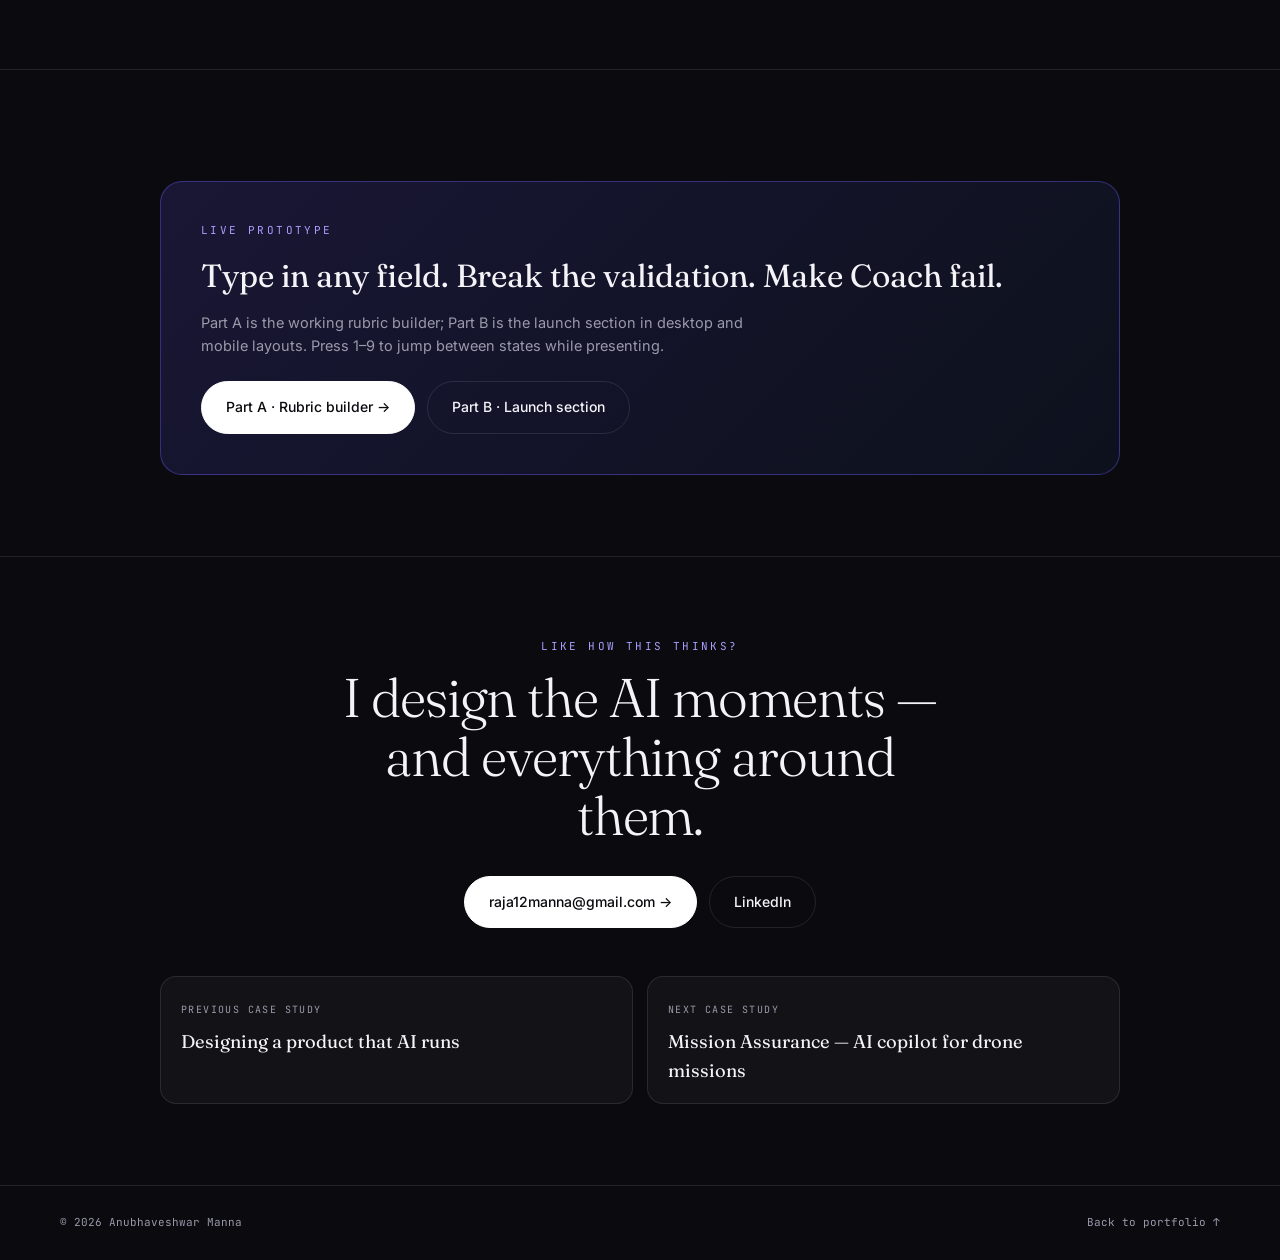
<file: work/oliv.html>
<!DOCTYPE html>
<html lang="en">
<head>
<meta charset="UTF-8" />
<meta name="viewport" content="width=device-width, initial-scale=1.0" />
<title>Oliv Coach — AI rubric builder · Anubhaveshwar Manna</title>
<meta name="description" content="A take-home concept for Oliv.AI: the flow where a sales manager teaches an AI coach what good sounds like — 15 designed states, from empty to edit conflicts." />
<meta name="theme-color" content="#0a0a0f" />
<meta property="og:title" content="Oliv Coach — AI rubric builder" />
<meta property="og:description" content="Teaching an AI coach what good sounds like. 15 designed states, live prototype." />
<meta property="og:image" content="https://raja12manna-crypto.github.io/anubhav-portfolio/work/oliv-cover.jpg" />
<link rel="icon" href="data:image/svg+xml,%3Csvg xmlns='http://www.w3.org/2000/svg' viewBox='0 0 64 64'%3E%3Crect width='64' height='64' rx='14' fill='%230a0a0f'/%3E%3Ctext x='9' y='42' font-family='Georgia,serif' font-size='30' fill='%23fff'%3EAM%3C/text%3E%3Ccircle cx='53' cy='40' r='4' fill='%236d5cff'/%3E%3C/svg%3E" />
<link rel="preconnect" href="https://fonts.googleapis.com" />
<link rel="preconnect" href="https://fonts.gstatic.com" crossorigin />
<link href="https://fonts.googleapis.com/css2?family=Fraunces:ital,opsz,wght@0,9..144,300;0,9..144,400;1,9..144,400&family=Inter:wght@400;500;600&family=JetBrains+Mono:wght@400;500&display=swap" rel="stylesheet" />
<link rel="stylesheet" href="case.css" />
<style>
  .shot{margin-top:40px;border-radius:18px;overflow:hidden;border:1px solid var(--line);box-shadow:0 40px 90px -40px rgba(80,70,180,.6)}
  .shot img{display:block;width:100%;height:auto}
  .states{display:grid;grid-template-columns:repeat(auto-fill,minmax(210px,1fr));gap:10px;margin-top:30px}
  .states a{display:flex;justify-content:space-between;align-items:center;gap:10px;padding:13px 15px;border-radius:12px;border:1px solid var(--line);background:var(--card);text-decoration:none;font-size:13.5px;transition:border-color .25s,background .25s}
  .states a:hover{border-color:var(--accent);background:rgba(109,92,255,.1)}
  .states a small{font-family:var(--mono);font-size:10px;letter-spacing:.8px;text-transform:uppercase;color:var(--mute)}
  .states a.hard small{color:#ffb600}
</style>
</head>
<body>
<div class="progress" id="progress"></div>
<nav class="cs-nav">
  <a class="back" href="../#work">← All work</a>
  <a class="brand" href="../">AM<i>.</i></a>
  <a class="cta" href="oliv-prototype/#part-a">Open prototype →</a>
</nav>

<main>
<header class="hero">
  <div class="wrap">
    <div class="kicker rv">Case study · Take-home for Oliv.AI · 2026</div>
    <h1 class="rv">Teaching an AI coach what <em>good</em> sounds like.</h1>
    <p class="lede rv">Oliv's <b>Coach</b> agent scores sales calls. But a score only means something if managers agree on the bar. This take-home designs the flow where a <b>sales manager defines a reusable coaching rubric</b> — and the launch section that announces it.</p>
    <div class="meta rv">
      <div><span>Role</span><b>Sole designer · design + build</b></div>
      <div><span>Type</span><b>Take-home · Senior Product Designer</b></div>
      <div><span>Scope</span><b>Product flow + marketing section</b></div>
      <div><span>Output</span><b>Coded prototype · 15 states</b></div>
    </div>
    <div class="note rv">Independent take-home concept. Not affiliated with or endorsed by Oliv.AI. The prototype is frontend-only — the AI's generation is simulated, including its failure path.</div>
    <div class="btn-row rv"><a class="btn btn-primary" href="oliv-prototype/#part-a">Try the live prototype →</a><a class="btn btn-ghost" href="#states">Jump to the 15 states</a></div>
    <div class="shot rv"><img src="oliv-cover.jpg" width="1600" height="1000" alt="Oliv Coach rubric builder prototype — the rubric builder screen with anchor bands for a 1 and a 5" loading="eager" /></div>
  </div>
</header>

<section>
  <div class="wrap">
    <div class="sec-num rv">01 · The problem</div>
    <h2 class="sec rv">An AI score is only as fair as the rubric behind it.</h2>
    <p class="body rv">Managers coach on a handful of calls they happen to hear, each judged by a slightly different bar. An AI coach can listen to <b>every</b> call — but only if someone tells it, precisely, what a weak and a strong answer sound like. If that step is tedious or vague, managers skip it, and the AI's scores become noise nobody trusts.</p>
  </div>
</section>

<section>
  <div class="wrap">
    <div class="sec-num rv">02 · Key decisions</div>
    <h2 class="sec rv">Four decisions that shape the flow.</h2>
    <div class="grid g2">
      <div class="card rv"><div class="n">DECISION 01</div><h3>Managers write the extremes. AI drafts the middle.</h3><p>Defining all five levels from scratch is where people give up. The manager writes what a <b>1</b> and a <b>5</b> sound like; Coach drafts the bands between, in the manager's own words — to be edited, not accepted blindly.</p></div>
      <div class="card rv"><div class="n">DECISION 02</div><h3>"Not observed" is an answer.</h3><p>If a skill never came up on a call, Coach says so instead of guessing a score. An AI that admits absence is easier to trust than one that always has a number.</p></div>
      <div class="card rv"><div class="n">DECISION 03</div><h3>Rubrics are versioned.</h3><p>Once calls are scored against a rubric, editing it would silently change what old scores mean. Versioning keeps a score from March meaning what it meant in March — and the builder locks while scoring is live.</p></div>
      <div class="card rv"><div class="n">DECISION 04</div><h3>Mobile is recomposed, not scaled.</h3><p>For the launch section, the mobile layout leads with the core idea and turns the scored-call illustration into a readable proof list, instead of shrinking the desktop design.</p></div>
    </div>
  </div>
</section>

<section id="states">
  <div class="wrap">
    <div class="sec-num rv">03 · Beyond the happy path</div>
    <h2 class="sec rv">15 states, because AI products live in the edges.</h2>
    <p class="body rv">Most take-homes stop at the ideal flow. Real AI products spend much of their time in the other states — the AI fails, two managers edit at once, a save drops. Each one is designed and live in the prototype. Open any state directly:</p>
    <div class="states rv">
      <a href="oliv-prototype/#part-a?state=empty">Empty state <small>First run</small></a>
      <a href="oliv-prototype/#part-a?state=list">Rubric list <small>Overview</small></a>
      <a href="oliv-prototype/#part-a?state=anchors">Builder · anchors <small>Write 1 &amp; 5</small></a>
      <a href="oliv-prototype/#part-a?state=ladder">Builder · complete <small>AI-drafted bands</small></a>
      <a href="oliv-prototype/#part-a?state=incomplete">1–10 scale, 3 defined <small>Partial</small></a>
      <a class="hard" href="oliv-prototype/#part-a?state=validation">Publish blocked <small>Validation</small></a>
      <a class="hard" href="oliv-prototype/#part-a?state=locked">Locked while scoring <small>Versioning</small></a>
      <a class="hard" href="oliv-prototype/#part-a?state=aifail">Coach failed <small>AI error</small></a>
      <a class="hard" href="oliv-prototype/#part-a?state=savefail">Save failing <small>Network</small></a>
      <a class="hard" href="oliv-prototype/#part-a?state=conflict">Edit conflict <small>Two editors</small></a>
      <a href="oliv-prototype/#part-a?state=readonly">Rep view <small>Read-only</small></a>
      <a href="oliv-prototype/#part-a?state=draft">Draft in list <small>Unpublished</small></a>
      <a href="oliv-prototype/#part-a?state=archive">Archive dialog <small>Destructive</small></a>
      <a href="oliv-prototype/#part-a?state=duplicate">Duplicate dialog <small>Reuse</small></a>
      <a class="hard" href="oliv-prototype/#part-a?state=scalechange">Scale change <small>Data at risk</small></a>
    </div>
  </div>
</section>

<section>
  <div class="wrap">
    <div class="proto rv">
      <div class="kicker">Live prototype</div>
      <h3>Type in any field. Break the validation. Make Coach fail.</h3>
      <p>Part A is the working rubric builder; Part B is the launch section in desktop and mobile layouts. Press 1–9 to jump between states while presenting.</p>
      <div class="btn-row" style="margin-top:6px"><a class="btn btn-primary" href="oliv-prototype/#part-a">Part A · Rubric builder →</a><a class="btn btn-ghost" href="oliv-prototype/#part-b">Part B · Launch section</a></div>
    </div>
  </div>
</section>

<section class="end">
  <div class="wrap">
    <div class="kicker rv">Like how this thinks?</div>
    <h2 class="rv">I design the AI moments — and everything around them.</h2>
    <div class="btn-row rv">
      <a class="btn btn-primary" href="mailto:raja12manna@gmail.com?subject=About%20the%20Oliv%20Coach%20case%20study">raja12manna@gmail.com →</a>
      <a class="btn btn-ghost" href="https://www.linkedin.com/in/anubhav-manna-069419177" target="_blank" rel="noopener">LinkedIn</a>
    </div>
    <div class="next rv">
      <a href="anarix.html"><span>Previous case study</span><b>Designing a product that AI runs</b></a>
      <a href="https://raja12manna-crypto.github.io/missionassurance/case-study.html"><span>Next case study</span><b>Mission Assurance — AI copilot for drone missions</b></a>
    </div>
  </div>
</section>
</main>

<footer><span>© 2026 Anubhaveshwar Manna</span><a href="../">Back to portfolio ↑</a></footer>
<script src="case.js"></script>
</body>
</html>
</file>
<file: work/case.css>
/* Shared case-study template — matches the portfolio homepage */
:root{
  --accent:#6d5cff;--accent-2:#3d8bff;--accent-text:#a99fff;--ok:#3ddc97;
  --serif:'Fraunces',Georgia,serif;--sans:'Inter',system-ui,sans-serif;--mono:'JetBrains Mono',monospace;
  --ease:cubic-bezier(.22,1,.36,1);
  --bg:#0a0a0f;--bg-2:#12111c;--fg:#f4f4f8;--mute:#9a9aab;--line:rgba(255,255,255,.10);--card:rgba(255,255,255,.035);
}
*{margin:0;padding:0;box-sizing:border-box}
html{scroll-behavior:smooth}
body{font-family:var(--sans);background:var(--bg);color:var(--fg);-webkit-font-smoothing:antialiased;line-height:1.6;overflow-x:hidden}
a{color:inherit}
::selection{background:var(--accent);color:#fff}
:focus-visible{outline:2px solid var(--accent);outline-offset:3px;border-radius:4px}
.progress{position:fixed;top:0;left:0;height:2px;width:0;background:linear-gradient(90deg,var(--accent),var(--accent-2));z-index:50}

.cs-nav{position:sticky;top:0;z-index:40;display:flex;justify-content:space-between;align-items:center;gap:16px;
        padding:16px clamp(16px,5vw,60px);background:rgba(10,10,15,.82);backdrop-filter:blur(14px);-webkit-backdrop-filter:blur(14px);border-bottom:1px solid var(--line)}
.cs-nav .back{font-family:var(--mono);font-size:12px;letter-spacing:.6px;text-decoration:none;color:var(--mute);transition:color .3s}
.cs-nav .back:hover{color:var(--fg)}
.cs-nav .brand{font-family:var(--mono);font-size:13px;letter-spacing:1px;text-decoration:none}
.cs-nav .brand i{color:var(--accent-text);font-style:normal}
.cs-nav .cta{font-size:13px;font-weight:500;text-decoration:none;padding:9px 16px;border-radius:100px;border:1px solid var(--line);transition:background .3s,border-color .3s}
.cs-nav .cta:hover{border-color:var(--accent);background:rgba(109,92,255,.14)}
@media(max-width:560px){.cs-nav .brand{display:none}}

.wrap{max-width:1080px;margin:0 auto;padding:0 clamp(16px,5vw,60px)}
.narrow{max-width:760px}
section{padding:clamp(56px,9vh,110px) 0;border-bottom:1px solid var(--line)}
section:last-of-type{border-bottom:0}

.hero{padding:clamp(64px,12vh,140px) 0 clamp(40px,7vh,80px);position:relative;overflow:hidden;border-bottom:0}
.hero::before{content:'';position:absolute;inset:-20% -10% auto auto;width:60vw;height:60vw;max-width:760px;max-height:760px;border-radius:50%;
              background:radial-gradient(circle,rgba(109,92,255,.22),transparent 65%);pointer-events:none}
.kicker{font-family:var(--mono);font-size:11px;letter-spacing:2.4px;text-transform:uppercase;color:var(--accent-text)}
.hero h1{font-family:var(--serif);font-weight:400;font-size:clamp(2.2rem,6vw,4.6rem);line-height:1.02;letter-spacing:-.02em;margin:20px 0 22px;max-width:16ch}
.hero h1 em{font-style:italic;color:transparent;-webkit-text-stroke:1px rgba(255,255,255,.6)}
.lede{font-size:clamp(15px,1.6vw,18px);color:var(--mute);max-width:640px}
.lede b{color:var(--fg);font-weight:500}

.meta{display:grid;grid-template-columns:repeat(4,1fr);gap:1px;background:var(--line);border:1px solid var(--line);border-radius:16px;overflow:hidden;margin-top:44px}
.meta div{background:var(--bg);padding:18px 20px}
.meta span{display:block;font-family:var(--mono);font-size:10px;letter-spacing:1.4px;text-transform:uppercase;color:var(--mute);margin-bottom:6px}
.meta b{font-weight:500;font-size:14px}
@media(max-width:760px){.meta{grid-template-columns:1fr 1fr}}

.note{display:flex;gap:14px;align-items:flex-start;margin-top:22px;padding:16px 18px;border-radius:14px;border:1px solid rgba(255,182,0,.28);background:rgba(255,182,0,.06);font-size:13.5px;color:#f1dfb5}
.note::before{content:'§';font-family:var(--serif);font-size:20px;line-height:1;color:#ffb600}

h2.sec{font-family:var(--serif);font-weight:400;font-size:clamp(1.7rem,3.6vw,2.6rem);letter-spacing:-.015em;line-height:1.1;margin:12px 0 18px}
.sec-num{font-family:var(--mono);font-size:12px;color:var(--accent-text);letter-spacing:1px}
p.body{color:var(--mute);font-size:15.5px;max-width:680px}
p.body+p.body{margin-top:14px}
p.body b{color:var(--fg);font-weight:500}

.grid{display:grid;gap:16px;margin-top:36px}
.g3{grid-template-columns:repeat(3,1fr)}.g2{grid-template-columns:repeat(2,1fr)}
@media(max-width:860px){.g3,.g2{grid-template-columns:1fr}}
.card{border:1px solid var(--line);border-radius:18px;padding:24px 24px 26px;background:var(--card);transition:transform .4s var(--ease),border-color .4s var(--ease)}
.card:hover{transform:translateY(-4px);border-color:rgba(109,92,255,.45)}
.card .n{font-family:var(--mono);font-size:11px;letter-spacing:1px;color:var(--accent-text)}
.card h3{font-family:var(--serif);font-weight:400;font-size:1.35rem;line-height:1.2;margin:12px 0 10px}
.card p{font-size:14px;color:var(--mute)}
.card .q{display:block;margin-top:14px;padding-top:14px;border-top:1px dashed var(--line);font-size:13.5px;color:var(--fg)}
.card .q::before{content:'Decision → ';font-family:var(--mono);font-size:10px;letter-spacing:1px;color:var(--accent-text);text-transform:uppercase}

.principles{list-style:none;margin-top:30px;display:grid;gap:12px}
.principles li{display:grid;grid-template-columns:44px 1fr;gap:14px;align-items:start;padding:18px 0;border-top:1px solid var(--line)}
.principles li:last-child{border-bottom:1px solid var(--line)}
.principles .k{font-family:var(--mono);font-size:12px;color:var(--accent-text);padding-top:3px}
.principles b{display:block;font-family:var(--serif);font-weight:400;font-size:1.2rem;margin-bottom:4px}
.principles span{color:var(--mute);font-size:14.5px}

.chips{display:flex;flex-wrap:wrap;gap:8px;margin-top:26px}
.chips span{font-family:var(--mono);font-size:11px;letter-spacing:.4px;padding:7px 12px;border-radius:100px;border:1px solid var(--line);background:var(--card)}
.chips a{font-family:var(--mono);font-size:11px;letter-spacing:.4px;padding:7px 12px;border-radius:100px;border:1px solid rgba(109,92,255,.45);background:rgba(109,92,255,.08);text-decoration:none;color:#d9d5ff;transition:background .25s,color .25s}
.chips a:hover{background:var(--accent);color:#fff}

.proto{display:flex;flex-direction:column;gap:18px;align-items:flex-start;margin-top:30px;padding:clamp(24px,4vw,40px);border-radius:22px;
       border:1px solid rgba(109,92,255,.4);background:linear-gradient(135deg,rgba(109,92,255,.16),rgba(61,139,255,.06))}
.proto h3{font-family:var(--serif);font-weight:400;font-size:clamp(1.5rem,3vw,2rem);line-height:1.1}
.proto p{color:var(--mute);font-size:14.5px;max-width:560px}

.btn{display:inline-flex;align-items:center;gap:10px;padding:14px 24px;border-radius:100px;font-size:14px;font-weight:500;text-decoration:none;border:1px solid var(--line);transition:background .35s var(--ease),color .35s var(--ease),border-color .35s var(--ease)}
.btn-primary{background:#fff;color:#0a0a0f;border-color:#fff}
.btn-primary:hover{background:var(--accent);border-color:var(--accent);color:#fff}
.btn-ghost:hover{border-color:var(--accent);background:rgba(109,92,255,.12)}
.btn-row{display:flex;flex-wrap:wrap;gap:12px;margin-top:30px}

.end{text-align:center}
.end h2{font-family:var(--serif);font-weight:300;font-size:clamp(1.9rem,5vw,3.4rem);letter-spacing:-.02em;line-height:1.08;max-width:18ch;margin:14px auto 0}
.end .btn-row{justify-content:center}
.next{display:grid;grid-template-columns:1fr 1fr;gap:14px;margin-top:48px;text-align:left}
@media(max-width:640px){.next{grid-template-columns:1fr}}
.next a{display:block;text-decoration:none;border:1px solid var(--line);border-radius:16px;padding:18px 20px;background:var(--card);transition:border-color .3s}
.next a:hover{border-color:var(--accent)}
.next span{font-family:var(--mono);font-size:10px;letter-spacing:1.4px;text-transform:uppercase;color:var(--mute)}
.next b{display:block;font-family:var(--serif);font-weight:400;font-size:1.15rem;margin-top:6px}
footer{padding:28px clamp(16px,5vw,60px);display:flex;justify-content:space-between;flex-wrap:wrap;gap:10px;font-family:var(--mono);font-size:11px;color:var(--mute);border-top:1px solid var(--line)}
footer a{text-decoration:none}footer a:hover{color:var(--fg)}

.rv{opacity:0;transform:translateY(26px);transition:opacity .8s var(--ease),transform .8s var(--ease)}
.rv.in{opacity:1;transform:none}
@media(prefers-reduced-motion:reduce){*{transition:none!important;animation:none!important}.rv{opacity:1;transform:none}}
</file>
